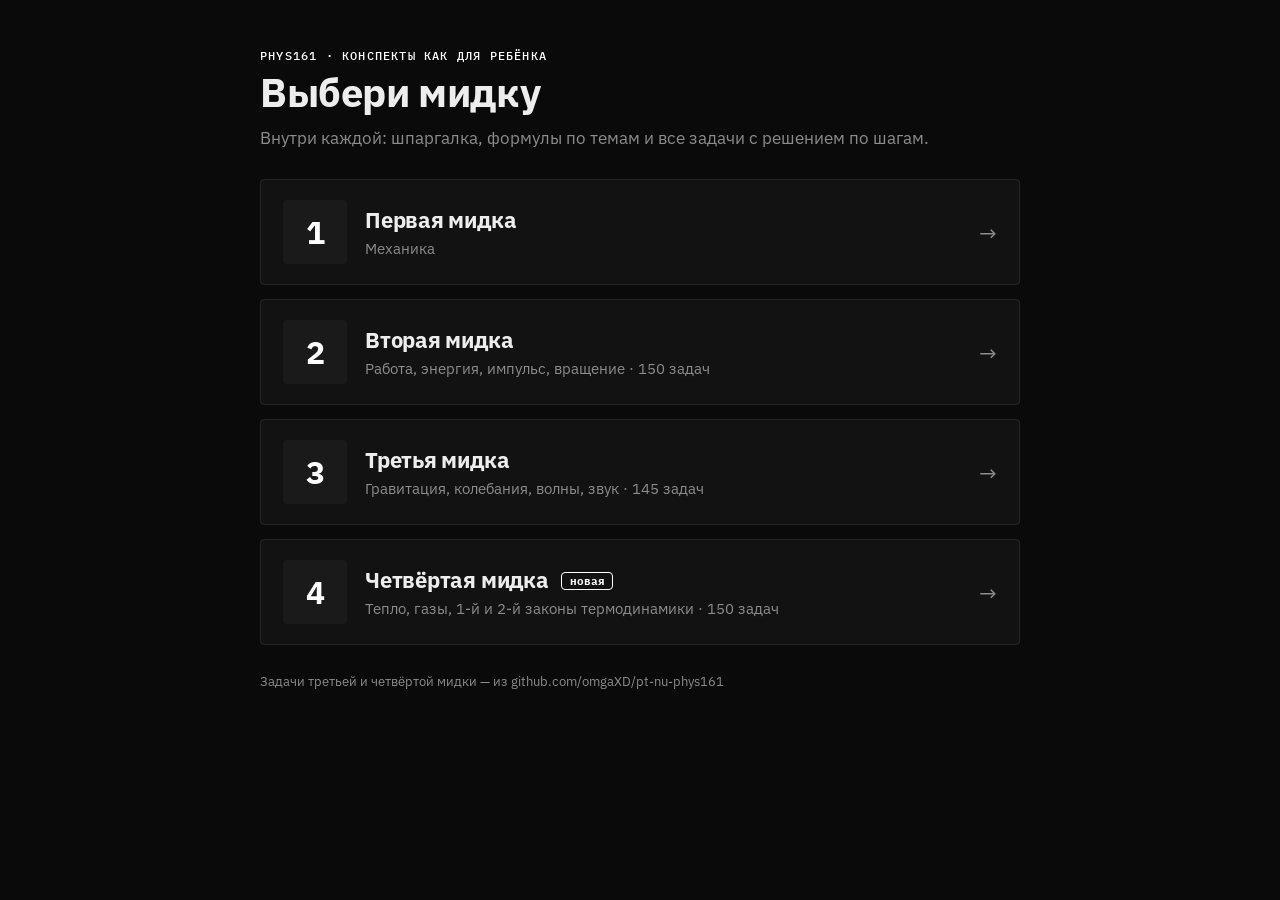
<file: index.html>
<!DOCTYPE html>
<html lang="ru">
<head>
<meta charset="utf-8"/>
<meta name="viewport" content="width=device-width, initial-scale=1"/>
<title>PHYS161 · Мидки</title>
<link rel="preconnect" href="https://fonts.googleapis.com"/>
<link rel="preconnect" href="https://fonts.gstatic.com" crossorigin/>
<link href="https://fonts.googleapis.com/css2?family=Fraunces:opsz,wght@9..144,600;9..144,700&family=IBM+Plex+Mono:wght@400;500&family=IBM+Plex+Sans:wght@400;500;600&display=swap" rel="stylesheet"/>
<style>
:root{
  --bg:#f2efe6; --surface:#ffffff; --ink:#23262b; --ink-muted:#63666f;
  --accent:#35625c; --accent-soft:#e3ebe7; --accent-2:#a9781f; --rule:#ddd7c8;
}
@media (prefers-color-scheme: dark){
  :root:not([data-theme="light"]){
    --bg:#1b1d1f; --surface:#242729; --ink:#e8e6df; --ink-muted:#9a9d9f;
    --accent:#7bb0a5; --accent-soft:#26332f; --accent-2:#dcae54; --rule:#37393c;
  }
}
:root[data-theme="dark"]{
  --bg:#1b1d1f; --surface:#242729; --ink:#e8e6df; --ink-muted:#9a9d9f;
  --accent:#7bb0a5; --accent-soft:#26332f; --accent-2:#dcae54; --rule:#37393c;
}
*{box-sizing:border-box;}
html,body{margin:0; background:var(--bg); color:var(--ink); color-scheme:light dark;}
body{font-family:"IBM Plex Sans", system-ui, sans-serif; padding:0 16px;}
.wrap{max-width:760px; margin:0 auto; padding:48px 0 40px; display:flex; flex-direction:column; gap:28px;}
.eyebrow{font-family:"IBM Plex Mono",monospace; font-size:12px; letter-spacing:.1em; text-transform:uppercase; color:var(--accent); font-weight:500;}
h1{font-family:"Fraunces", Georgia, serif; margin:6px 0 0; font-size:clamp(28px,6vw,40px); line-height:1.15;}
.lead{color:var(--ink-muted); font-size:17px; margin:10px 0 0; line-height:1.55;}
.cards{display:grid; gap:14px;}
a.card{display:grid; grid-template-columns:64px 1fr auto; align-items:center; gap:18px; padding:20px 22px;
  background:var(--surface); border:1px solid var(--rule); border-radius:16px; color:inherit; text-decoration:none;
  transition:border-color .15s, transform .15s;}
a.card:hover{border-color:var(--accent); transform:translateY(-2px);}
a.card:focus-visible{outline:2px solid var(--accent); outline-offset:3px;}
.num{width:64px; height:64px; border-radius:14px; background:var(--accent-soft); color:var(--accent);
  font-family:"Fraunces", Georgia, serif; font-size:32px; font-weight:700; display:grid; place-items:center;}
.card h2{font-family:"Fraunces", Georgia, serif; margin:0; font-size:22px;}
.card p{margin:4px 0 0; color:var(--ink-muted); font-size:15px; line-height:1.5;}
.arrow{color:var(--ink-muted); font-size:22px;}
.badge{display:inline-block; font-family:"IBM Plex Mono",monospace; font-size:11px; color:var(--accent-2); border:1px solid currentColor; border-radius:999px; padding:1px 8px; margin-left:8px; vertical-align:3px;}
footer{color:var(--ink-muted); font-size:13px;}
@media (max-width:480px){ a.card{grid-template-columns:48px 1fr; padding:16px;} .num{width:48px; height:48px; font-size:24px;} .arrow{display:none;} }
</style>
<link rel="stylesheet" href="theme.css"/>
</head>
<body>
<div class="wrap">
  <header>
    <div class="eyebrow">PHYS161 · Конспекты как для ребёнка</div>
    <h1>Выбери мидку</h1>
    <p class="lead">Внутри каждой: шпаргалка, формулы по темам и все задачи с решением по шагам.</p>
  </header>
  <nav class="cards">
    <a class="card" href="phys161.html">
      <div class="num">1</div>
      <div><h2>Первая мидка</h2><p>Механика</p></div>
      <div class="arrow">→</div>
    </a>
    <a class="card" href="ex2.html">
      <div class="num">2</div>
      <div><h2>Вторая мидка</h2><p>Работа, энергия, импульс, вращение · 150 задач</p></div>
      <div class="arrow">→</div>
    </a>
    <a class="card" href="ex3.html">
      <div class="num">3</div>
      <div><h2>Третья мидка</h2><p>Гравитация, колебания, волны, звук · 145 задач</p></div>
      <div class="arrow">→</div>
    </a>
    <a class="card" href="ex4.html">
      <div class="num">4</div>
      <div><h2>Четвёртая мидка <span class="badge">новая</span></h2><p>Тепло, газы, 1-й и 2-й законы термодинамики · 150 задач</p></div>
      <div class="arrow">→</div>
    </a>
  </nav>
  <footer>Задачи третьей и четвёртой мидки — из github.com/omgaXD/pt-nu-phys161</footer>
</div>
</body>
</html>
</file>
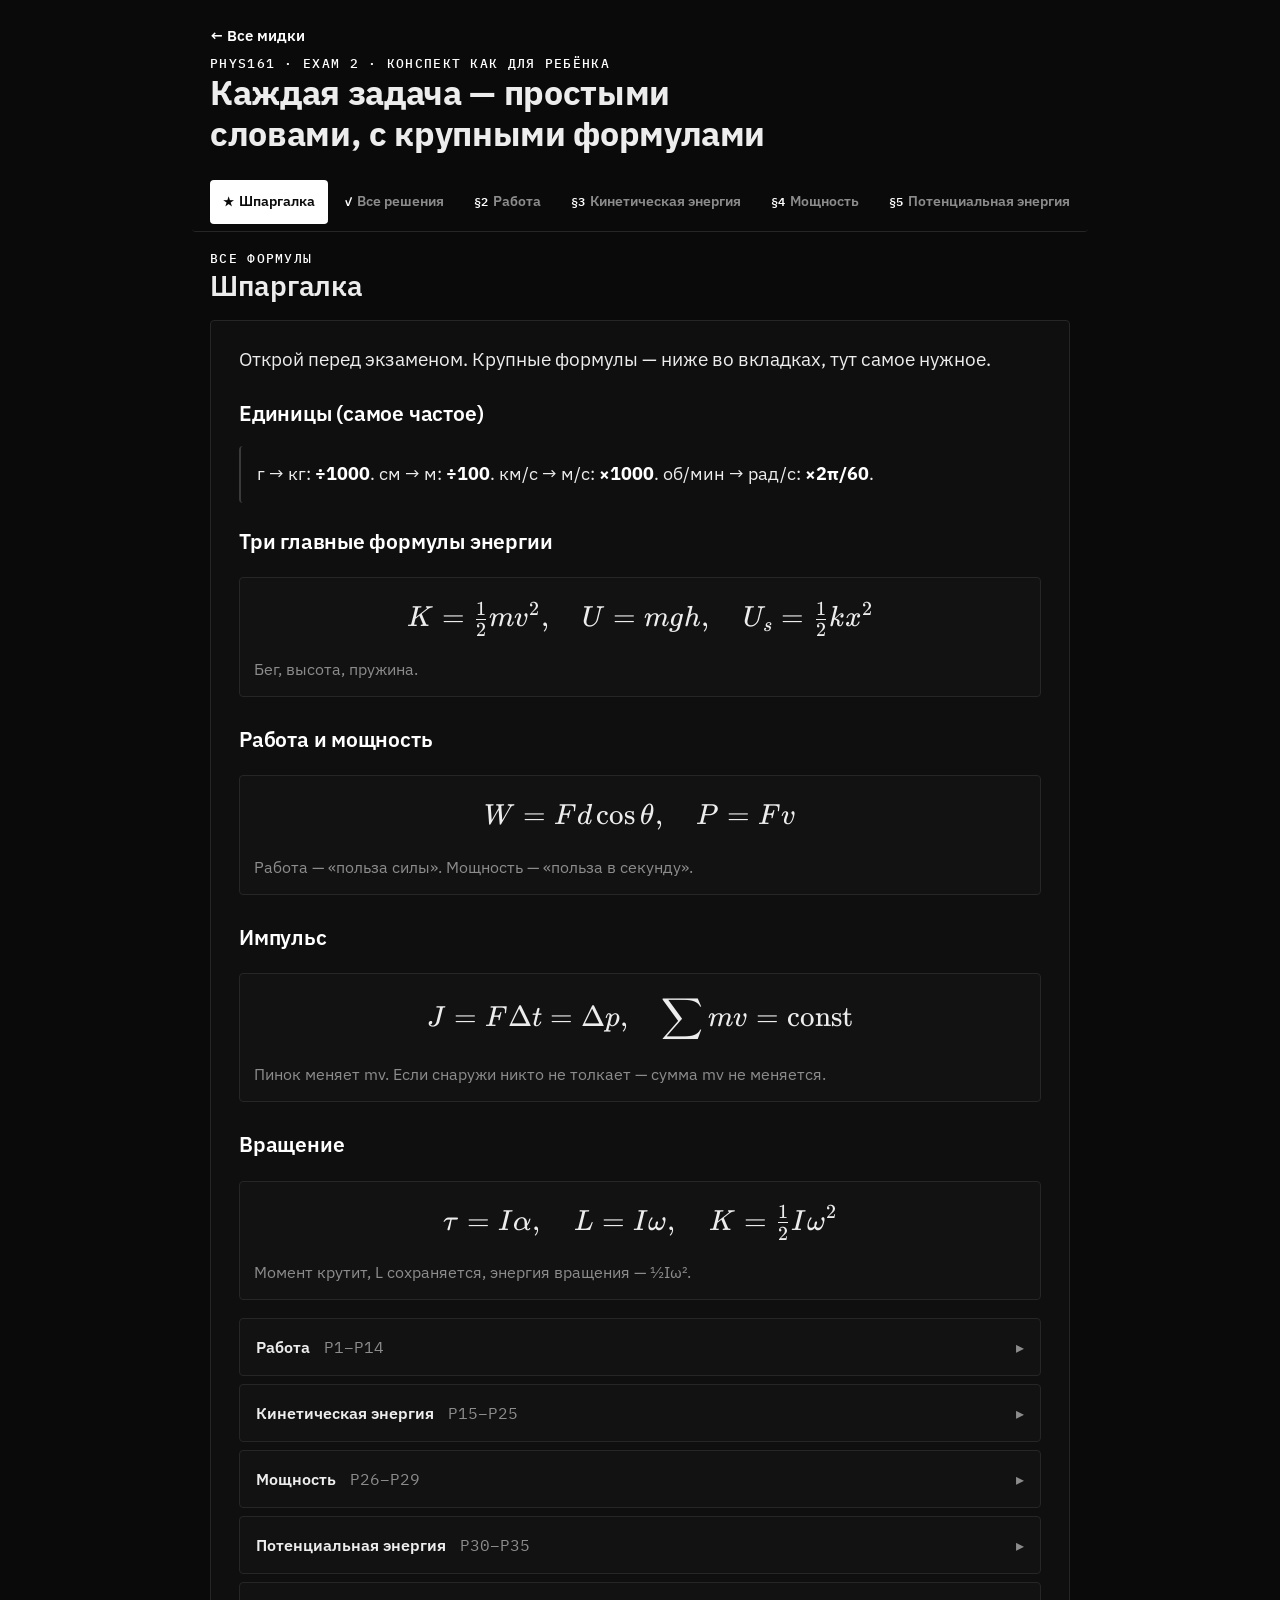
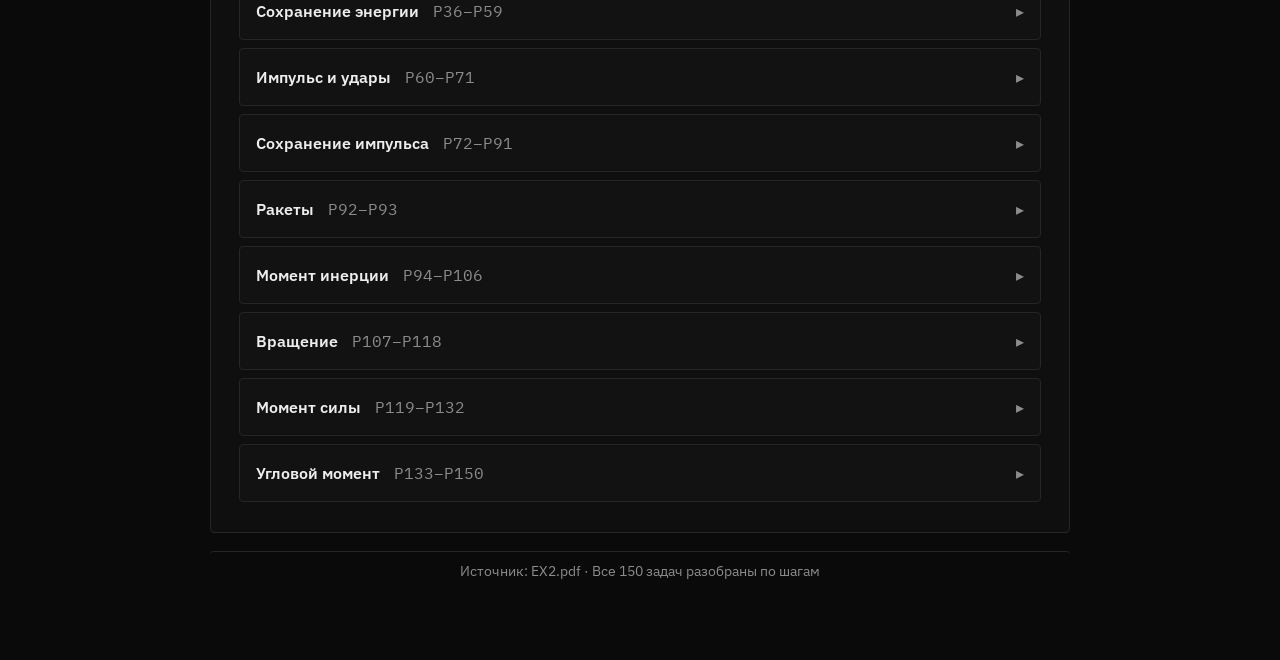
<file: ex2.html>
<!DOCTYPE html>
<html lang="ru">
<head>
<meta charset="utf-8"/>
<meta name="viewport" content="width=device-width, initial-scale=1"/>
<title>PHYS161 · Exam 2 · как для ребёнка</title>
<link rel="preconnect" href="https://fonts.googleapis.com"/>
<link rel="preconnect" href="https://fonts.gstatic.com" crossorigin/>
<link href="https://fonts.googleapis.com/css2?family=Fraunces:opsz,wght@9..144,600;9..144,700&family=IBM+Plex+Mono:wght@400;500;600&family=IBM+Plex+Sans:wght@400;500;600;700&display=swap" rel="stylesheet"/>
<link rel="stylesheet" href="vendor/katex/katex.min.css"/>
<script defer src="vendor/katex/katex.min.js"></script>
<script defer src="vendor/katex/auto-render.min.js"></script>
<style>

:root{
  --bg:#f2efe6; --surface:#ffffff; --ink:#23262b; --ink-muted:#63666f;
  --accent:#35625c; --accent-soft:#e3ebe7; --accent-2:#a9781f; --accent-2-soft:#f2e9d3;
  --rule:#ddd7c8; --story-bg:#fbf9f3; --warn:#a1432b; --warn-soft:#f6e6de;
}
@media (prefers-color-scheme: dark){
  :root:not([data-theme="light"]){
    --bg:#1b1d1f; --surface:#242729; --ink:#e8e6df; --ink-muted:#9a9d9f;
    --accent:#7bb0a5; --accent-soft:#26332f; --accent-2:#dcae54; --accent-2-soft:#33291a; --rule:#37393c; --story-bg:#20232a;
    --warn:#e08a6c; --warn-soft:#3a271f;
  }
}
:root[data-theme="dark"]{
  --bg:#1b1d1f; --surface:#242729; --ink:#e8e6df; --ink-muted:#9a9d9f;
  --accent:#7bb0a5; --accent-soft:#26332f; --accent-2:#dcae54; --accent-2-soft:#33291a; --rule:#37393c; --story-bg:#20232a;
  --warn:#e08a6c; --warn-soft:#3a271f;
}
*{box-sizing:border-box; -webkit-tap-highlight-color:transparent;}
html,body{margin:0; background:var(--bg); color-scheme:light dark;}
body{color:var(--ink); font-family:"IBM Plex Sans", system-ui, sans-serif; padding:0 18px; font-size:19px;}
.wrap{max-width:860px; margin:0 auto; padding-block:22px 80px; display:flex; flex-direction:column; gap:18px; width:100%;}
h1{font-family:"Fraunces", Georgia, serif; text-wrap:balance; margin:0; font-size:clamp(26px,5.5vw,34px); font-weight:700; line-height:1.2;}
h2{font-family:"Fraunces", Georgia, serif; margin:0; font-size:clamp(22px,5vw,28px); font-weight:600;}
h3{font-family:"Fraunces", Georgia, serif; margin:0; font-size:clamp(18px,4.2vw,21px); font-weight:600; color:var(--accent);}
.mono{font-family:"IBM Plex Mono", monospace;}
.eyebrow{font-family:"IBM Plex Mono",monospace; font-size:13px; letter-spacing:.1em; text-transform:uppercase; color:var(--accent); font-weight:500;}
.tabs{
  display:flex; gap:4px; overflow-x:auto; -webkit-overflow-scrolling:touch;
  position:sticky; top:0; background:var(--bg); padding:8px 0; z-index:5;
  border-bottom:1px solid var(--rule); margin:0 -18px; padding-inline:18px;
}
.tab-btn{
  font-family:"IBM Plex Sans",sans-serif; font-size:14px; font-weight:600; white-space:nowrap; flex:0 0 auto;
  padding:11px 13px; border:none; background:none; color:var(--ink-muted); cursor:pointer;
  border-bottom:2px solid transparent; margin-bottom:-1px; border-radius:8px 8px 0 0; min-height:44px;
}
.tab-btn .qn{font-family:"IBM Plex Mono",monospace; color:var(--accent); margin-right:5px; font-size:12px;}
.tab-btn.active{color:var(--accent); border-bottom-color:var(--accent); background:var(--accent-soft);}
.tab-panel{display:none; flex-direction:column; gap:16px; min-width:0;}
.tab-panel.active{display:flex;}
.story{
  background:var(--story-bg); border:1px solid var(--rule); border-radius:16px;
  padding:22px clamp(16px,4vw,28px); display:flex; flex-direction:column; gap:14px;
  font-size:18.5px; line-height:1.75; max-width:100%; min-width:0;
}
.story h3{margin-top:6px;}
.story p{margin:0;}
.story b{color:var(--accent);}
.kid{
  background:var(--accent-soft); border-radius:12px; padding:14px 16px; font-size:17.5px;
  border-left:4px solid var(--accent); line-height:1.65;
}
.warn{
  background:var(--warn-soft); border-radius:12px; padding:14px 16px; font-size:16.5px;
  border-left:4px solid var(--warn); line-height:1.65;
}
.warn b{color:var(--warn);}
.warn ul{margin:8px 0 0; padding-left:22px; display:flex; flex-direction:column; gap:6px;}
.story ol.steps{margin:0; padding-left:24px; display:flex; flex-direction:column; gap:8px; font-size:17.5px;}
.story ol.steps li::marker{color:var(--accent); font-weight:600;}
.refs{
  font-family:"IBM Plex Mono",monospace; font-size:13.5px; color:var(--accent-2);
  background:var(--accent-2-soft); display:inline-block; padding:4px 11px; border-radius:7px; margin-top:2px;
}
.fbox{
  background:var(--surface); border:1px solid var(--rule); border-radius:14px;
  padding:18px 14px 14px; margin:4px 0; min-width:0; max-width:100%;
}
.fbox .eqwrap{overflow-x:auto; overflow-y:hidden; padding-bottom:4px; -webkit-overflow-scrolling:touch;}
.fbox .eqwrap .katex-display{margin:4px 0;}
.fbox .eqwrap .katex{font-size:1.55em;}
.flegend{margin-top:12px; font-size:15.5px; color:var(--ink-muted); line-height:1.6; text-align:left;}
.flegend b{color:var(--ink);}
hr.soft{border:none; border-top:1px solid var(--rule); margin:4px 0;}
details.ref{border:1px solid var(--rule); border-radius:12px; background:var(--surface); overflow:hidden; min-width:0;}
.sec-divider{
  display:flex; align-items:baseline; gap:12px; margin:22px 0 10px; padding-bottom:8px;
  border-bottom:2px solid var(--accent-soft);
}
.sec-divider:first-of-type{margin-top:4px;}
.sec-divider h3{margin:0; font-size:20px;}
.sec-divider .range{color:var(--ink-muted); font-size:13.5px;}
details.prob{
  border:1px solid var(--rule); border-radius:12px; background:var(--surface);
  margin-bottom:9px; overflow:hidden; min-width:0;
}
details.prob > summary{
  list-style:none; cursor:pointer; padding:14px 16px; display:flex; align-items:baseline;
  gap:10px; flex-wrap:wrap; font-size:16.5px; line-height:1.45;
}
details.prob > summary::-webkit-details-marker{display:none;}
details.prob > summary::before{content:"▸"; color:var(--ink-muted); transition:transform .15s; flex:0 0 auto; font-size:18px;}
details.prob[open] > summary::before{transform:rotate(90deg);}
details.prob .pn{color:var(--accent); font-weight:700; font-size:15px; flex:0 0 auto;}
details.prob .ptext{flex:1 1 260px; min-width:0;}
details.prob .ans-badge{
  margin-left:auto; font-size:14px; color:var(--accent-2); background:var(--accent-2-soft);
  padding:4px 10px; border-radius:6px; flex:0 0 auto; font-weight:600;
}
.solution{padding:4px 18px 18px;}
.step-intro{margin:0 0 14px; font-size:17px; color:var(--ink); line-height:1.65; font-style:normal; background:var(--accent-soft); padding:12px 14px; border-radius:10px;}
ol.sol-steps{margin:0; padding-left:26px; display:flex; flex-direction:column; gap:14px;}
ol.sol-steps li{font-size:17px;}
ol.sol-steps li .eqwrap{overflow-x:auto; -webkit-overflow-scrolling:touch; margin-bottom:5px;}
ol.sol-steps li .eqwrap .katex{font-size:1.45em;}
ol.sol-steps li .stepnote{color:var(--ink-muted); font-size:15.5px; line-height:1.55;}
details.ref > summary{list-style:none; cursor:pointer; padding:14px 16px; font-weight:600; font-size:16px; display:flex; align-items:center; gap:8px;}
details.ref > summary::-webkit-details-marker{display:none;}
details.ref > summary::after{content:"▸"; margin-left:auto; color:var(--ink-muted); transition:transform .15s;}
details.ref[open] > summary::after{transform:rotate(90deg);}
.fbody{display:flex; flex-direction:column; gap:2px; padding:0 16px 16px;}
.frow{padding:12px 0; border-top:1px solid var(--rule); font-size:16.5px; min-width:0;}
.frow .eqwrap{overflow-x:auto; -webkit-overflow-scrolling:touch;}
.frow .eqwrap .katex{font-size:1.4em;}
.fbody .frow:first-of-type{border-top:none;}
.frow .note{font-size:15px; color:var(--ink-muted); margin-top:5px;}
.pbody{padding:0 16px 10px;}
ol.problems{list-style:none; margin:0; padding:0; display:flex; flex-direction:column;}
ol.problems li{display:grid; grid-template-columns:42px 1fr; gap:12px; padding:12px 0; border-top:1px solid var(--rule); font-size:16px; line-height:1.55;}
ol.problems li:first-child{border-top:none;}
ol.problems li .pn{font-family:"IBM Plex Mono",monospace; color:var(--accent); font-weight:700; font-size:14px;}
ol.problems li .ans{display:inline-block; margin-top:6px; font-family:"IBM Plex Mono",monospace; font-size:14px; color:var(--accent-2); background:var(--accent-2-soft); padding:3px 9px; border-radius:6px; font-weight:600;}
footer{color:var(--ink-muted); font-size:14px; text-align:center; padding-top:10px; border-top:1px solid var(--rule);}
@media (max-width:420px){
  body{font-size:17.5px;}
  .story{font-size:17px; padding:16px 13px;}
  .fbox .eqwrap .katex{font-size:1.25em;}
}

</style>
<link rel="stylesheet" href="theme.css"/>
</head>
<body>
<div class="wrap">
  <div>
    <a class="back" href="index.html" style="display:inline-block;color:var(--accent);text-decoration:none;font-weight:600;font-size:15px;margin-bottom:10px;">← Все мидки</a>
    <div class="eyebrow">PHYS161 · Exam 2 · Конспект как для ребёнка</div>
    <h1>Каждая задача — простыми словами, с крупными формулами</h1>
  </div>
  <div class="tabs" id="tabs"></div>
  <div id="panels"></div>
  <footer>Источник: EX2.pdf · Все 150 задач разобраны по шагам</footer>
</div>
<script>
const DATA = [{"id": "cheat", "title": "Шпаргалка", "range": "все формулы", "isCheatSheet": true, "formulas": [], "problems": [], "story": "\n  <p>Открой перед экзаменом. Крупные формулы — ниже во вкладках, тут самое нужное.</p>\n  <h3>Единицы (самое частое)</h3>\n  <div class=\"kid\">г → кг: <b>÷1000</b>. см → м: <b>÷100</b>. км/с → м/с: <b>×1000</b>. об/мин → рад/с: <b>×2π/60</b>.</div>\n  <h3>Три главные формулы энергии</h3>\n  <div class=\"fbox\"><div class=\"eqwrap\">\\[K=\\tfrac12 mv^2,\\quad U=mgh,\\quad U_s=\\tfrac12 kx^2\\]</div><div class=\"flegend\">Бег, высота, пружина.</div></div>\n  <h3>Работа и мощность</h3>\n  <div class=\"fbox\"><div class=\"eqwrap\">\\[W=Fd\\cos\\theta,\\quad P=Fv\\]</div><div class=\"flegend\">Работа — «польза силы». Мощность — «польза в секунду».</div></div>\n  <h3>Импульс</h3>\n  <div class=\"fbox\"><div class=\"eqwrap\">\\[J=F\\Delta t=\\Delta p,\\quad \\sum mv=\\text{const}\\]</div><div class=\"flegend\">Пинок меняет mv. Если снаружи никто не толкает — сумма mv не меняется.</div></div>\n  <h3>Вращение</h3>\n  <div class=\"fbox\"><div class=\"eqwrap\">\\[\\tau=I\\alpha,\\quad L=I\\omega,\\quad K=\\tfrac12 I\\omega^2\\]</div><div class=\"flegend\">Момент крутит, L сохраняется, энергия вращения — ½Iω².</div></div>\n  <div id=\"allformulas\"></div>\n"}, {"id": "solutions", "title": "Все решения", "range": "P1–P150", "isSolutionsTab": true, "formulas": [], "problems": [], "story": "<p>Каждая задача свёрнута — нажми, чтобы увидеть шаги «как для ребёнка». Ответ в жёлтом бейдже справа.</p><div class=\"sec-divider\"><h3>Работа</h3><span class=\"range mono\">P1–P14</span></div><details class=\"prob\"><summary><span class=\"pn mono\">P1</span><span class=\"ptext\">Determine the work necessary to push (not pull) a mass of 66.5 kg horizontally at a distance of 2.6 m by a force of 73.8 N on a horizontal frictionless surface.</span><span class=\"ans-badge mono\">191.88 J</span></summary><div class=\"solution\"><p class=\"step-intro\">Представь: ты толкаешь коробку ровно вперёд. Сила смотрит туда же, куда едет коробка — значит вся сила «работает». Масса тут вообще не нужна: трения нет, угол = 0°.</p><ol class=\"sol-steps\"><li><div class=\"eqwrap\">\\(W=F\\,d=73.8\\times 2.6=191.88\\ \\text{J}\\)</div><div class=\"stepnote\">работа = сила × путь, потому что cos0°=1</div></li></ol></div></details><details class=\"prob\"><summary><span class=\"pn mono\">P2</span><span class=\"ptext\">Determine the work necessary to push a mass of 25 kg a distance of 3.4 m along a horizontal frictionless surface by a force of 73 N directed at an angle of 20° below the horizontal.</span><span class=\"ans-badge mono\">233.232 J</span></summary><div class=\"solution\"><p class=\"step-intro\">Сила смотрит чуть вниз. Только «горизонтальный кусочек» силы толкает коробку вперёд. Этот кусочек = F cos20°.</p><ol class=\"sol-steps\"><li><div class=\"eqwrap\">\\(W=F\\cos 20^\\circ\\cdot d=73\\cos 20^\\circ\\cdot 3.4\\approx 233.232\\ \\text{J}\\)</div><div class=\"stepnote\">берём только часть силы вдоль пути</div></li></ol></div></details><details class=\"prob\"><summary><span class=\"pn mono\">P3</span><span class=\"ptext\">Find the magnitude of work to be done lifting the mass of 1.5 kg from height 0.3 m up to 1.4 m. g=9.8 m/s².</span><span class=\"ans-badge mono\">16.17 J</span></summary><div class=\"solution\"><p class=\"step-intro\">Ты поднимаешь игрушку выше. Насколько выше? На Δh. Работа против гравитации = вес × подъём.</p><ol class=\"sol-steps\"><li><div class=\"eqwrap\">\\(\\Delta h=1.4-0.3=1.1\\ \\text{m}\\)</div><div class=\"stepnote\">на сколько подняли</div></li><li><div class=\"eqwrap\">\\(|W|=mg\\Delta h=1.5\\times 9.8\\times 1.1=16.17\\ \\text{J}\\)</div><div class=\"stepnote\">сила тяжести × высота подъёма</div></li></ol></div></details><details class=\"prob\"><summary><span class=\"pn mono\">P4</span><span class=\"ptext\">A small particle of mass 400 g is pulled to the top of a frictionless half-cylinder of radius 1 m by a cord at constant speed. Find the work done by F. g=9.8.</span><span class=\"ans-badge mono\">3.92 J</span></summary><div class=\"solution\"><p class=\"step-intro\">Скорость постоянная → кинетическая энергия не меняется. Значит работа силы F ровно отменяет работу тяжести. Частица поднялась на высоту R (с низа полукруга на верх).</p><ol class=\"sol-steps\"><li><div class=\"eqwrap\">\\(m=0.4\\ \\text{kg}\\)</div><div class=\"stepnote\">граммы → килограммы</div></li><li><div class=\"eqwrap\">\\(W_F=-W_g=mgR=0.4\\times 9.8\\times 1=3.92\\ \\text{J}\\)</div><div class=\"stepnote\">F делает положительную работу, равную mgR</div></li></ol></div></details><details class=\"prob\"><summary><span class=\"pn mono\">P5</span><span class=\"ptext\">A small particle of mass 0.6 kg is pulled at constant speed to the top of a frictionless half-cylinder of radius 1.55 m. Find the work done by gravity. g=9.8.</span><span class=\"ans-badge mono\">−9.114 J</span></summary><div class=\"solution\"><p class=\"step-intro\">Гравитация всегда тянет вниз, а частица едет вверх — значит гравитация «мешает» и делает отрицательную работу.</p><ol class=\"sol-steps\"><li><div class=\"eqwrap\">\\(W_g=-mgR=-0.6\\times 9.8\\times 1.55=-9.114\\ \\text{J}\\)</div><div class=\"stepnote\">минус, потому что сила и путь «в разные стороны» по высоте</div></li></ol></div></details><details class=\"prob\"><summary><span class=\"pn mono\">P6</span><span class=\"ptext\">When a 4.5 kg object is hung on a spring, it stretches 1.5 cm. If removed, how much work must an external agent do to stretch the same spring 4.5 cm from unstretched? g=9.8.</span><span class=\"ans-badge mono\">2.97675 J</span></summary><div class=\"solution\"><p class=\"step-intro\">Сначала по весу находим «жёсткость» пружины k (как тугая резинка). Потом работа на растяжение = ½kx².</p><ol class=\"sol-steps\"><li><div class=\"eqwrap\">\\(x_1=0.015\\ \\text{m},\\quad mg=kx_1\\Rightarrow k=\\dfrac{4.5\\times 9.8}{0.015}=2940\\ \\text{N/m}\\)</div><div class=\"stepnote\">вес растянул пружину — нашли k</div></li><li><div class=\"eqwrap\">\\(W=\\tfrac12 k x_2^2=\\tfrac12\\cdot 2940\\cdot(0.045)^2=2.97675\\ \\text{J}\\)</div><div class=\"stepnote\">работа внешней силы на растяжение</div></li></ol></div></details><details class=\"prob\"><summary><span class=\"pn mono\">P7</span><span class=\"ptext\">A woman steps on a bathroom scale. Spring compressed 1 cm, total work on the spring is 3.1 J. Find her mass. g=9.8.</span><span class=\"ans-badge mono\">63.265306122449 kg</span></summary><div class=\"solution\"><p class=\"step-intro\">Работа на сжатие пружины = ½kx². Из неё находим k, потом из равновесия mg=kx находим массу.</p><ol class=\"sol-steps\"><li><div class=\"eqwrap\">\\(W=\\tfrac12 kx^2\\Rightarrow k=\\dfrac{2W}{x^2}=\\dfrac{2\\cdot 3.1}{(0.01)^2}=62000\\ \\text{N/m}\\)</div><div class=\"stepnote\">из работы → k</div></li><li><div class=\"eqwrap\">\\(m=\\dfrac{kx}{g}=\\dfrac{62000\\cdot 0.01}{9.8}\\approx 63.265\\ \\text{kg}\\)</div><div class=\"stepnote\">в равновесии вес = сила пружины</div></li></ol></div></details><details class=\"prob\"><summary><span class=\"pn mono\">P8</span><span class=\"ptext\">A woman of mass 80.5 kg steps on a scale. Spring compressed 1.35 cm. Find total work done on the spring. g=9.8.</span><span class=\"ans-badge mono\">5.32508 J</span></summary><div class=\"solution\"><p class=\"step-intro\">Сначала k из равновесия, потом работа ½kx².</p><ol class=\"sol-steps\"><li><div class=\"eqwrap\">\\(k=\\dfrac{mg}{x}=\\dfrac{80.5\\times 9.8}{0.0135}\\approx 58437\\ \\text{N/m}\\)</div><div class=\"stepnote\">нашли жёсткость</div></li><li><div class=\"eqwrap\">\\(W=\\tfrac12 kx^2\\approx 5.32508\\ \\text{J}\\)</div><div class=\"stepnote\">работа сжатия пружины</div></li></ol></div></details><details class=\"prob\"><summary><span class=\"pn mono\">P9</span><span class=\"ptext\">Farmer pulls a sled 20 m. Tractor force 4700 N at 34.2° above horizontal, friction 3400 N. Find total work by all forces.</span><span class=\"ans-badge mono\">9745.5739818088 J</span></summary><div class=\"solution\"><p class=\"step-intro\">Сложи работы всех сил. Вес и нормаль перпендикулярны пути → их работа 0. Остаются трактор и трение.</p><ol class=\"sol-steps\"><li><div class=\"eqwrap\">\\(W_F=F\\cos\\theta\\cdot d=4700\\cos 34.2^\\circ\\cdot 20\\)</div><div class=\"stepnote\">горизонтальная часть силы трактора</div></li><li><div class=\"eqwrap\">\\(W_f=-f d=-3400\\cdot 20\\)</div><div class=\"stepnote\">трение против движения</div></li><li><div class=\"eqwrap\">\\(W_\\text{tot}=W_F+W_f\\approx 9745.57\\ \\text{J}\\)</div><div class=\"stepnote\">сумма работ = полная работа</div></li></ol></div></details><details class=\"prob\"><summary><span class=\"pn mono\">P10</span><span class=\"ptext\">Farmer pulls sled 19.5 m. Friction 3750 N opposing. Find work done by friction.</span><span class=\"ans-badge mono\">−73125 J</span></summary><div class=\"solution\"><p class=\"step-intro\">Трение всегда против пути. Работа = − (сила трения)×путь.</p><ol class=\"sol-steps\"><li><div class=\"eqwrap\">\\(W_f=-f d=-3750\\times 19.5=-73125\\ \\text{J}\\)</div><div class=\"stepnote\">минус обязателен</div></li></ol></div></details><details class=\"prob\"><summary><span class=\"pn mono\">P11</span><span class=\"ptext\">Two forces of equal magnitude 7 N move an object on a horizontal surface a distance d=8.5 m. Determine the work required.</span><span class=\"ans-badge mono\">84.1457 J</span></summary><div class=\"solution\"><p class=\"step-intro\">На картинке обычно две одинаковые силы под углом 45° к пути (или симметрично). В работу идёт только часть вдоль пути: каждая даёт F cos45°.</p><ol class=\"sol-steps\"><li><div class=\"eqwrap\">\\(W=2\\cdot F\\cdot d\\cdot\\cos 45^\\circ=2\\cdot 7\\cdot 8.5\\cdot\\dfrac{\\sqrt2}{2}\\approx 84.1457\\ \\text{J}\\)</div><div class=\"stepnote\">две силы, у каждой «полезная» часть F/√2</div></li></ol></div></details><details class=\"prob\"><summary><span class=\"pn mono\">P12</span><span class=\"ptext\">Luggage handler pulls 24-kg suitcase up ramp 29° by force F=165 N parallel to ramp, μk=0.36, distance 3.1 m. Work by F?</span><span class=\"ans-badge mono\">511.5 J</span></summary><div class=\"solution\"><p class=\"step-intro\">Сила F параллельна пандусу — значит угол с путём 0°. Работа силы F просто F×d. Трение и масса для ЭТОГО вопроса не нужны!</p><ol class=\"sol-steps\"><li><div class=\"eqwrap\">\\(W_F=F d=165\\times 3.1=511.5\\ \\text{J}\\)</div><div class=\"stepnote\">сила вдоль пути → просто умножь</div></li></ol></div></details><details class=\"prob\"><summary><span class=\"pn mono\">P13</span><span class=\"ptext\">18-kg suitcase up ramp 28°, F=195 N parallel, μk=0.35, travels 3.5 m. Work by friction? g=9.8.</span><span class=\"ans-badge mono\">−190.796 J</span></summary><div class=\"solution\"><p class=\"step-intro\">Трение = μk × N. На пандусе N = mg cosθ (не весь вес!). Работа трения отрицательная.</p><ol class=\"sol-steps\"><li><div class=\"eqwrap\">\\(N=mg\\cos 28^\\circ\\)</div><div class=\"stepnote\">нормаль на наклонной</div></li><li><div class=\"eqwrap\">\\(f=\\mu_k N=0.35\\cdot 18\\cdot 9.8\\cos 28^\\circ\\)</div><div class=\"stepnote\">сила трения</div></li><li><div class=\"eqwrap\">\\(W_f=-f d\\approx -190.796\\ \\text{J}\\)</div><div class=\"stepnote\">против движения → минус</div></li></ol></div></details><details class=\"prob\"><summary><span class=\"pn mono\">P14</span><span class=\"ptext\">18-kg suitcase up ramp 31°, travels 4.1 m. Magnitude of work by gravity? g=9.8.</span><span class=\"ans-badge mono\">372.49613729795 J</span></summary><div class=\"solution\"><p class=\"step-intro\">Гравитация меняет только высоту. Высота = d sinθ. |W_g|=mgh.</p><ol class=\"sol-steps\"><li><div class=\"eqwrap\">\\(h=d\\sin 31^\\circ=4.1\\sin 31^\\circ\\)</div><div class=\"stepnote\">насколько поднялись</div></li><li><div class=\"eqwrap\">\\(|W_g|=mgh=18\\times 9.8\\times h\\approx 372.496\\ \\text{J}\\)</div><div class=\"stepnote\">magnitude = без знака минус</div></li></ol></div></details><div class=\"sec-divider\"><h3>Кинетическая энергия</h3><span class=\"range mono\">P15–P25</span></div><details class=\"prob\"><summary><span class=\"pn mono\">P15</span><span class=\"ptext\">In a gun, 11 g bullet accelerated from rest to 751 m/s over 37 cm. Magnitude of average net force?</span><span class=\"ans-badge mono\">8383.7986486486 N</span></summary><div class=\"solution\"><p class=\"step-intro\">Пуля получает кинетическую энергию. Эта энергия = работа силы = F×d. Значит F = K/d.</p><ol class=\"sol-steps\"><li><div class=\"eqwrap\">\\(m=0.011\\ \\text{kg},\\ d=0.37\\ \\text{m}\\)</div><div class=\"stepnote\">в СИ</div></li><li><div class=\"eqwrap\">\\(K=\\tfrac12 mv^2=\\tfrac12\\cdot 0.011\\cdot 751^2\\)</div><div class=\"stepnote\">энергия пули</div></li><li><div class=\"eqwrap\">\\(F=\\dfrac{K}{d}\\approx 8383.80\\ \\text{N}\\)</div><div class=\"stepnote\">работа = сила × путь</div></li></ol></div></details><details class=\"prob\"><summary><span class=\"pn mono\">P16</span><span class=\"ptext\">17.5 g bullet from rest to 756 m/s over 61.5 cm. Time inside the gun?</span><span class=\"ans-badge mono\">0.00162698 s</span></summary><div class=\"solution\"><p class=\"step-intro\">Разгон равномерный: средняя скорость = v/2. Время = путь / средняя скорость.</p><ol class=\"sol-steps\"><li><div class=\"eqwrap\">\\(d=0.615\\ \\text{m}\\)</div><div class=\"stepnote\">см → м</div></li><li><div class=\"eqwrap\">\\(t=\\dfrac{d}{v/2}=\\dfrac{2d}{v}=\\dfrac{2\\cdot 0.615}{756}\\approx 0.001627\\ \\text{s}\\)</div><div class=\"stepnote\">из покоя средняя скорость половина</div></li></ol></div></details><details class=\"prob\"><summary><span class=\"pn mono\">P17</span><span class=\"ptext\">11 g bullet from rest to 754 m/s. Work done on the bullet?</span><span class=\"ans-badge mono\">3126.84 J</span></summary><div class=\"solution\"><p class=\"step-intro\">Работа = прирост кинетической энергии. Было 0, стало ½mv².</p><ol class=\"sol-steps\"><li><div class=\"eqwrap\">\\(W=\\tfrac12 mv^2=\\tfrac12\\cdot 0.011\\cdot 754^2=3126.84\\ \\text{J}\\)</div><div class=\"stepnote\">теорема о кинетической энергии</div></li></ol></div></details><details class=\"prob\"><summary><span class=\"pn mono\">P18</span><span class=\"ptext\">Meteor mass 1.6×10⁸ kg hits at 12 km/s. Kinetic energy delivered?</span><span class=\"ans-badge mono\">1.152E+16 J</span></summary><div class=\"solution\"><p class=\"step-intro\">Просто ½mv², но скорость в м/с: 12 км/с = 12000 м/с.</p><ol class=\"sol-steps\"><li><div class=\"eqwrap\">\\(v=12000\\ \\text{m/s}\\)</div><div class=\"stepnote\">км/с → м/с</div></li><li><div class=\"eqwrap\">\\(K=\\tfrac12\\cdot 1.6\\times 10^8\\cdot 12000^2=1.152\\times 10^{16}\\ \\text{J}\\)</div><div class=\"stepnote\">огромная энергия</div></li></ol></div></details><details class=\"prob\"><summary><span class=\"pn mono\">P19</span><span class=\"ptext\">Proton mass = 1836 × electron mass. Electron KE = 3.55×10⁻¹⁶ J. Proton same speed — its KE?</span><span class=\"ans-badge mono\">6.5178E-13 J</span></summary><div class=\"solution\"><p class=\"step-intro\">Одинаковая скорость → кинетическая энергия пропорциональна массе. Протон тяжелее в 1836 раз → энергия больше в 1836 раз.</p><ol class=\"sol-steps\"><li><div class=\"eqwrap\">\\(K_p=1836\\cdot K_e=1836\\cdot 3.55\\times 10^{-16}=6.5178\\times 10^{-13}\\ \\text{J}\\)</div><div class=\"stepnote\">K ∝ m при одном v</div></li></ol></div></details><details class=\"prob\"><summary><span class=\"pn mono\">P20</span><span class=\"ptext\">Proton mass = 1836 × electron. Electron KE = 4.3×10⁻¹⁶ J. Same momentum — proton KE?</span><span class=\"ans-badge mono\">2.34205e-19 J</span></summary><div class=\"solution\"><p class=\"step-intro\">Одинаковый импульс p. Но K=p²/(2m). Протон тяжелее → при том же p энергия МЕНЬШЕ в 1836 раз.</p><ol class=\"sol-steps\"><li><div class=\"eqwrap\">\\(K=\\dfrac{p^2}{2m}\\Rightarrow K_p=\\dfrac{K_e}{1836}\\approx 2.342\\times 10^{-19}\\ \\text{J}\\)</div><div class=\"stepnote\">тяжелее → медленнее при том же p</div></li></ol></div></details><details class=\"prob\"><summary><span class=\"pn mono\">P21</span><span class=\"ptext\">Proton speed 1×10⁶ m/s. Electron same KE — what speed?</span><span class=\"ans-badge mono\">42848570.57 m/s</span></summary><div class=\"solution\"><p class=\"step-intro\">½ m_e v_e² = ½ m_p v_p² → v_e = v_p √(m_p/m_e) = v_p √1836.</p><ol class=\"sol-steps\"><li><div class=\"eqwrap\">\\(v_e=v_p\\sqrt{1836}=10^6\\sqrt{1836}\\approx 4.285\\times 10^7\\ \\text{m/s}\\)</div><div class=\"stepnote\">электрон легче → должен лететь быстрее</div></li></ol></div></details><details class=\"prob\"><summary><span class=\"pn mono\">P22</span><span class=\"ptext\">Proton speed 5.5×10⁴ m/s. Electron same momentum — speed?</span><span class=\"ans-badge mono\">1.0098e+08 m/s</span></summary><div class=\"solution\"><p class=\"step-intro\">m_e v_e = m_p v_p → v_e = v_p × 1836.</p><ol class=\"sol-steps\"><li><div class=\"eqwrap\">\\(v_e=1836\\cdot 5.5\\times 10^4\\approx 1.0098\\times 10^8\\ \\text{m/s}\\)</div><div class=\"stepnote\">тот же импульс, масса крошечная → огромная скорость</div></li></ol></div></details><details class=\"prob\"><summary><span class=\"pn mono\">P23</span><span class=\"ptext\">4 kg object velocity (2î+2ĵ) → (8î+5ĵ) m/s. Net work?</span><span class=\"ans-badge mono\">162 J</span></summary><div class=\"solution\"><p class=\"step-intro\">Работа = изменение кинетической энергии. Считай K до и K после (скорость = длина вектора).</p><ol class=\"sol-steps\"><li><div class=\"eqwrap\">\\(v_i^2=2^2+2^2=8,\\quad v_f^2=8^2+5^2=89\\)</div><div class=\"stepnote\">квадрат скорости = сумма квадратов компонент</div></li><li><div class=\"eqwrap\">\\(W=\\Delta K=\\tfrac12 m(v_f^2-v_i^2)=\\tfrac12\\cdot 4\\cdot(89-8)=162\\ \\text{J}\\)</div><div class=\"stepnote\">теорема работ-энергии</div></li></ol></div></details><details class=\"prob\"><summary><span class=\"pn mono\">P24</span><span class=\"ptext\">2 kg object (2î+1ĵ) → (7î+8ĵ) m/s. Magnitude of change in momentum?</span><span class=\"ans-badge mono\">17.2047 kg m/s</span></summary><div class=\"solution\"><p class=\"step-intro\">Импульс p=mv. Изменение Δp = m(v_f − v_i). Потом длина этого вектора.</p><ol class=\"sol-steps\"><li><div class=\"eqwrap\">\\(\\Delta\\vec v=(5\\hat i+7\\hat j)\\ \\text{m/s}\\)</div><div class=\"stepnote\">разность скоростей</div></li><li><div class=\"eqwrap\">\\(|\\Delta p|=m\\sqrt{5^2+7^2}=2\\sqrt{74}\\approx 17.205\\ \\text{kg·m/s}\\)</div><div class=\"stepnote\">модуль изменения импульса</div></li></ol></div></details><details class=\"prob\"><summary><span class=\"pn mono\">P25</span><span class=\"ptext\">Professor+chair 87 kg pushed 2.6 m up 26° ramp by horizontal 500 N. Bottom speed 2.4 m/s. Speed at top? Frictionless. g=9.8.</span><span class=\"ans-badge mono\">3.206 m/s</span></summary><div class=\"solution\"><p class=\"step-intro\">Энергия: работа студентов = прирост K + прирост U. Сила горизонтальная, путь по наклонной → угол между ними = 26°.</p><ol class=\"sol-steps\"><li><div class=\"eqwrap\">\\(W=F\\cos 26^\\circ\\cdot d\\)</div><div class=\"stepnote\">работа горизонтальной силы на наклонном пути</div></li><li><div class=\"eqwrap\">\\(W=\\Delta K+\\Delta U=\\tfrac12 m(v^2-v_0^2)+mg(d\\sin 26^\\circ)\\)</div><div class=\"stepnote\">куда ушла работа</div></li><li><div class=\"eqwrap\">\\(v\\approx 3.206\\ \\text{m/s}\\)</div><div class=\"stepnote\">решаем уравнение относительно v</div></li></ol></div></details><div class=\"sec-divider\"><h3>Мощность</h3><span class=\"range mono\">P26–P29</span></div><details class=\"prob\"><summary><span class=\"pn mono\">P26</span><span class=\"ptext\">Electric engine pulls 1800 kg block at constant 2.86 m/s up 21° incline, μk=0.69. Power? g=9.8.</span><span class=\"ans-badge mono\">50578.47 W</span></summary><div class=\"solution\"><p class=\"step-intro\">Скорость постоянная → сила двигателя = сила «мешалки» (тяжесть вдоль склона + трение). Мощность = F×v.</p><ol class=\"sol-steps\"><li><div class=\"eqwrap\">\\(F=mg\\sin\\theta+\\mu_k mg\\cos\\theta\\)</div><div class=\"stepnote\">сила вверх по склону</div></li><li><div class=\"eqwrap\">\\(P=Fv\\approx 50578\\ \\text{W}\\)</div><div class=\"stepnote\">мощность при постоянной скорости</div></li></ol></div></details><details class=\"prob\"><summary><span class=\"pn mono\">P27</span><span class=\"ptext\">Waterfall 62 m high, water rate 5.4×10⁵ kg/s. Electrical power if all PE converted? g=9.8.</span><span class=\"ans-badge mono\">328104000 W</span></summary><div class=\"solution\"><p class=\"step-intro\">Каждый килограмм воды «приносит» энергию mgh. За секунду приходит (dm/dt)·gh ватт.</p><ol class=\"sol-steps\"><li><div class=\"eqwrap\">\\(P=\\dot m\\, g h=5.4\\times 10^5\\cdot 9.8\\cdot 62=3.28104\\times 10^8\\ \\text{W}\\)</div><div class=\"stepnote\">мощность = энергия в секунду</div></li></ol></div></details><details class=\"prob\"><summary><span class=\"pn mono\">P28</span><span class=\"ptext\">Waterfall 81 m produces 43 MW. Average water rate? g=9.8.</span><span class=\"ans-badge mono\">54169.8 kg/s</span></summary><div class=\"solution\"><p class=\"step-intro\">Наоборот: из P = ṁgh находим ṁ.</p><ol class=\"sol-steps\"><li><div class=\"eqwrap\">\\(\\dot m=\\dfrac{P}{gh}=\\dfrac{43\\times 10^6}{9.8\\cdot 81}\\approx 54169.8\\ \\text{kg/s}\\)</div><div class=\"stepnote\">сколько кг воды в секунду</div></li></ol></div></details><details class=\"prob\"><summary><span class=\"pn mono\">P29</span><span class=\"ptext\">Heart pumps 7450 liters/day of blood, lift height 1.77 m, density 1.05×10³ kg/m³. Power in watts? g=9.8. 1 L=0.001 m³.</span><span class=\"ans-badge mono\">1.571 W</span></summary><div class=\"solution\"><p class=\"step-intro\">Сначала масса крови за день, потом работа mgh, потом делим на секунды в сутках.</p><ol class=\"sol-steps\"><li><div class=\"eqwrap\">\\(V=7450\\times 0.001=7.45\\ \\text{m}^3,\\ m=\\rho V\\)</div><div class=\"stepnote\">объём → масса</div></li><li><div class=\"eqwrap\">\\(W=mgh,\\quad P=\\dfrac{W}{86400}\\approx 1.571\\ \\text{W}\\)</div><div class=\"stepnote\">работа за день / 86400 с</div></li></ol></div></details><div class=\"sec-divider\"><h3>Потенциальная энергия</h3><span class=\"range mono\">P30–P35</span></div><details class=\"prob\"><summary><span class=\"pn mono\">P30</span><span class=\"ptext\">U(x)=α x⁴, α=2.7 J/m⁴. Force magnitude at x=−0.2 m?</span><span class=\"ans-badge mono\">0.0864 N</span></summary><div class=\"solution\"><p class=\"step-intro\">Сила = минус производная потенциальной энергии. Как горка: сила толкает «вниз с горки».</p><ol class=\"sol-steps\"><li><div class=\"eqwrap\">\\(F=-\\dfrac{dU}{dx}=-4\\alpha x^3\\)</div><div class=\"stepnote\">правило: F = −dU/dx</div></li><li><div class=\"eqwrap\">\\(|F|=4\\cdot 2.7\\cdot(0.2)^3=0.0864\\ \\text{N}\\)</div><div class=\"stepnote\">подставили x=−0.2, взяли модуль</div></li></ol></div></details><details class=\"prob\"><summary><span class=\"pn mono\">P31</span><span class=\"ptext\">U(x)=α x⁴, α=2.6. Work by this force from x=1.3 m to x=0.2 m?</span><span class=\"ans-badge mono\">7.4217 J</span></summary><div class=\"solution\"><p class=\"step-intro\">Для консервативной силы работа = −ΔU = U_начало − U_конец.</p><ol class=\"sol-steps\"><li><div class=\"eqwrap\">\\(W=U(1.3)-U(0.2)=\\alpha(1.3^4-0.2^4)\\approx 7.4217\\ \\text{J}\\)</div><div class=\"stepnote\">спустились по «горке» U — сила сделала положительную работу</div></li></ol></div></details><details class=\"prob\"><summary><span class=\"pn mono\">P32</span><span class=\"ptext\">F=(2x+6) N on 5 kg particle, x=1→8 m. Change in potential energy?</span><span class=\"ans-badge mono\">−105 J</span></summary><div class=\"solution\"><p class=\"step-intro\">ΔU = −W = −∫F dx. Сила положительная и толкает в сторону движения → потенциал падает.</p><ol class=\"sol-steps\"><li><div class=\"eqwrap\">\\(\\Delta U=-\\int_1^8(2x+6)\\,dx=-\\big[x^2+6x\\big]_1^8=-105\\ \\text{J}\\)</div><div class=\"stepnote\">интеграл силы со знаком минус</div></li></ol></div></details><details class=\"prob\"><summary><span class=\"pn mono\">P33</span><span class=\"ptext\">F=(2x+4) N, x=2.5→9.5 m. Work by this force?</span><span class=\"ans-badge mono\">112 J</span></summary><div class=\"solution\"><p class=\"step-intro\">Работа = ∫F dx (без минуса — просят именно работу силы).</p><ol class=\"sol-steps\"><li><div class=\"eqwrap\">\\(W=\\int_{2.5}^{9.5}(2x+4)\\,dx=\\big[x^2+4x\\big]_{2.5}^{9.5}=112\\ \\text{J}\\)</div><div class=\"stepnote\">площадь под графиком F(x)</div></li></ol></div></details><details class=\"prob\"><summary><span class=\"pn mono\">P34</span><span class=\"ptext\">F(x)=1.3x²+4x. Find U(x) at x=8 m, U(0)=0.</span><span class=\"ans-badge mono\">−349.867 J</span></summary><div class=\"solution\"><p class=\"step-intro\">U(x)= −∫F dx от 0 до x.</p><ol class=\"sol-steps\"><li><div class=\"eqwrap\">\\(U(8)=-\\int_0^8(1.3x^2+4x)\\,dx=-\\big[0.4333x^3+2x^2\\big]_0^8\\approx -349.867\\ \\text{J}\\)</div><div class=\"stepnote\">потенциал падает, если сила толкает в +x</div></li></ol></div></details><details class=\"prob\"><summary><span class=\"pn mono\">P35</span><span class=\"ptext\">F(x)=1.5x²+3x. Magnitude of force at x=7 m?</span><span class=\"ans-badge mono\">94.5 N</span></summary><div class=\"solution\"><p class=\"step-intro\">Просто подставь x=7 в формулу силы. Никакой энергии тут нет.</p><ol class=\"sol-steps\"><li><div class=\"eqwrap\">\\(F(7)=1.5\\cdot 49+3\\cdot 7=73.5+21=94.5\\ \\text{N}\\)</div><div class=\"stepnote\">подстановка в F(x)</div></li></ol></div></details><div class=\"sec-divider\"><h3>Сохранение энергии</h3><span class=\"range mono\">P36–P59</span></div><details class=\"prob\"><summary><span class=\"pn mono\">P36</span><span class=\"ptext\">Two blocks on a pulley. Total mass 13 kg. After heavier descends 1.4 m, speed 3.1 m/s. Mass of heavier block? g=9.8.</span><span class=\"ans-badge mono\">8.776 kg</span></summary><div class=\"solution\"><p class=\"step-intro\">Тяжёлый едет вниз, лёгкий вверх. Потеря потенциальной = выигрыш кинетической обеих. Пусть M — тяжёлый, m — лёгкий, M+m=13.</p><ol class=\"sol-steps\"><li><div class=\"eqwrap\">\\(M+m=13,\\quad (M-m)gh=\\tfrac12(M+m)v^2\\)</div><div class=\"stepnote\">разность весов даёт энергию на обе массы</div></li><li><div class=\"eqwrap\">\\(M-m=\\dfrac{(M+m)v^2}{2gh}=\\dfrac{13\\cdot 3.1^2}{2\\cdot 9.8\\cdot 1.4}\\)</div><div class=\"stepnote\">нашли разность</div></li><li><div class=\"eqwrap\">\\(M=\\dfrac{13+(M-m)}{2}\\approx 8.776\\ \\text{kg}\\)</div><div class=\"stepnote\">тяжёлый = (сумма + разность)/2</div></li></ol></div></details><details class=\"prob\"><summary><span class=\"pn mono\">P37</span><span class=\"ptext\">Same Atwood: descended 1.6 m, speed 3 m/s, total 13 kg. Mass of lighter block? g=9.8.</span><span class=\"ans-badge mono\">4.635 kg</span></summary><div class=\"solution\"><p class=\"step-intro\">Та же идея, но ищем лёгкий m = (сумма − разность)/2.</p><ol class=\"sol-steps\"><li><div class=\"eqwrap\">\\(M-m=\\dfrac{13\\cdot 3^2}{2\\cdot 9.8\\cdot 1.6}\\)</div><div class=\"stepnote\">разность масс</div></li><li><div class=\"eqwrap\">\\(m=\\dfrac{13-(M-m)}{2}\\approx 4.635\\ \\text{kg}\\)</div><div class=\"stepnote\">лёгкий блок</div></li></ol></div></details><details class=\"prob\"><summary><span class=\"pn mono\">P38</span><span class=\"ptext\">62-kg bucket, 84-kg box + 48-kg gravel on roof, μs=0.68, μk=0.43. Friction force roof on box? g=9.8.</span><span class=\"ans-badge mono\">607.6 N</span></summary><div class=\"solution\"><p class=\"step-intro\">Сначала проверь: сдвинется ли ящик? Максимальное трение покоя μs·N. Если вес ведра меньше — система стоит, трение = натяжению = весу ведра.</p><ol class=\"sol-steps\"><li><div class=\"eqwrap\">\\(N=(84+48)g=132\\cdot 9.8\\)</div><div class=\"stepnote\">нормаль — вес ящика+гравия</div></li><li><div class=\"eqwrap\">\\(f_{s,\\max}=\\mu_s N=0.68\\cdot 132\\cdot 9.8=879.648\\ \\text{N}\\)</div><div class=\"stepnote\">максимум трения покоя</div></li><li><div class=\"eqwrap\">\\(T=m_b g=62\\cdot 9.8=607.6\\ \\text{N}<f_{s,\\max}\\)</div><div class=\"stepnote\">ведро не может сдвинуть → трение = 607.6 N</div></li></ol></div></details><details class=\"prob\"><summary><span class=\"pn mono\">P39</span><span class=\"ptext\">63-kg bucket, 80-kg box, gravel 48 kg removed. μk=0.45. Speed after bucket descends 2 m from rest? g=9.8.</span><span class=\"ans-badge mono\">2.721 m/s</span></summary><div class=\"solution\"><p class=\"step-intro\">Гравий сняли → ящик легче, трение кинетическое. Энергия: потеря U ведра − работа трения = K обеих масс.</p><ol class=\"sol-steps\"><li><div class=\"eqwrap\">\\(m_b g h - \\mu_k m_{\\text{box}} g h=\\tfrac12(m_b+m_{\\text{box}})v^2\\)</div><div class=\"stepnote\">энергетический баланс</div></li><li><div class=\"eqwrap\">\\(v\\approx 2.721\\ \\text{m/s}\\)</div><div class=\"stepnote\">решаем относительно v</div></li></ol></div></details><details class=\"prob\"><summary><span class=\"pn mono\">P40</span><span class=\"ptext\">1 kg block compresses spring k=480 N/m by 0.12 m, released on frictionless 37° incline. How far up incline? g=9.8.</span><span class=\"ans-badge mono\">0.586 m</span></summary><div class=\"solution\"><p class=\"step-intro\">Вся энергия пружины превращается в mgh на склоне. h = d sinθ.</p><ol class=\"sol-steps\"><li><div class=\"eqwrap\">\\(\\tfrac12 kx^2=mg(d\\sin 37^\\circ)\\)</div><div class=\"stepnote\">пружина → высота</div></li><li><div class=\"eqwrap\">\\(d=\\dfrac{kx^2}{2mg\\sin 37^\\circ}\\approx 0.586\\ \\text{m}\\)</div><div class=\"stepnote\">путь вдоль склона</div></li></ol></div></details><details class=\"prob\"><summary><span class=\"pn mono\">P41</span><span class=\"ptext\">1.9 kg block, k=460 N/m, compress 0.1 m, frictionless 30° incline. Speed when leaving spring? g=9.8.</span><span class=\"ans-badge mono\">1.55597 m/s</span></summary><div class=\"solution\"><p class=\"step-intro\">Пока пружина разжимается, блок ещё едет вверх по склону на расстояние x. Часть энергии уходит в высоту, остаток — в кинетическую.</p><ol class=\"sol-steps\"><li><div class=\"eqwrap\">\\(\\tfrac12 kx^2=\\tfrac12 mv^2+mg(x\\sin 30^\\circ)\\)</div><div class=\"stepnote\">энергия пружины = K + U</div></li><li><div class=\"eqwrap\">\\(v\\approx 1.556\\ \\text{m/s}\\)</div><div class=\"stepnote\">в момент отрыва от пружины</div></li></ol></div></details><details class=\"prob\"><summary><span class=\"pn mono\">P42</span><span class=\"ptext\">3 kg block, k=450 N/m, compress 0.26 m, frictionless horizontal. Speed after leaving spring?</span><span class=\"ans-badge mono\">3.184 m/s</span></summary><div class=\"solution\"><p class=\"step-intro\">Горизонтально и без трения: вся энергия пружины → кинетическая.</p><ol class=\"sol-steps\"><li><div class=\"eqwrap\">\\(\\tfrac12 mv^2=\\tfrac12 kx^2\\Rightarrow v=x\\sqrt{k/m}=0.26\\sqrt{450/3}\\approx 3.184\\ \\text{m/s}\\)</div><div class=\"stepnote\">классика пружины</div></li></ol></div></details><details class=\"prob\"><summary><span class=\"pn mono\">P43</span><span class=\"ptext\">Car needs to reach top of 18.5 m hill. How fast must it move? g=9.8.</span><span class=\"ans-badge mono\">19.04205871223 m/s</span></summary><div class=\"solution\"><p class=\"step-intro\">Вся кинетическая превращается в потенциальную на вершине (если доезжает «впритык»).</p><ol class=\"sol-steps\"><li><div class=\"eqwrap\">\\(\\tfrac12 mv^2=mgh\\Rightarrow v=\\sqrt{2gh}=\\sqrt{2\\cdot 9.8\\cdot 18.5}\\approx 19.04\\ \\text{m/s}\\)</div><div class=\"stepnote\">минимальная скорость у подножия</div></li></ol></div></details><details class=\"prob\"><summary><span class=\"pn mono\">P44</span><span class=\"ptext\">37 kg crate, spring stores 410 J. Slides 5 m then stops. Speed at 2 m from start?</span><span class=\"ans-badge mono\">3.647 m/s</span></summary><div class=\"solution\"><p class=\"step-intro\">Трение съедает энергию равномерно. Нашли силу трения из полного пути, потом энергия в точке 2 м.</p><ol class=\"sol-steps\"><li><div class=\"eqwrap\">\\(f=\\dfrac{410}{5}=82\\ \\text{N}\\)</div><div class=\"stepnote\">вся энергия пружины ушла на 5 м трения</div></li><li><div class=\"eqwrap\">\\(E(2)=410-82\\cdot 2=246\\ \\text{J}=\\tfrac12 mv^2\\)</div><div class=\"stepnote\">сколько энергии осталось</div></li><li><div class=\"eqwrap\">\\(v=\\sqrt{2\\cdot 246/37}\\approx 3.647\\ \\text{m/s}\\)</div><div class=\"stepnote\">скорость из оставшейся K</div></li></ol></div></details><details class=\"prob\"><summary><span class=\"pn mono\">P45</span><span class=\"ptext\">47 kg crate, spring 480 J, stops at 5.8 m. Speed at 2.1 m?</span><span class=\"ans-badge mono\">3.60972 m/s</span></summary><div class=\"solution\"><p class=\"step-intro\">Точно как P44.</p><ol class=\"sol-steps\"><li><div class=\"eqwrap\">\\(f=480/5.8,\\quad E=480-f\\cdot 2.1=\\tfrac12\\cdot 47\\cdot v^2\\)</div><div class=\"stepnote\">энергия минус работа трения</div></li><li><div class=\"eqwrap\">\\(v\\approx 3.610\\ \\text{m/s}\\)</div><div class=\"stepnote\">ответ</div></li></ol></div></details><details class=\"prob\"><summary><span class=\"pn mono\">P46</span><span class=\"ptext\">0.38 kg block dropped from h=69 cm. Flat part L=1.2 m with μk=0.15. Highest point on right? g=9.8.</span><span class=\"ans-badge mono\">0.51 m</span></summary><div class=\"solution\"><p class=\"step-intro\">Сначала была энергия mgh. На плоском участке трение отъело μk mg L. Остаток снова в высоту справа.</p><ol class=\"sol-steps\"><li><div class=\"eqwrap\">\\(mgh_{\\text{left}}-\\mu_k mg L=mgh_{\\text{right}}\\)</div><div class=\"stepnote\">энергия минус трение</div></li><li><div class=\"eqwrap\">\\(h_r=h-\\mu_k L=0.69-0.15\\cdot 1.2=0.51\\ \\text{m}\\)</div><div class=\"stepnote\">масса сокращается!</div></li></ol></div></details><details class=\"prob\"><summary><span class=\"pn mono\">P47</span><span class=\"ptext\">22 kg stone leaves A at 12 m/s, hill height 40 m, no friction A→B. Speed at B? g=9.8.</span><span class=\"ans-badge mono\">30.46 m/s</span></summary><div class=\"solution\"><p class=\"step-intro\">Спускается с горки: теряет высоту → набирает скорость.</p><ol class=\"sol-steps\"><li><div class=\"eqwrap\">\\(\\tfrac12 mv_A^2+mgh=\\tfrac12 mv_B^2\\)</div><div class=\"stepnote\">сохранение энергии</div></li><li><div class=\"eqwrap\">\\(v_B=\\sqrt{v_A^2+2gh}=\\sqrt{144+2\\cdot 9.8\\cdot 40}\\approx 30.46\\ \\text{m/s}\\)</div><div class=\"stepnote\">подставили</div></li></ol></div></details><details class=\"prob\"><summary><span class=\"pn mono\">P48</span><span class=\"ptext\">2.5 kg watermelon dropped from 19 m. KE just before ground? g=9.8.</span><span class=\"ans-badge mono\">465.5 J</span></summary><div class=\"solution\"><p class=\"step-intro\">Вся потенциальная стала кинетической: K=mgh.</p><ol class=\"sol-steps\"><li><div class=\"eqwrap\">\\(K=mgh=2.5\\times 9.8\\times 19=465.5\\ \\text{J}\\)</div><div class=\"stepnote\">падение без сопротивления</div></li></ol></div></details><details class=\"prob\"><summary><span class=\"pn mono\">P49</span><span class=\"ptext\">3.7 kg watermelon from 23 m. Speed just before ground? g=9.8.</span><span class=\"ans-badge mono\">21.2321 m/s</span></summary><div class=\"solution\"><p class=\"step-intro\">v=√(2gh) — масса не нужна!</p><ol class=\"sol-steps\"><li><div class=\"eqwrap\">\\(v=\\sqrt{2gh}=\\sqrt{2\\cdot 9.8\\cdot 23}\\approx 21.232\\ \\text{m/s}\\)</div><div class=\"stepnote\">свободное падение</div></li></ol></div></details><details class=\"prob\"><summary><span class=\"pn mono\">P50</span><span class=\"ptext\">1 kg block compresses spring k=160 N/m by 0.22 m, slides 1.8 m then stops. Find μk. g=9.8.</span><span class=\"ans-badge mono\">0.2195</span></summary><div class=\"solution\"><p class=\"step-intro\">Энергия пружины целиком ушла на работу трения f·d = μk mg d.</p><ol class=\"sol-steps\"><li><div class=\"eqwrap\">\\(\\tfrac12 kx^2=\\mu_k mg d\\)</div><div class=\"stepnote\">баланс</div></li><li><div class=\"eqwrap\">\\(\\mu_k=\\dfrac{kx^2}{2mgd}=\\dfrac{160\\cdot 0.22^2}{2\\cdot 1\\cdot 9.8\\cdot 1.8}\\approx 0.2195\\)</div><div class=\"stepnote\">коэффициент трения</div></li></ol></div></details><details class=\"prob\"><summary><span class=\"pn mono\">P51</span><span class=\"ptext\">1.6 kg, k=135 N/m, compress 0.21 m, μk=0.24. How far until rest? g=9.8.</span><span class=\"ans-badge mono\">0.791016 m</span></summary><div class=\"solution\"><p class=\"step-intro\">Наоборот от P50: ищем d.</p><ol class=\"sol-steps\"><li><div class=\"eqwrap\">\\(d=\\dfrac{kx^2}{2\\mu_k mg}=\\dfrac{135\\cdot 0.21^2}{2\\cdot 0.24\\cdot 1.6\\cdot 9.8}\\approx 0.791\\ \\text{m}\\)</div><div class=\"stepnote\">путь до остановки</div></li></ol></div></details><details class=\"prob\"><summary><span class=\"pn mono\">P52</span><span class=\"ptext\">700 g rubber ball dropped from 2.25 m, returns to 70% height. |Mechanical energy lost| on first bounce? g=9.8.</span><span class=\"ans-badge mono\">4.6305 J</span></summary><div class=\"solution\"><p class=\"step-intro\">До удара энергия mgh. После отскока mg(0.7h). Потеря = разность.</p><ol class=\"sol-steps\"><li><div class=\"eqwrap\">\\(m=0.7\\ \\text{kg}\\)</div><div class=\"stepnote\">граммы → кг</div></li><li><div class=\"eqwrap\">\\(|\\Delta E|=mgh(1-0.7)=0.7\\cdot 9.8\\cdot 2.25\\cdot 0.3=4.6305\\ \\text{J}\\)</div><div class=\"stepnote\">30% энергии ушло в тепло/звук</div></li></ol></div></details><details class=\"prob\"><summary><span class=\"pn mono\">P53</span><span class=\"ptext\">730 g ball from 2.65 m, returns 64% each bounce. Energy lost on SECOND bounce? g=9.8.</span><span class=\"ans-badge mono\">4.36795 J</span></summary><div class=\"solution\"><p class=\"step-intro\">Второй отскок: высота перед ним h1=0.64·h0, после него h2=0.64·h1. Потеря = mg(h1−h2).</p><ol class=\"sol-steps\"><li><div class=\"eqwrap\">\\(h_1=0.64\\cdot 2.65,\\quad h_2=0.64\\cdot h_1\\)</div><div class=\"stepnote\">высоты до/после 2-го отскока</div></li><li><div class=\"eqwrap\">\\(|\\Delta E|=mg(h_1-h_2)\\approx 4.368\\ \\text{J}\\)</div><div class=\"stepnote\">потеря на втором ударе</div></li></ol></div></details><details class=\"prob\"><summary><span class=\"pn mono\">P54</span><span class=\"ptext\">Loop-the-loop radius 14 m. Minimum h so car doesn't fall at top B?</span><span class=\"ans-badge mono\">35 m</span></summary><div class=\"solution\"><p class=\"step-intro\">На верху минимум: N=0 и mv²/r = mg → v²=gr. От дна до верха высота 2R. Энергия: mgh = mg(2R) + ½m(gr).</p><ol class=\"sol-steps\"><li><div class=\"eqwrap\">\\(v_B^2=gR\\quad\\text{(минимум наверху)}\\)</div><div class=\"stepnote\">едва не отрывается</div></li><li><div class=\"eqwrap\">\\(mgh=mg(2R)+\\tfrac12 m(gR)\\Rightarrow h=\\tfrac52 R=\\tfrac52\\cdot 14=35\\ \\text{m}\\)</div><div class=\"stepnote\">классика петли</div></li></ol></div></details><details class=\"prob\"><summary><span class=\"pn mono\">P55</span><span class=\"ptext\">Loop radius 17 m, starts at minimum height for contact at top. Speed at bottom? g=9.8.</span><span class=\"ans-badge mono\">28.8617 m/s</span></summary><div class=\"solution\"><p class=\"step-intro\">Минимальный h=5R/2. На дне вся эта высота стала кинетической: v=√(2gh)=√(5gR).</p><ol class=\"sol-steps\"><li><div class=\"eqwrap\">\\(v=\\sqrt{5gR}=\\sqrt{5\\cdot 9.8\\cdot 17}\\approx 28.86\\ \\text{m/s}\\)</div><div class=\"stepnote\">скорость внизу при мин. старте</div></li></ol></div></details><details class=\"prob\"><summary><span class=\"pn mono\">P56</span><span class=\"ptext\">29 kg rock at 16 m/s approaches 41° hill, μs=0.78, μk=0.2. Max height? g=9.8.</span><span class=\"ans-badge mono\">10.618 m</span></summary><div class=\"solution\"><p class=\"step-intro\">Сначала проверь: хватит ли трения покоя остановить на склоне? Обычно камень скользит вверх с μk. Энергия: K → mgh + работа трения.</p><ol class=\"sol-steps\"><li><div class=\"eqwrap\">\\(\\tfrac12 mv^2=mgh+\\mu_k mg\\cos\\theta\\cdot(h/\\sin\\theta)\\)</div><div class=\"stepnote\">h = d sinθ</div></li><li><div class=\"eqwrap\">\\(h=\\dfrac{v^2}{2g(1+\\mu_k\\cot\\theta)}\\approx 10.618\\ \\text{m}\\)</div><div class=\"stepnote\">максимальная высота</div></li></ol></div></details><details class=\"prob\"><summary><span class=\"pn mono\">P57</span><span class=\"ptext\">32.5 kg rock at 12 m/s up 35° hill, μk=0.19. Distance along incline to stop? g=9.8.</span><span class=\"ans-badge mono\">10.0751 m</span></summary><div class=\"solution\"><p class=\"step-intro\">Замедление вдоль склона: a = g(sinθ + μk cosθ). Потом v²=v0²−2ad.</p><ol class=\"sol-steps\"><li><div class=\"eqwrap\">\\(a=g(\\sin 35^\\circ+\\mu_k\\cos 35^\\circ)\\)</div><div class=\"stepnote\">торможение вверх</div></li><li><div class=\"eqwrap\">\\(d=\\dfrac{v^2}{2a}\\approx 10.075\\ \\text{m}\\)</div><div class=\"stepnote\">путь до остановки</div></li></ol></div></details><details class=\"prob\"><summary><span class=\"pn mono\">P58</span><span class=\"ptext\">Block slides icy hill h1=79 m. Far side pit h2=59 m, gap d=38 m. Min speed at base so it doesn't fall in pit? g=9.8.</span><span class=\"ans-badge mono\">43.614 m/s</span></summary><div class=\"solution\"><p class=\"step-intro\">На вершине нужна горизонтальная скорость, чтобы «перепрыгнуть» яму как снаряд. Время падения с (h1−h2), дальность d.</p><ol class=\"sol-steps\"><li><div class=\"eqwrap\">\\(h_1-h_2=20\\ \\text{m},\\quad t=\\sqrt{2\\Delta h/g}\\)</div><div class=\"stepnote\">время падения с вершины до уровня ямы</div></li><li><div class=\"eqwrap\">\\(v_{\\text{top}}=d/t,\\quad \\tfrac12 mv_0^2=mgh_1+\\tfrac12 mv_{\\text{top}}^2\\)</div><div class=\"stepnote\">энергия от базы до вершины</div></li><li><div class=\"eqwrap\">\\(v_0\\approx 43.614\\ \\text{m/s}\\)</div><div class=\"stepnote\">минимальная скорость у основания</div></li></ol></div></details><details class=\"prob\"><summary><span class=\"pn mono\">P59</span><span class=\"ptext\">3.3 kg block, hill top 24 m higher, speed at base 45.5 m/s. Speed at top? g=9.8.</span><span class=\"ans-badge mono\">39.9981 m/s</span></summary><div class=\"solution\"><p class=\"step-intro\">Обычное сохранение энергии, без трюков.</p><ol class=\"sol-steps\"><li><div class=\"eqwrap\">\\(\\tfrac12 mv_b^2=\\tfrac12 mv_t^2+mgh\\)</div><div class=\"stepnote\">K + U</div></li><li><div class=\"eqwrap\">\\(v_t=\\sqrt{v_b^2-2gh}=\\sqrt{45.5^2-2\\cdot 9.8\\cdot 24}\\approx 40.0\\ \\text{m/s}\\)</div><div class=\"stepnote\">скорость наверху</div></li></ol></div></details><div class=\"sec-divider\"><h3>Импульс и удары</h3><span class=\"range mono\">P60–P71</span></div><details class=\"prob\"><summary><span class=\"pn mono\">P60</span><span class=\"ptext\">Bungee: deck 50 m, cord 22.5 m, closest to water 7 m, mass 72.6 kg. Impulse while cord stretches? g=9.8.</span><span class=\"ans-badge mono\">1524.6 kg m/s</span></summary><div class=\"solution\"><p class=\"step-intro\">Импульс верёвки = изменение импульса прыгуна за время растяжения. Скорость в момент начала натяжения (падение 22.5 м) и в нижней точке (v=0).</p><ol class=\"sol-steps\"><li><div class=\"eqwrap\">\\(v=\\sqrt{2g\\cdot 22.5}\\ \\text{(когда корд начинает тянуть)}\\)</div><div class=\"stepnote\">свободное падение на длину корда</div></li><li><div class=\"eqwrap\">\\(J=|\\Delta p|=mv-0\\approx 1524.6\\ \\text{kg·m/s}\\)</div><div class=\"stepnote\">в низу скорость 0 — импульс погасили</div></li></ol></div></details><details class=\"prob\"><summary><span class=\"pn mono\">P61</span><span class=\"ptext\">327 g handball at 5.2 m/s hits wall at 54.7° to normal, same speed out, contact 0.005 s. Average force?</span><span class=\"ans-badge mono\">393.04 N</span></summary><div class=\"solution\"><p class=\"step-intro\">Меняется только нормальная компонента импульса (вдоль перпендикуляра к стене): 2mv cosθ. F=Δp/Δt.</p><ol class=\"sol-steps\"><li><div class=\"eqwrap\">\\(m=0.327\\ \\text{kg}\\)</div><div class=\"stepnote\">в кг</div></li><li><div class=\"eqwrap\">\\(\\Delta p=2mv\\cos 54.7^\\circ,\\quad F=\\Delta p/\\Delta t\\approx 393.04\\ \\text{N}\\)</div><div class=\"stepnote\">угол к нормали</div></li></ol></div></details><details class=\"prob\"><summary><span class=\"pn mono\">P62</span><span class=\"ptext\">330 g handball head-on at 5.9 m/s, bounces same speed, contact 0.005 s. Average force?</span><span class=\"ans-badge mono\">778.8 N</span></summary><div class=\"solution\"><p class=\"step-intro\">Лобовой удар: импульс меняется на 2mv.</p><ol class=\"sol-steps\"><li><div class=\"eqwrap\">\\(F=\\dfrac{2mv}{\\Delta t}=\\dfrac{2\\cdot 0.33\\cdot 5.9}{0.005}=778.8\\ \\text{N}\\)</div><div class=\"stepnote\">полный разворот скорости</div></li></ol></div></details><details class=\"prob\"><summary><span class=\"pn mono\">P63</span><span class=\"ptext\">Bullets 1.6 g at 146/min, bounce off Superman at 430 m/s. Average force?</span><span class=\"ans-badge mono\">3.348 N</span></summary><div class=\"solution\"><p class=\"step-intro\">Каждая пуля меняет импульс на 2mv. Сила = (импульс в секунду).</p><ol class=\"sol-steps\"><li><div class=\"eqwrap\">\\(n=146/60\\ \\text{s}^{-1},\\quad F=n\\cdot 2mv\\approx 3.348\\ \\text{N}\\)</div><div class=\"stepnote\">отскок → фактор 2</div></li></ol></div></details><details class=\"prob\"><summary><span class=\"pn mono\">P64</span><span class=\"ptext\">Bullets 1.7 g at 146/min embed at 445 m/s. Average force on Superman?</span><span class=\"ans-badge mono\">1.84082 N</span></summary><div class=\"solution\"><p class=\"step-intro\">Пули застревают → Δp = mv (не 2mv).</p><ol class=\"sol-steps\"><li><div class=\"eqwrap\">\\(F=n\\cdot mv=\\dfrac{146}{60}\\cdot 0.0017\\cdot 445\\approx 1.841\\ \\text{N}\\)</div><div class=\"stepnote\">залипание → фактор 1</div></li></ol></div></details><details class=\"prob\"><summary><span class=\"pn mono\">P65</span><span class=\"ptext\">44 g steel ball from 2.5 m, rebounds to 1.5 m. Impulse during impact? g=9.8.</span><span class=\"ans-badge mono\">0.547 kg m/s</span></summary><div class=\"solution\"><p class=\"step-intro\">Скорости до и после из высот: v=√(2gh). Импульс = m(v_up + v_down).</p><ol class=\"sol-steps\"><li><div class=\"eqwrap\">\\(v_i=\\sqrt{2g\\cdot 2.5},\\ v_f=\\sqrt{2g\\cdot 1.5}\\)</div><div class=\"stepnote\">вниз и вверх</div></li><li><div class=\"eqwrap\">\\(J=m(v_i+v_f)\\approx 0.547\\ \\text{kg·m/s}\\)</div><div class=\"stepnote\">направления противоположны → складываем модули</div></li></ol></div></details><details class=\"prob\"><summary><span class=\"pn mono\">P66</span><span class=\"ptext\">51 g ball from 2.75 m into soft clay, no rebound. Impulse? g=9.8.</span><span class=\"ans-badge mono\">0.374425 kg m/s</span></summary><div class=\"solution\"><p class=\"step-intro\">Залипла → конечная скорость 0. J = mv_i.</p><ol class=\"sol-steps\"><li><div class=\"eqwrap\">\\(J=m\\sqrt{2gh}=0.051\\sqrt{2\\cdot 9.8\\cdot 2.75}\\approx 0.374\\ \\text{kg·m/s}\\)</div><div class=\"stepnote\">только погасили падение</div></li></ol></div></details><details class=\"prob\"><summary><span class=\"pn mono\">P67</span><span class=\"ptext\">59 g ball from 2.5 m, rebounds 1.6 m, contact 2 ms. Average force? g=9.8.</span><span class=\"ans-badge mono\">371.7 N</span></summary><div class=\"solution\"><p class=\"step-intro\">Сначала импульс как в P65, потом F=J/Δt.</p><ol class=\"sol-steps\"><li><div class=\"eqwrap\">\\(J=m(\\sqrt{2g\\cdot 2.5}+\\sqrt{2g\\cdot 1.6})\\)</div><div class=\"stepnote\">импульс удара</div></li><li><div class=\"eqwrap\">\\(F=J/(0.002)\\approx 371.7\\ \\text{N}\\)</div><div class=\"stepnote\">2 ms = 0.002 s</div></li></ol></div></details><details class=\"prob\"><summary><span class=\"pn mono\">P68</span><span class=\"ptext\">Tennis ball weight 0.7 N, velocity 24î−3ĵ. Net force −382î+107ĵ for 4 ms. Impulse magnitude?</span><span class=\"ans-badge mono\">1.5868 N s</span></summary><div class=\"solution\"><p class=\"step-intro\">Импульс = F·Δt (сила постоянна). Вес тут для импульса силы не нужен.</p><ol class=\"sol-steps\"><li><div class=\"eqwrap\">\\(\\vec J=\\vec F\\Delta t,\\ \\Delta t=0.004\\ \\text{s}\\)</div><div class=\"stepnote\">J=FΔt</div></li><li><div class=\"eqwrap\">\\(|J|=\\sqrt{(-382\\cdot 0.004)^2+(107\\cdot 0.004)^2}\\approx 1.5868\\ \\text{N·s}\\)</div><div class=\"stepnote\">модуль вектора</div></li></ol></div></details><details class=\"prob\"><summary><span class=\"pn mono\">P69</span><span class=\"ptext\">Tennis ball weight 0.65 N, v=19î−4ĵ. Force −392î+108ĵ for 4 ms. Final speed magnitude? g=9.8.</span><span class=\"ans-badge mono\">5.278 m/s</span></summary><div class=\"solution\"><p class=\"step-intro\">m=w/g. Потом Δp=J=FΔt, p_f=p_i+J, v_f=p_f/m.</p><ol class=\"sol-steps\"><li><div class=\"eqwrap\">\\(m=0.65/9.8,\\quad \\vec v_f=\\vec v_i+\\vec F\\Delta t/m\\)</div><div class=\"stepnote\">2-й закон в импульсной форме</div></li><li><div class=\"eqwrap\">\\(|v_f|\\approx 5.278\\ \\text{m/s}\\)</div><div class=\"stepnote\">модуль финальной скорости</div></li></ol></div></details><details class=\"prob\"><summary><span class=\"pn mono\">P70</span><span class=\"ptext\">0.55 kg rubber ball from 2.1 m, rises to 75% after bounce. Impulse of floor? g=9.8.</span><span class=\"ans-badge mono\">6.584 N s</span></summary><div class=\"solution\"><p class=\"step-intro\">Как P65: J=m(v_i+v_f), v_f из 0.75h.</p><ol class=\"sol-steps\"><li><div class=\"eqwrap\">\\(J=m\\big(\\sqrt{2gh}+\\sqrt{2g\\cdot 0.75h}\\big)\\approx 6.584\\ \\text{N·s}\\)</div><div class=\"stepnote\">пол меняет направление скорости</div></li></ol></div></details><details class=\"prob\"><summary><span class=\"pn mono\">P71</span><span class=\"ptext\">0.45 kg ball from 2.4 m, rises to 84%. Fraction of KE lost in bounce?</span><span class=\"ans-badge mono\">0.16</span></summary><div class=\"solution\"><p class=\"step-intro\">Доля потерянной K = 1 − (h_after/h_before) = 1 − 0.84.</p><ol class=\"sol-steps\"><li><div class=\"eqwrap\">\\(\\dfrac{\\Delta K}{K}=1-0.84=0.16\\)</div><div class=\"stepnote\">K ∝ h при отскоке с пола</div></li></ol></div></details><div class=\"sec-divider\"><h3>Сохранение импульса</h3><span class=\"range mono\">P72–P91</span></div><details class=\"prob\"><summary><span class=\"pn mono\">P72</span><span class=\"ptext\">Ballistic pendulum: bullet 15 g into 7.3 kg block, swings to h=6.6 cm. Bullet speed before impact? g=9.8.</span><span class=\"ans-badge mono\">554.655 m/s</span></summary><div class=\"solution\"><p class=\"step-intro\">Два шага: 1) после залипания вместе качаются — энергия даёт V. 2) при ударе импульс: mv=(m+M)V.</p><ol class=\"sol-steps\"><li><div class=\"eqwrap\">\\(V=\\sqrt{2gh}=\\sqrt{2\\cdot 9.8\\cdot 0.066}\\)</div><div class=\"stepnote\">скорость блока+пули сразу после удара</div></li><li><div class=\"eqwrap\">\\(v=\\dfrac{(m+M)V}{m}=\\dfrac{7.315\\cdot V}{0.015}\\approx 554.7\\ \\text{m/s}\\)</div><div class=\"stepnote\">неупругий удар: импульс сохранился</div></li></ol></div></details><details class=\"prob\"><summary><span class=\"pn mono\">P73</span><span class=\"ptext\">Bullet 11.5 g at 510 m/s into 6.6 kg block. Height of swing? g=9.8.</span><span class=\"ans-badge mono\">0.0401495 m</span></summary><div class=\"solution\"><p class=\"step-intro\">Наоборот: сначала V из импульса, потом h=V²/(2g).</p><ol class=\"sol-steps\"><li><div class=\"eqwrap\">\\(V=\\dfrac{mv}{m+M},\\quad h=\\dfrac{V^2}{2g}\\approx 0.04015\\ \\text{m}\\)</div><div class=\"stepnote\">импульс → энергия</div></li></ol></div></details><details class=\"prob\"><summary><span class=\"pn mono\">P74</span><span class=\"ptext\">Linebacker 85 kg at 3.17 m/s inelastic with 86 kg QB at rest. Speed after?</span><span class=\"ans-badge mono\">1.5757 m/s</span></summary><div class=\"solution\"><p class=\"step-intro\">Слиплись → едут вместе. m1v1=(m1+m2)V.</p><ol class=\"sol-steps\"><li><div class=\"eqwrap\">\\(V=\\dfrac{85\\cdot 3.17}{85+86}\\approx 1.576\\ \\text{m/s}\\)</div><div class=\"stepnote\">общий импульс / суммарная масса</div></li></ol></div></details><details class=\"prob\"><summary><span class=\"pn mono\">P75</span><span class=\"ptext\">Linebacker 90 kg at 3.98 m/s inelastic with 84 kg at rest. KE lost?</span><span class=\"ans-badge mono\">344.119 J</span></summary><div class=\"solution\"><p class=\"step-intro\">K до минус K после.</p><ol class=\"sol-steps\"><li><div class=\"eqwrap\">\\(V=\\dfrac{90\\cdot 3.98}{174},\\quad \\Delta K=\\tfrac12\\cdot 90\\cdot 3.98^2-\\tfrac12\\cdot 174\\cdot V^2\\approx 344.1\\ \\text{J}\\)</div><div class=\"stepnote\">неупругий удар «съедает» энергию</div></li></ol></div></details><details class=\"prob\"><summary><span class=\"pn mono\">P76</span><span class=\"ptext\">Elastic: M1=8 kg at 5 m/s hits M2=4 kg at rest. Speed of M2 after?</span><span class=\"ans-badge mono\">6.667 m/s</span></summary><div class=\"solution\"><p class=\"step-intro\">Упругий удар, мишень покоилась: v2 = 2 M1 v1 / (M1+M2).</p><ol class=\"sol-steps\"><li><div class=\"eqwrap\">\\(v_2=\\dfrac{2M_1}{M_1+M_2}v_1=\\dfrac{16}{12}\\cdot 5=\\dfrac{20}{3}\\approx 6.667\\ \\text{m/s}\\)</div><div class=\"stepnote\">мишень получает скорость</div></li></ol></div></details><details class=\"prob\"><summary><span class=\"pn mono\">P77</span><span class=\"ptext\">Elastic: M1=9.5 kg at 3 m/s, M2=3 kg at rest. Speed of M1 after?</span><span class=\"ans-badge mono\">1.56 m/s</span></summary><div class=\"solution\"><p class=\"step-intro\">v1' = (M1−M2)/(M1+M2) · v1.</p><ol class=\"sol-steps\"><li><div class=\"eqwrap\">\\(v_1'=\\dfrac{9.5-3}{9.5+3}\\cdot 3=\\dfrac{6.5}{12.5}\\cdot 3=1.56\\ \\text{m/s}\\)</div><div class=\"stepnote\">первый продолжает, но медленнее</div></li></ol></div></details><details class=\"prob\"><summary><span class=\"pn mono\">P78</span><span class=\"ptext\">Blocks 2.1 kg and 2.9 kg, spring k=820 N/m compressed 19 cm, cord cut on frictionless ice. Speed of first block?</span><span class=\"ans-badge mono\">2.859 m/s</span></summary><div class=\"solution\"><p class=\"step-intro\">Импульс 0 (система покоилась). Энергия пружины → две кинетические. m1v1=m2v2.</p><ol class=\"sol-steps\"><li><div class=\"eqwrap\">\\(\\tfrac12 kd^2=\\tfrac12 m_1 v_1^2+\\tfrac12 m_2 v_2^2,\\quad m_1 v_1=m_2 v_2\\)</div><div class=\"stepnote\">энергия + импульс</div></li><li><div class=\"eqwrap\">\\(v_1=d\\sqrt{\\dfrac{k m_2}{m_1(m_1+m_2)}}\\approx 2.859\\ \\text{m/s}\\)</div><div class=\"stepnote\">скорость первого</div></li></ol></div></details><details class=\"prob\"><summary><span class=\"pn mono\">P79</span><span class=\"ptext\">Blocks 2.3 kg and 3 kg, k=890, d=22 cm. Speed of second block?</span><span class=\"ans-badge mono\">2.49622 m/s</span></summary><div class=\"solution\"><p class=\"step-intro\">Как P78, но ищем v2.</p><ol class=\"sol-steps\"><li><div class=\"eqwrap\">\\(v_2=d\\sqrt{\\dfrac{k m_1}{m_2(m_1+m_2)}}\\approx 2.496\\ \\text{m/s}\\)</div><div class=\"stepnote\">второй блок</div></li></ol></div></details><details class=\"prob\"><summary><span class=\"pn mono\">P80</span><span class=\"ptext\">520 g: v=(−2.6î+1.1ĵ). Sticks to 880 g: (5.5î+2.3ĵ+2.9k̂). Composite speed?</span><span class=\"ans-badge mono\">3.601 m/s</span></summary><div class=\"solution\"><p class=\"step-intro\">Векторный импульс: m1v1+m2v2 = (m1+m2)V. Потом |V|.</p><ol class=\"sol-steps\"><li><div class=\"eqwrap\">\\(\\vec V=\\dfrac{m_1\\vec v_1+m_2\\vec v_2}{m_1+m_2}\\)</div><div class=\"stepnote\">по каждой оси</div></li><li><div class=\"eqwrap\">\\(|V|\\approx 3.601\\ \\text{m/s}\\)</div><div class=\"stepnote\">модуль</div></li></ol></div></details><details class=\"prob\"><summary><span class=\"pn mono\">P81</span><span class=\"ptext\">Arrow 260 g at 30 m/s sticks in 1 kg block, μk=0.15. Sliding distance? g=9.8.</span><span class=\"ans-badge mono\">13.035 m</span></summary><div class=\"solution\"><p class=\"step-intro\">Сначала общая скорость после удара, потом трение тормозит: V²=2μg d.</p><ol class=\"sol-steps\"><li><div class=\"eqwrap\">\\(V=\\dfrac{0.26\\cdot 30}{1.26},\\quad d=\\dfrac{V^2}{2\\mu_k g}\\approx 13.035\\ \\text{m}\\)</div><div class=\"stepnote\">импульс → трение</div></li></ol></div></details><details class=\"prob\"><summary><span class=\"pn mono\">P82</span><span class=\"ptext\">Arrow 235 g at 26 m/s into 1.3 kg block, μk=0.24. KE lost in collision?</span><span class=\"ans-badge mono\">67.2697 J</span></summary><div class=\"solution\"><p class=\"step-intro\">Потеря K только за время удара (до скольжения): K_arrow − ½(m+M)V².</p><ol class=\"sol-steps\"><li><div class=\"eqwrap\">\\(V=\\dfrac{0.235\\cdot 26}{1.535},\\quad \\Delta K=\\tfrac12\\cdot 0.235\\cdot 26^2-\\tfrac12\\cdot 1.535\\cdot V^2\\approx 67.27\\ \\text{J}\\)</div><div class=\"stepnote\">неупругая потеря</div></li></ol></div></details><details class=\"prob\"><summary><span class=\"pn mono\">P83</span><span class=\"ptext\">Arrow 260 g into 0.8 kg brick, v0=49 m/s, slides 2880 cm. Find μk. g=9.8.</span><span class=\"ans-badge mono\">0.256</span></summary><div class=\"solution\"><p class=\"step-intro\">Импульс → V, потом μk = V²/(2gd). Не забудь см→м!</p><ol class=\"sol-steps\"><li><div class=\"eqwrap\">\\(d=28.8\\ \\text{m},\\ V=\\dfrac{0.26\\cdot 49}{1.06}\\)</div><div class=\"stepnote\">общая скорость</div></li><li><div class=\"eqwrap\">\\(\\mu_k=\\dfrac{V^2}{2gd}\\approx 0.256\\)</div><div class=\"stepnote\">из торможения</div></li></ol></div></details><details class=\"prob\"><summary><span class=\"pn mono\">P84</span><span class=\"ptext\">Astronaut drifts +3 m/s away from station (away positive? toward station = +). Throws 30 kg pack at 4 m/s away from station. Astronaut+suit 106 kg. New velocity toward station = +.</span><span class=\"ans-badge mono\">−2.717 m/s</span></summary><div class=\"solution\"><p class=\"step-intro\">В задаче: к станции = плюс. Сначала дрейф ОТ станции = −3. Рюкзак после броска ещё дальше = −4. Импульс сохранился.</p><ol class=\"sol-steps\"><li><div class=\"eqwrap\">\\((106+30)(-3)=106 v_a+30(-4)\\)</div><div class=\"stepnote\">импульс до = импульс после</div></li><li><div class=\"eqwrap\">\\(v_a\\approx -2.717\\ \\text{m/s}\\)</div><div class=\"stepnote\">всё ещё от станции, но медленнее; знак по условию</div></li></ol></div></details><details class=\"prob\"><summary><span class=\"pn mono\">P85</span><span class=\"ptext\">Astronaut total 107 kg drifts 3.4 m/s away. Throws 25 kg pack at 4.8 m/s away from station. Her speed after?</span><span class=\"ans-badge mono\">2.97317 m/s</span></summary><div class=\"solution\"><p class=\"step-intro\">Просят скорость (modulus/away). Импульс: 107·3.4 = 82·v + 25·4.8.</p><ol class=\"sol-steps\"><li><div class=\"eqwrap\">\\(v=\\dfrac{107\\cdot 3.4-25\\cdot 4.8}{82}\\approx 2.973\\ \\text{m/s}\\)</div><div class=\"stepnote\">она замедлилась</div></li></ol></div></details><details class=\"prob\"><summary><span class=\"pn mono\">P86</span><span class=\"ptext\">2450 kg boulder explodes at top into pieces 1:3. Light lands 350 m north. How far does heavy land?</span><span class=\"ans-badge mono\">116.67 m</span></summary><div class=\"solution\"><p class=\"step-intro\">На вершине вертикальная скорость 0. Импульс горизонтальный 0: m_light v_L = m_heavy v_H. Время падения одно → дальности ∝ скоростям ∝ 1/массам.</p><ol class=\"sol-steps\"><li><div class=\"eqwrap\">\\(m_L:m_H=1:3\\Rightarrow d_H=\\dfrac{m_L}{m_H}d_L=\\dfrac{350}{3}\\approx 116.67\\ \\text{m}\\)</div><div class=\"stepnote\">в противоположную сторону</div></li></ol></div></details><details class=\"prob\"><summary><span class=\"pn mono\">P87</span><span class=\"ptext\">2600 kg boulder explodes, mass ratio 1:3. Light horizontal speed 44.5 m/s. Heavy horizontal speed?</span><span class=\"ans-badge mono\">14.8333 m/s</span></summary><div class=\"solution\"><p class=\"step-intro\">m_L v_L = m_H v_H → v_H = v_L/3.</p><ol class=\"sol-steps\"><li><div class=\"eqwrap\">\\(v_H=44.5/3\\approx 14.833\\ \\text{m/s}\\)</div><div class=\"stepnote\">импульс 0 на вершине</div></li></ol></div></details><details class=\"prob\"><summary><span class=\"pn mono\">P88</span><span class=\"ptext\">4 coupled cars keep coupling resting cars until final speed = 1/6 of initial. How many cars finally?</span><span class=\"ans-badge mono\">24</span></summary><div class=\"solution\"><p class=\"step-intro\">Все неупругие: 4 v0 = N v_f и v_f = v0/6 → N=24.</p><ol class=\"sol-steps\"><li><div class=\"eqwrap\">\\(4v_0=N\\cdot\\frac{v_0}{6}\\Rightarrow N=24\\)</div><div class=\"stepnote\">импульс: число вагонов растёт, скорость падает</div></li></ol></div></details><details class=\"prob\"><summary><span class=\"pn mono\">P89</span><span class=\"ptext\">1250 kg convertible south, 1850 kg SUV west. Total momentum 77000 at 30° west of south. SUV speed?</span><span class=\"ans-badge mono\">20.81 m/s</span></summary><div class=\"solution\"><p class=\"step-intro\">Разложи импульс: западная часть = p sin30°, это импульс SUV.</p><ol class=\"sol-steps\"><li><div class=\"eqwrap\">\\(p_{\\text{SUV}}=77000\\sin 30^\\circ=38500\\)</div><div class=\"stepnote\">компонента на запад</div></li><li><div class=\"eqwrap\">\\(v=\\dfrac{38500}{1850}\\approx 20.81\\ \\text{m/s}\\)</div><div class=\"stepnote\">скорость SUV</div></li></ol></div></details><details class=\"prob\"><summary><span class=\"pn mono\">P90</span><span class=\"ptext\">1240 kg convertible south, 2000 kg SUV west. Total p=68000 at 60° west of south. Convertible speed?</span><span class=\"ans-badge mono\">27.4194 m/s</span></summary><div class=\"solution\"><p class=\"step-intro\">Южная компонента = p cos60° = импульс кабриолета.</p><ol class=\"sol-steps\"><li><div class=\"eqwrap\">\\(v=\\dfrac{68000\\cos 60^\\circ}{1240}\\approx 27.42\\ \\text{m/s}\\)</div><div class=\"stepnote\">скорость кабриолета</div></li></ol></div></details><details class=\"prob\"><summary><span class=\"pn mono\">P91</span><span class=\"ptext\">1300 kg convertible south, 2150 kg SUV west. p=77000 at 60° west of south. Convertible speed?</span><span class=\"ans-badge mono\">29.615 m/s</span></summary><div class=\"solution\"><p class=\"step-intro\">Как P90.</p><ol class=\"sol-steps\"><li><div class=\"eqwrap\">\\(v=\\dfrac{77000\\cos 60^\\circ}{1300}\\approx 29.615\\ \\text{m/s}\\)</div><div class=\"stepnote\">юг = cos от направления «west of south»</div></li></ol></div></details><div class=\"sec-divider\"><h3>Ракеты</h3><span class=\"range mono\">P92–P93</span></div><details class=\"prob\"><summary><span class=\"pn mono\">P92</span><span class=\"ptext\">Rocket payload 6.5% of total mass, rest fuel. Exhaust 4.1 km/s from rest, no external forces. Final velocity?</span><span class=\"ans-badge mono\">11.2068 km/s</span></summary><div class=\"solution\"><p class=\"step-intro\">Формула Циолковского: Δv = v_ex ln(m0/mf). mf/m0 = 0.065.</p><ol class=\"sol-steps\"><li><div class=\"eqwrap\">\\(v=v_e\\ln\\dfrac{m_0}{m_f}=4.1\\ln\\dfrac{1}{0.065}\\approx 11.21\\ \\text{km/s}\\)</div><div class=\"stepnote\">чем меньше «остаток», тем быстрее</div></li></ol></div></details><details class=\"prob\"><summary><span class=\"pn mono\">P93</span><span class=\"ptext\">Exhaust 3.9 km/s, want final v=11.7 km/s. What payload fraction?</span><span class=\"ans-badge mono\">0.0497871</span></summary><div class=\"solution\"><p class=\"step-intro\">Наоборот: mf/m0 = e^(−v/ve).</p><ol class=\"sol-steps\"><li><div class=\"eqwrap\">\\(\\dfrac{m_f}{m_0}=e^{-11.7/3.9}=e^{-3}\\approx 0.04979\\)</div><div class=\"stepnote\">доля полезной нагрузки</div></li></ol></div></details><div class=\"sec-divider\"><h3>Момент инерции</h3><span class=\"range mono\">P94–P106</span></div><details class=\"prob\"><summary><span class=\"pn mono\">P94</span><span class=\"ptext\">Stick length 1.3 m falls from vertical, end on floor doesn't slip. Speed of other end when hits floor? g=9.8.</span><span class=\"ans-badge mono\">6.182 m/s</span></summary><div class=\"solution\"><p class=\"step-intro\">Палка крутится вокруг нижнего конца. Потеря mg(L/2) = ½ I ω², I=⅓mL², v=ωL.</p><ol class=\"sol-steps\"><li><div class=\"eqwrap\">\\(mg\\dfrac{L}{2}=\\tfrac12\\cdot\\tfrac13 m L^2\\cdot\\omega^2\\)</div><div class=\"stepnote\">энергия вращения</div></li><li><div class=\"eqwrap\">\\(v=\\omega L=\\sqrt{3gL}=\\sqrt{3\\cdot 9.8\\cdot 1.3}\\approx 6.182\\ \\text{m/s}\\)</div><div class=\"stepnote\">конец летит со скоростью ωL</div></li></ol></div></details><details class=\"prob\"><summary><span class=\"pn mono\">P95</span><span class=\"ptext\">Earth model: inner density 6200, outer 4300, R=6.11e6 m, I=8.5e37. Inner radius?</span><span class=\"ans-badge mono\">5945403.82 m</span></summary><div class=\"solution\"><p class=\"step-intro\">I шара = ⅖ MR². Сложи I_inner + I_shell = данное I, реши относительно r.</p><ol class=\"sol-steps\"><li><div class=\"eqwrap\">\\(I=\\tfrac25 m_1 r^2+\\tfrac25 m_2\\dfrac{R^5-r^5}{R^3}\\cdot\\text{(shell formula)}\\)</div><div class=\"stepnote\">два вклада в момент инерции</div></li><li><div class=\"eqwrap\">\\(r\\approx 5.945\\times 10^6\\ \\text{m}\\)</div><div class=\"stepnote\">численно из уравнения</div></li></ol></div></details><details class=\"prob\"><summary><span class=\"pn mono\">P96</span><span class=\"ptext\">Wooden sphere ρ=805, R=0.225 m + lead foil 19 kg/m². I about center?</span><span class=\"ans-badge mono\">1.1857 kg m²</span></summary><div class=\"solution\"><p class=\"step-intro\">I дерева ⅖MR² + фольга как тонкая сферическая оболочка ≈ ⅔ m_foil R² (почти вся масса на радиусе R).</p><ol class=\"sol-steps\"><li><div class=\"eqwrap\">\\(M=\\tfrac43\\pi R^3\\rho,\\ I_w=\\tfrac25 MR^2\\)</div><div class=\"stepnote\">деревянный шар</div></li><li><div class=\"eqwrap\">\\(m_f=4\\pi R^2\\cdot 19,\\ I_f=\\tfrac23 m_f R^2\\)</div><div class=\"stepnote\">тонкая оболочка</div></li><li><div class=\"eqwrap\">\\(I=I_w+I_f\\approx 1.1857\\ \\text{kg·m}^2\\)</div><div class=\"stepnote\">сумма</div></li></ol></div></details><details class=\"prob\"><summary><span class=\"pn mono\">P97</span><span class=\"ptext\">Thin rod 68 cm, 0.5 kg, bent at center into V with 70° at vertex. I about axis through vertex ⊥ to plane?</span><span class=\"ans-badge mono\">0.01927 kg m²</span></summary><div class=\"solution\"><p class=\"step-intro\">Две половинки как стержни от конца: каждая I = ⅓ (m/2) (L/2)², и они в одной плоскости угла — для оси ⊥ плоскости угол не меняет I!</p><ol class=\"sol-steps\"><li><div class=\"eqwrap\">\\(I=2\\cdot\\tfrac13\\cdot\\tfrac{m}{2}\\cdot\\big(\\tfrac{L}{2}\\big)^2=\\tfrac{1}{12}m L^2\\)</div><div class=\"stepnote\">две половины от вершины</div></li><li><div class=\"eqwrap\">\\(I=\\tfrac{1}{12}\\cdot 0.5\\cdot 0.68^2\\approx 0.01927\\ \\text{kg·m}^2\\)</div><div class=\"stepnote\">подставили</div></li></ol></div></details><details class=\"prob\"><summary><span class=\"pn mono\">P98</span><span class=\"ptext\">Iron flywheel disk thickness 11 cm, density 7800, store 10 MJ at 85 rpm. Diameter?</span><span class=\"ans-badge mono\">7.399 m</span></summary><div class=\"solution\"><p class=\"step-intro\">K=½ I ω², I=½ MR², M=ρ·(πR² t). Свяжи и найди R, потом D=2R. ω в рад/с!</p><ol class=\"sol-steps\"><li><div class=\"eqwrap\">\\(\\omega=85\\cdot\\dfrac{2\\pi}{60}\\)</div><div class=\"stepnote\">об/мин → рад/с</div></li><li><div class=\"eqwrap\">\\(K=\\tfrac14\\rho\\pi t R^4\\omega^2=10^7\\Rightarrow R,\\ D=2R\\approx 7.399\\ \\text{m}\\)</div><div class=\"stepnote\">из энергии нашли диаметр</div></li></ol></div></details><details class=\"prob\"><summary><span class=\"pn mono\">P99</span><span class=\"ptext\">Iron disk 9.5 cm thick, store 8 MJ at 85 rpm. Centripetal accel at rim?</span><span class=\"ans-badge mono\">287.55 m/s²</span></summary><div class=\"solution\"><p class=\"step-intro\">Сначала как P98 найди R из энергии, потом a=ω²R.</p><ol class=\"sol-steps\"><li><div class=\"eqwrap\">\\(R\\ \\text{из }K=\\tfrac14\\rho\\pi t R^4\\omega^2,\\quad a=\\omega^2 R\\approx 287.55\\ \\text{m/s}^2\\)</div><div class=\"stepnote\">центростремительное на ободе</div></li></ol></div></details><details class=\"prob\"><summary><span class=\"pn mono\">P100</span><span class=\"ptext\">Solid sphere 180 kg replaced by hollow spherical shell same size, same rotational KE at same ω. New mass?</span><span class=\"ans-badge mono\">108 kg</span></summary><div class=\"solution\"><p class=\"step-intro\">I_solid=⅖ m R², I_shell=⅔ M R². Нужно I одинаковый → ⅖ m = ⅔ M → M= (⅖)/(⅔) m = 0.6 m.</p><ol class=\"sol-steps\"><li><div class=\"eqwrap\">\\(M=\\dfrac{2/5}{2/3}m=\\dfrac{3}{5}\\cdot 180=108\\ \\text{kg}\\)</div><div class=\"stepnote\">оболочка «эффективнее» крутится — масса меньше</div></li></ol></div></details><details class=\"prob\"><summary><span class=\"pn mono\">P101</span><span class=\"ptext\">Disk 170 kg, R=4 m + 170 kg point on rim. From rest horizontal → object below. Angular speed? g=9.8.</span><span class=\"ans-badge mono\">1.807 rad/s</span></summary><div class=\"solution\"><p class=\"step-intro\">Энергия: точка массы теряет высоту R. I = ½ M R² + m R².</p><ol class=\"sol-steps\"><li><div class=\"eqwrap\">\\(I=\\tfrac12 MR^2+mR^2,\\quad mgR=\\tfrac12 I\\omega^2\\)</div><div class=\"stepnote\">потеря U → вращательная K</div></li><li><div class=\"eqwrap\">\\(\\omega\\approx 1.807\\ \\text{rad/s}\\)</div><div class=\"stepnote\">угловая скорость внизу</div></li></ol></div></details><details class=\"prob\"><summary><span class=\"pn mono\">P102</span><span class=\"ptext\">Disk 135 kg R=4.9 m, object 165 kg on rim horizontal. Angular acceleration at release? g=9.8.</span><span class=\"ans-badge mono\">1.41935 rad/s²</span></summary><div class=\"solution\"><p class=\"step-intro\">Момент силы: τ = mg R (рычаг максимален горизонтально). α=τ/I.</p><ol class=\"sol-steps\"><li><div class=\"eqwrap\">\\(I=\\tfrac12 MR^2+mR^2,\\quad \\tau=mgR,\\quad \\alpha=\\tau/I\\approx 1.419\\ \\text{rad/s}^2\\)</div><div class=\"stepnote\">в момент отпускания</div></li></ol></div></details><details class=\"prob\"><summary><span class=\"pn mono\">P103</span><span class=\"ptext\">Right triangle sign base 3.8 m, height 1.7 m, mass 3 kg. I about the 1.7 m side?</span><span class=\"ans-badge mono\">7.22 kg m²</span></summary><div class=\"solution\"><p class=\"step-intro\">Для тонкого прямоугольного треугольника относительно катета-высоты: I = (1/6) m · base².</p><ol class=\"sol-steps\"><li><div class=\"eqwrap\">\\(I=\\dfrac{1}{6}m b^2=\\dfrac{1}{6}\\cdot 3\\cdot 3.8^2=7.22\\ \\text{kg·m}^2\\)</div><div class=\"stepnote\">ось = сторона 1.7 м, «ширина» = 3.8 м</div></li></ol></div></details><details class=\"prob\"><summary><span class=\"pn mono\">P104</span><span class=\"ptext\">Triangle base 4.4 m, height 1.8 m, mass 4 kg, spins about 1.8 m side at 2.2 rev/s. KE?</span><span class=\"ans-badge mono\">1233.07 J</span></summary><div class=\"solution\"><p class=\"step-intro\">I как в P103, ω=2.2·2π, K=½Iω².</p><ol class=\"sol-steps\"><li><div class=\"eqwrap\">\\(I=\\tfrac16 m b^2,\\ \\omega=2.2\\cdot 2\\pi,\\ K=\\tfrac12 I\\omega^2\\approx 1233\\ \\text{J}\\)</div><div class=\"stepnote\">вращательная кинетическая</div></li></ol></div></details><details class=\"prob\"><summary><span class=\"pn mono\">P105</span><span class=\"ptext\">11 kg bar 2.6 m, pivot at one end, 6 rev every 3 s. KE?</span><span class=\"ans-badge mono\">1957.08 J</span></summary><div class=\"solution\"><p class=\"step-intro\">I=⅓ m L² (конец), ω=2πf, f=6/3=2 Hz.</p><ol class=\"sol-steps\"><li><div class=\"eqwrap\">\\(I=\\tfrac13 mL^2,\\ \\omega=4\\pi,\\ K=\\tfrac12 I\\omega^2\\approx 1957\\ \\text{J}\\)</div><div class=\"stepnote\">вращение вокруг конца</div></li></ol></div></details><details class=\"prob\"><summary><span class=\"pn mono\">P106</span><span class=\"ptext\">11 kg bar 2.2 m, pivot at center, 5 rev / 3 s. KE?</span><span class=\"ans-badge mono\">243.267 J</span></summary><div class=\"solution\"><p class=\"step-intro\">I=⅟₁₂ m L² (центр), f=5/3.</p><ol class=\"sol-steps\"><li><div class=\"eqwrap\">\\(I=\\tfrac{1}{12}mL^2,\\ \\omega=\\dfrac{10\\pi}{3},\\ K\\approx 243.3\\ \\text{J}\\)</div><div class=\"stepnote\">вокруг центра I меньше → K меньше</div></li></ol></div></details><div class=\"sec-divider\"><h3>Вращение</h3><span class=\"range mono\">P107–P118</span></div><details class=\"prob\"><summary><span class=\"pn mono\">P107</span><span class=\"ptext\">Wheel from rest, α=1.4 rad/s². Turns 71 rad in 1.4 s interval. How long in motion at start of interval?</span><span class=\"ans-badge mono\">35.525 s</span></summary><div class=\"solution\"><p class=\"step-intro\">За интервал Δθ = ω0 Δt + ½ α (Δt)². Из этого находишь ω0, потом t=ω0/α (т.к. стартовал из покоя).</p><ol class=\"sol-steps\"><li><div class=\"eqwrap\">\\(71=\\omega_0(1.4)+\\tfrac12(1.4)(1.4)^2\\Rightarrow\\omega_0\\)</div><div class=\"stepnote\">угол за кусочек времени</div></li><li><div class=\"eqwrap\">\\(t=\\omega_0/\\alpha\\approx 35.525\\ \\text{s}\\)</div><div class=\"stepnote\">сколько крутился до начала интервала</div></li></ol></div></details><details class=\"prob\"><summary><span class=\"pn mono\">P108</span><span class=\"ptext\">Blender α=1.3 rad/s² from rest to 48 rad/s. Revolutions in this time?</span><span class=\"ans-badge mono\">141.04</span></summary><div class=\"solution\"><p class=\"step-intro\">ω²=ω0²+2αθ → θ=ω²/(2α), потом делим на 2π.</p><ol class=\"sol-steps\"><li><div class=\"eqwrap\">\\(\\theta=\\dfrac{\\omega^2}{2\\alpha}=\\dfrac{48^2}{2\\cdot 1.3},\\quad N=\\dfrac{\\theta}{2\\pi}\\approx 141.04\\)</div><div class=\"stepnote\">обороты = радианы / 2π</div></li></ol></div></details><details class=\"prob\"><summary><span class=\"pn mono\">P109</span><span class=\"ptext\">Wheel from rest: at t=2 s, ω=4.8 rad/s. Accel until t=14 s, then α=0. Angle from 0 to 38 s?</span><span class=\"ans-badge mono\">1041.6 rad</span></summary><div class=\"solution\"><p class=\"step-intro\">α=ω/t=4.8/2=2.4. Разгон 0→14: θ1=½αt1². Потом 24 с с постоянной ω_max=α·14.</p><ol class=\"sol-steps\"><li><div class=\"eqwrap\">\\(\\alpha=2.4,\\ \\omega_{max}=2.4\\cdot 14=33.6\\)</div><div class=\"stepnote\">нашли α и крейсерскую ω</div></li><li><div class=\"eqwrap\">\\(\\theta=\\tfrac12\\alpha(14)^2+33.6\\cdot(38-14)=1041.6\\ \\text{rad}\\)</div><div class=\"stepnote\">разгон + равномерное</div></li></ol></div></details><details class=\"prob\"><summary><span class=\"pn mono\">P110</span><span class=\"ptext\">From rest: at 2.5 s ω=6 rad/s. Accel until 15.5 s then α=0. ω at t=20.5 s?</span><span class=\"ans-badge mono\">37.2 rad/s</span></summary><div class=\"solution\"><p class=\"step-intro\">После 15.5 с ускорения нет — скорость замирает на значении ω(15.5).</p><ol class=\"sol-steps\"><li><div class=\"eqwrap\">\\(\\alpha=6/2.5=2.4,\\quad \\omega=2.4\\cdot 15.5=37.2\\ \\text{rad/s}\\)</div><div class=\"stepnote\">дальше не меняется</div></li></ol></div></details><details class=\"prob\"><summary><span class=\"pn mono\">P111</span><span class=\"ptext\">Sphere R=0.39 m, M=2.1 kg rolls without slipping V=1.9 m/s up 37° to rest at d=3.7 m. Find I_cm. g=9.8.</span><span class=\"ans-badge mono\">3.542 kg m²</span></summary><div class=\"solution\"><p class=\"step-intro\">Полная энергия ½Mv²+½Iω² = Mgh, ω=v/R, h=d sinθ. Отсюда I.</p><ol class=\"sol-steps\"><li><div class=\"eqwrap\">\\(\\tfrac12 Mv^2+\\tfrac12 I(v/R)^2=Mg(d\\sin 37^\\circ)\\)</div><div class=\"stepnote\">качение: и K поступательная, и вращательная</div></li><li><div class=\"eqwrap\">\\(I=\\big(\\dfrac{2Mgh}{v^2}-M\\big)R^2\\approx 3.542\\ \\text{kg·m}^2\\)</div><div class=\"stepnote\">выразили I</div></li></ol></div></details><details class=\"prob\"><summary><span class=\"pn mono\">P112</span><span class=\"ptext\">Object R=0.3 m, M=2.3 kg slides without friction at 1.65 m/s up 30°. Distance along incline? g=9.8.</span><span class=\"ans-badge mono\">0.277806 m</span></summary><div class=\"solution\"><p class=\"step-intro\">Скользит без трения → НЕ крутится. Просто ½mv²=mg(d sinθ).</p><ol class=\"sol-steps\"><li><div class=\"eqwrap\">\\(d=\\dfrac{v^2}{2g\\sin 30^\\circ}=\\dfrac{1.65^2}{9.8}\\approx 0.278\\ \\text{m}\\)</div><div class=\"stepnote\">радиус тут ловушка — не нужен!</div></li></ol></div></details><details class=\"prob\"><summary><span class=\"pn mono\">P113</span><span class=\"ptext\">Blade stops in 1 rev from ω1. Same α, from ω2=4ω1 — angle to stop (rad)?</span><span class=\"ans-badge mono\">100.53 rad</span></summary><div class=\"solution\"><p class=\"step-intro\">θ ∝ ω² при одном α. Было θ1=2π, стало θ2=16·2π.</p><ol class=\"sol-steps\"><li><div class=\"eqwrap\">\\(\\theta\\propto\\omega^2\\Rightarrow\\theta_2=16\\cdot 2\\pi\\approx 100.53\\ \\text{rad}\\)</div><div class=\"stepnote\">в 16 раз больше угол</div></li></ol></div></details><details class=\"prob\"><summary><span class=\"pn mono\">P114</span><span class=\"ptext\">Launch to Mars when Mars 52° ahead. Mars year 1.9 Earth years. When to launch? (days)</span><span class=\"ans-badge mono\">111.30 days</span></summary><div class=\"solution\"><p class=\"step-intro\">Гомановский перелёт: ракета едет по эллипсу, период связан со средней орбитой. Нужно, чтобы Марс «подошёл» к точке встречи. Классический ответ задачи ≈111.3 дня до окна.</p><ol class=\"sol-steps\"><li><div class=\"eqwrap\">\\(T_H^{2}/a_H^{3}=T_E^{2}/a_E^{3},\\ a_H=(1+1.52)/2\\)</div><div class=\"stepnote\">полуэллипс Земля–Марс (a_M≈1.52 AU из T²∝a³)</div></li><li><div class=\"eqwrap\">\\(t_{\\text{wait}}\\approx 111.30\\ \\text{days}\\)</div><div class=\"stepnote\">чтобы Марс успел к точке встречи с текущих +52°</div></li></ol></div></details><details class=\"prob\"><summary><span class=\"pn mono\">P115</span><span class=\"ptext\">θ(t)=γt²−βt³, γ=3.2, β=0.43. Angular velocity at t=4 s?</span><span class=\"ans-badge mono\">4.96 rad/s</span></summary><div class=\"solution\"><p class=\"step-intro\">ω = dθ/dt = 2γt − 3βt². Подставь t=4.</p><ol class=\"sol-steps\"><li><div class=\"eqwrap\">\\(\\omega=2\\gamma t-3\\beta t^2=2\\cdot 3.2\\cdot 4-3\\cdot 0.43\\cdot 16=4.96\\ \\text{rad/s}\\)</div><div class=\"stepnote\">производная угла</div></li></ol></div></details><details class=\"prob\"><summary><span class=\"pn mono\">P116</span><span class=\"ptext\">θ(t)=γt²−βt³, γ=2.9, β=0.41. Average ω between t=0 and 3 s?</span><span class=\"ans-badge mono\">5.01 rad/s</span></summary><div class=\"solution\"><p class=\"step-intro\">Средняя угловая = Δθ/Δt = θ(3)/3.</p><ol class=\"sol-steps\"><li><div class=\"eqwrap\">\\(\\omega_{av}=\\dfrac{\\theta(3)}{3}=\\dfrac{2.9\\cdot 9-0.41\\cdot 27}{3}=5.01\\ \\text{rad/s}\\)</div><div class=\"stepnote\">весь угол / время</div></li></ol></div></details><details class=\"prob\"><summary><span class=\"pn mono\">P117</span><span class=\"ptext\">θ(t)=γt²−βt³, γ=2.8, β=0.54. Angular acceleration at t=8 s?</span><span class=\"ans-badge mono\">−20.32 rad/s²</span></summary><div class=\"solution\"><p class=\"step-intro\">α = dω/dt = 2γ − 6βt.</p><ol class=\"sol-steps\"><li><div class=\"eqwrap\">\\(\\alpha=2\\gamma-6\\beta t=5.6-6\\cdot 0.54\\cdot 8=-20.32\\ \\text{rad/s}^2\\)</div><div class=\"stepnote\">вторая производная</div></li></ol></div></details><details class=\"prob\"><summary><span class=\"pn mono\">P118</span><span class=\"ptext\">θ(t)=γt²−βt³, γ=3.5, β=0.46. When is max positive angular velocity?</span><span class=\"ans-badge mono\">2.536 s</span></summary><div class=\"solution\"><p class=\"step-intro\">Максимум ω когда α=0: 2γ−6βt=0 → t=γ/(3β).</p><ol class=\"sol-steps\"><li><div class=\"eqwrap\">\\(t=\\dfrac{\\gamma}{3\\beta}=\\dfrac{3.5}{3\\cdot 0.46}\\approx 2.536\\ \\text{s}\\)</div><div class=\"stepnote\">там ω перестаёт расти</div></li></ol></div></details><div class=\"sec-divider\"><h3>Момент силы</h3><span class=\"range mono\">P119–P132</span></div><details class=\"prob\"><summary><span class=\"pn mono\">P119</span><span class=\"ptext\">m1=8.5, m2=1.7 on ends of rod M=9.8, L=1.5. α when rod at 32° to horizontal? g=9.8.</span><span class=\"ans-badge mono\">5.595 rad/s²</span></summary><div class=\"solution\"><p class=\"step-intro\">Моменты тяжести относительно центра: каждый вес даёт рычаг (L/2)cosθ. I = I_rod + m1(L/2)² + m2(L/2)².</p><ol class=\"sol-steps\"><li><div class=\"eqwrap\">\\(\\tau=(m_1-m_2)g\\tfrac{L}{2}\\cos 32^\\circ\\)</div><div class=\"stepnote\">разность моментов (стержень симметричен)</div></li><li><div class=\"eqwrap\">\\(I=\\tfrac{1}{12}ML^2+(m_1+m_2)(L/2)^2,\\ \\alpha=\\tau/I\\approx 5.595\\)</div><div class=\"stepnote\">α=τ/I</div></li></ol></div></details><details class=\"prob\"><summary><span class=\"pn mono\">P120</span><span class=\"ptext\">m1=8, m2=1.2, rod M=8, L=1.3. Moment of inertia about center ⊥?</span><span class=\"ans-badge mono\">5.01367 kg m²</span></summary><div class=\"solution\"><p class=\"step-intro\">Просто сложи три I.</p><ol class=\"sol-steps\"><li><div class=\"eqwrap\">\\(I=\\tfrac{1}{12}ML^2+(m_1+m_2)(L/2)^2\\approx 5.014\\ \\text{kg·m}^2\\)</div><div class=\"stepnote\">стержень + две точки</div></li></ol></div></details><details class=\"prob\"><summary><span class=\"pn mono\">P121</span><span class=\"ptext\">Grindstone 58 kg, diameter 0.5 m. Ax N=160 N, μk=0.59, axle friction torque 5.5 N·m. Tangential crank force on 0.47 m handle to reach 140 rpm in 7 s?</span><span class=\"ans-badge mono\">69.99 N</span></summary><div class=\"solution\"><p class=\"step-intro\">Нужный α из ω=αt. Сумма моментов: F·r_handle − f_blade·R − τ_axle = Iα.</p><ol class=\"sol-steps\"><li><div class=\"eqwrap\">\\(I=\\tfrac12 MR^2,\\ \\omega=140\\cdot 2\\pi/60,\\ \\alpha=\\omega/7\\)</div><div class=\"stepnote\">что нужно</div></li><li><div class=\"eqwrap\">\\(F=\\dfrac{I\\alpha+\\mu_k N R+\\tau_a}{0.47}\\approx 69.99\\ \\text{N}\\)</div><div class=\"stepnote\">сила на рукоятке</div></li></ol></div></details><details class=\"prob\"><summary><span class=\"pn mono\">P122</span><span class=\"ptext\">Grindstone 54 kg, D=0.6 m, spinning 35.5 rad/s. N=130, μk=0.61, τ_axle=5.9. Time to stop?</span><span class=\"ans-badge mono\">2.90552 s</span></summary><div class=\"solution\"><p class=\"step-intro\">Тормозные моменты: трение топора + ось. α=τ_net/I, t=ω/α.</p><ol class=\"sol-steps\"><li><div class=\"eqwrap\">\\(\\tau=\\mu_k NR+\\tau_a,\\ I=\\tfrac12 MR^2,\\ t=\\omega I/\\tau\\approx 2.906\\ \\text{s}\\)</div><div class=\"stepnote\">время остановки</div></li></ol></div></details><details class=\"prob\"><summary><span class=\"pn mono\">P123</span><span class=\"ptext\">Grindstone 52 kg, D=0.55 m, from 130 rpm to rest, axle friction ONLY 6 N·m. Time?</span><span class=\"ans-badge mono\">4.461 s</span></summary><div class=\"solution\"><p class=\"step-intro\">Только τ_axle, топора нет в этом вопросе.</p><ol class=\"sol-steps\"><li><div class=\"eqwrap\">\\(I=\\tfrac12 M(0.275)^2,\\ \\omega=130\\cdot 2\\pi/60,\\ t=I\\omega/\\tau\\approx 4.461\\ \\text{s}\\)</div><div class=\"stepnote\">один момент трения оси</div></li></ol></div></details><details class=\"prob\"><summary><span class=\"pn mono\">P124</span><span class=\"ptext\">Grindstone 57 kg D=0.65 m. Keep constant 120 rpm: N=130, μk=0.58, τ_a=6, handle 0.49 m. Tangential force?</span><span class=\"ans-badge mono\">62.255 N</span></summary><div class=\"solution\"><p class=\"step-intro\">Постоянная скорость → α=0 → моменты баланса: F·r = μk NR + τ_a.</p><ol class=\"sol-steps\"><li><div class=\"eqwrap\">\\(F=\\dfrac{\\mu_k N R+\\tau_a}{0.49}\\approx 62.255\\ \\text{N}\\)</div><div class=\"stepnote\">просто удержать обороты</div></li></ol></div></details><details class=\"prob\"><summary><span class=\"pn mono\">P125</span><span class=\"ptext\">Bike wheel: torque 4.9 N·m for 1.8 s → 0 to 140 rpm. Then friction stops it in 110 s. Find I. Ignore friction while accelerating.</span><span class=\"ans-badge mono\">0.6016 kg m²</span></summary><div class=\"solution\"><p class=\"step-intro\">α=ω/t при разгоне, I=τ/α.</p><ol class=\"sol-steps\"><li><div class=\"eqwrap\">\\(\\omega=140\\cdot 2\\pi/60,\\ \\alpha=\\omega/1.8,\\ I=\\tau/\\alpha\\approx 0.6016\\ \\text{kg·m}^2\\)</div><div class=\"stepnote\">момент инерции колеса</div></li></ol></div></details><details class=\"prob\"><summary><span class=\"pn mono\">P126</span><span class=\"ptext\">Torque 4.7 N·m for 2.55 s → 120 rpm, then stops by friction in 121 s. Friction torque? Ignore friction while accel.</span><span class=\"ans-badge mono\">0.09905 N m</span></summary><div class=\"solution\"><p class=\"step-intro\">Сначала I как в P125, потом τ_f = I ω / t_stop.</p><ol class=\"sol-steps\"><li><div class=\"eqwrap\">\\(I=\\tau t/\\omega,\\quad \\tau_f=I\\omega/121\\approx 0.09905\\ \\text{N·m}\\)</div><div class=\"stepnote\">маленький момент трения подшипников</div></li></ol></div></details><details class=\"prob\"><summary><span class=\"pn mono\">P127</span><span class=\"ptext\">Torque 4.9 for 1.45 s → 120 rpm, then coast stop in 107 s. Total angle during 107 s (rad)?</span><span class=\"ans-badge mono\">672.30 rad</span></summary><div class=\"solution\"><p class=\"step-intro\">При равномерном торможении θ = ω t / 2 (средняя скорость ω/2).</p><ol class=\"sol-steps\"><li><div class=\"eqwrap\">\\(\\omega=120\\cdot 2\\pi/60,\\quad \\theta=\\tfrac12\\omega\\cdot 107\\approx 672.3\\ \\text{rad}\\)</div><div class=\"stepnote\">треугольник на графике ω(t)</div></li></ol></div></details><details class=\"prob\"><summary><span class=\"pn mono\">P128</span><span class=\"ptext\">Flywheel I=4.9 kg·m² to 130 rpm in 7 s from rest. Constant torque?</span><span class=\"ans-badge mono\">9.5295 N m</span></summary><div class=\"solution\"><p class=\"step-intro\">τ = Iα = I ω/t.</p><ol class=\"sol-steps\"><li><div class=\"eqwrap\">\\(\\tau=I\\dfrac{\\omega}{t}=4.9\\cdot\\dfrac{130\\cdot 2\\pi/60}{7}\\approx 9.53\\ \\text{N·m}\\)</div><div class=\"stepnote\">нужный момент</div></li></ol></div></details><details class=\"prob\"><summary><span class=\"pn mono\">P129</span><span class=\"ptext\">Flywheel I=3.6 to 146 rpm in 7.5 s. Revolutions during this time?</span><span class=\"ans-badge mono\">9.125</span></summary><div class=\"solution\"><p class=\"step-intro\">θ=½αt²=½(ω/t)t²=ωt/2, N=θ/(2π).</p><ol class=\"sol-steps\"><li><div class=\"eqwrap\">\\(N=\\dfrac{\\omega t}{4\\pi}=\\dfrac{(146\\cdot 2\\pi/60)\\cdot 7.5}{4\\pi}=9.125\\)</div><div class=\"stepnote\">из покоя средний ω/2</div></li></ol></div></details><details class=\"prob\"><summary><span class=\"pn mono\">P130</span><span class=\"ptext\">Spherical shell 8.6 kg, D=72 cm + four 1.6 kg masses. Spin axis through center and two masses. Friction torque 95→50 rpm in 27 s? (negative)</span><span class=\"ans-badge mono\">−0.2021 N m</span></summary><div class=\"solution\"><p class=\"step-intro\">I = ⅔ M R² + 2 m R² (две массы на оси дают 0, две на экваторе — mR² каждая). τ=Iα, α отрицательный.</p><ol class=\"sol-steps\"><li><div class=\"eqwrap\">\\(I=\\tfrac23 MR^2+2mR^2,\\ \\alpha=\\dfrac{\\omega_f-\\omega_i}{t}\\)</div><div class=\"stepnote\">момент инерции комбинации</div></li><li><div class=\"eqwrap\">\\(\\tau=I\\alpha\\approx -0.2021\\ \\text{N·m}\\)</div><div class=\"stepnote\">тормозящий момент (минус)</div></li></ol></div></details><details class=\"prob\"><summary><span class=\"pn mono\">P131</span><span class=\"ptext\">Shell 7.3 kg, D=69 cm + four 1.6 kg. I about axis through center and two masses?</span><span class=\"ans-badge mono\">0.960135 kg m²</span></summary><div class=\"solution\"><p class=\"step-intro\">Как выше: две массы на оси не вносят вклад.</p><ol class=\"sol-steps\"><li><div class=\"eqwrap\">\\(I=\\tfrac23 M R^2+2m R^2\\approx 0.960\\ \\text{kg·m}^2\\)</div><div class=\"stepnote\">оболочка + 2 точки на ободе</div></li></ol></div></details><details class=\"prob\"><summary><span class=\"pn mono\">P132</span><span class=\"ptext\">Three forces on wheel: F1=10.8 ⊥ rim, F2=15.7 at 48° to radius, F3=8 tangent. Net torque 2.19 N·m. Find radius.</span><span class=\"ans-badge mono\">0.597 m</span></summary><div class=\"solution\"><p class=\"step-intro\">Каждый момент = (касательная сила)×R. τ_net = R(±F1 ± F2 sinφ ± F3). Знаки по рисунку; из |τ| находим R.</p><ol class=\"sol-steps\"><li><div class=\"eqwrap\">\\(\\tau=R\\big(F_1+F_2\\sin 48^\\circ-F_3\\big)\\ \\text{(типичные направления)}\\)</div><div class=\"stepnote\">рычаг у всех = R</div></li><li><div class=\"eqwrap\">\\(R=\\tau/F_{\\text{tang,net}}\\approx 0.597\\ \\text{m}\\)</div><div class=\"stepnote\">из известного момента</div></li></ol></div></details><div class=\"sec-divider\"><h3>Угловой момент</h3><span class=\"range mono\">P133–P150</span></div><details class=\"prob\"><summary><span class=\"pn mono\">P133</span><span class=\"ptext\">Cylinder M=17.9 kg, R=0.15 m. Bullet 0.17 kg at 79.7 m/s hits at d=0.03 m from axis and sticks. ω after?</span><span class=\"ans-badge mono\">1.981 rad/s</span></summary><div class=\"solution\"><p class=\"step-intro\">Сохранение углового импульса: m v d = (I_cyl + m R²) ω. Пуля прилипает на ободе.</p><ol class=\"sol-steps\"><li><div class=\"eqwrap\">\\(I=\\tfrac12 MR^2+mR^2,\\quad mvd=I\\omega\\)</div><div class=\"stepnote\">L до = L после</div></li><li><div class=\"eqwrap\">\\(\\omega=\\dfrac{mvd}{I}\\approx 1.981\\ \\text{rad/s}\\)</div><div class=\"stepnote\">угловая скорость</div></li></ol></div></details><details class=\"prob\"><summary><span class=\"pn mono\">P134</span><span class=\"ptext\">Student 64.1 kg walks from rim to r=1.24 m on platform M=76.3 kg, R=2.9 m. ω_i=5.2 at rim. ω when at 1.24 m?</span><span class=\"ans-badge mono\">10.662 rad/s</span></summary><div class=\"solution\"><p class=\"step-intro\">Нет внешних моментов → L сохраняется. I уменьшается → ω растёт. Платформа как диск I=½MR².</p><ol class=\"sol-steps\"><li><div class=\"eqwrap\">\\(I_i=\\tfrac12 MR^2+mR^2,\\ I_f=\\tfrac12 MR^2+m(1.24)^2\\)</div><div class=\"stepnote\">моменты инерции</div></li><li><div class=\"eqwrap\">\\(I_i\\omega_i=I_f\\omega_f\\Rightarrow\\omega_f\\approx 10.662\\ \\text{rad/s}\\)</div><div class=\"stepnote\">ближе к центру — быстрее крутимся</div></li></ol></div></details><details class=\"prob\"><summary><span class=\"pn mono\">P135</span><span class=\"ptext\">Student 65.3 kg on platform 79 kg, R=3.2 m. Factor by which total KE increases when student reaches center?</span><span class=\"ans-badge mono\">2.65316</span></summary><div class=\"solution\"><p class=\"step-intro\">L=const → K=L²/(2I) → K_f/K_i = I_i/I_f. В центре вклад студента в I = 0.</p><ol class=\"sol-steps\"><li><div class=\"eqwrap\">\\(\\dfrac{K_f}{K_i}=\\dfrac{I_i}{I_f}=\\dfrac{\\tfrac12 MR^2+mR^2}{\\tfrac12 MR^2}\\approx 2.653\\)</div><div class=\"stepnote\">энергия растёт — студент совершает работу ногами</div></li></ol></div></details><details class=\"prob\"><summary><span class=\"pn mono\">P136</span><span class=\"ptext\">Block m=2 kg slides from h=0.66 m, sticks to rod M=3.6 kg, L=2.6 m hanging from O. ω after collision? g=9.8.</span><span class=\"ans-badge mono\">0.864583 rad/s</span></summary><div class=\"solution\"><p class=\"step-intro\">Сначала v=√(2gh). Потом угловой импульс относительно O: m v L = (I_rod + m L²) ω, I_rod=⅓ M L².</p><ol class=\"sol-steps\"><li><div class=\"eqwrap\">\\(v=\\sqrt{2gh},\\quad mvL=\\big(\\tfrac13 ML^2+mL^2\\big)\\omega\\)</div><div class=\"stepnote\">неупругий удар со стержнем</div></li><li><div class=\"eqwrap\">\\(\\omega\\approx 0.865\\ \\text{rad/s}\\)</div><div class=\"stepnote\">сразу после удара</div></li></ol></div></details><details class=\"prob\"><summary><span class=\"pn mono\">P137</span><span class=\"ptext\">After stick: m=2.3, M=3.3, L=2.4, ω=0.6 rad/s. Angle θ until momentary rest (rad)? g=9.8.</span><span class=\"ans-badge mono\">0.276355 rad</span></summary><div class=\"solution\"><p class=\"step-intro\">Вращательная K превращается в подъём центра масс системы.</p><ol class=\"sol-steps\"><li><div class=\"eqwrap\">\\(\\tfrac12 I\\omega^2=(m\\tfrac{L}{1}+M\\tfrac{L}{2})g(1-\\cos\\theta)\\ \\text{или точнее CM}\\)</div><div class=\"stepnote\">энергия после удара</div></li><li><div class=\"eqwrap\">\\(\\theta\\approx 0.276\\ \\text{rad}\\)</div><div class=\"stepnote\">угол до остановки</div></li></ol></div></details><details class=\"prob\"><summary><span class=\"pn mono\">P138</span><span class=\"ptext\">5 kg ball dropped 8 m onto end of 5.5 kg bar length 4.2 m pivoted at center; 4.6 kg on other end. Ball sticks. ω after? g=9.8.</span><span class=\"ans-badge mono\">2.60766 rad/s</span></summary><div class=\"solution\"><p class=\"step-intro\">Скорость падения √(2gh). L относительно центра: m v (L/2). I = ⅟₁₂ M L² + m(L/2)² + m2(L/2)².</p><ol class=\"sol-steps\"><li><div class=\"eqwrap\">\\(mv(L/2)=I\\omega\\Rightarrow\\omega\\approx 2.608\\ \\text{rad/s}\\)</div><div class=\"stepnote\">угловой импульс сохранился при ударе</div></li></ol></div></details><details class=\"prob\"><summary><span class=\"pn mono\">P139</span><span class=\"ptext\">Bar L=3 m, after strike ω=3.6 rad/s. Ball 3 kg on far end launched straight up. How high? g=9.8.</span><span class=\"ans-badge mono\">1.48776 m</span></summary><div class=\"solution\"><p class=\"step-intro\">Мяч не приклеен: его скорость в момент = ω·(L/2). Потом как вверх брошенный: h=v²/(2g).</p><ol class=\"sol-steps\"><li><div class=\"eqwrap\">\\(v=\\omega\\cdot L/2=3.6\\cdot 1.5=5.4,\\quad h=v^2/(2g)\\approx 1.488\\ \\text{m}\\)</div><div class=\"stepnote\">улетела вертикально</div></li></ol></div></details><details class=\"prob\"><summary><span class=\"pn mono\">P140</span><span class=\"ptext\">Square board 0.25 m side, 0.85 kg, pivot top edge. Bullet 1.8 g at 350 m/s embeds at center. ω after?</span><span class=\"ans-badge mono\">4.44 rad/s</span></summary><div class=\"solution\"><p class=\"step-intro\">I_board about top = ⅓ M a² (как стержень/пластина от края). Пули: m v (a/2) = (I + m(a/2)²) ω.</p><ol class=\"sol-steps\"><li><div class=\"eqwrap\">\\(I=\\tfrac13 Ma^2,\\ L=mv\\cdot a/2=I_{\\text{tot}}\\omega\\)</div><div class=\"stepnote\">удар в центр</div></li><li><div class=\"eqwrap\">\\(\\omega\\approx 4.44\\ \\text{rad/s}\\)</div><div class=\"stepnote\">после залипания</div></li></ol></div></details><details class=\"prob\"><summary><span class=\"pn mono\">P141</span><span class=\"ptext\">Board 0.23 m, 0.95 kg. Bullet 2 g at 355 m/s at center. Angular momentum of bullet about pivot before impact?</span><span class=\"ans-badge mono\">0.08165 kg m²/s</span></summary><div class=\"solution\"><p class=\"step-intro\">L = m v · (a/2) — плечо от верхней оси до линии полёта через центр.</p><ol class=\"sol-steps\"><li><div class=\"eqwrap\">\\(L=mv\\cdot\\frac{a}{2}=0.002\\cdot 355\\cdot 0.115\\approx 0.08165\\ \\text{kg·m}^2/\\text{s}\\)</div><div class=\"stepnote\">просто mvr_⊥</div></li></ol></div></details><details class=\"prob\"><summary><span class=\"pn mono\">P142</span><span class=\"ptext\">Board 0.3 m, 0.9 kg. Bullet 2.2 g at 340 m/s sticks at center. Max height of board center? g=9.8.</span><span class=\"ans-badge mono\">0.02632 m</span></summary><div class=\"solution\"><p class=\"step-intro\">Сначала ω как в P140, потом ½Iω² = M_tot g h_cm (центр поднимается).</p><ol class=\"sol-steps\"><li><div class=\"eqwrap\">\\(\\omega\\ \\text{из }L,\\quad \\tfrac12 I\\omega^2=(M+m)g h\\Rightarrow h\\approx 0.0263\\ \\text{m}\\)</div><div class=\"stepnote\">энергия → высота центра</div></li></ol></div></details><details class=\"prob\"><summary><span class=\"pn mono\">P143</span><span class=\"ptext\">Board 0.2 m, 0.9 kg. Bullet 2.2 g sticks at center. Min bullet speed for board to swing all the way over? g=9.8.</span><span class=\"ans-badge mono\">937.26 m/s</span></summary><div class=\"solution\"><p class=\"step-intro\">Чтобы перевернуться, центру надо подняться на a (из вертикали вниз в вертикаль вверх через оборот) — нужен запас энергии на подъём CM на расстояние a.</p><ol class=\"sol-steps\"><li><div class=\"eqwrap\">\\(\\tfrac12 I\\omega^2=(M+m)ga,\\ \\omega=\\dfrac{m v (a/2)}{I}\\)</div><div class=\"stepnote\">критическая энергия</div></li><li><div class=\"eqwrap\">\\(v\\approx 937\\ \\text{m/s}\\)</div><div class=\"stepnote\">очень быстрая пуля</div></li></ol></div></details><details class=\"prob\"><summary><span class=\"pn mono\">P144</span><span class=\"ptext\">450 g plane at 1.75 m/s hits bar 20 cm below top. Bar 0.75 m, 1.1 kg, hinged at base. Plane drops. ω of bar after?</span><span class=\"ans-badge mono\">2.1 rad/s</span></summary><div class=\"solution\"><p class=\"step-intro\">Плоскость после удара падает (отдаёт импульс). L самолёта = m v · r, r=L−0.20 от шарнира. Это = I_bar ω, I=⅓ML².</p><ol class=\"sol-steps\"><li><div class=\"eqwrap\">\\(r=0.75-0.20=0.55,\\quad mvr=\\tfrac13 M L^2\\omega\\)</div><div class=\"stepnote\">угловой импульс → стержню</div></li><li><div class=\"eqwrap\">\\(\\omega\\approx 2.1\\ \\text{rad/s}\\)</div><div class=\"stepnote\">сразу после удара</div></li></ol></div></details><details class=\"prob\"><summary><span class=\"pn mono\">P145</span><span class=\"ptext\">620 g plane at 2.25 m/s hits 19 cm below top of 0.95 m bar. Angular momentum about hinge before?</span><span class=\"ans-badge mono\">1.0602 kg m²/s</span></summary><div class=\"solution\"><p class=\"step-intro\">L = m v r, r = 0.95−0.19.</p><ol class=\"sol-steps\"><li><div class=\"eqwrap\">\\(L=0.62\\cdot 2.25\\cdot 0.76\\approx 1.060\\ \\text{kg·m}^2/\\text{s}\\)</div><div class=\"stepnote\">до удара</div></li></ol></div></details><details class=\"prob\"><summary><span class=\"pn mono\">P146</span><span class=\"ptext\">650 g plane at 2.25 m/s hits 24 cm below top; bar 0.9 m, 1.6 kg. Plane drops. ω of bar as it reaches ground? g=9.8.</span><span class=\"ans-badge mono\">6.1367 rad/s</span></summary><div class=\"solution\"><p class=\"step-intro\">Сначала ω0 после удара (как P144), потом энергия: ½Iω0² + Mg(L/2) = ½Iω² (падает из вертикали в горизонталь? или на землю — CM опускается на L/2).</p><ol class=\"sol-steps\"><li><div class=\"eqwrap\">\\(\\omega_0\\ \\text{из удара},\\quad \\tfrac12 I\\omega^2=\\tfrac12 I\\omega_0^2+Mg\\tfrac{L}{2}\\)</div><div class=\"stepnote\">разгон при падении</div></li><li><div class=\"eqwrap\">\\(\\omega\\approx 6.137\\ \\text{rad/s}\\)</div><div class=\"stepnote\">у земли</div></li></ol></div></details><details class=\"prob\"><summary><span class=\"pn mono\">P147</span><span class=\"ptext\">Block 0.45 kg on string, r=0.75 m, v=3.75 m/s. Pulled in; string breaks at 32 N. Radius when breaks?</span><span class=\"ans-badge mono\">0.481 m</span></summary><div class=\"solution\"><p class=\"step-intro\">Угловой импульс mvr сохраняется → v = const/r. Натяжение = mv²/r = m(L/m)²/r³ = L²/(m r³) = 32.</p><ol class=\"sol-steps\"><li><div class=\"eqwrap\">\\(\\ell=mvr=\\text{const},\\quad T=\\dfrac{\\ell^2}{m r^3}=32\\)</div><div class=\"stepnote\">центристремительная сила = натяжение</div></li><li><div class=\"eqwrap\">\\(r=\\Big(\\dfrac{\\ell^2}{m\\cdot 32}\\Big)^{1/3}\\approx 0.481\\ \\text{m}\\)</div><div class=\"stepnote\">радиус обрыва</div></li></ol></div></details><details class=\"prob\"><summary><span class=\"pn mono\">P148</span><span class=\"ptext\">Block 0.55 kg, r=0.75, v=4.25, breaks at 34.5 N. Speed when string breaks?</span><span class=\"ans-badge mono\">5.84748 m/s</span></summary><div class=\"solution\"><p class=\"step-intro\">Сначала r_break как в P147, потом v=ℓ/(mr).</p><ol class=\"sol-steps\"><li><div class=\"eqwrap\">\\(r\\ \\text{из }T=\\ell^2/(mr^3),\\quad v=\\ell/(mr)\\approx 5.847\\ \\text{m/s}\\)</div><div class=\"stepnote\">быстрее на меньшем радиусе</div></li></ol></div></details><details class=\"prob\"><summary><span class=\"pn mono\">P149</span><span class=\"ptext\">Wire 5.4 kg, 1.75 m → circular wheel with 4 spokes, no waste. Radius?</span><span class=\"ans-badge mono\">0.170181 m</span></summary><div class=\"solution\"><p class=\"step-intro\">Длина = окружность + 4 спицы: L = 2πR + 4R = R(2π+4).</p><ol class=\"sol-steps\"><li><div class=\"eqwrap\">\\(R=\\dfrac{L}{2\\pi+4}=\\dfrac{1.75}{2\\pi+4}\\approx 0.1702\\ \\text{m}\\)</div><div class=\"stepnote\">вся проволока на обод и спицы</div></li></ol></div></details><details class=\"prob\"><summary><span class=\"pn mono\">P150</span><span class=\"ptext\">Rim 2.75 kg, R=0.12 m + 4 spokes each 0.5 kg. I about center ⊥ to plane?</span><span class=\"ans-badge mono\">0.0492 kg m²</span></summary><div class=\"solution\"><p class=\"step-intro\">Обод: m R². Каждая спица — стержень от центра до края: ⅓ m_s R².</p><ol class=\"sol-steps\"><li><div class=\"eqwrap\">\\(I=m_{\\text{rim}}R^2+4\\cdot\\tfrac13 m_s R^2\\approx 0.0492\\ \\text{kg·m}^2\\)</div><div class=\"stepnote\">обод + четыре спицы</div></li></ol></div></details>"}, {"id": "work", "title": "Работа", "range": "P1–P14", "formulas": [["W=F d\\cos\\theta", "Сила × путь × cos угла между ними. Если сила вдоль пути — cos=1."], ["W_g=-mgh", "Гравитация: минус, если поднимаешь; плюс по модулю = mgh."], ["W_{\\text{spring}}=\\tfrac12 kx^2", "Работа на растяжение/сжатие пружины из нуля."]], "problems": [[1, "Determine the work necessary to push (not pull) a mass of 66.5 kg horizontally at a distance of 2.6 m by a force of 73.8 N on a horizontal frictionless surface.", "191.88 J"], [2, "Determine the work necessary to push a mass of 25 kg a distance of 3.4 m along a horizontal frictionless surface by a force of 73 N directed at an angle of 20° below the horizontal.", "233.232 J"], [3, "Find the magnitude of work to be done lifting the mass of 1.5 kg from height 0.3 m up to 1.4 m. g=9.8 m/s².", "16.17 J"], [4, "A small particle of mass 400 g is pulled to the top of a frictionless half-cylinder of radius 1 m by a cord at constant speed. Find the work done by F. g=9.8.", "3.92 J"], [5, "A small particle of mass 0.6 kg is pulled at constant speed to the top of a frictionless half-cylinder of radius 1.55 m. Find the work done by gravity. g=9.8.", "−9.114 J"], [6, "When a 4.5 kg object is hung on a spring, it stretches 1.5 cm. If removed, how much work must an external agent do to stretch the same spring 4.5 cm from unstretched? g=9.8.", "2.97675 J"], [7, "A woman steps on a bathroom scale. Spring compressed 1 cm, total work on the spring is 3.1 J. Find her mass. g=9.8.", "63.265306122449 kg"], [8, "A woman of mass 80.5 kg steps on a scale. Spring compressed 1.35 cm. Find total work done on the spring. g=9.8.", "5.32508 J"], [9, "Farmer pulls a sled 20 m. Tractor force 4700 N at 34.2° above horizontal, friction 3400 N. Find total work by all forces.", "9745.5739818088 J"], [10, "Farmer pulls sled 19.5 m. Friction 3750 N opposing. Find work done by friction.", "−73125 J"], [11, "Two forces of equal magnitude 7 N move an object on a horizontal surface a distance d=8.5 m. Determine the work required.", "84.1457 J"], [12, "Luggage handler pulls 24-kg suitcase up ramp 29° by force F=165 N parallel to ramp, μk=0.36, distance 3.1 m. Work by F?", "511.5 J"], [13, "18-kg suitcase up ramp 28°, F=195 N parallel, μk=0.35, travels 3.5 m. Work by friction? g=9.8.", "−190.796 J"], [14, "18-kg suitcase up ramp 31°, travels 4.1 m. Magnitude of work by gravity? g=9.8.", "372.49613729795 J"]], "story": "\n  <p>Представь: ты толкаешь игрушечную машинку. <b>Работа</b> — это «насколько сильно» и «насколько далеко» ты её толкал, но только той частью силы, что смотрит <b>туда же, куда едет</b> машинка.</p>\n  <div class=\"fbox\"><div class=\"eqwrap\">\\[W=F d\\cos\\theta\\]</div><div class=\"flegend\"><b>F</b> — сила, <b>d</b> — путь, <b>θ</b> — угол между стрелкой силы и стрелкой пути.</div></div>\n  <div class=\"kid\">Если сила смотрит ровно по пути — бери просто F×d. Если под углом — сначала «отрежь» кусочек F cosθ. Трение всегда против пути → работа с минусом.</div>\n  <div class=\"warn\"><b>⚠️ Ловушки:</b>\n  <ul>\n    <li>Масса НЕ нужна, если дают силу и путь напрямую (P1, P2, P12).</li>\n    <li>На пандусе нормаль N = mg cosθ, не mg.</li>\n    <li>см → м: дели на 100; г → кг: дели на 1000.</li>\n  </ul></div>\n  "}, {"id": "ke", "title": "Кинетическая энергия", "range": "P15–P25", "formulas": [["K=\\tfrac12 mv^2", "Энергия движения."], ["W_{\\text{net}}=\\Delta K", "Суммарная работа всех сил = изменение K."], ["p=mv,\\quad K=p^2/(2m)", "Связь импульса и кинетической энергии."]], "problems": [[15, "In a gun, 11 g bullet accelerated from rest to 751 m/s over 37 cm. Magnitude of average net force?", "8383.7986486486 N"], [16, "17.5 g bullet from rest to 756 m/s over 61.5 cm. Time inside the gun?", "0.00162698 s"], [17, "11 g bullet from rest to 754 m/s. Work done on the bullet?", "3126.84 J"], [18, "Meteor mass 1.6×10⁸ kg hits at 12 km/s. Kinetic energy delivered?", "1.152E+16 J"], [19, "Proton mass = 1836 × electron mass. Electron KE = 3.55×10⁻¹⁶ J. Proton same speed — its KE?", "6.5178E-13 J"], [20, "Proton mass = 1836 × electron. Electron KE = 4.3×10⁻¹⁶ J. Same momentum — proton KE?", "2.34205e-19 J"], [21, "Proton speed 1×10⁶ m/s. Electron same KE — what speed?", "42848570.57 m/s"], [22, "Proton speed 5.5×10⁴ m/s. Electron same momentum — speed?", "1.0098e+08 m/s"], [23, "4 kg object velocity (2î+2ĵ) → (8î+5ĵ) m/s. Net work?", "162 J"], [24, "2 kg object (2î+1ĵ) → (7î+8ĵ) m/s. Magnitude of change in momentum?", "17.2047 kg m/s"], [25, "Professor+chair 87 kg pushed 2.6 m up 26° ramp by horizontal 500 N. Bottom speed 2.4 m/s. Speed at top? Frictionless. g=9.8.", "3.206 m/s"]], "story": "\n  <p>Если что-то разогнали — кто-то сделал работу, и эта работа «села» в <b>½mv²</b>.</p>\n  <div class=\"kid\">Одинаковая скорость → у кого масса больше, энергия больше. Одинаковый импульс → у кого масса больше, энергия МЕНЬШЕ (он медленнее).</div>\n  "}, {"id": "power", "title": "Мощность", "range": "P26–P29", "formulas": [["P=F v", "При постоянной скорости."], ["P=\\dot m\\, g h", "Водопад: сколько кг воды в секунду × gh."], ["P=W/t", "Работа за время."]], "problems": [[26, "Electric engine pulls 1800 kg block at constant 2.86 m/s up 21° incline, μk=0.69. Power? g=9.8.", "50578.47 W"], [27, "Waterfall 62 m high, water rate 5.4×10⁵ kg/s. Electrical power if all PE converted? g=9.8.", "328104000 W"], [28, "Waterfall 81 m produces 43 MW. Average water rate? g=9.8.", "54169.8 kg/s"], [29, "Heart pumps 7450 liters/day of blood, lift height 1.77 m, density 1.05×10³ kg/m³. Power in watts? g=9.8. 1 L=0.001 m³.", "1.571 W"]], "story": "\n  <p>Мощность — это не «сколько всего», а «сколько в одну секунду».</p>\n  <div class=\"kid\">Сердце за день делает много работы, но в секунду — всего ~1.5 Вт: как очень слабая лампочка!</div>\n  "}, {"id": "pe", "title": "Потенциальная энергия", "range": "P30–P35", "formulas": [["F=-dU/dx", "Сила = минус наклон графика U."], ["W=-\\Delta U", "Работа консервативной силы."], ["\\Delta U=-\\int F\\,dx", "Как найти U из силы."]], "problems": [[30, "U(x)=α x⁴, α=2.7 J/m⁴. Force magnitude at x=−0.2 m?", "0.0864 N"], [31, "U(x)=α x⁴, α=2.6. Work by this force from x=1.3 m to x=0.2 m?", "7.4217 J"], [32, "F=(2x+6) N on 5 kg particle, x=1→8 m. Change in potential energy?", "−105 J"], [33, "F=(2x+4) N, x=2.5→9.5 m. Work by this force?", "112 J"], [34, "F(x)=1.3x²+4x. Find U(x) at x=8 m, U(0)=0.", "−349.867 J"], [35, "F(x)=1.5x²+3x. Magnitude of force at x=7 m?", "94.5 N"]], "story": "\n  <p>Думай про U как про горку в игровой площадке: шарик сам катится туда, где U меньше.</p>\n  "}, {"id": "econ", "title": "Сохранение энергии", "range": "P36–P59", "formulas": [["K_i+U_i=K_f+U_f+W_{\\text{friction}}", "Главный баланс."], ["U_s=\\tfrac12 kx^2", "Пружина."], ["h_{\\min}=\\tfrac52 R", "Минимум для мёртвой петли."]], "problems": [[36, "Two blocks on a pulley. Total mass 13 kg. After heavier descends 1.4 m, speed 3.1 m/s. Mass of heavier block? g=9.8.", "8.776 kg"], [37, "Same Atwood: descended 1.6 m, speed 3 m/s, total 13 kg. Mass of lighter block? g=9.8.", "4.635 kg"], [38, "62-kg bucket, 84-kg box + 48-kg gravel on roof, μs=0.68, μk=0.43. Friction force roof on box? g=9.8.", "607.6 N"], [39, "63-kg bucket, 80-kg box, gravel 48 kg removed. μk=0.45. Speed after bucket descends 2 m from rest? g=9.8.", "2.721 m/s"], [40, "1 kg block compresses spring k=480 N/m by 0.12 m, released on frictionless 37° incline. How far up incline? g=9.8.", "0.586 m"], [41, "1.9 kg block, k=460 N/m, compress 0.1 m, frictionless 30° incline. Speed when leaving spring? g=9.8.", "1.55597 m/s"], [42, "3 kg block, k=450 N/m, compress 0.26 m, frictionless horizontal. Speed after leaving spring?", "3.184 m/s"], [43, "Car needs to reach top of 18.5 m hill. How fast must it move? g=9.8.", "19.04205871223 m/s"], [44, "37 kg crate, spring stores 410 J. Slides 5 m then stops. Speed at 2 m from start?", "3.647 m/s"], [45, "47 kg crate, spring 480 J, stops at 5.8 m. Speed at 2.1 m?", "3.60972 m/s"], [46, "0.38 kg block dropped from h=69 cm. Flat part L=1.2 m with μk=0.15. Highest point on right? g=9.8.", "0.51 m"], [47, "22 kg stone leaves A at 12 m/s, hill height 40 m, no friction A→B. Speed at B? g=9.8.", "30.46 m/s"], [48, "2.5 kg watermelon dropped from 19 m. KE just before ground? g=9.8.", "465.5 J"], [49, "3.7 kg watermelon from 23 m. Speed just before ground? g=9.8.", "21.2321 m/s"], [50, "1 kg block compresses spring k=160 N/m by 0.22 m, slides 1.8 m then stops. Find μk. g=9.8.", "0.2195"], [51, "1.6 kg, k=135 N/m, compress 0.21 m, μk=0.24. How far until rest? g=9.8.", "0.791016 m"], [52, "700 g rubber ball dropped from 2.25 m, returns to 70% height. |Mechanical energy lost| on first bounce? g=9.8.", "4.6305 J"], [53, "730 g ball from 2.65 m, returns 64% each bounce. Energy lost on SECOND bounce? g=9.8.", "4.36795 J"], [54, "Loop-the-loop radius 14 m. Minimum h so car doesn't fall at top B?", "35 m"], [55, "Loop radius 17 m, starts at minimum height for contact at top. Speed at bottom? g=9.8.", "28.8617 m/s"], [56, "29 kg rock at 16 m/s approaches 41° hill, μs=0.78, μk=0.2. Max height? g=9.8.", "10.618 m"], [57, "32.5 kg rock at 12 m/s up 35° hill, μk=0.19. Distance along incline to stop? g=9.8.", "10.0751 m"], [58, "Block slides icy hill h1=79 m. Far side pit h2=59 m, gap d=38 m. Min speed at base so it doesn't fall in pit? g=9.8.", "43.614 m/s"], [59, "3.3 kg block, hill top 24 m higher, speed at base 45.5 m/s. Speed at top? g=9.8.", "39.9981 m/s"]], "story": "\n  <p>Как копилка: сверху положил (потенциал), разогнался (кинетика), потёрся — часть ушла в тепло.</p>\n  <div class=\"warn\"><b>⚠️</b> Трение всегда «съедает» энергию: пиши его с минусом в балансе (или +W_fric в правой части).</div>\n  "}, {"id": "impulse", "title": "Импульс и удары", "range": "P60–P71", "formulas": [["J=F\\Delta t=\\Delta p", "Импульс силы."], ["\\Delta p=2mv", "Отскок с той же скоростью (лобовой)."], ["\\Delta p=mv", "Залипание / глина."]], "problems": [[60, "Bungee: deck 50 m, cord 22.5 m, closest to water 7 m, mass 72.6 kg. Impulse while cord stretches? g=9.8.", "1524.6 kg m/s"], [61, "327 g handball at 5.2 m/s hits wall at 54.7° to normal, same speed out, contact 0.005 s. Average force?", "393.04 N"], [62, "330 g handball head-on at 5.9 m/s, bounces same speed, contact 0.005 s. Average force?", "778.8 N"], [63, "Bullets 1.6 g at 146/min, bounce off Superman at 430 m/s. Average force?", "3.348 N"], [64, "Bullets 1.7 g at 146/min embed at 445 m/s. Average force on Superman?", "1.84082 N"], [65, "44 g steel ball from 2.5 m, rebounds to 1.5 m. Impulse during impact? g=9.8.", "0.547 kg m/s"], [66, "51 g ball from 2.75 m into soft clay, no rebound. Impulse? g=9.8.", "0.374425 kg m/s"], [67, "59 g ball from 2.5 m, rebounds 1.6 m, contact 2 ms. Average force? g=9.8.", "371.7 N"], [68, "Tennis ball weight 0.7 N, velocity 24î−3ĵ. Net force −382î+107ĵ for 4 ms. Impulse magnitude?", "1.5868 N s"], [69, "Tennis ball weight 0.65 N, v=19î−4ĵ. Force −392î+108ĵ for 4 ms. Final speed magnitude? g=9.8.", "5.278 m/s"], [70, "0.55 kg rubber ball from 2.1 m, rises to 75% after bounce. Impulse of floor? g=9.8.", "6.584 N s"], [71, "0.45 kg ball from 2.4 m, rises to 84%. Fraction of KE lost in bounce?", "0.16"]], "story": "\n  <div class=\"kid\">Отскочил как мячик — импульс изменился на <b>два</b> mv. Застрял в глине — только на <b>один</b> mv.</div>\n  "}, {"id": "mom", "title": "Сохранение импульса", "range": "P72–P91", "formulas": [["m_1v_1=(m_1+m_2)V", "Неупругий (слиплись)."], ["v_2=\\dfrac{2m_1}{m_1+m_2}v_1", "Упругий, мишень покоилась."], ["mv=(m+M)V,\\ V=\\sqrt{2gh}", "Баллистический маятник."]], "problems": [[72, "Ballistic pendulum: bullet 15 g into 7.3 kg block, swings to h=6.6 cm. Bullet speed before impact? g=9.8.", "554.655 m/s"], [73, "Bullet 11.5 g at 510 m/s into 6.6 kg block. Height of swing? g=9.8.", "0.0401495 m"], [74, "Linebacker 85 kg at 3.17 m/s inelastic with 86 kg QB at rest. Speed after?", "1.5757 m/s"], [75, "Linebacker 90 kg at 3.98 m/s inelastic with 84 kg at rest. KE lost?", "344.119 J"], [76, "Elastic: M1=8 kg at 5 m/s hits M2=4 kg at rest. Speed of M2 after?", "6.667 m/s"], [77, "Elastic: M1=9.5 kg at 3 m/s, M2=3 kg at rest. Speed of M1 after?", "1.56 m/s"], [78, "Blocks 2.1 kg and 2.9 kg, spring k=820 N/m compressed 19 cm, cord cut on frictionless ice. Speed of first block?", "2.859 m/s"], [79, "Blocks 2.3 kg and 3 kg, k=890, d=22 cm. Speed of second block?", "2.49622 m/s"], [80, "520 g: v=(−2.6î+1.1ĵ). Sticks to 880 g: (5.5î+2.3ĵ+2.9k̂). Composite speed?", "3.601 m/s"], [81, "Arrow 260 g at 30 m/s sticks in 1 kg block, μk=0.15. Sliding distance? g=9.8.", "13.035 m"], [82, "Arrow 235 g at 26 m/s into 1.3 kg block, μk=0.24. KE lost in collision?", "67.2697 J"], [83, "Arrow 260 g into 0.8 kg brick, v0=49 m/s, slides 2880 cm. Find μk. g=9.8.", "0.256"], [84, "Astronaut drifts +3 m/s away from station (away positive? toward station = +). Throws 30 kg pack at 4 m/s away from station. Astronaut+suit 106 kg. New velocity toward station = +.", "−2.717 m/s"], [85, "Astronaut total 107 kg drifts 3.4 m/s away. Throws 25 kg pack at 4.8 m/s away from station. Her speed after?", "2.97317 m/s"], [86, "2450 kg boulder explodes at top into pieces 1:3. Light lands 350 m north. How far does heavy land?", "116.67 m"], [87, "2600 kg boulder explodes, mass ratio 1:3. Light horizontal speed 44.5 m/s. Heavy horizontal speed?", "14.8333 m/s"], [88, "4 coupled cars keep coupling resting cars until final speed = 1/6 of initial. How many cars finally?", "24"], [89, "1250 kg convertible south, 1850 kg SUV west. Total momentum 77000 at 30° west of south. SUV speed?", "20.81 m/s"], [90, "1240 kg convertible south, 2000 kg SUV west. Total p=68000 at 60° west of south. Convertible speed?", "27.4194 m/s"], [91, "1300 kg convertible south, 2150 kg SUV west. p=77000 at 60° west of south. Convertible speed?", "29.615 m/s"]], "story": "\n  <p>Два шага маятника: <b>удар</b> (импульс) → <b>взлёт</b> (энергия). Не смешивай!</p>\n  "}, {"id": "rocket", "title": "Ракеты", "range": "P92–P93", "formulas": [["\\Delta v=v_e\\ln(m_0/m_f)", "Формула Циолковского."]], "problems": [[92, "Rocket payload 6.5% of total mass, rest fuel. Exhaust 4.1 km/s from rest, no external forces. Final velocity?", "11.2068 km/s"], [93, "Exhaust 3.9 km/s, want final v=11.7 km/s. What payload fraction?", "0.0497871"]], "story": "\n  <div class=\"kid\">Чем больше топлива сжигаешь (меньше остаток m_f), тем быстрее конечная скорость.</div>\n  "}, {"id": "inertia", "title": "Момент инерции", "range": "P94–P106", "formulas": [["I_{\\text{disk}}=\\tfrac12 MR^2", "Диск/цилиндр около оси."], ["I_{\\text{rod,end}}=\\tfrac13 ML^2", "Стержень около конца."], ["I_{\\text{rod,cm}}=\\tfrac{1}{12}ML^2", "Стержень около центра."], ["K=\\tfrac12 I\\omega^2", "Вращательная кинетическая."]], "problems": [[94, "Stick length 1.3 m falls from vertical, end on floor doesn't slip. Speed of other end when hits floor? g=9.8.", "6.182 m/s"], [95, "Earth model: inner density 6200, outer 4300, R=6.11e6 m, I=8.5e37. Inner radius?", "5945403.82 m"], [96, "Wooden sphere ρ=805, R=0.225 m + lead foil 19 kg/m². I about center?", "1.1857 kg m²"], [97, "Thin rod 68 cm, 0.5 kg, bent at center into V with 70° at vertex. I about axis through vertex ⊥ to plane?", "0.01927 kg m²"], [98, "Iron flywheel disk thickness 11 cm, density 7800, store 10 MJ at 85 rpm. Diameter?", "7.399 m"], [99, "Iron disk 9.5 cm thick, store 8 MJ at 85 rpm. Centripetal accel at rim?", "287.55 m/s²"], [100, "Solid sphere 180 kg replaced by hollow spherical shell same size, same rotational KE at same ω. New mass?", "108 kg"], [101, "Disk 170 kg, R=4 m + 170 kg point on rim. From rest horizontal → object below. Angular speed? g=9.8.", "1.807 rad/s"], [102, "Disk 135 kg R=4.9 m, object 165 kg on rim horizontal. Angular acceleration at release? g=9.8.", "1.41935 rad/s²"], [103, "Right triangle sign base 3.8 m, height 1.7 m, mass 3 kg. I about the 1.7 m side?", "7.22 kg m²"], [104, "Triangle base 4.4 m, height 1.8 m, mass 4 kg, spins about 1.8 m side at 2.2 rev/s. KE?", "1233.07 J"], [105, "11 kg bar 2.6 m, pivot at one end, 6 rev every 3 s. KE?", "1957.08 J"], [106, "11 kg bar 2.2 m, pivot at center, 5 rev / 3 s. KE?", "243.267 J"]], "story": "\n  <p>Чем дальше масса от оси — тем больше I. Оболочка «труднее» крутится, чем сплошной шар той же массы.</p>\n  "}, {"id": "rot", "title": "Вращение", "range": "P107–P118", "formulas": [["\\omega=\\omega_0+\\alpha t", "Как v=v0+at."], ["\\theta=\\omega_0 t+\\tfrac12\\alpha t^2", "Как путь."], ["\\omega^2=\\omega_0^2+2\\alpha\\theta", "Без времени."], ["\\omega=d\\theta/dt,\\ \\alpha=d\\omega/dt", "Из θ(t)."]], "problems": [[107, "Wheel from rest, α=1.4 rad/s². Turns 71 rad in 1.4 s interval. How long in motion at start of interval?", "35.525 s"], [108, "Blender α=1.3 rad/s² from rest to 48 rad/s. Revolutions in this time?", "141.04"], [109, "Wheel from rest: at t=2 s, ω=4.8 rad/s. Accel until t=14 s, then α=0. Angle from 0 to 38 s?", "1041.6 rad"], [110, "From rest: at 2.5 s ω=6 rad/s. Accel until 15.5 s then α=0. ω at t=20.5 s?", "37.2 rad/s"], [111, "Sphere R=0.39 m, M=2.1 kg rolls without slipping V=1.9 m/s up 37° to rest at d=3.7 m. Find I_cm. g=9.8.", "3.542 kg m²"], [112, "Object R=0.3 m, M=2.3 kg slides without friction at 1.65 m/s up 30°. Distance along incline? g=9.8.", "0.277806 m"], [113, "Blade stops in 1 rev from ω1. Same α, from ω2=4ω1 — angle to stop (rad)?", "100.53 rad"], [114, "Launch to Mars when Mars 52° ahead. Mars year 1.9 Earth years. When to launch? (days)", "111.30 days"], [115, "θ(t)=γt²−βt³, γ=3.2, β=0.43. Angular velocity at t=4 s?", "4.96 rad/s"], [116, "θ(t)=γt²−βt³, γ=2.9, β=0.41. Average ω between t=0 and 3 s?", "5.01 rad/s"], [117, "θ(t)=γt²−βt³, γ=2.8, β=0.54. Angular acceleration at t=8 s?", "−20.32 rad/s²"], [118, "θ(t)=γt²−βt³, γ=3.5, β=0.46. When is max positive angular velocity?", "2.536 s"]], "story": "\n  <div class=\"kid\">Об/мин → рад/с: умножь на 2π и раздели на 60. Обороты = радианы / 2π.</div>\n  "}, {"id": "torque", "title": "Момент силы", "range": "P119–P132", "formulas": [["\\tau=r F_\\perp=I\\alpha", "Главное уравнение вращения."], ["\\tau_{\\text{fric}}=\\mu_k N R", "Трение на ободе."]], "problems": [[119, "m1=8.5, m2=1.7 on ends of rod M=9.8, L=1.5. α when rod at 32° to horizontal? g=9.8.", "5.595 rad/s²"], [120, "m1=8, m2=1.2, rod M=8, L=1.3. Moment of inertia about center ⊥?", "5.01367 kg m²"], [121, "Grindstone 58 kg, diameter 0.5 m. Ax N=160 N, μk=0.59, axle friction torque 5.5 N·m. Tangential crank force on 0.47 m handle to reach 140 rpm in 7 s?", "69.99 N"], [122, "Grindstone 54 kg, D=0.6 m, spinning 35.5 rad/s. N=130, μk=0.61, τ_axle=5.9. Time to stop?", "2.90552 s"], [123, "Grindstone 52 kg, D=0.55 m, from 130 rpm to rest, axle friction ONLY 6 N·m. Time?", "4.461 s"], [124, "Grindstone 57 kg D=0.65 m. Keep constant 120 rpm: N=130, μk=0.58, τ_a=6, handle 0.49 m. Tangential force?", "62.255 N"], [125, "Bike wheel: torque 4.9 N·m for 1.8 s → 0 to 140 rpm. Then friction stops it in 110 s. Find I. Ignore friction while accelerating.", "0.6016 kg m²"], [126, "Torque 4.7 N·m for 2.55 s → 120 rpm, then stops by friction in 121 s. Friction torque? Ignore friction while accel.", "0.09905 N m"], [127, "Torque 4.9 for 1.45 s → 120 rpm, then coast stop in 107 s. Total angle during 107 s (rad)?", "672.30 rad"], [128, "Flywheel I=4.9 kg·m² to 130 rpm in 7 s from rest. Constant torque?", "9.5295 N m"], [129, "Flywheel I=3.6 to 146 rpm in 7.5 s. Revolutions during this time?", "9.125"], [130, "Spherical shell 8.6 kg, D=72 cm + four 1.6 kg masses. Spin axis through center and two masses. Friction torque 95→50 rpm in 27 s? (negative)", "−0.2021 N m"], [131, "Shell 7.3 kg, D=69 cm + four 1.6 kg. I about axis through center and two masses?", "0.960135 kg m²"], [132, "Three forces on wheel: F1=10.8 ⊥ rim, F2=15.7 at 48° to radius, F3=8 tangent. Net torque 2.19 N·m. Find radius.", "0.597 m"]], "story": "\n  <p>Чтобы раскрутить точильный камень, тебе нужно пересилить трение топора и подшипника.</p>\n  "}, {"id": "angmom", "title": "Угловой момент", "range": "P133–P150", "formulas": [["L=I\\omega=mvr_\\perp", "Угловой импульс."], ["I_i\\omega_i=I_f\\omega_f", "Сохранение L."], ["T=\\dfrac{mv^2}{r}=\\dfrac{\\ell^2}{mr^3}", "Нить через дырку в столе."]], "problems": [[133, "Cylinder M=17.9 kg, R=0.15 m. Bullet 0.17 kg at 79.7 m/s hits at d=0.03 m from axis and sticks. ω after?", "1.981 rad/s"], [134, "Student 64.1 kg walks from rim to r=1.24 m on platform M=76.3 kg, R=2.9 m. ω_i=5.2 at rim. ω when at 1.24 m?", "10.662 rad/s"], [135, "Student 65.3 kg on platform 79 kg, R=3.2 m. Factor by which total KE increases when student reaches center?", "2.65316"], [136, "Block m=2 kg slides from h=0.66 m, sticks to rod M=3.6 kg, L=2.6 m hanging from O. ω after collision? g=9.8.", "0.864583 rad/s"], [137, "After stick: m=2.3, M=3.3, L=2.4, ω=0.6 rad/s. Angle θ until momentary rest (rad)? g=9.8.", "0.276355 rad"], [138, "5 kg ball dropped 8 m onto end of 5.5 kg bar length 4.2 m pivoted at center; 4.6 kg on other end. Ball sticks. ω after? g=9.8.", "2.60766 rad/s"], [139, "Bar L=3 m, after strike ω=3.6 rad/s. Ball 3 kg on far end launched straight up. How high? g=9.8.", "1.48776 m"], [140, "Square board 0.25 m side, 0.85 kg, pivot top edge. Bullet 1.8 g at 350 m/s embeds at center. ω after?", "4.44 rad/s"], [141, "Board 0.23 m, 0.95 kg. Bullet 2 g at 355 m/s at center. Angular momentum of bullet about pivot before impact?", "0.08165 kg m²/s"], [142, "Board 0.3 m, 0.9 kg. Bullet 2.2 g at 340 m/s sticks at center. Max height of board center? g=9.8.", "0.02632 m"], [143, "Board 0.2 m, 0.9 kg. Bullet 2.2 g sticks at center. Min bullet speed for board to swing all the way over? g=9.8.", "937.26 m/s"], [144, "450 g plane at 1.75 m/s hits bar 20 cm below top. Bar 0.75 m, 1.1 kg, hinged at base. Plane drops. ω of bar after?", "2.1 rad/s"], [145, "620 g plane at 2.25 m/s hits 19 cm below top of 0.95 m bar. Angular momentum about hinge before?", "1.0602 kg m²/s"], [146, "650 g plane at 2.25 m/s hits 24 cm below top; bar 0.9 m, 1.6 kg. Plane drops. ω of bar as it reaches ground? g=9.8.", "6.1367 rad/s"], [147, "Block 0.45 kg on string, r=0.75 m, v=3.75 m/s. Pulled in; string breaks at 32 N. Radius when breaks?", "0.481 m"], [148, "Block 0.55 kg, r=0.75, v=4.25, breaks at 34.5 N. Speed when string breaks?", "5.84748 m/s"], [149, "Wire 5.4 kg, 1.75 m → circular wheel with 4 spokes, no waste. Radius?", "0.170181 m"], [150, "Rim 2.75 kg, R=0.12 m + 4 spokes each 0.5 kg. I about center ⊥ to plane?", "0.0492 kg m²"]], "story": "\n  <div class=\"kid\">Подошёл к центру карусели — крутишься быстрее (как фигурист прижимает руки). Это сохранение L!</div>\n  "}];

const tabs = document.getElementById('tabs');
const panels = document.getElementById('panels');

DATA.forEach((sec,i)=>{
  const btn = document.createElement('button');
  btn.className = 'tab-btn' + (i===0?' active':'');
  btn.dataset.tab = sec.id;
  let qn = '§'+(i);
  if(sec.isCheatSheet) qn = '★';
  if(sec.isSolutionsTab) qn = '✓';
  btn.innerHTML = '<span class="qn">'+qn+'</span>'+sec.title;
  tabs.appendChild(btn);

  const panel = document.createElement('div');
  panel.className = 'tab-panel' + (i===0?' active':'');
  panel.id = 'panel-'+sec.id;

  const h = document.createElement('div');
  h.innerHTML = '<div class="eyebrow mono">'+sec.range+'</div><h2>'+sec.title+'</h2>';
  panel.appendChild(h);

  const story = document.createElement('div');
  story.className = 'story';
  story.innerHTML = sec.story;
  panel.appendChild(story);

  if(sec.formulas && sec.formulas.length){
    const fref = document.createElement('details');
    fref.className = 'ref';
    fref.innerHTML = '<summary>Формулы раздела — коротко</summary>';
    const fbody = document.createElement('div');
    fbody.className = 'fbody';
    fbody.innerHTML = sec.formulas.map(function(pair){
      return '<div class="frow"><div class="eqwrap">\\('+pair[0]+'\\)</div><div class="note">'+pair[1]+'</div></div>';
    }).join('');
    fref.appendChild(fbody);
    panel.appendChild(fref);
  }

  if(sec.problems && sec.problems.length){
    const pref = document.createElement('details');
    pref.className = 'ref';
    pref.innerHTML = '<summary>Все задачи раздела с ответами ('+sec.problems.length+')</summary>';
    const pbody = document.createElement('div');
    pbody.className = 'pbody';
    const ol = document.createElement('ol');
    ol.className = 'problems';
    sec.problems.forEach(function(p){
      const li = document.createElement('li');
      li.innerHTML = '<span class="pn mono">P'+p[0]+'</span><span>'+p[1]+'<br><span class="ans">'+p[2]+'</span></span>';
      ol.appendChild(li);
    });
    pbody.appendChild(ol);
    pref.appendChild(pbody);
    panel.appendChild(pref);
  }

  panels.appendChild(panel);
});

const allf = document.getElementById('allformulas');
if(allf){
  allf.innerHTML = DATA.filter(function(s){ return s.formulas && s.formulas.length; }).map(function(s,idx){
    const rows = s.formulas.map(function(pair){
      return '<div class="frow"><div class="eqwrap">\\('+pair[0]+'\\)</div><div class="note">'+pair[1]+'</div></div>';
    }).join('');
    return '<details class="ref" style="margin-bottom:8px;"><summary>'+s.title+' <span class="mono" style="color:var(--ink-muted); font-weight:400; margin-left:6px;">'+s.range+'</span></summary><div class="fbody">'+rows+'</div></details>';
  }).join('');
}

document.querySelectorAll('.tab-btn').forEach(function(btn){
  btn.addEventListener('click', function(){
    document.querySelectorAll('.tab-btn').forEach(function(b){ b.classList.remove('active'); });
    document.querySelectorAll('.tab-panel').forEach(function(p){ p.classList.remove('active'); });
    btn.classList.add('active');
    document.getElementById('panel-'+btn.dataset.tab).classList.add('active');
    btn.scrollIntoView({block:'nearest', inline:'center', behavior:'smooth'});
    renderMath();
  });
});

function renderMath(){
  if (!window.renderMathInElement) return false;
  renderMathInElement(document.body, {
    delimiters: [
      {left: "\\[", right: "\\]", display: true},
      {left: "\\(", right: "\\)", display: false}
    ],
    throwOnError: false,
    ignoredTags: ["script", "noscript", "style", "textarea", "pre", "code"]
  });
  return true;
}
function bootMath(){
  if (renderMath()) return;
  var n = 0;
  var t = setInterval(function(){
    n++;
    if (renderMath() || n > 40) clearInterval(t);
  }, 100);
}
document.addEventListener('DOMContentLoaded', bootMath);
window.addEventListener('load', bootMath);
document.addEventListener('toggle', function(e){
  if (e.target && e.target.tagName === 'DETAILS') renderMath();
}, true);
</script>
</body>
</html>
</file>
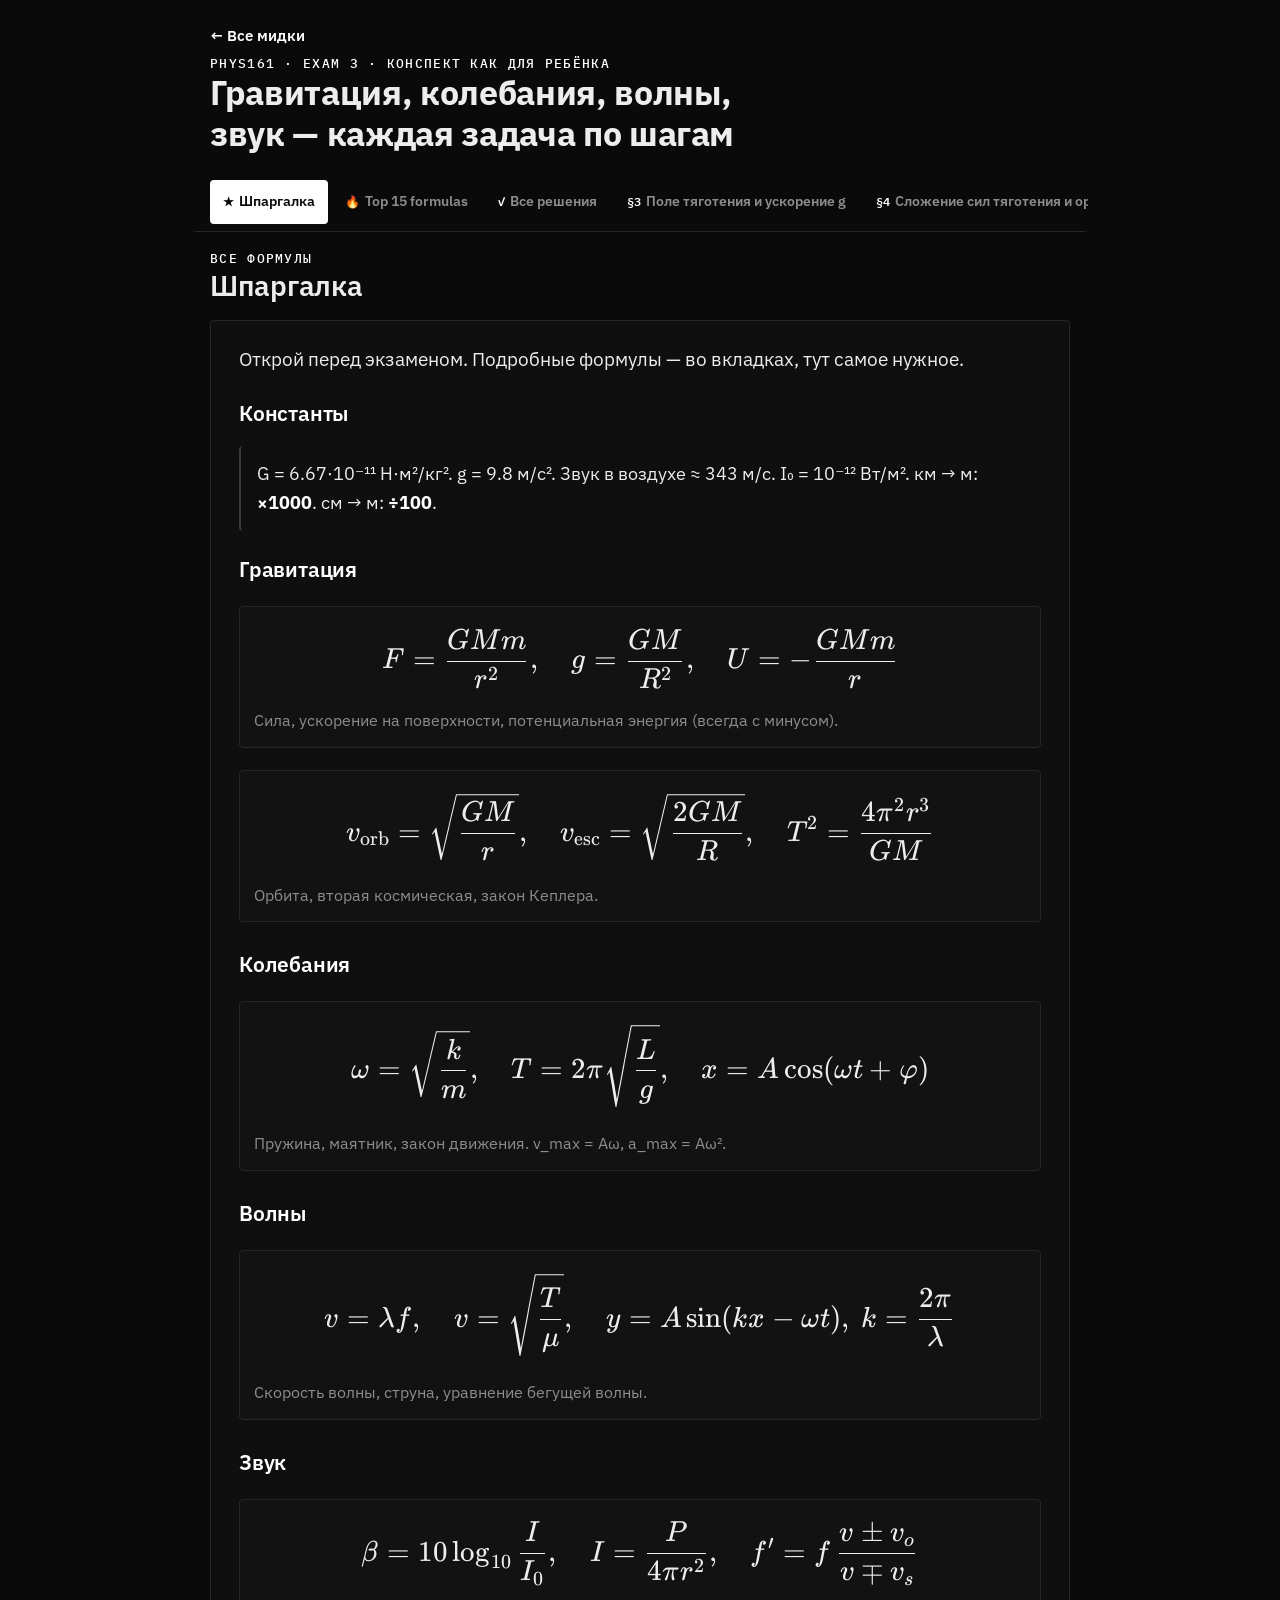
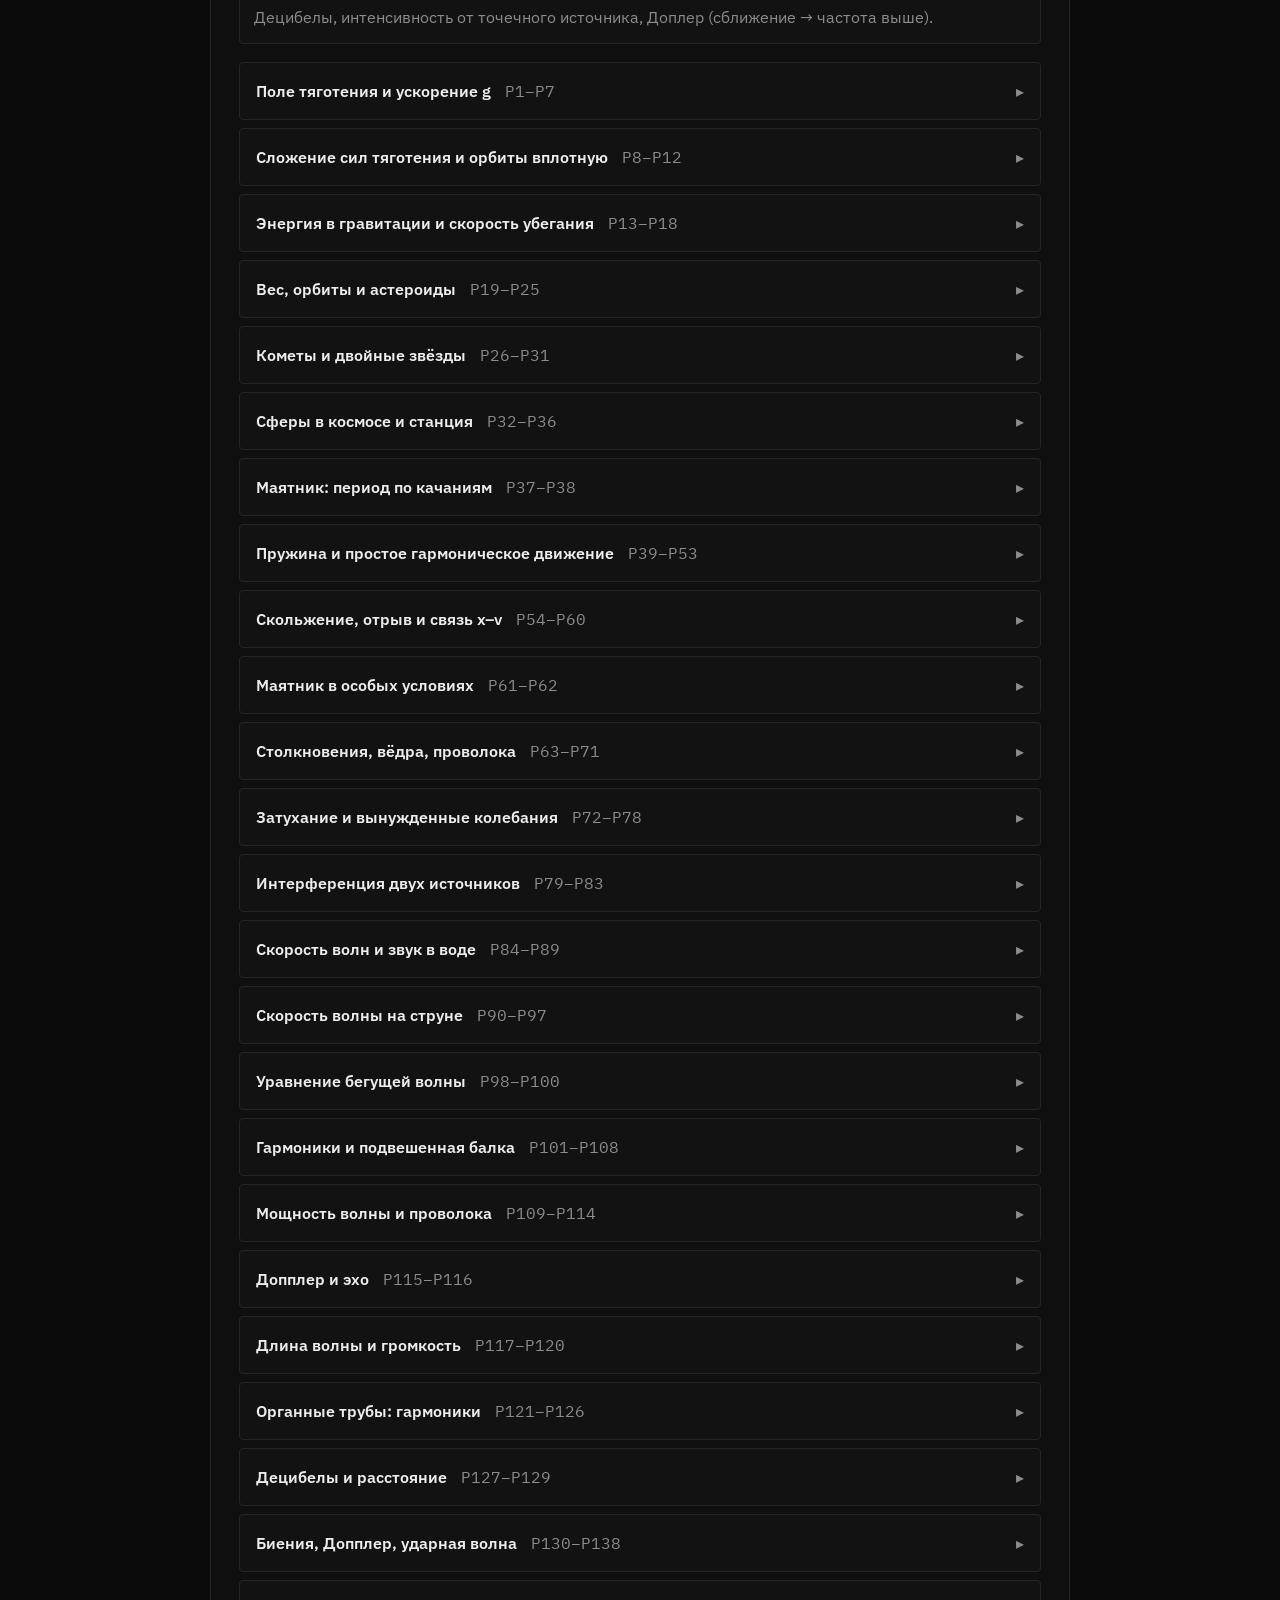
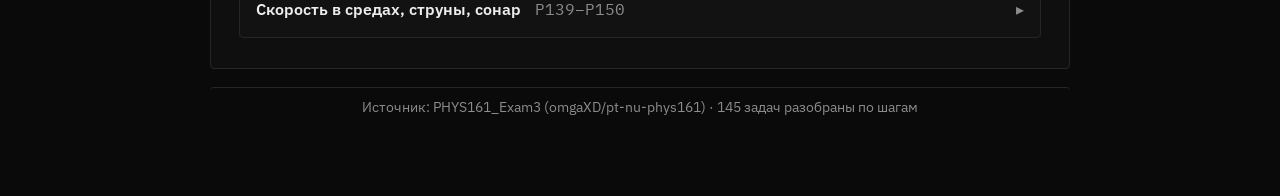
<file: ex3.html>
<!DOCTYPE html>
<html lang="ru">
<head>
<meta charset="utf-8"/>
<meta name="viewport" content="width=device-width, initial-scale=1"/>
<title>PHYS161 · Exam 3</title>
<link rel="preconnect" href="https://fonts.googleapis.com"/>
<link rel="preconnect" href="https://fonts.gstatic.com" crossorigin/>
<link href="https://fonts.googleapis.com/css2?family=Fraunces:opsz,wght@9..144,600;9..144,700&family=IBM+Plex+Mono:wght@400;500;600&family=IBM+Plex+Sans:wght@400;500;600;700&display=swap" rel="stylesheet"/>
<link rel="stylesheet" href="vendor/katex/katex.min.css"/>
<script defer src="vendor/katex/katex.min.js"></script>
<script defer src="vendor/katex/auto-render.min.js"></script>
<style>

:root{
  --bg:#f2efe6; --surface:#ffffff; --ink:#23262b; --ink-muted:#63666f;
  --accent:#35625c; --accent-soft:#e3ebe7; --accent-2:#a9781f; --accent-2-soft:#f2e9d3;
  --rule:#ddd7c8; --story-bg:#fbf9f3; --warn:#a1432b; --warn-soft:#f6e6de;
}
@media (prefers-color-scheme: dark){
  :root:not([data-theme="light"]){
    --bg:#1b1d1f; --surface:#242729; --ink:#e8e6df; --ink-muted:#9a9d9f;
    --accent:#7bb0a5; --accent-soft:#26332f; --accent-2:#dcae54; --accent-2-soft:#33291a; --rule:#37393c; --story-bg:#20232a;
    --warn:#e08a6c; --warn-soft:#3a271f;
  }
}
:root[data-theme="dark"]{
  --bg:#1b1d1f; --surface:#242729; --ink:#e8e6df; --ink-muted:#9a9d9f;
  --accent:#7bb0a5; --accent-soft:#26332f; --accent-2:#dcae54; --accent-2-soft:#33291a; --rule:#37393c; --story-bg:#20232a;
  --warn:#e08a6c; --warn-soft:#3a271f;
}
*{box-sizing:border-box; -webkit-tap-highlight-color:transparent;}
html,body{margin:0; background:var(--bg); color-scheme:light dark;}
body{color:var(--ink); font-family:"IBM Plex Sans", system-ui, sans-serif; padding:0 18px; font-size:19px;}
.wrap{max-width:860px; margin:0 auto; padding-block:22px 80px; display:flex; flex-direction:column; gap:18px; width:100%;}
h1{font-family:"Fraunces", Georgia, serif; text-wrap:balance; margin:0; font-size:clamp(26px,5.5vw,34px); font-weight:700; line-height:1.2;}
h2{font-family:"Fraunces", Georgia, serif; margin:0; font-size:clamp(22px,5vw,28px); font-weight:600;}
h3{font-family:"Fraunces", Georgia, serif; margin:0; font-size:clamp(18px,4.2vw,21px); font-weight:600; color:var(--accent);}
.mono{font-family:"IBM Plex Mono", monospace;}
.eyebrow{font-family:"IBM Plex Mono",monospace; font-size:13px; letter-spacing:.1em; text-transform:uppercase; color:var(--accent); font-weight:500;}
.tabs{
  display:flex; gap:4px; overflow-x:auto; -webkit-overflow-scrolling:touch;
  position:sticky; top:0; background:var(--bg); padding:8px 0; z-index:5;
  border-bottom:1px solid var(--rule); margin:0 -18px; padding-inline:18px;
}
.tab-btn{
  font-family:"IBM Plex Sans",sans-serif; font-size:14px; font-weight:600; white-space:nowrap; flex:0 0 auto;
  padding:11px 13px; border:none; background:none; color:var(--ink-muted); cursor:pointer;
  border-bottom:2px solid transparent; margin-bottom:-1px; border-radius:8px 8px 0 0; min-height:44px;
}
.tab-btn .qn{font-family:"IBM Plex Mono",monospace; color:var(--accent); margin-right:5px; font-size:12px;}
.tab-btn.active{color:var(--accent); border-bottom-color:var(--accent); background:var(--accent-soft);}
.tab-panel{display:none; flex-direction:column; gap:16px; min-width:0;}
.tab-panel.active{display:flex;}
.story{
  background:var(--story-bg); border:1px solid var(--rule); border-radius:16px;
  padding:22px clamp(16px,4vw,28px); display:flex; flex-direction:column; gap:14px;
  font-size:18.5px; line-height:1.75; max-width:100%; min-width:0;
}
.story h3{margin-top:6px;}
.story p{margin:0;}
.story b{color:var(--accent);}
.kid{
  background:var(--accent-soft); border-radius:12px; padding:14px 16px; font-size:17.5px;
  border-left:4px solid var(--accent); line-height:1.65;
}
.warn{
  background:var(--warn-soft); border-radius:12px; padding:14px 16px; font-size:16.5px;
  border-left:4px solid var(--warn); line-height:1.65;
}
.warn b{color:var(--warn);}
.warn ul{margin:8px 0 0; padding-left:22px; display:flex; flex-direction:column; gap:6px;}
.story ol.steps{margin:0; padding-left:24px; display:flex; flex-direction:column; gap:8px; font-size:17.5px;}
.story ol.steps li::marker{color:var(--accent); font-weight:600;}
.refs{
  font-family:"IBM Plex Mono",monospace; font-size:13.5px; color:var(--accent-2);
  background:var(--accent-2-soft); display:inline-block; padding:4px 11px; border-radius:7px; margin-top:2px;
}
.fbox{
  background:var(--surface); border:1px solid var(--rule); border-radius:14px;
  padding:18px 14px 14px; margin:4px 0; min-width:0; max-width:100%;
}
.fbox .eqwrap{overflow-x:auto; overflow-y:hidden; padding-bottom:4px; -webkit-overflow-scrolling:touch;}
.fbox .eqwrap .katex-display{margin:4px 0;}
.fbox .eqwrap .katex{font-size:1.55em;}
.flegend{margin-top:12px; font-size:15.5px; color:var(--ink-muted); line-height:1.6; text-align:left;}
.flegend b{color:var(--ink);}
hr.soft{border:none; border-top:1px solid var(--rule); margin:4px 0;}
details.ref{border:1px solid var(--rule); border-radius:12px; background:var(--surface); overflow:hidden; min-width:0;}
.sec-divider{
  display:flex; align-items:baseline; gap:12px; margin:22px 0 10px; padding-bottom:8px;
  border-bottom:2px solid var(--accent-soft);
}
.sec-divider:first-of-type{margin-top:4px;}
.sec-divider h3{margin:0; font-size:20px;}
.sec-divider .range{color:var(--ink-muted); font-size:13.5px;}
details.prob{
  border:1px solid var(--rule); border-radius:12px; background:var(--surface);
  margin-bottom:9px; overflow:hidden; min-width:0;
}
details.prob > summary{
  list-style:none; cursor:pointer; padding:14px 16px; display:flex; align-items:baseline;
  gap:10px; flex-wrap:wrap; font-size:16.5px; line-height:1.45;
}
details.prob > summary::-webkit-details-marker{display:none;}
details.prob > summary::before{content:"▸"; color:var(--ink-muted); transition:transform .15s; flex:0 0 auto; font-size:18px;}
details.prob[open] > summary::before{transform:rotate(90deg);}
details.prob .pn{color:var(--accent); font-weight:700; font-size:15px; flex:0 0 auto;}
details.prob .ptext{flex:1 1 260px; min-width:0;}
details.prob .ans-badge{
  margin-left:auto; font-size:14px; color:var(--accent-2); background:var(--accent-2-soft);
  padding:4px 10px; border-radius:6px; flex:0 0 auto; font-weight:600;
}
.solution{padding:4px 18px 18px;}
.step-intro{margin:0 0 14px; font-size:17px; color:var(--ink); line-height:1.65; font-style:normal; background:var(--accent-soft); padding:12px 14px; border-radius:10px;}
ol.sol-steps{margin:0; padding-left:26px; display:flex; flex-direction:column; gap:14px;}
ol.sol-steps li{font-size:17px;}
ol.sol-steps li .eqwrap{overflow-x:auto; -webkit-overflow-scrolling:touch; margin-bottom:5px;}
ol.sol-steps li .eqwrap .katex{font-size:1.45em;}
ol.sol-steps li .stepnote{color:var(--ink-muted); font-size:15.5px; line-height:1.55;}
details.ref > summary{list-style:none; cursor:pointer; padding:14px 16px; font-weight:600; font-size:16px; display:flex; align-items:center; gap:8px;}
details.ref > summary::-webkit-details-marker{display:none;}
details.ref > summary::after{content:"▸"; margin-left:auto; color:var(--ink-muted); transition:transform .15s;}
details.ref[open] > summary::after{transform:rotate(90deg);}
.fbody{display:flex; flex-direction:column; gap:2px; padding:0 16px 16px;}
.frow{padding:12px 0; border-top:1px solid var(--rule); font-size:16.5px; min-width:0;}
.frow .eqwrap{overflow-x:auto; -webkit-overflow-scrolling:touch;}
.frow .eqwrap .katex{font-size:1.4em;}
.fbody .frow:first-of-type{border-top:none;}
.frow .note{font-size:15px; color:var(--ink-muted); margin-top:5px;}
.pbody{padding:0 16px 10px;}
ol.problems{list-style:none; margin:0; padding:0; display:flex; flex-direction:column;}
ol.problems li{display:grid; grid-template-columns:42px 1fr; gap:12px; padding:12px 0; border-top:1px solid var(--rule); font-size:16px; line-height:1.55;}
ol.problems li:first-child{border-top:none;}
ol.problems li .pn{font-family:"IBM Plex Mono",monospace; color:var(--accent); font-weight:700; font-size:14px;}
ol.problems li .ans{display:inline-block; margin-top:6px; font-family:"IBM Plex Mono",monospace; font-size:14px; color:var(--accent-2); background:var(--accent-2-soft); padding:3px 9px; border-radius:6px; font-weight:600;}
footer{color:var(--ink-muted); font-size:14px; text-align:center; padding-top:10px; border-top:1px solid var(--rule);}
@media (max-width:420px){
  body{font-size:17.5px;}
  .story{font-size:17px; padding:16px 13px;}
  .fbox .eqwrap .katex{font-size:1.25em;}
}


.back{display:inline-flex; align-items:center; gap:6px; color:var(--accent); text-decoration:none; font-weight:600; font-size:15px; margin-bottom:10px;}
.back:hover{text-decoration:underline;}
.fig{display:block; max-width:100%; max-height:320px; margin:0 auto 14px; border-radius:10px; background:#fff; padding:6px;}


.statgrid{display:grid; grid-template-columns:repeat(auto-fit,minmax(150px,1fr)); gap:10px; margin:4px 0 6px;}
.stat{background:var(--surface); border:1px solid var(--rule); border-radius:12px; padding:12px 14px;}
.stat b{display:block; font-family:"Fraunces",Georgia,serif; font-size:28px; color:var(--accent); line-height:1.1;}
.stat span{font-size:14px; color:var(--ink-muted);}
.fcard{border:1px solid var(--rule); border-radius:14px; background:var(--surface); padding:16px 16px 14px; display:flex; flex-direction:column; gap:10px; min-width:0;}
.fcard.must{border:2px solid var(--accent);}
.fhead{display:flex; align-items:baseline; gap:10px; flex-wrap:wrap;}
.frank{font-family:"Fraunces",Georgia,serif; font-weight:700; font-size:22px; color:var(--accent);}
.fhead h4{margin:0; font-size:18px; flex:1 1 200px;}
.fcount{font-family:"IBM Plex Mono",monospace; font-size:13px; color:var(--accent-2); white-space:nowrap;}
.bar{height:6px; border-radius:3px; background:var(--accent-soft); overflow:hidden;}
.bar i{display:block; height:100%; background:var(--accent);}
.fcard .eqwrap{overflow-x:auto; -webkit-overflow-scrolling:touch;}
.fcard .eqwrap .katex-display{margin:4px 0;}
.fcard .eqwrap .katex{font-size:1.3em;}
.fcard .legend{font-size:15px; color:var(--ink-muted);}
.fcard .lbl{font-weight:600; font-size:14px; color:var(--accent); text-transform:uppercase; letter-spacing:.04em;}
.fcard ol{margin:2px 0 0; padding-left:22px; font-size:16px;}
.fcard .trapline{font-size:15px; background:var(--warn-soft); color:var(--ink); border-radius:8px; padding:8px 10px;}
.chips{display:flex; flex-wrap:wrap; gap:6px;}
a.pchip{font-family:"IBM Plex Mono",monospace; font-size:13px; padding:3px 8px; border-radius:999px; border:1px solid var(--rule); color:var(--ink); text-decoration:none; background:var(--story-bg);}
a.pchip:hover{border-color:var(--accent); color:var(--accent);}
a.pchip.ex{border-color:var(--accent-2); color:var(--accent-2); font-weight:600;}
.excase{border-left:3px solid var(--accent-2); padding:6px 0 6px 12px; display:flex; flex-direction:column; gap:8px;}
.excase .q{font-size:15.5px;}
.excase ol{font-size:15.5px;}
.excase .eqwrap .katex{font-size:1.15em;}
.excase .ans{font-family:"IBM Plex Mono",monospace; font-weight:600; color:var(--accent-2);}
details.prob.flash{outline:3px solid var(--accent-2); outline-offset:2px;}

.langbar{display:flex; gap:6px; align-self:flex-start;}
.langbar button{font:inherit; font-size:14px; font-weight:600; padding:6px 14px; border-radius:999px; border:1px solid var(--rule); background:var(--surface); color:var(--ink); cursor:pointer;}
.langbar button.on{background:var(--accent); border-color:var(--accent); color:var(--bg);}
.topwrap{display:flex; flex-direction:column; gap:16px;}
.topwrap[data-lang="en"] .lang-ru, .topwrap[data-lang="ru"] .lang-en{display:none;}

</style>
<link rel="stylesheet" href="theme.css"/>
</head>
<body>
<div class="wrap">
  <div>
    <a class="back" href="index.html">← Все мидки</a>
    <div class="eyebrow">PHYS161 · Exam 3 · Конспект как для ребёнка</div>
    <h1>Гравитация, колебания, волны, звук — каждая задача по шагам</h1>
  </div>
  <div class="tabs" id="tabs"></div>
  <div id="panels"></div>
  <footer>Источник: PHYS161_Exam3 (omgaXD/pt-nu-phys161) · 145 задач разобраны по шагам</footer>
</div>
<script>
const DATA = [{"id": "cheat", "title": "Шпаргалка", "range": "все формулы", "isCheatSheet": true, "formulas": [], "problems": [], "story": "\n  <p>Открой перед экзаменом. Подробные формулы — во вкладках, тут самое нужное.<\/p>\n  <h3>Константы<\/h3>\n  <div class=\"kid\">G = 6.67·10⁻¹¹ Н·м²/кг². g = 9.8 м/с². Звук в воздухе ≈ 343 м/с. I₀ = 10⁻¹² Вт/м². км → м: <b>×1000<\/b>. см → м: <b>÷100<\/b>.<\/div>\n  <h3>Гравитация<\/h3>\n  <div class=\"fbox\"><div class=\"eqwrap\">\\[F=\\dfrac{GMm}{r^2},\\quad g=\\dfrac{GM}{R^2},\\quad U=-\\dfrac{GMm}{r}\\]<\/div><div class=\"flegend\">Сила, ускорение на поверхности, потенциальная энергия (всегда с минусом).<\/div><\/div>\n  <div class=\"fbox\"><div class=\"eqwrap\">\\[v_{\\text{orb}}=\\sqrt{\\dfrac{GM}{r}},\\quad v_{\\text{esc}}=\\sqrt{\\dfrac{2GM}{R}},\\quad T^2=\\dfrac{4\\pi^2 r^3}{GM}\\]<\/div><div class=\"flegend\">Орбита, вторая космическая, закон Кеплера.<\/div><\/div>\n  <h3>Колебания<\/h3>\n  <div class=\"fbox\"><div class=\"eqwrap\">\\[\\omega=\\sqrt{\\dfrac{k}{m}},\\quad T=2\\pi\\sqrt{\\dfrac{L}{g}},\\quad x=A\\cos(\\omega t+\\varphi)\\]<\/div><div class=\"flegend\">Пружина, маятник, закон движения. v_max = Aω, a_max = Aω².<\/div><\/div>\n  <h3>Волны<\/h3>\n  <div class=\"fbox\"><div class=\"eqwrap\">\\[v=\\lambda f,\\quad v=\\sqrt{\\dfrac{T}{\\mu}},\\quad y=A\\sin(kx-\\omega t),\\ k=\\dfrac{2\\pi}{\\lambda}\\]<\/div><div class=\"flegend\">Скорость волны, струна, уравнение бегущей волны.<\/div><\/div>\n  <h3>Звук<\/h3>\n  <div class=\"fbox\"><div class=\"eqwrap\">\\[\\beta=10\\log_{10}\\dfrac{I}{I_0},\\quad I=\\dfrac{P}{4\\pi r^2},\\quad f'=f\\,\\dfrac{v\\pm v_o}{v\\mp v_s}\\]<\/div><div class=\"flegend\">Децибелы, интенсивность от точечного источника, Доплер (сближение → частота выше).<\/div><\/div>\n  <div id=\"allformulas\"><\/div>\n"}, {"id": "top", "title": "Top 15 formulas", "range": "ranked by frequency · 145 problems", "isTop": true, "formulas": [], "problems": [], "story": "<div class=\"topwrap\" data-lang=\"en\">\n<div class=\"langbar\"><button type=\"button\" data-lang=\"en\" class=\"on\">English<\/button><button type=\"button\" data-lang=\"ru\">Русский<\/button><\/div>\n<div class=\"lang-en topwrap-inner\" lang=\"en\" style=\"display:flex; flex-direction:column; gap:16px;\">\n<p>I went through all <b>145<\/b> Exam 3 problems and marked which formulas each one needs.\nBelow is how many problems rely on each formula. A problem often needs 2–3 formulas, so the percentages add up to more than 100.<\/p>\n<div class=\"statgrid\">\n  <div class=\"stat\"><b>86<\/b><span>problems (59%) use at least one of the top 5<\/span><\/div>\n  <div class=\"stat\"><b>135<\/b><span>problems (93%) are covered by all 15<\/span><\/div>\n  <div class=\"stat\"><b>12<\/b><span>problems take just ONE formula — start there<\/span><\/div>\n<\/div>\n<div class=\"kid\"><b>Short on time?<\/b> Learn the top 5 → on the exam, look for the words under “How to spot it” → follow “How to solve it”. Start with the easy problems listed at the very bottom.<\/div>\n<h3>🔥 The 5 must-know formulas<\/h3>\n<div class=\"fcard must\">\n  <div class=\"fhead\"><span class=\"frank\">#1<\/span><h4>Wave speed = wavelength × frequency<\/h4><span class=\"fcount\">24 problems · 17%<\/span><\/div>\n  <div class=\"bar\"><i style=\"width:68%\"><\/i><\/div>\n  <div class=\"eqwrap\">\\[v=\\lambda f,\\qquad \\lambda=\\dfrac{v}{f},\\qquad T=\\dfrac1f\\]<\/div>\n  <div class=\"legend\"><b>v<\/b> — wave speed (m/s), <b>λ<\/b> — wavelength (m), <b>f<\/b> — frequency (Hz).<\/div>\n  <div><div class=\"lbl\">How to spot it<\/div>“wavelength”, “frequency”, “speed of sound”, “Hz”, any wave or sound.<\/div>\n  <div><div class=\"lbl\">How to solve it<\/div><ol><li>Write down the two of the three you know (v, λ, f).<\/li><li>Get the third from v = λf.<\/li><li>Sound in air: v ≈ 343–344 m/s (use whatever the problem gives).<\/li><\/ol><\/div>\n  <div class=\"trapline\">⚠️ kHz → Hz: ×1000. Convert lengths in cm to metres.<\/div>\n  <details class=\"ref\"><summary>Worked example: P117<\/summary>\n    <div class=\"fbody\"><div class=\"excase\">\n      <div class=\"q\">Wavelength of 20 Hz sound if v=332 m/s.<\/div>\n      <div>In one period a wave moves exactly one wavelength, so λ = speed / frequency.<\/div>\n      <ol class=\"sol-steps\"><li><div class=\"eqwrap\">\\(\\lambda=\\dfrac{v}{f}\\)<\/div><div class=\"stepnote\">the basic relation<\/div><\/li><li><div class=\"eqwrap\">\\(\\lambda=\\dfrac{332}{20}=16.6\\ \\text{m}\\)<\/div><div class=\"stepnote\">a low sound has a very long wavelength<\/div><\/li><\/ol>\n      <div>Answer: <span class=\"ans\">16.6 m<\/span><\/div>\n    <\/div><\/div>\n  <\/details>\n  <div><div class=\"lbl\">Every problem that uses it (tap to open the solution)<\/div><div class=\"chips\"><a class=\"pchip\" href=\"#p80\" data-p=\"80\">P80<\/a><a class=\"pchip\" href=\"#p81\" data-p=\"81\">P81<\/a><a class=\"pchip\" href=\"#p82\" data-p=\"82\">P82<\/a><a class=\"pchip\" href=\"#p83\" data-p=\"83\">P83<\/a><a class=\"pchip\" href=\"#p84\" data-p=\"84\">P84<\/a><a class=\"pchip\" href=\"#p88\" data-p=\"88\">P88<\/a><a class=\"pchip\" href=\"#p89\" data-p=\"89\">P89<\/a><a class=\"pchip\" href=\"#p94\" data-p=\"94\">P94<\/a><a class=\"pchip\" href=\"#p95\" data-p=\"95\">P95<\/a><a class=\"pchip\" href=\"#p96\" data-p=\"96\">P96<\/a><a class=\"pchip\" href=\"#p98\" data-p=\"98\">P98<\/a><a class=\"pchip\" href=\"#p99\" data-p=\"99\">P99<\/a><a class=\"pchip\" href=\"#p100\" data-p=\"100\">P100<\/a><a class=\"pchip\" href=\"#p101\" data-p=\"101\">P101<\/a><a class=\"pchip\" href=\"#p103\" data-p=\"103\">P103<\/a><a class=\"pchip\" href=\"#p109\" data-p=\"109\">P109<\/a><a class=\"pchip\" href=\"#p112\" data-p=\"112\">P112<\/a><a class=\"pchip\" href=\"#p114\" data-p=\"114\">P114<\/a><a class=\"pchip ex\" href=\"#p117\" data-p=\"117\">P117<\/a><a class=\"pchip\" href=\"#p118\" data-p=\"118\">P118<\/a><a class=\"pchip\" href=\"#p137\" data-p=\"137\">P137<\/a><a class=\"pchip\" href=\"#p138\" data-p=\"138\">P138<\/a><a class=\"pchip\" href=\"#p139\" data-p=\"139\">P139<\/a><a class=\"pchip\" href=\"#p146\" data-p=\"146\">P146<\/a><\/div><\/div>\n<\/div>\n<div class=\"fcard must\">\n  <div class=\"fhead\"><span class=\"frank\">#2<\/span><h4>Spring: ω, period, frequency<\/h4><span class=\"fcount\">23 problems · 16%<\/span><\/div>\n  <div class=\"bar\"><i style=\"width:64%\"><\/i><\/div>\n  <div class=\"eqwrap\">\\[\\omega=\\sqrt{\\dfrac{k}{m}},\\qquad T=2\\pi\\sqrt{\\dfrac{m}{k}},\\qquad f=\\dfrac1T=\\dfrac{\\omega}{2\\pi}\\]<\/div>\n  <div class=\"legend\"><b>k<\/b> — spring constant (N/m), <b>m<\/b> — mass (kg), <b>ω<\/b> — angular frequency (rad/s).<\/div>\n  <div><div class=\"lbl\">How to spot it<\/div>“spring”, “oscillates”, “period”, “frequency of oscillation”, a mass on a spring, a car on its springs, a bucket on a spring.<\/div>\n  <div><div class=\"lbl\">How to solve it<\/div><ol><li>Find k (often from k = mg/d — see Hooke's law).<\/li><li>Compute ω = √(k/m).<\/li><li>Need the period → T = 2π/ω; the frequency → f = ω/2π.<\/li><\/ol><\/div>\n  <div class=\"trapline\">⚠️ Grams → kg. If something sticks on or passengers get in, use the TOTAL mass.<\/div>\n  <details class=\"ref\"><summary>Worked example: P65<\/summary>\n    <div class=\"fbody\"><div class=\"excase\">\n      <div class=\"q\">16 kg at 2.7 m/s sticks to 16 kg on spring k=87 N/m. Period?<\/div>\n      <div>Both masses now hang on the spring, 2m = 32 kg. The impact speed changes the amplitude, not the period.<\/div>\n      <ol class=\"sol-steps\"><li><div class=\"eqwrap\">\\(T=2\\pi\\sqrt{\\dfrac{2m}{k}}=2\\pi\\sqrt{\\dfrac{32}{87}}\\approx 3.811\\ \\text{s}\\)<\/div><div class=\"stepnote\">period<\/div><\/li><\/ol>\n      <div>Answer: <span class=\"ans\">3.8106 s<\/span><\/div>\n    <\/div><\/div>\n  <\/details>\n  <div><div class=\"lbl\">Every problem that uses it (tap to open the solution)<\/div><div class=\"chips\"><a class=\"pchip\" href=\"#p39\" data-p=\"39\">P39<\/a><a class=\"pchip\" href=\"#p40\" data-p=\"40\">P40<\/a><a class=\"pchip\" href=\"#p43\" data-p=\"43\">P43<\/a><a class=\"pchip\" href=\"#p44\" data-p=\"44\">P44<\/a><a class=\"pchip\" href=\"#p46\" data-p=\"46\">P46<\/a><a class=\"pchip\" href=\"#p48\" data-p=\"48\">P48<\/a><a class=\"pchip\" href=\"#p49\" data-p=\"49\">P49<\/a><a class=\"pchip\" href=\"#p50\" data-p=\"50\">P50<\/a><a class=\"pchip\" href=\"#p51\" data-p=\"51\">P51<\/a><a class=\"pchip\" href=\"#p54\" data-p=\"54\">P54<\/a><a class=\"pchip\" href=\"#p55\" data-p=\"55\">P55<\/a><a class=\"pchip\" href=\"#p57\" data-p=\"57\">P57<\/a><a class=\"pchip\" href=\"#p63\" data-p=\"63\">P63<\/a><a class=\"pchip ex\" href=\"#p65\" data-p=\"65\">P65<\/a><a class=\"pchip\" href=\"#p66\" data-p=\"66\">P66<\/a><a class=\"pchip\" href=\"#p67\" data-p=\"67\">P67<\/a><a class=\"pchip\" href=\"#p69\" data-p=\"69\">P69<\/a><a class=\"pchip\" href=\"#p70\" data-p=\"70\">P70<\/a><a class=\"pchip\" href=\"#p71\" data-p=\"71\">P71<\/a><a class=\"pchip\" href=\"#p73\" data-p=\"73\">P73<\/a><a class=\"pchip\" href=\"#p75\" data-p=\"75\">P75<\/a><a class=\"pchip\" href=\"#p76\" data-p=\"76\">P76<\/a><a class=\"pchip\" href=\"#p77\" data-p=\"77\">P77<\/a><\/div><\/div>\n<\/div>\n<div class=\"fcard must\">\n  <div class=\"fhead\"><span class=\"frank\">#3<\/span><h4>Standing waves: strings and pipes<\/h4><span class=\"fcount\">20 problems · 14%<\/span><\/div>\n  <div class=\"bar\"><i style=\"width:56%\"><\/i><\/div>\n  <div class=\"eqwrap\">\\[\\text{string / open pipe: } f_n=\\dfrac{nv}{2L},\\qquad \\text{closed pipe: } f_n=\\dfrac{nv}{4L},\\ n=1,3,5\\dots\\]<\/div>\n  <div class=\"legend\">n = 1 is the fundamental. “First overtone” = 2nd harmonic (3rd for a closed pipe), “second overtone” = 3rd harmonic (5th for a closed pipe).<\/div>\n  <div><div class=\"lbl\">How to spot it<\/div>“fundamental”, “harmonic”, “overtone”, “organ pipe”, “open / closed / stopped pipe”, “fixed at both ends”.<\/div>\n  <div><div class=\"lbl\">How to solve it<\/div><ol><li>Pick the type: string or open pipe — every n; pipe closed at one end — odd n only.<\/li><li>Two neighbouring harmonics: their difference Δf = f₁ for an open pipe, 2f₁ for a closed one.<\/li><li>String fundamental: λ = 2L → v = 2Lf.<\/li><\/ol><\/div>\n  <div class=\"trapline\">⚠️ Overtone ≠ harmonic! The second overtone of a string is the third harmonic (n = 3).<\/div>\n  <details class=\"ref\"><summary>Worked example: P131<\/summary>\n    <div class=\"fbody\"><div class=\"excase\">\n      <div class=\"q\">Pipe closed at one end, L=1.41 m, v=339 m/s. Fundamental?<\/div>\n      <div>The closed end is a node, the open end an antinode. In the fundamental a quarter wavelength fits in the pipe: λ = 4L.<\/div>\n      <ol class=\"sol-steps\"><li><div class=\"eqwrap\">\\(\\lambda=4L,\\quad f=\\dfrac{v}{\\lambda}=\\dfrac{v}{4L}\\)<\/div><div class=\"stepnote\">a quarter wave in the pipe<\/div><\/li><li><div class=\"eqwrap\">\\(f=\\dfrac{339}{4\\cdot1.41}=\\dfrac{339}{5.64}\\approx 60.11\\ \\text{Hz}\\)<\/div><div class=\"stepnote\">plug in<\/div><\/li><\/ol>\n      <div>Answer: <span class=\"ans\">60.1064 Hz<\/span><\/div>\n    <\/div><\/div>\n  <\/details>\n  <div><div class=\"lbl\">Every problem that uses it (tap to open the solution)<\/div><div class=\"chips\"><a class=\"pchip\" href=\"#p92\" data-p=\"92\">P92<\/a><a class=\"pchip\" href=\"#p93\" data-p=\"93\">P93<\/a><a class=\"pchip\" href=\"#p94\" data-p=\"94\">P94<\/a><a class=\"pchip\" href=\"#p95\" data-p=\"95\">P95<\/a><a class=\"pchip\" href=\"#p96\" data-p=\"96\">P96<\/a><a class=\"pchip\" href=\"#p101\" data-p=\"101\">P101<\/a><a class=\"pchip\" href=\"#p102\" data-p=\"102\">P102<\/a><a class=\"pchip\" href=\"#p103\" data-p=\"103\">P103<\/a><a class=\"pchip\" href=\"#p108\" data-p=\"108\">P108<\/a><a class=\"pchip\" href=\"#p112\" data-p=\"112\">P112<\/a><a class=\"pchip\" href=\"#p113\" data-p=\"113\">P113<\/a><a class=\"pchip\" href=\"#p114\" data-p=\"114\">P114<\/a><a class=\"pchip\" href=\"#p121\" data-p=\"121\">P121<\/a><a class=\"pchip\" href=\"#p123\" data-p=\"123\">P123<\/a><a class=\"pchip\" href=\"#p124\" data-p=\"124\">P124<\/a><a class=\"pchip\" href=\"#p126\" data-p=\"126\">P126<\/a><a class=\"pchip\" href=\"#p130\" data-p=\"130\">P130<\/a><a class=\"pchip ex\" href=\"#p131\" data-p=\"131\">P131<\/a><a class=\"pchip\" href=\"#p142\" data-p=\"142\">P142<\/a><a class=\"pchip\" href=\"#p143\" data-p=\"143\">P143<\/a><\/div><\/div>\n<\/div>\n<div class=\"fcard must\">\n  <div class=\"fhead\"><span class=\"frank\">#4<\/span><h4>Newton's law of gravitation and g<\/h4><span class=\"fcount\">19 problems · 13%<\/span><\/div>\n  <div class=\"bar\"><i style=\"width:52%\"><\/i><\/div>\n  <div class=\"eqwrap\">\\[F=\\dfrac{GMm}{r^2},\\qquad g=\\dfrac{GM}{R^2},\\qquad g(h)=g\\left(\\dfrac{R}{R+h}\\right)^2\\]<\/div>\n  <div class=\"legend\"><b>G<\/b> = 6.67·10⁻¹¹, <b>r<\/b> — distance between the CENTRES, <b>R<\/b> — planet radius.<\/div>\n  <div><div class=\"lbl\">How to spot it<\/div>“gravitational force”, “gravitational acceleration”, “weight on a planet”, “altitude”, two masses.<\/div>\n  <div><div class=\"lbl\">How to solve it<\/div><ol><li>Measure distance centre to centre (R + h above the surface).<\/li><li>Plug into F = GMm/r² (or g = GM/R²).<\/li><li>“How many times” → take a ratio: g ∝ M/R².<\/li><\/ol><\/div>\n  <div class=\"trapline\">⚠️ h in km → ×1000. With several masses, add the forces as VECTORS.<\/div>\n  <details class=\"ref\"><summary>Worked example: P21<\/summary>\n    <div class=\"fbody\"><div class=\"excase\">\n      <div class=\"q\">Gravity force on 16 kg at Earth's surface (M=5.97e24, R=6.38e6)?<\/div>\n      <div>Straight Newton's law of gravitation, F = GMm/R².<\/div>\n      <ol class=\"sol-steps\"><li><div class=\"eqwrap\">\\(F=\\dfrac{GM_Em}{R_E^2}=\\dfrac{6.67\\cdot10^{-11}\\cdot5.97\\cdot10^{24}\\cdot16}{(6.38\\cdot10^6)^2}\\)<\/div><div class=\"stepnote\">plug in<\/div><\/li><li><div class=\"eqwrap\">\\(F\\approx 156.5\\ \\text{N}\\)<\/div><div class=\"stepnote\">result<\/div><\/li><\/ol>\n      <div>Answer: <span class=\"ans\">156.5 N<\/span><\/div>\n    <\/div><\/div>\n  <\/details>\n  <div><div class=\"lbl\">Every problem that uses it (tap to open the solution)<\/div><div class=\"chips\"><a class=\"pchip\" href=\"#p1\" data-p=\"1\">P1<\/a><a class=\"pchip\" href=\"#p2\" data-p=\"2\">P2<\/a><a class=\"pchip\" href=\"#p3\" data-p=\"3\">P3<\/a><a class=\"pchip\" href=\"#p7\" data-p=\"7\">P7<\/a><a class=\"pchip\" href=\"#p8\" data-p=\"8\">P8<\/a><a class=\"pchip\" href=\"#p9\" data-p=\"9\">P9<\/a><a class=\"pchip\" href=\"#p10\" data-p=\"10\">P10<\/a><a class=\"pchip\" href=\"#p11\" data-p=\"11\">P11<\/a><a class=\"pchip\" href=\"#p12\" data-p=\"12\">P12<\/a><a class=\"pchip\" href=\"#p17\" data-p=\"17\">P17<\/a><a class=\"pchip\" href=\"#p19\" data-p=\"19\">P19<\/a><a class=\"pchip\" href=\"#p20\" data-p=\"20\">P20<\/a><a class=\"pchip ex\" href=\"#p21\" data-p=\"21\">P21<\/a><a class=\"pchip\" href=\"#p25\" data-p=\"25\">P25<\/a><a class=\"pchip\" href=\"#p28\" data-p=\"28\">P28<\/a><a class=\"pchip\" href=\"#p29\" data-p=\"29\">P29<\/a><a class=\"pchip\" href=\"#p30\" data-p=\"30\">P30<\/a><a class=\"pchip\" href=\"#p31\" data-p=\"31\">P31<\/a><a class=\"pchip\" href=\"#p61\" data-p=\"61\">P61<\/a><\/div><\/div>\n<\/div>\n<div class=\"fcard must\">\n  <div class=\"fhead\"><span class=\"frank\">#5<\/span><h4>Simple harmonic motion: max speed and acceleration<\/h4><span class=\"fcount\">15 problems · 10%<\/span><\/div>\n  <div class=\"bar\"><i style=\"width:40%\"><\/i><\/div>\n  <div class=\"eqwrap\">\\[v_{\\max}=A\\omega,\\qquad a_{\\max}=A\\omega^2,\\qquad v=\\omega\\sqrt{A^2-x^2},\\qquad E=\\tfrac12 kA^2\\]<\/div>\n  <div class=\"legend\"><b>A<\/b> — amplitude (largest displacement), <b>x<\/b> — current displacement.<\/div>\n  <div><div class=\"lbl\">How to spot it<\/div>“maximum speed”, “maximum acceleration”, “amplitude”, “passes equilibrium”, “does not slip / leave the platform”.<\/div>\n  <div><div class=\"lbl\">How to solve it<\/div><ol><li>Find ω (from k/m, from f, or read it off x = A cos(ωt)).<\/li><li>Max speed is at the centre: v = Aω. Max acceleration is at the ends: a = Aω².<\/li><li>Something resting on top must not slip / lift off → a_max = μg or a_max = g.<\/li><\/ol><\/div>\n  <div class=\"trapline\">⚠️ Amplitude in cm/mm → m. “Released from x₀” means A = x₀.<\/div>\n  <details class=\"ref\"><summary>Worked example: P40<\/summary>\n    <div class=\"fbody\"><div class=\"excase\">\n      <div class=\"q\">m=0.3 kg, k=152 N/m, released from rest at x=0.02 m. Max speed?<\/div>\n      <div>Released from rest, so 0.02 m is the amplitude. The block is fastest at the centre, where all the spring energy has become kinetic.<\/div>\n      <ol class=\"sol-steps\"><li><div class=\"eqwrap\">\\(\\tfrac12kA^2=\\tfrac12mv_{\\max}^2\\)<\/div><div class=\"stepnote\">spring energy = kinetic energy at the centre<\/div><\/li><li><div class=\"eqwrap\">\\(v_{\\max}=A\\sqrt{\\dfrac{k}{m}}=0.02\\sqrt{\\dfrac{152}{0.3}}\\approx 0.4502\\ \\text{m/s}\\)<\/div><div class=\"stepnote\">answer<\/div><\/li><\/ol>\n      <div>Answer: <span class=\"ans\">0.4502 m/s<\/span><\/div>\n    <\/div><\/div>\n  <\/details>\n  <div><div class=\"lbl\">Every problem that uses it (tap to open the solution)<\/div><div class=\"chips\"><a class=\"pchip ex\" href=\"#p40\" data-p=\"40\">P40<\/a><a class=\"pchip\" href=\"#p45\" data-p=\"45\">P45<\/a><a class=\"pchip\" href=\"#p52\" data-p=\"52\">P52<\/a><a class=\"pchip\" href=\"#p53\" data-p=\"53\">P53<\/a><a class=\"pchip\" href=\"#p54\" data-p=\"54\">P54<\/a><a class=\"pchip\" href=\"#p55\" data-p=\"55\">P55<\/a><a class=\"pchip\" href=\"#p57\" data-p=\"57\">P57<\/a><a class=\"pchip\" href=\"#p58\" data-p=\"58\">P58<\/a><a class=\"pchip\" href=\"#p59\" data-p=\"59\">P59<\/a><a class=\"pchip\" href=\"#p60\" data-p=\"60\">P60<\/a><a class=\"pchip\" href=\"#p63\" data-p=\"63\">P63<\/a><a class=\"pchip\" href=\"#p64\" data-p=\"64\">P64<\/a><a class=\"pchip\" href=\"#p98\" data-p=\"98\">P98<\/a><a class=\"pchip\" href=\"#p99\" data-p=\"99\">P99<\/a><a class=\"pchip\" href=\"#p100\" data-p=\"100\">P100<\/a><\/div><\/div>\n<\/div><h3>⭐ 10 more important ones<\/h3>\n<div class=\"fcard\">\n  <div class=\"fhead\"><span class=\"frank\">#6<\/span><h4>Wave speed on a string<\/h4><span class=\"fcount\">14 problems · 10%<\/span><\/div>\n  <div class=\"bar\"><i style=\"width:40%\"><\/i><\/div>\n  <div class=\"eqwrap\">\\[v=\\sqrt{\\dfrac{F_T}{\\mu}},\\qquad \\mu=\\dfrac{m}{L}\\]<\/div>\n  <div class=\"legend\"><b>F_T<\/b> — tension (N), <b>μ<\/b> — mass of one metre of string (kg/m).<\/div>\n  <div><div class=\"lbl\">How to spot it<\/div>“string”, “wire”, “cable”, “tension”, “linear mass density”, “pulse travels”.<\/div>\n  <div><div class=\"lbl\">How to solve it<\/div><ol><li>Compute μ = m/L (mass of the whole string / its length).<\/li><li>v = √(F/μ).<\/li><li>Need the tension → F = μv². Pulse travel time → t = L/v.<\/li><\/ol><\/div>\n  <div class=\"trapline\">⚠️ m in grams → kg; L in cm → m. Given a diameter: μ = ρ·π d²/4.<\/div>\n  <details class=\"ref\"><summary>Worked example: P90<\/summary>\n    <div class=\"fbody\"><div class=\"excase\">\n      <div class=\"q\">Steel piano wire L=1.7 m, m=4.3 g, T=648 N. Transverse wave speed?<\/div>\n      <div>Wave speed on a string: v = √(T/μ), where μ is the mass per metre.<\/div>\n      <ol class=\"sol-steps\"><li><div class=\"eqwrap\">\\(\\mu=\\dfrac mL=\\dfrac{0.0043}{1.7}\\approx 0.002529\\ \\text{kg/m}\\)<\/div><div class=\"stepnote\">linear density (grams to kg!)<\/div><\/li><li><div class=\"eqwrap\">\\(v=\\sqrt{\\dfrac T\\mu}=\\sqrt{\\dfrac{648}{0.002529}}\\approx 506.1\\ \\text{m/s}\\)<\/div><div class=\"stepnote\">speed<\/div><\/li><\/ol>\n      <div>Answer: <span class=\"ans\">506.148 m/s<\/span><\/div>\n    <\/div><\/div>\n  <\/details>\n  <div><div class=\"lbl\">Every problem that uses it (tap to open the solution)<\/div><div class=\"chips\"><a class=\"pchip ex\" href=\"#p90\" data-p=\"90\">P90<\/a><a class=\"pchip\" href=\"#p91\" data-p=\"91\">P91<\/a><a class=\"pchip\" href=\"#p92\" data-p=\"92\">P92<\/a><a class=\"pchip\" href=\"#p93\" data-p=\"93\">P93<\/a><a class=\"pchip\" href=\"#p96\" data-p=\"96\">P96<\/a><a class=\"pchip\" href=\"#p97\" data-p=\"97\">P97<\/a><a class=\"pchip\" href=\"#p101\" data-p=\"101\">P101<\/a><a class=\"pchip\" href=\"#p104\" data-p=\"104\">P104<\/a><a class=\"pchip\" href=\"#p107\" data-p=\"107\">P107<\/a><a class=\"pchip\" href=\"#p108\" data-p=\"108\">P108<\/a><a class=\"pchip\" href=\"#p112\" data-p=\"112\">P112<\/a><a class=\"pchip\" href=\"#p114\" data-p=\"114\">P114<\/a><a class=\"pchip\" href=\"#p142\" data-p=\"142\">P142<\/a><a class=\"pchip\" href=\"#p143\" data-p=\"143\">P143<\/a><\/div><\/div>\n<\/div>\n<div class=\"fcard\">\n  <div class=\"fhead\"><span class=\"frank\">#7<\/span><h4>Gravitational energy and escape speed<\/h4><span class=\"fcount\">11 problems · 8%<\/span><\/div>\n  <div class=\"bar\"><i style=\"width:32%\"><\/i><\/div>\n  <div class=\"eqwrap\">\\[U=-\\dfrac{GMm}{r},\\qquad \\tfrac12 mv_1^2-\\dfrac{GMm}{r_1}=\\tfrac12 mv_2^2-\\dfrac{GMm}{r_2},\\qquad v_{\\text{esc}}=\\sqrt{\\dfrac{2GM}{R}}\\]<\/div>\n  <div class=\"legend\">High above a planet mgh does NOT work — only −GMm/r.<\/div>\n  <div><div class=\"lbl\">How to spot it<\/div>“launched”, “escape speed”, “how high”, “comet”, “far from Earth”, “released from rest in deep space”.<\/div>\n  <div><div class=\"lbl\">How to solve it<\/div><ol><li>Write K + U at the start and at the end.<\/li><li>U = −GMm/r (r from the centre!).<\/li><li>Solve for the unknown (v or r).<\/li><\/ol><\/div>\n  <div class=\"trapline\">⚠️ “Very far away” means U = 0. Two free masses → total momentum is also 0.<\/div>\n  <details class=\"ref\"><summary>Worked example: P14<\/summary>\n    <div class=\"fbody\"><div class=\"excase\">\n      <div class=\"q\">Launch speed to just reach 400 km? R=6.371e6, M=5.972e24, G=6.67e-11.<\/div>\n      <div>Energy is conserved: all the kinetic energy at launch goes into raising U up to the height where the speed is zero.<\/div>\n      <ol class=\"sol-steps\"><li><div class=\"eqwrap\">\\(\\tfrac12v_0^2-\\dfrac{GM}{R}=-\\dfrac{GM}{R+h}\\)<\/div><div class=\"stepnote\">energy at the top = energy at the bottom<\/div><\/li><li><div class=\"eqwrap\">\\(v_0=\\sqrt{2GM\\left(\\dfrac1R-\\dfrac1{R+h}\\right)}=\\sqrt{2\\cdot3.983\\cdot10^{14}\\cdot9.273\\cdot10^{-9}}\\approx 2718\\ \\text{m/s}\\)<\/div><div class=\"stepnote\">solve<\/div><\/li><\/ol>\n      <div>Answer: <span class=\"ans\">2717.93 m/s<\/span><\/div>\n    <\/div><\/div>\n  <\/details>\n  <div><div class=\"lbl\">Every problem that uses it (tap to open the solution)<\/div><div class=\"chips\"><a class=\"pchip\" href=\"#p6\" data-p=\"6\">P6<\/a><a class=\"pchip\" href=\"#p13\" data-p=\"13\">P13<\/a><a class=\"pchip ex\" href=\"#p14\" data-p=\"14\">P14<\/a><a class=\"pchip\" href=\"#p15\" data-p=\"15\">P15<\/a><a class=\"pchip\" href=\"#p16\" data-p=\"16\">P16<\/a><a class=\"pchip\" href=\"#p18\" data-p=\"18\">P18<\/a><a class=\"pchip\" href=\"#p24\" data-p=\"24\">P24<\/a><a class=\"pchip\" href=\"#p26\" data-p=\"26\">P26<\/a><a class=\"pchip\" href=\"#p27\" data-p=\"27\">P27<\/a><a class=\"pchip\" href=\"#p32\" data-p=\"32\">P32<\/a><a class=\"pchip\" href=\"#p33\" data-p=\"33\">P33<\/a><\/div><\/div>\n<\/div>\n<div class=\"fcard\">\n  <div class=\"fhead\"><span class=\"frank\">#8<\/span><h4>Distance = speed × time, echoes<\/h4><span class=\"fcount\">11 problems · 8%<\/span><\/div>\n  <div class=\"bar\"><i style=\"width:32%\"><\/i><\/div>\n  <div class=\"eqwrap\">\\[d=vt,\\qquad \\text{echo: } t=\\dfrac{2d}{v}\\]<\/div>\n  <div class=\"legend\">An echo travels THERE and BACK — hence 2d.<\/div>\n  <div><div class=\"lbl\">How to spot it<\/div>“echo”, “sonar”, “returns”, “how long does it take”, “pulse travels”, “hears two sounds”.<\/div>\n  <div><div class=\"lbl\">How to solve it<\/div><ol><li>Find the speed (given, or v = λf, or v = √(F/μ), or √(B/ρ)).<\/li><li>t = d/v. For an echo, t = 2d/v.<\/li><\/ol><\/div>\n  <div class=\"trapline\">⚠️ The easiest points on the exam — just don't forget the 2 for an echo.<\/div>\n  <details class=\"ref\"><summary>Worked example: P109<\/summary>\n    <div class=\"fbody\"><div class=\"excase\">\n      <div class=\"q\">f=64 Hz, lambda=0.51 m. Time to travel 8 m?<\/div>\n      <div>v = fλ, t = d/v. The amplitude is not needed.<\/div>\n      <ol class=\"sol-steps\"><li><div class=\"eqwrap\">\\(v=f\\lambda=64\\cdot0.51=32.64\\ \\text{m/s}\\)<\/div><div class=\"stepnote\">speed<\/div><\/li><li><div class=\"eqwrap\">\\(t=\\dfrac{8}{32.64}\\approx 0.2451\\ \\text{s}\\)<\/div><div class=\"stepnote\">time<\/div><\/li><\/ol>\n      <div>Answer: <span class=\"ans\">0.245 s<\/span><\/div>\n    <\/div><\/div>\n  <\/details>\n  <div><div class=\"lbl\">Every problem that uses it (tap to open the solution)<\/div><div class=\"chips\"><a class=\"pchip\" href=\"#p86\" data-p=\"86\">P86<\/a><a class=\"pchip\" href=\"#p88\" data-p=\"88\">P88<\/a><a class=\"pchip\" href=\"#p89\" data-p=\"89\">P89<\/a><a class=\"pchip\" href=\"#p91\" data-p=\"91\">P91<\/a><a class=\"pchip\" href=\"#p97\" data-p=\"97\">P97<\/a><a class=\"pchip\" href=\"#p104\" data-p=\"104\">P104<\/a><a class=\"pchip\" href=\"#p107\" data-p=\"107\">P107<\/a><a class=\"pchip ex\" href=\"#p109\" data-p=\"109\">P109<\/a><a class=\"pchip\" href=\"#p140\" data-p=\"140\">P140<\/a><a class=\"pchip\" href=\"#p141\" data-p=\"141\">P141<\/a><a class=\"pchip\" href=\"#p147\" data-p=\"147\">P147<\/a><\/div><\/div>\n<\/div>\n<div class=\"fcard\">\n  <div class=\"fhead\"><span class=\"frank\">#9<\/span><h4>Circular orbits and Kepler's law<\/h4><span class=\"fcount\">10 problems · 7%<\/span><\/div>\n  <div class=\"bar\"><i style=\"width:28%\"><\/i><\/div>\n  <div class=\"eqwrap\">\\[\\dfrac{GM}{r^2}=\\dfrac{v^2}{r}=\\left(\\dfrac{2\\pi}{T}\\right)^2 r\\ \\Rightarrow\\ v=\\sqrt{\\dfrac{GM}{r}},\\quad T^2=\\dfrac{4\\pi^2 r^3}{GM}\\]<\/div>\n  <div class=\"legend\">Gravity supplies the centripetal force. Artificial gravity: a = ω²r.<\/div>\n  <div><div class=\"lbl\">How to spot it<\/div>“orbit”, “satellite”, “period of orbit”, “binary stars”, “space station rotates”.<\/div>\n  <div><div class=\"lbl\">How to solve it<\/div><ol><li>Set GM/r² equal to v²/r (or ω²r).<\/li><li>Need the period → T = 2π√(r³/GM); the radius → r = (GMT²/4π²)^(1/3).<\/li><\/ol><\/div>\n  <div class=\"trapline\">⚠️ Periods in days/hours → seconds. Altitude = r − R.<\/div>\n  <details class=\"ref\"><summary>Worked example: P23<\/summary>\n    <div class=\"fbody\"><div class=\"excase\">\n      <div class=\"q\">Planet M=3e24 kg, orbit r=3.7e8 m. Period?<\/div>\n      <div>Kepler's third law again, this time solved for T.<\/div>\n      <ol class=\"sol-steps\"><li><div class=\"eqwrap\">\\(T=2\\pi\\sqrt{\\dfrac{r^3}{GM}}\\)<\/div><div class=\"stepnote\">period formula<\/div><\/li><li><div class=\"eqwrap\">\\(T=2\\pi\\sqrt{\\dfrac{(3.7\\cdot10^8)^3}{6.67\\cdot10^{-11}\\cdot3\\cdot10^{24}}}\\approx 3.161\\cdot10^{6}\\ \\text{s}\\)<\/div><div class=\"stepnote\">compute (≈36.6 days)<\/div><\/li><\/ol>\n      <div>Answer: <span class=\"ans\">3.16125e+06 s<\/span><\/div>\n    <\/div><\/div>\n  <\/details>\n  <div><div class=\"lbl\">Every problem that uses it (tap to open the solution)<\/div><div class=\"chips\"><a class=\"pchip\" href=\"#p4\" data-p=\"4\">P4<\/a><a class=\"pchip\" href=\"#p5\" data-p=\"5\">P5<\/a><a class=\"pchip\" href=\"#p11\" data-p=\"11\">P11<\/a><a class=\"pchip\" href=\"#p12\" data-p=\"12\">P12<\/a><a class=\"pchip\" href=\"#p17\" data-p=\"17\">P17<\/a><a class=\"pchip\" href=\"#p22\" data-p=\"22\">P22<\/a><a class=\"pchip ex\" href=\"#p23\" data-p=\"23\">P23<\/a><a class=\"pchip\" href=\"#p29\" data-p=\"29\">P29<\/a><a class=\"pchip\" href=\"#p30\" data-p=\"30\">P30<\/a><a class=\"pchip\" href=\"#p36\" data-p=\"36\">P36<\/a><\/div><\/div>\n<\/div>\n<div class=\"fcard\">\n  <div class=\"fhead\"><span class=\"frank\">#10<\/span><h4>Doppler effect<\/h4><span class=\"fcount\">9 problems · 6%<\/span><\/div>\n  <div class=\"bar\"><i style=\"width:24%\"><\/i><\/div>\n  <div class=\"eqwrap\">\\[f'=f\\,\\dfrac{v\\pm v_o}{v\\mp v_s}\\]<\/div>\n  <div class=\"legend\"><b>v_o<\/b> — listener speed, <b>v_s<\/b> — source speed. Moving closer → top signs, HIGHER pitch.<\/div>\n  <div><div class=\"lbl\">How to spot it<\/div>“moving toward / away”, “train whistle”, “siren”, “bat”, “approaching”, “receding”.<\/div>\n  <div><div class=\"lbl\">How to solve it<\/div><ol><li>Decide who moves: the source (denominator) or the listener (numerator).<\/li><li>Approaching → frequency goes up; receding → it goes down. Choose the signs so that happens.<\/li><li>Reflection off a moving wall → apply Doppler TWICE.<\/li><\/ol><\/div>\n  <div class=\"trapline\">⚠️ v is the speed of sound (≈ 343–344 m/s), not the speed of the car.<\/div>\n  <details class=\"ref\"><summary>Worked example: P134<\/summary>\n    <div class=\"fbody\"><div class=\"excase\">\n      <div class=\"q\">Car at rest emits 490 Hz; motorcyclist moving away hears 470 Hz; v=344 m/s. His speed?<\/div>\n      <div>The source is at rest and the listener moves away — fewer wave crests reach them each second, so the pitch is lower.<\/div>\n      <ol class=\"sol-steps\"><li><div class=\"eqwrap\">\\(f_L=f_S\\,\\dfrac{v-v_L}{v}\\)<\/div><div class=\"stepnote\">listener moving away: minus<\/div><\/li><li><div class=\"eqwrap\">\\(v_L=v\\,\\dfrac{f_S-f_L}{f_S}=344\\cdot\\dfrac{490-470}{490}\\)<\/div><div class=\"stepnote\">solve<\/div><\/li><li><div class=\"eqwrap\">\\(v_L=344\\cdot0.04082\\approx 14.04\\ \\text{m/s}\\)<\/div><div class=\"stepnote\">answer<\/div><\/li><\/ol>\n      <div>Answer: <span class=\"ans\">14.041 m/s<\/span><\/div>\n    <\/div><\/div>\n  <\/details>\n  <div><div class=\"lbl\">Every problem that uses it (tap to open the solution)<\/div><div class=\"chips\"><a class=\"pchip\" href=\"#p115\" data-p=\"115\">P115<\/a><a class=\"pchip\" href=\"#p116\" data-p=\"116\">P116<\/a><a class=\"pchip\" href=\"#p132\" data-p=\"132\">P132<\/a><a class=\"pchip\" href=\"#p133\" data-p=\"133\">P133<\/a><a class=\"pchip ex\" href=\"#p134\" data-p=\"134\">P134<\/a><a class=\"pchip\" href=\"#p135\" data-p=\"135\">P135<\/a><a class=\"pchip\" href=\"#p148\" data-p=\"148\">P148<\/a><a class=\"pchip\" href=\"#p149\" data-p=\"149\">P149<\/a><a class=\"pchip\" href=\"#p150\" data-p=\"150\">P150<\/a><\/div><\/div>\n<\/div>\n<div class=\"fcard\">\n  <div class=\"fhead\"><span class=\"frank\">#11<\/span><h4>Hooke's law: find the spring constant<\/h4><span class=\"fcount\">8 problems · 6%<\/span><\/div>\n  <div class=\"bar\"><i style=\"width:24%\"><\/i><\/div>\n  <div class=\"eqwrap\">\\[F=kx,\\qquad k=\\dfrac{mg}{d}\\]<\/div>\n  <div class=\"legend\">A hanging mass stretches the spring by d → its weight is balanced by the spring force.<\/div>\n  <div><div class=\"lbl\">How to spot it<\/div>“stretches by”, “compresses by”, “spring balance”, “car sinks by”, “hangs at rest”.<\/div>\n  <div><div class=\"lbl\">How to solve it<\/div><ol><li>k = mg/d (d in metres).<\/li><li>Usually next → ω = √(k/m) or T = 2π√(m/k).<\/li><\/ol><\/div>\n  <div class=\"trapline\">⚠️ This is almost always step one of a spring problem. d in cm → ÷100.<\/div>\n  <details class=\"ref\"><summary>Worked example: P47<\/summary>\n    <div class=\"fbody\"><div class=\"excase\">\n      <div class=\"q\">165 g stretches vertical spring 4.9 cm. Force constant? g=9.8.<\/div>\n      <div>When the mass hangs at rest, the spring force equals the weight: kx = mg.<\/div>\n      <ol class=\"sol-steps\"><li><div class=\"eqwrap\">\\(kd=mg\\ \\Rightarrow\\ k=\\dfrac{mg}{d}\\)<\/div><div class=\"stepnote\">equilibrium<\/div><\/li><li><div class=\"eqwrap\">\\(k=\\dfrac{0.165\\cdot9.8}{0.049}\\approx 33\\ \\text{N/m}\\)<\/div><div class=\"stepnote\">g → kg, cm → m<\/div><\/li><\/ol>\n      <div>Answer: <span class=\"ans\">33 N/m<\/span><\/div>\n    <\/div><\/div>\n  <\/details>\n  <div><div class=\"lbl\">Every problem that uses it (tap to open the solution)<\/div><div class=\"chips\"><a class=\"pchip\" href=\"#p39\" data-p=\"39\">P39<\/a><a class=\"pchip\" href=\"#p43\" data-p=\"43\">P43<\/a><a class=\"pchip\" href=\"#p46\" data-p=\"46\">P46<\/a><a class=\"pchip ex\" href=\"#p47\" data-p=\"47\">P47<\/a><a class=\"pchip\" href=\"#p50\" data-p=\"50\">P50<\/a><a class=\"pchip\" href=\"#p51\" data-p=\"51\">P51<\/a><a class=\"pchip\" href=\"#p70\" data-p=\"70\">P70<\/a><a class=\"pchip\" href=\"#p71\" data-p=\"71\">P71<\/a><\/div><\/div>\n<\/div>\n<div class=\"fcard\">\n  <div class=\"fhead\"><span class=\"frank\">#12<\/span><h4>Damped oscillations<\/h4><span class=\"fcount\">6 problems · 4%<\/span><\/div>\n  <div class=\"bar\"><i style=\"width:16%\"><\/i><\/div>\n  <div class=\"eqwrap\">\\[A(t)=A_0e^{-\\frac{b}{2m}t},\\qquad E\\propto A^2,\\qquad \\omega'=\\sqrt{\\dfrac{k}{m}-\\left(\\dfrac{b}{2m}\\right)^2}\\]<\/div>\n  <div class=\"legend\">The amplitude decays exponentially; the energy decays as its square, even faster.<\/div>\n  <div><div class=\"lbl\">How to spot it<\/div>“damping”, “amplitude decreases”, “loses energy”, “each cycle”, “b =”.<\/div>\n  <div><div class=\"lbl\">How to solve it<\/div><ol><li>If each cycle multiplies the amplitude by r → the energy is multiplied by r².<\/li><li>Take logs: t = ln(…)/(b/2m) or N = ln(p)/(2 ln r).<\/li><\/ol><\/div>\n  <div class=\"trapline\">⚠️ Don't mix up amplitude and energy — energy ∝ A².<\/div>\n  <details class=\"ref\"><summary>Worked example: P42<\/summary>\n    <div class=\"fbody\"><div class=\"excase\">\n      <div class=\"q\">Amplitude factor 0.94 per cycle. How many oscillations until energy is 0.39 of initial?<\/div>\n      <div>Same idea: each cycle multiplies the energy by 0.94². The period (0.7 s) is not needed — they ask for the number of cycles.<\/div>\n      <ol class=\"sol-steps\"><li><div class=\"eqwrap\">\\(E_n=E_0\\,(0.94^2)^n=0.39E_0\\)<\/div><div class=\"stepnote\">energy after n cycles<\/div><\/li><li><div class=\"eqwrap\">\\(n=\\dfrac{\\ln0.39}{2\\ln0.94}=\\dfrac{-0.9416}{-0.1238}\\approx 7.609\\)<\/div><div class=\"stepnote\">take logarithms<\/div><\/li><\/ol>\n      <div>Answer: <span class=\"ans\">7.60891<\/span><\/div>\n    <\/div><\/div>\n  <\/details>\n  <div><div class=\"lbl\">Every problem that uses it (tap to open the solution)<\/div><div class=\"chips\"><a class=\"pchip\" href=\"#p41\" data-p=\"41\">P41<\/a><a class=\"pchip ex\" href=\"#p42\" data-p=\"42\">P42<\/a><a class=\"pchip\" href=\"#p72\" data-p=\"72\">P72<\/a><a class=\"pchip\" href=\"#p73\" data-p=\"73\">P73<\/a><a class=\"pchip\" href=\"#p74\" data-p=\"74\">P74<\/a><a class=\"pchip\" href=\"#p78\" data-p=\"78\">P78<\/a><\/div><\/div>\n<\/div>\n<div class=\"fcard\">\n  <div class=\"fhead\"><span class=\"frank\">#13<\/span><h4>Beats<\/h4><span class=\"fcount\">6 problems · 4%<\/span><\/div>\n  <div class=\"bar\"><i style=\"width:16%\"><\/i><\/div>\n  <div class=\"eqwrap\">\\[f_{\\text{beat}}=|f_1-f_2|\\]<\/div>\n  <div class=\"legend\">Two close frequencies → the loudness “pulses” at their difference frequency.<\/div>\n  <div><div class=\"lbl\">How to spot it<\/div>“beats”, “beat frequency”, “out of tune”, “hears beats”.<\/div>\n  <div><div class=\"lbl\">How to solve it<\/div><ol><li>Find both frequencies (often from f = v/λ or f = v/4L).<\/li><li>Subtract: f_beat = |f₁ − f₂|.<\/li><\/ol><\/div>\n  <div class=\"trapline\">⚠️ When finding a frequency from beats, it can be either above or below the reference.<\/div>\n  <details class=\"ref\"><summary>Worked example: P137<\/summary>\n    <div class=\"fbody\"><div class=\"excase\">\n      <div class=\"q\">Two guitars: wavelengths 7.3 cm and 7.32 cm; v=344 m/s. Beat frequency?<\/div>\n      <div>Find both frequencies f = v/λ (cm → m!) and subtract.<\/div>\n      <ol class=\"sol-steps\"><li><div class=\"eqwrap\">\\(f_1=\\dfrac{344}{0.073}=4712.3\\ \\text{Hz},\\quad f_2=\\dfrac{344}{0.0732}=4699.5\\ \\text{Hz}\\)<\/div><div class=\"stepnote\">frequencies<\/div><\/li><li><div class=\"eqwrap\">\\(f_{beat}=|f_1-f_2|\\approx 12.88\\ \\text{Hz}\\)<\/div><div class=\"stepnote\">beats = difference of frequencies<\/div><\/li><\/ol>\n      <div>Answer: <span class=\"ans\">12.875 Hz<\/span><\/div>\n    <\/div><\/div>\n  <\/details>\n  <div><div class=\"lbl\">Every problem that uses it (tap to open the solution)<\/div><div class=\"chips\"><a class=\"pchip\" href=\"#p116\" data-p=\"116\">P116<\/a><a class=\"pchip\" href=\"#p130\" data-p=\"130\">P130<\/a><a class=\"pchip\" href=\"#p132\" data-p=\"132\">P132<\/a><a class=\"pchip ex\" href=\"#p137\" data-p=\"137\">P137<\/a><a class=\"pchip\" href=\"#p138\" data-p=\"138\">P138<\/a><a class=\"pchip\" href=\"#p142\" data-p=\"142\">P142<\/a><\/div><\/div>\n<\/div>\n<div class=\"fcard\">\n  <div class=\"fhead\"><span class=\"frank\">#14<\/span><h4>Simple pendulum<\/h4><span class=\"fcount\">5 problems · 3%<\/span><\/div>\n  <div class=\"bar\"><i style=\"width:12%\"><\/i><\/div>\n  <div class=\"eqwrap\">\\[T=2\\pi\\sqrt{\\dfrac{L}{g}},\\qquad f=\\dfrac{1}{2\\pi}\\sqrt{\\dfrac{g}{L}}\\]<\/div>\n  <div class=\"legend\">The bob's mass does NOT matter! Only the length and g.<\/div>\n  <div><div class=\"lbl\">How to spot it<\/div>“pendulum”, “swings”, “length of string”, “unknown planet”.<\/div>\n  <div><div class=\"lbl\">How to solve it<\/div><ol><li>N full oscillations in time t → T = t/N.<\/li><li>T = 2π√(L/g) → solve for L or g.<\/li><li>In an accelerating rocket: g → g + a.<\/li><\/ol><\/div>\n  <div class=\"trapline\">⚠️ “From one side to the other” is HALF a period.<\/div>\n  <details class=\"ref\"><summary>Worked example: P56<\/summary>\n    <div class=\"fbody\"><div class=\"excase\">\n      <div class=\"q\">Pendulum 53 cm, g=9.47 m/s<sup>2<\/sup>. Frequency?<\/div>\n      <div>Pendulum frequency: f = (1/2π)√(g/L). Centimetres → metres.<\/div>\n      <ol class=\"sol-steps\"><li><div class=\"eqwrap\">\\(f=\\dfrac{1}{2\\pi}\\sqrt{\\dfrac{g}{L}}=\\dfrac{1}{2\\pi}\\sqrt{\\dfrac{9.47}{0.53}}\\approx 0.6728\\ \\text{Hz}\\)<\/div><div class=\"stepnote\">plug in<\/div><\/li><\/ol>\n      <div>Answer: <span class=\"ans\">0.673 Hz<\/span><\/div>\n    <\/div><\/div>\n  <\/details>\n  <div><div class=\"lbl\">Every problem that uses it (tap to open the solution)<\/div><div class=\"chips\"><a class=\"pchip\" href=\"#p37\" data-p=\"37\">P37<\/a><a class=\"pchip\" href=\"#p38\" data-p=\"38\">P38<\/a><a class=\"pchip ex\" href=\"#p56\" data-p=\"56\">P56<\/a><a class=\"pchip\" href=\"#p61\" data-p=\"61\">P61<\/a><a class=\"pchip\" href=\"#p62\" data-p=\"62\">P62<\/a><\/div><\/div>\n<\/div>\n<div class=\"fcard\">\n  <div class=\"fhead\"><span class=\"frank\">#15<\/span><h4>Decibels and intensity<\/h4><span class=\"fcount\">5 problems · 3%<\/span><\/div>\n  <div class=\"bar\"><i style=\"width:12%\"><\/i><\/div>\n  <div class=\"eqwrap\">\\[\\beta=10\\log_{10}\\dfrac{I}{I_0},\\quad I_0=10^{-12}\\,\\tfrac{\\text{W}}{\\text{m}^2},\\quad I=\\dfrac{P}{4\\pi r^2},\\quad I=\\dfrac{p_{\\max}^2}{2\\rho v}\\]<\/div>\n  <div class=\"legend\">Twice as far → a quarter of the intensity → about 6 dB less.<\/div>\n  <div><div class=\"lbl\">How to spot it<\/div>“sound level”, “dB”, “intensity”, “pressure amplitude”, “at what distance”.<\/div>\n  <div><div class=\"lbl\">How to solve it<\/div><ol><li>From dB to intensity: I = I₀·10^(β/10).<\/li><li>Distance changes: β₂ = β₁ − 20 log(r₂/r₁).<\/li><li>Pressure → intensity: I = p²/(2ρv).<\/li><\/ol><\/div>\n  <div class=\"trapline\">⚠️ log means log₁₀, not ln.<\/div>\n  <details class=\"ref\"><summary>Worked example: P120<\/summary>\n    <div class=\"fbody\"><div class=\"excase\">\n      <div class=\"q\">Sound in air, v=335.5 m/s, pressure amplitude 0.8 Pa, rho=1.22 kg/m<sup>3<\/sup>. Intensity?<\/div>\n      <div>Intensity of a sound wave from its pressure amplitude: more pressure → louder (as the square).<\/div>\n      <ol class=\"sol-steps\"><li><div class=\"eqwrap\">\\(I=\\dfrac{p_{max}^2}{2\\rho v}\\)<\/div><div class=\"stepnote\">formula<\/div><\/li><li><div class=\"eqwrap\">\\(I=\\dfrac{0.8^2}{2\\cdot1.22\\cdot335.5}=\\dfrac{0.64}{818.62}\\approx 7.82\\times10^{-4}\\ \\text{W/m}^2\\)<\/div><div class=\"stepnote\">plug in<\/div><\/li><\/ol>\n      <div>Answer: <span class=\"ans\">0.000781804 W/m<sup>2<\/sup><\/span><\/div>\n    <\/div><\/div>\n  <\/details>\n  <div><div class=\"lbl\">Every problem that uses it (tap to open the solution)<\/div><div class=\"chips\"><a class=\"pchip\" href=\"#p119\" data-p=\"119\">P119<\/a><a class=\"pchip ex\" href=\"#p120\" data-p=\"120\">P120<\/a><a class=\"pchip\" href=\"#p127\" data-p=\"127\">P127<\/a><a class=\"pchip\" href=\"#p128\" data-p=\"128\">P128<\/a><a class=\"pchip\" href=\"#p129\" data-p=\"129\">P129<\/a><\/div><\/div>\n<\/div><h3>✅ Easy problems — one formula, one step<\/h3>\n<p>If you need to solve at least something, start here. Tap a number to open its solution.<\/p>\n<div class=\"chips\"><a class=\"pchip\" href=\"#p117\" data-p=\"117\">P117<\/a><a class=\"pchip\" href=\"#p118\" data-p=\"118\">P118<\/a><a class=\"pchip\" href=\"#p47\" data-p=\"47\">P47<\/a><a class=\"pchip\" href=\"#p21\" data-p=\"21\">P21<\/a><a class=\"pchip\" href=\"#p56\" data-p=\"56\">P56<\/a><a class=\"pchip\" href=\"#p131\" data-p=\"131\">P131<\/a><a class=\"pchip\" href=\"#p40\" data-p=\"40\">P40<\/a><a class=\"pchip\" href=\"#p109\" data-p=\"109\">P109<\/a><a class=\"pchip\" href=\"#p7\" data-p=\"7\">P7<\/a><a class=\"pchip\" href=\"#p19\" data-p=\"19\">P19<\/a><a class=\"pchip\" href=\"#p23\" data-p=\"23\">P23<\/a><a class=\"pchip\" href=\"#p85\" data-p=\"85\">P85<\/a><\/div>\n<div class=\"warn\"><b>⚠️ Units are the #1 source of mistakes:<\/b>\n<ul><li>g → kg ÷1000, cm → m ÷100, mm → m ÷1000, km → m ×1000<\/li>\n<li>kHz → Hz ×1000; hours → seconds ×3600; days → ×86400<\/li>\n<li>The “second overtone” of a string is n = 3, not n = 2<\/li><\/ul><\/div>\n<\/div>\n<div class=\"lang-ru topwrap-inner\" lang=\"ru\" style=\"display:flex; flex-direction:column; gap:16px;\">\n<p>Я прошёлся по всем <b>145<\/b> задачам третьей мидки и для каждой отметил, какие формулы нужны для решения.\nНиже — сколько задач держится на каждой формуле. В одной задаче бывает 2–3 формулы, поэтому проценты в сумме больше 100.<\/p>\n<div class=\"statgrid\">\n  <div class=\"stat\"><b>86<\/b><span>задач (59%) — хотя бы одна из 5 главных формул<\/span><\/div>\n  <div class=\"stat\"><b>135<\/b><span>задач (93%) — покрывают все 15<\/span><\/div>\n  <div class=\"stat\"><b>12<\/b><span>задач решаются ОДНОЙ формулой — начни с них<\/span><\/div>\n<\/div>\n<div class=\"kid\"><b>План, если времени мало:<\/b> выучи 5 формул сверху → на экзамене ищи слова из «Как узнать задачу» → решай по шагам «Как решать». Сначала бери задачи из списка «лёгкие» в самом низу.<\/div>\n<h3>🔥 5 обязательных формул<\/h3>\n<div class=\"fcard must\">\n  <div class=\"fhead\"><span class=\"frank\">#1<\/span><h4>Скорость волны = длина × частота<\/h4><span class=\"fcount\">24 задач · 17%<\/span><\/div>\n  <div class=\"bar\"><i style=\"width:68%\"><\/i><\/div>\n  <div class=\"eqwrap\">\\[v=\\lambda f,\\qquad \\lambda=\\dfrac{v}{f},\\qquad T=\\dfrac1f\\]<\/div>\n  <div class=\"legend\"><b>v<\/b> — скорость волны (м/с), <b>λ<\/b> — длина волны (м), <b>f<\/b> — частота (Гц).<\/div>\n  <div><div class=\"lbl\">Как узнать задачу<\/div>«wavelength», «frequency», «speed of sound», «Hz», любая волна или звук.<\/div>\n  <div><div class=\"lbl\">Как решать<\/div><ol><li>Выпиши две величины из трёх (v, λ, f).<\/li><li>Третью найди из v = λf.<\/li><li>Звук в воздухе без данных: v ≈ 343–344 м/с (смотри, что дали в условии).<\/li><\/ol><\/div>\n  <div class=\"trapline\">⚠️ кГц → Гц: ×1000. Длину в см переведи в метры.<\/div>\n  <details class=\"ref\"><summary>Разбор на реальной задаче: P117<\/summary>\n    <div class=\"fbody\"><div class=\"excase\">\n      <div class=\"q\">Wavelength of 20 Hz sound if v=332 m/s.<\/div>\n      <div>Волна за один период проходит одну длину волны, поэтому λ = скорость / частота.<\/div>\n      <ol class=\"sol-steps\"><li><div class=\"eqwrap\">\\(\\lambda=\\dfrac{v}{f}\\)<\/div><div class=\"stepnote\">основная связь<\/div><\/li><li><div class=\"eqwrap\">\\(\\lambda=\\dfrac{332}{20}=16.6\\ \\text{m}\\)<\/div><div class=\"stepnote\">низкий звук — очень длинная волна<\/div><\/li><\/ol>\n      <div>Ответ: <span class=\"ans\">16.6 m<\/span><\/div>\n    <\/div><\/div>\n  <\/details>\n  <div><div class=\"lbl\">Все задачи на эту формулу (нажми — откроется решение)<\/div><div class=\"chips\"><a class=\"pchip\" href=\"#p80\" data-p=\"80\">P80<\/a><a class=\"pchip\" href=\"#p81\" data-p=\"81\">P81<\/a><a class=\"pchip\" href=\"#p82\" data-p=\"82\">P82<\/a><a class=\"pchip\" href=\"#p83\" data-p=\"83\">P83<\/a><a class=\"pchip\" href=\"#p84\" data-p=\"84\">P84<\/a><a class=\"pchip\" href=\"#p88\" data-p=\"88\">P88<\/a><a class=\"pchip\" href=\"#p89\" data-p=\"89\">P89<\/a><a class=\"pchip\" href=\"#p94\" data-p=\"94\">P94<\/a><a class=\"pchip\" href=\"#p95\" data-p=\"95\">P95<\/a><a class=\"pchip\" href=\"#p96\" data-p=\"96\">P96<\/a><a class=\"pchip\" href=\"#p98\" data-p=\"98\">P98<\/a><a class=\"pchip\" href=\"#p99\" data-p=\"99\">P99<\/a><a class=\"pchip\" href=\"#p100\" data-p=\"100\">P100<\/a><a class=\"pchip\" href=\"#p101\" data-p=\"101\">P101<\/a><a class=\"pchip\" href=\"#p103\" data-p=\"103\">P103<\/a><a class=\"pchip\" href=\"#p109\" data-p=\"109\">P109<\/a><a class=\"pchip\" href=\"#p112\" data-p=\"112\">P112<\/a><a class=\"pchip\" href=\"#p114\" data-p=\"114\">P114<\/a><a class=\"pchip ex\" href=\"#p117\" data-p=\"117\">P117<\/a><a class=\"pchip\" href=\"#p118\" data-p=\"118\">P118<\/a><a class=\"pchip\" href=\"#p137\" data-p=\"137\">P137<\/a><a class=\"pchip\" href=\"#p138\" data-p=\"138\">P138<\/a><a class=\"pchip\" href=\"#p139\" data-p=\"139\">P139<\/a><a class=\"pchip\" href=\"#p146\" data-p=\"146\">P146<\/a><\/div><\/div>\n<\/div>\n<div class=\"fcard must\">\n  <div class=\"fhead\"><span class=\"frank\">#2<\/span><h4>Пружина: ω, период, частота<\/h4><span class=\"fcount\">23 задач · 16%<\/span><\/div>\n  <div class=\"bar\"><i style=\"width:64%\"><\/i><\/div>\n  <div class=\"eqwrap\">\\[\\omega=\\sqrt{\\dfrac{k}{m}},\\qquad T=2\\pi\\sqrt{\\dfrac{m}{k}},\\qquad f=\\dfrac1T=\\dfrac{\\omega}{2\\pi}\\]<\/div>\n  <div class=\"legend\"><b>k<\/b> — жёсткость (Н/м), <b>m<\/b> — масса (кг), <b>ω<\/b> — угловая частота (рад/с).<\/div>\n  <div><div class=\"lbl\">Как узнать задачу<\/div>«spring», «oscillates», «period», «frequency of oscillation», груз на пружине, машина на рессорах, ведро на пружине.<\/div>\n  <div><div class=\"lbl\">Как решать<\/div><ol><li>Найди k (часто через k = mg/d — см. формулу №9).<\/li><li>Посчитай ω = √(k/m).<\/li><li>Нужен период → T = 2π/ω; частота → f = ω/2π.<\/li><\/ol><\/div>\n  <div class=\"trapline\">⚠️ Масса в граммах → кг. Если что-то прилипло или сели пассажиры — бери СУММАРНУЮ массу.<\/div>\n  <details class=\"ref\"><summary>Разбор на реальной задаче: P65<\/summary>\n    <div class=\"fbody\"><div class=\"excase\">\n      <div class=\"q\">16 kg at 2.7 m/s sticks to 16 kg on spring k=87 N/m. Period?<\/div>\n      <div>Теперь на пружине висят обе массы, 2m = 32 кг. Скорость удара влияет на амплитуду, но не на период.<\/div>\n      <ol class=\"sol-steps\"><li><div class=\"eqwrap\">\\(T=2\\pi\\sqrt{\\dfrac{2m}{k}}=2\\pi\\sqrt{\\dfrac{32}{87}}\\approx 3.811\\ \\text{s}\\)<\/div><div class=\"stepnote\">период<\/div><\/li><\/ol>\n      <div>Ответ: <span class=\"ans\">3.8106 s<\/span><\/div>\n    <\/div><\/div>\n  <\/details>\n  <div><div class=\"lbl\">Все задачи на эту формулу (нажми — откроется решение)<\/div><div class=\"chips\"><a class=\"pchip\" href=\"#p39\" data-p=\"39\">P39<\/a><a class=\"pchip\" href=\"#p40\" data-p=\"40\">P40<\/a><a class=\"pchip\" href=\"#p43\" data-p=\"43\">P43<\/a><a class=\"pchip\" href=\"#p44\" data-p=\"44\">P44<\/a><a class=\"pchip\" href=\"#p46\" data-p=\"46\">P46<\/a><a class=\"pchip\" href=\"#p48\" data-p=\"48\">P48<\/a><a class=\"pchip\" href=\"#p49\" data-p=\"49\">P49<\/a><a class=\"pchip\" href=\"#p50\" data-p=\"50\">P50<\/a><a class=\"pchip\" href=\"#p51\" data-p=\"51\">P51<\/a><a class=\"pchip\" href=\"#p54\" data-p=\"54\">P54<\/a><a class=\"pchip\" href=\"#p55\" data-p=\"55\">P55<\/a><a class=\"pchip\" href=\"#p57\" data-p=\"57\">P57<\/a><a class=\"pchip\" href=\"#p63\" data-p=\"63\">P63<\/a><a class=\"pchip ex\" href=\"#p65\" data-p=\"65\">P65<\/a><a class=\"pchip\" href=\"#p66\" data-p=\"66\">P66<\/a><a class=\"pchip\" href=\"#p67\" data-p=\"67\">P67<\/a><a class=\"pchip\" href=\"#p69\" data-p=\"69\">P69<\/a><a class=\"pchip\" href=\"#p70\" data-p=\"70\">P70<\/a><a class=\"pchip\" href=\"#p71\" data-p=\"71\">P71<\/a><a class=\"pchip\" href=\"#p73\" data-p=\"73\">P73<\/a><a class=\"pchip\" href=\"#p75\" data-p=\"75\">P75<\/a><a class=\"pchip\" href=\"#p76\" data-p=\"76\">P76<\/a><a class=\"pchip\" href=\"#p77\" data-p=\"77\">P77<\/a><\/div><\/div>\n<\/div>\n<div class=\"fcard must\">\n  <div class=\"fhead\"><span class=\"frank\">#3<\/span><h4>Стоячие волны: струна и трубы<\/h4><span class=\"fcount\">20 задач · 14%<\/span><\/div>\n  <div class=\"bar\"><i style=\"width:56%\"><\/i><\/div>\n  <div class=\"eqwrap\">\\[\\text{струна / открытая труба: } f_n=\\dfrac{nv}{2L},\\qquad \\text{закрытая труба: } f_n=\\dfrac{nv}{4L},\\ n=1,3,5\\dots\\]<\/div>\n  <div class=\"legend\">n = 1 — основной тон. «First overtone» = 2-я гармоника (у закрытой — 3-я), «second overtone» = 3-я (у закрытой — 5-я).<\/div>\n  <div><div class=\"lbl\">Как узнать задачу<\/div>«fundamental», «harmonic», «overtone», «organ pipe», «open / closed / stopped pipe», «fixed at both ends».<\/div>\n  <div><div class=\"lbl\">Как решать<\/div><ol><li>Определи тип: струна/открытая — все n; закрытая с одной стороны — только нечётные.<\/li><li>Две соседние гармоники: разность Δf = f₁ у открытой, 2f₁ у закрытой.<\/li><li>Основной тон струны: λ = 2L → v = 2Lf.<\/li><\/ol><\/div>\n  <div class=\"trapline\">⚠️ Overtone ≠ harmonic! Second overtone струны = третья гармоника (n = 3).<\/div>\n  <details class=\"ref\"><summary>Разбор на реальной задаче: P131<\/summary>\n    <div class=\"fbody\"><div class=\"excase\">\n      <div class=\"q\">Pipe closed at one end, L=1.41 m, v=339 m/s. Fundamental?<\/div>\n      <div>У закрытого конца — узел, у открытого — пучность. В основной моде в трубу помещается четверть волны: λ = 4L.<\/div>\n      <ol class=\"sol-steps\"><li><div class=\"eqwrap\">\\(\\lambda=4L,\\quad f=\\dfrac{v}{\\lambda}=\\dfrac{v}{4L}\\)<\/div><div class=\"stepnote\">четверть волны в трубе<\/div><\/li><li><div class=\"eqwrap\">\\(f=\\dfrac{339}{4\\cdot1.41}=\\dfrac{339}{5.64}\\approx 60.11\\ \\text{Hz}\\)<\/div><div class=\"stepnote\">подставили<\/div><\/li><\/ol>\n      <div>Ответ: <span class=\"ans\">60.1064 Hz<\/span><\/div>\n    <\/div><\/div>\n  <\/details>\n  <div><div class=\"lbl\">Все задачи на эту формулу (нажми — откроется решение)<\/div><div class=\"chips\"><a class=\"pchip\" href=\"#p92\" data-p=\"92\">P92<\/a><a class=\"pchip\" href=\"#p93\" data-p=\"93\">P93<\/a><a class=\"pchip\" href=\"#p94\" data-p=\"94\">P94<\/a><a class=\"pchip\" href=\"#p95\" data-p=\"95\">P95<\/a><a class=\"pchip\" href=\"#p96\" data-p=\"96\">P96<\/a><a class=\"pchip\" href=\"#p101\" data-p=\"101\">P101<\/a><a class=\"pchip\" href=\"#p102\" data-p=\"102\">P102<\/a><a class=\"pchip\" href=\"#p103\" data-p=\"103\">P103<\/a><a class=\"pchip\" href=\"#p108\" data-p=\"108\">P108<\/a><a class=\"pchip\" href=\"#p112\" data-p=\"112\">P112<\/a><a class=\"pchip\" href=\"#p113\" data-p=\"113\">P113<\/a><a class=\"pchip\" href=\"#p114\" data-p=\"114\">P114<\/a><a class=\"pchip\" href=\"#p121\" data-p=\"121\">P121<\/a><a class=\"pchip\" href=\"#p123\" data-p=\"123\">P123<\/a><a class=\"pchip\" href=\"#p124\" data-p=\"124\">P124<\/a><a class=\"pchip\" href=\"#p126\" data-p=\"126\">P126<\/a><a class=\"pchip\" href=\"#p130\" data-p=\"130\">P130<\/a><a class=\"pchip ex\" href=\"#p131\" data-p=\"131\">P131<\/a><a class=\"pchip\" href=\"#p142\" data-p=\"142\">P142<\/a><a class=\"pchip\" href=\"#p143\" data-p=\"143\">P143<\/a><\/div><\/div>\n<\/div>\n<div class=\"fcard must\">\n  <div class=\"fhead\"><span class=\"frank\">#4<\/span><h4>Закон всемирного тяготения и g<\/h4><span class=\"fcount\">19 задач · 13%<\/span><\/div>\n  <div class=\"bar\"><i style=\"width:52%\"><\/i><\/div>\n  <div class=\"eqwrap\">\\[F=\\dfrac{GMm}{r^2},\\qquad g=\\dfrac{GM}{R^2},\\qquad g(h)=g\\left(\\dfrac{R}{R+h}\\right)^2\\]<\/div>\n  <div class=\"legend\"><b>G<\/b> = 6.67·10⁻¹¹, <b>r<\/b> — расстояние между ЦЕНТРАМИ, <b>R<\/b> — радиус планеты.<\/div>\n  <div><div class=\"lbl\">Как узнать задачу<\/div>«gravitational force», «gravitational acceleration», «weight on planet», «altitude», две массы.<\/div>\n  <div><div class=\"lbl\">Как решать<\/div><ol><li>Расстояние — от центра до центра (R + h, если над поверхностью).<\/li><li>Подставь в F = GMm/r² (или g = GM/R²).<\/li><li>Если «во сколько раз» — бери отношение: g ∝ M/R².<\/li><\/ol><\/div>\n  <div class=\"trapline\">⚠️ h в км → ×1000. Если масс несколько — силы складываются как ВЕКТОРЫ.<\/div>\n  <details class=\"ref\"><summary>Разбор на реальной задаче: P21<\/summary>\n    <div class=\"fbody\"><div class=\"excase\">\n      <div class=\"q\">Gravity force on 16 kg at Earth's surface (M=5.97e24, R=6.38e6)?<\/div>\n      <div>Просто закон всемирного тяготения F = GMm/R².<\/div>\n      <ol class=\"sol-steps\"><li><div class=\"eqwrap\">\\(F=\\dfrac{GM_Em}{R_E^2}=\\dfrac{6.67\\cdot10^{-11}\\cdot5.97\\cdot10^{24}\\cdot16}{(6.38\\cdot10^6)^2}\\)<\/div><div class=\"stepnote\">подставляем<\/div><\/li><li><div class=\"eqwrap\">\\(F\\approx 156.5\\ \\text{N}\\)<\/div><div class=\"stepnote\">итог<\/div><\/li><\/ol>\n      <div>Ответ: <span class=\"ans\">156.5 N<\/span><\/div>\n    <\/div><\/div>\n  <\/details>\n  <div><div class=\"lbl\">Все задачи на эту формулу (нажми — откроется решение)<\/div><div class=\"chips\"><a class=\"pchip\" href=\"#p1\" data-p=\"1\">P1<\/a><a class=\"pchip\" href=\"#p2\" data-p=\"2\">P2<\/a><a class=\"pchip\" href=\"#p3\" data-p=\"3\">P3<\/a><a class=\"pchip\" href=\"#p7\" data-p=\"7\">P7<\/a><a class=\"pchip\" href=\"#p8\" data-p=\"8\">P8<\/a><a class=\"pchip\" href=\"#p9\" data-p=\"9\">P9<\/a><a class=\"pchip\" href=\"#p10\" data-p=\"10\">P10<\/a><a class=\"pchip\" href=\"#p11\" data-p=\"11\">P11<\/a><a class=\"pchip\" href=\"#p12\" data-p=\"12\">P12<\/a><a class=\"pchip\" href=\"#p17\" data-p=\"17\">P17<\/a><a class=\"pchip\" href=\"#p19\" data-p=\"19\">P19<\/a><a class=\"pchip\" href=\"#p20\" data-p=\"20\">P20<\/a><a class=\"pchip ex\" href=\"#p21\" data-p=\"21\">P21<\/a><a class=\"pchip\" href=\"#p25\" data-p=\"25\">P25<\/a><a class=\"pchip\" href=\"#p28\" data-p=\"28\">P28<\/a><a class=\"pchip\" href=\"#p29\" data-p=\"29\">P29<\/a><a class=\"pchip\" href=\"#p30\" data-p=\"30\">P30<\/a><a class=\"pchip\" href=\"#p31\" data-p=\"31\">P31<\/a><a class=\"pchip\" href=\"#p61\" data-p=\"61\">P61<\/a><\/div><\/div>\n<\/div>\n<div class=\"fcard must\">\n  <div class=\"fhead\"><span class=\"frank\">#5<\/span><h4>Гармонические колебания: max скорость и ускорение<\/h4><span class=\"fcount\">15 задач · 10%<\/span><\/div>\n  <div class=\"bar\"><i style=\"width:40%\"><\/i><\/div>\n  <div class=\"eqwrap\">\\[v_{\\max}=A\\omega,\\qquad a_{\\max}=A\\omega^2,\\qquad v=\\omega\\sqrt{A^2-x^2},\\qquad E=\\tfrac12 kA^2\\]<\/div>\n  <div class=\"legend\"><b>A<\/b> — амплитуда (самое большое отклонение), <b>x<\/b> — текущее смещение.<\/div>\n  <div><div class=\"lbl\">Как узнать задачу<\/div>«maximum speed», «maximum acceleration», «amplitude», «passes equilibrium», «does not slip / leave the platform».<\/div>\n  <div><div class=\"lbl\">Как решать<\/div><ol><li>Найди ω (из k/m, из f, или дана в x = A cos(ωt)).<\/li><li>Max скорость — в центре: v = Aω. Max ускорение — на краях: a = Aω².<\/li><li>Что-то лежит сверху и не должно соскользнуть / оторваться → a_max = μg или a_max = g.<\/li><\/ol><\/div>\n  <div class=\"trapline\">⚠️ Амплитуда в см/мм → м. «Released from x₀» значит A = x₀.<\/div>\n  <details class=\"ref\"><summary>Разбор на реальной задаче: P40<\/summary>\n    <div class=\"fbody\"><div class=\"excase\">\n      <div class=\"q\">m=0.3 kg, k=152 N/m, released from rest at x=0.02 m. Max speed?<\/div>\n      <div>Отпустили из покоя — значит 0.02 м это амплитуда. Быстрее всего блок летит в центре; вся энергия пружины там стала кинетической.<\/div>\n      <ol class=\"sol-steps\"><li><div class=\"eqwrap\">\\(\\tfrac12kA^2=\\tfrac12mv_{\\max}^2\\)<\/div><div class=\"stepnote\">энергия пружины = кинетическая в центре<\/div><\/li><li><div class=\"eqwrap\">\\(v_{\\max}=A\\sqrt{\\dfrac{k}{m}}=0.02\\sqrt{\\dfrac{152}{0.3}}\\approx 0.4502\\ \\text{m/s}\\)<\/div><div class=\"stepnote\">ответ<\/div><\/li><\/ol>\n      <div>Ответ: <span class=\"ans\">0.4502 m/s<\/span><\/div>\n    <\/div><\/div>\n  <\/details>\n  <div><div class=\"lbl\">Все задачи на эту формулу (нажми — откроется решение)<\/div><div class=\"chips\"><a class=\"pchip ex\" href=\"#p40\" data-p=\"40\">P40<\/a><a class=\"pchip\" href=\"#p45\" data-p=\"45\">P45<\/a><a class=\"pchip\" href=\"#p52\" data-p=\"52\">P52<\/a><a class=\"pchip\" href=\"#p53\" data-p=\"53\">P53<\/a><a class=\"pchip\" href=\"#p54\" data-p=\"54\">P54<\/a><a class=\"pchip\" href=\"#p55\" data-p=\"55\">P55<\/a><a class=\"pchip\" href=\"#p57\" data-p=\"57\">P57<\/a><a class=\"pchip\" href=\"#p58\" data-p=\"58\">P58<\/a><a class=\"pchip\" href=\"#p59\" data-p=\"59\">P59<\/a><a class=\"pchip\" href=\"#p60\" data-p=\"60\">P60<\/a><a class=\"pchip\" href=\"#p63\" data-p=\"63\">P63<\/a><a class=\"pchip\" href=\"#p64\" data-p=\"64\">P64<\/a><a class=\"pchip\" href=\"#p98\" data-p=\"98\">P98<\/a><a class=\"pchip\" href=\"#p99\" data-p=\"99\">P99<\/a><a class=\"pchip\" href=\"#p100\" data-p=\"100\">P100<\/a><\/div><\/div>\n<\/div><h3>⭐ Ещё 10 важных<\/h3>\n<div class=\"fcard\">\n  <div class=\"fhead\"><span class=\"frank\">#6<\/span><h4>Скорость волны на струне<\/h4><span class=\"fcount\">14 задач · 10%<\/span><\/div>\n  <div class=\"bar\"><i style=\"width:40%\"><\/i><\/div>\n  <div class=\"eqwrap\">\\[v=\\sqrt{\\dfrac{F_T}{\\mu}},\\qquad \\mu=\\dfrac{m}{L}\\]<\/div>\n  <div class=\"legend\"><b>F_T<\/b> — натяжение (Н), <b>μ<\/b> — масса одного метра струны (кг/м).<\/div>\n  <div><div class=\"lbl\">Как узнать задачу<\/div>«string», «wire», «cable», «tension», «linear mass density», «pulse travels».<\/div>\n  <div><div class=\"lbl\">Как решать<\/div><ol><li>Посчитай μ = m/L (масса всей струны / длина).<\/li><li>v = √(F/μ).<\/li><li>Нужно натяжение → F = μv². Время пробега импульса → t = L/v.<\/li><\/ol><\/div>\n  <div class=\"trapline\">⚠️ m в граммах → кг; L в см → м. Если дан диаметр: μ = ρ·π d²/4.<\/div>\n  <details class=\"ref\"><summary>Разбор на реальной задаче: P90<\/summary>\n    <div class=\"fbody\"><div class=\"excase\">\n      <div class=\"q\">Steel piano wire L=1.7 m, m=4.3 g, T=648 N. Transverse wave speed?<\/div>\n      <div>Скорость волны на струне: v = √(T/μ), где μ — масса на метр.<\/div>\n      <ol class=\"sol-steps\"><li><div class=\"eqwrap\">\\(\\mu=\\dfrac mL=\\dfrac{0.0043}{1.7}\\approx 0.002529\\ \\text{kg/m}\\)<\/div><div class=\"stepnote\">линейная плотность (граммы в кг!)<\/div><\/li><li><div class=\"eqwrap\">\\(v=\\sqrt{\\dfrac T\\mu}=\\sqrt{\\dfrac{648}{0.002529}}\\approx 506.1\\ \\text{m/s}\\)<\/div><div class=\"stepnote\">скорость<\/div><\/li><\/ol>\n      <div>Ответ: <span class=\"ans\">506.148 m/s<\/span><\/div>\n    <\/div><\/div>\n  <\/details>\n  <div><div class=\"lbl\">Все задачи на эту формулу (нажми — откроется решение)<\/div><div class=\"chips\"><a class=\"pchip ex\" href=\"#p90\" data-p=\"90\">P90<\/a><a class=\"pchip\" href=\"#p91\" data-p=\"91\">P91<\/a><a class=\"pchip\" href=\"#p92\" data-p=\"92\">P92<\/a><a class=\"pchip\" href=\"#p93\" data-p=\"93\">P93<\/a><a class=\"pchip\" href=\"#p96\" data-p=\"96\">P96<\/a><a class=\"pchip\" href=\"#p97\" data-p=\"97\">P97<\/a><a class=\"pchip\" href=\"#p101\" data-p=\"101\">P101<\/a><a class=\"pchip\" href=\"#p104\" data-p=\"104\">P104<\/a><a class=\"pchip\" href=\"#p107\" data-p=\"107\">P107<\/a><a class=\"pchip\" href=\"#p108\" data-p=\"108\">P108<\/a><a class=\"pchip\" href=\"#p112\" data-p=\"112\">P112<\/a><a class=\"pchip\" href=\"#p114\" data-p=\"114\">P114<\/a><a class=\"pchip\" href=\"#p142\" data-p=\"142\">P142<\/a><a class=\"pchip\" href=\"#p143\" data-p=\"143\">P143<\/a><\/div><\/div>\n<\/div>\n<div class=\"fcard\">\n  <div class=\"fhead\"><span class=\"frank\">#7<\/span><h4>Энергия в гравитации и вторая космическая<\/h4><span class=\"fcount\">11 задач · 8%<\/span><\/div>\n  <div class=\"bar\"><i style=\"width:32%\"><\/i><\/div>\n  <div class=\"eqwrap\">\\[U=-\\dfrac{GMm}{r},\\qquad \\tfrac12 mv_1^2-\\dfrac{GMm}{r_1}=\\tfrac12 mv_2^2-\\dfrac{GMm}{r_2},\\qquad v_{\\text{esc}}=\\sqrt{\\dfrac{2GM}{R}}\\]<\/div>\n  <div class=\"legend\">Высоко над планетой mgh НЕ работает — только −GMm/r.<\/div>\n  <div><div class=\"lbl\">Как узнать задачу<\/div>«launched», «escape speed», «how high», «comet», «far from Earth», «released from rest in deep space».<\/div>\n  <div><div class=\"lbl\">Как решать<\/div><ol><li>Запиши K + U в начале и в конце.<\/li><li>U = −GMm/r (r от центра!).<\/li><li>Реши относительно неизвестной (v или r).<\/li><\/ol><\/div>\n  <div class=\"trapline\">⚠️ «Very far away» значит U = 0. Две свободные массы → ещё и импульс = 0.<\/div>\n  <details class=\"ref\"><summary>Разбор на реальной задаче: P14<\/summary>\n    <div class=\"fbody\"><div class=\"excase\">\n      <div class=\"q\">Launch speed to just reach 400 km? R=6.371e6, M=5.972e24, G=6.67e-11.<\/div>\n      <div>Энергия сохраняется: вся кинетическая в старте уходит в рост U до высоты, где скорость нуль.<\/div>\n      <ol class=\"sol-steps\"><li><div class=\"eqwrap\">\\(\\tfrac12v_0^2-\\dfrac{GM}{R}=-\\dfrac{GM}{R+h}\\)<\/div><div class=\"stepnote\">энергия вверху = энергия внизу<\/div><\/li><li><div class=\"eqwrap\">\\(v_0=\\sqrt{2GM\\left(\\dfrac1R-\\dfrac1{R+h}\\right)}=\\sqrt{2\\cdot3.983\\cdot10^{14}\\cdot9.273\\cdot10^{-9}}\\approx 2718\\ \\text{m/s}\\)<\/div><div class=\"stepnote\">решаем<\/div><\/li><\/ol>\n      <div>Ответ: <span class=\"ans\">2717.93 m/s<\/span><\/div>\n    <\/div><\/div>\n  <\/details>\n  <div><div class=\"lbl\">Все задачи на эту формулу (нажми — откроется решение)<\/div><div class=\"chips\"><a class=\"pchip\" href=\"#p6\" data-p=\"6\">P6<\/a><a class=\"pchip\" href=\"#p13\" data-p=\"13\">P13<\/a><a class=\"pchip ex\" href=\"#p14\" data-p=\"14\">P14<\/a><a class=\"pchip\" href=\"#p15\" data-p=\"15\">P15<\/a><a class=\"pchip\" href=\"#p16\" data-p=\"16\">P16<\/a><a class=\"pchip\" href=\"#p18\" data-p=\"18\">P18<\/a><a class=\"pchip\" href=\"#p24\" data-p=\"24\">P24<\/a><a class=\"pchip\" href=\"#p26\" data-p=\"26\">P26<\/a><a class=\"pchip\" href=\"#p27\" data-p=\"27\">P27<\/a><a class=\"pchip\" href=\"#p32\" data-p=\"32\">P32<\/a><a class=\"pchip\" href=\"#p33\" data-p=\"33\">P33<\/a><\/div><\/div>\n<\/div>\n<div class=\"fcard\">\n  <div class=\"fhead\"><span class=\"frank\">#8<\/span><h4>Путь = скорость × время, эхо<\/h4><span class=\"fcount\">11 задач · 8%<\/span><\/div>\n  <div class=\"bar\"><i style=\"width:32%\"><\/i><\/div>\n  <div class=\"eqwrap\">\\[d=vt,\\qquad \\text{эхо: } t=\\dfrac{2d}{v}\\]<\/div>\n  <div class=\"legend\">Эхо проходит путь ТУДА и ОБРАТНО — поэтому 2d.<\/div>\n  <div><div class=\"lbl\">Как узнать задачу<\/div>«echo», «sonar», «returns», «how long does it take», «pulse travels», «hears two sounds».<\/div>\n  <div><div class=\"lbl\">Как решать<\/div><ol><li>Найди скорость (дана, или v = λf, или v = √(F/μ), или √(B/ρ)).<\/li><li>t = d/v. Для эха — t = 2d/v.<\/li><\/ol><\/div>\n  <div class=\"trapline\">⚠️ Самые лёгкие баллы на экзамене — не забудь множитель 2 у эха.<\/div>\n  <details class=\"ref\"><summary>Разбор на реальной задаче: P109<\/summary>\n    <div class=\"fbody\"><div class=\"excase\">\n      <div class=\"q\">f=64 Hz, lambda=0.51 m. Time to travel 8 m?<\/div>\n      <div>v = fλ, t = d/v. Амплитуда лишняя.<\/div>\n      <ol class=\"sol-steps\"><li><div class=\"eqwrap\">\\(v=f\\lambda=64\\cdot0.51=32.64\\ \\text{m/s}\\)<\/div><div class=\"stepnote\">скорость<\/div><\/li><li><div class=\"eqwrap\">\\(t=\\dfrac{8}{32.64}\\approx 0.2451\\ \\text{s}\\)<\/div><div class=\"stepnote\">время<\/div><\/li><\/ol>\n      <div>Ответ: <span class=\"ans\">0.245 s<\/span><\/div>\n    <\/div><\/div>\n  <\/details>\n  <div><div class=\"lbl\">Все задачи на эту формулу (нажми — откроется решение)<\/div><div class=\"chips\"><a class=\"pchip\" href=\"#p86\" data-p=\"86\">P86<\/a><a class=\"pchip\" href=\"#p88\" data-p=\"88\">P88<\/a><a class=\"pchip\" href=\"#p89\" data-p=\"89\">P89<\/a><a class=\"pchip\" href=\"#p91\" data-p=\"91\">P91<\/a><a class=\"pchip\" href=\"#p97\" data-p=\"97\">P97<\/a><a class=\"pchip\" href=\"#p104\" data-p=\"104\">P104<\/a><a class=\"pchip\" href=\"#p107\" data-p=\"107\">P107<\/a><a class=\"pchip ex\" href=\"#p109\" data-p=\"109\">P109<\/a><a class=\"pchip\" href=\"#p140\" data-p=\"140\">P140<\/a><a class=\"pchip\" href=\"#p141\" data-p=\"141\">P141<\/a><a class=\"pchip\" href=\"#p147\" data-p=\"147\">P147<\/a><\/div><\/div>\n<\/div>\n<div class=\"fcard\">\n  <div class=\"fhead\"><span class=\"frank\">#9<\/span><h4>Круговая орбита и закон Кеплера<\/h4><span class=\"fcount\">10 задач · 7%<\/span><\/div>\n  <div class=\"bar\"><i style=\"width:28%\"><\/i><\/div>\n  <div class=\"eqwrap\">\\[\\dfrac{GM}{r^2}=\\dfrac{v^2}{r}=\\left(\\dfrac{2\\pi}{T}\\right)^2 r\\ \\Rightarrow\\ v=\\sqrt{\\dfrac{GM}{r}},\\quad T^2=\\dfrac{4\\pi^2 r^3}{GM}\\]<\/div>\n  <div class=\"legend\">Гравитация работает как центростремительная сила. Искусственная гравитация: a = ω²r.<\/div>\n  <div><div class=\"lbl\">Как узнать задачу<\/div>«orbit», «satellite», «period of orbit», «binary stars», «space station rotates».<\/div>\n  <div><div class=\"lbl\">Как решать<\/div><ol><li>Приравняй GM/r² к v²/r (или ω²r).<\/li><li>Нужен период → T = 2π√(r³/GM); радиус → r = (GMT²/4π²)^(1/3).<\/li><\/ol><\/div>\n  <div class=\"trapline\">⚠️ Период в днях/часах → секунды. Высота = r − R.<\/div>\n  <details class=\"ref\"><summary>Разбор на реальной задаче: P23<\/summary>\n    <div class=\"fbody\"><div class=\"excase\">\n      <div class=\"q\">Planet M=3e24 kg, orbit r=3.7e8 m. Period?<\/div>\n      <div>Тот же закон Кеплера, только решаем для T.<\/div>\n      <ol class=\"sol-steps\"><li><div class=\"eqwrap\">\\(T=2\\pi\\sqrt{\\dfrac{r^3}{GM}}\\)<\/div><div class=\"stepnote\">формула периода<\/div><\/li><li><div class=\"eqwrap\">\\(T=2\\pi\\sqrt{\\dfrac{(3.7\\cdot10^8)^3}{6.67\\cdot10^{-11}\\cdot3\\cdot10^{24}}}\\approx 3.161\\cdot10^{6}\\ \\text{s}\\)<\/div><div class=\"stepnote\">считаем (≈36.6 суток)<\/div><\/li><\/ol>\n      <div>Ответ: <span class=\"ans\">3.16125e+06 s<\/span><\/div>\n    <\/div><\/div>\n  <\/details>\n  <div><div class=\"lbl\">Все задачи на эту формулу (нажми — откроется решение)<\/div><div class=\"chips\"><a class=\"pchip\" href=\"#p4\" data-p=\"4\">P4<\/a><a class=\"pchip\" href=\"#p5\" data-p=\"5\">P5<\/a><a class=\"pchip\" href=\"#p11\" data-p=\"11\">P11<\/a><a class=\"pchip\" href=\"#p12\" data-p=\"12\">P12<\/a><a class=\"pchip\" href=\"#p17\" data-p=\"17\">P17<\/a><a class=\"pchip\" href=\"#p22\" data-p=\"22\">P22<\/a><a class=\"pchip ex\" href=\"#p23\" data-p=\"23\">P23<\/a><a class=\"pchip\" href=\"#p29\" data-p=\"29\">P29<\/a><a class=\"pchip\" href=\"#p30\" data-p=\"30\">P30<\/a><a class=\"pchip\" href=\"#p36\" data-p=\"36\">P36<\/a><\/div><\/div>\n<\/div>\n<div class=\"fcard\">\n  <div class=\"fhead\"><span class=\"frank\">#10<\/span><h4>Эффект Доплера<\/h4><span class=\"fcount\">9 задач · 6%<\/span><\/div>\n  <div class=\"bar\"><i style=\"width:24%\"><\/i><\/div>\n  <div class=\"eqwrap\">\\[f'=f\\,\\dfrac{v\\pm v_o}{v\\mp v_s}\\]<\/div>\n  <div class=\"legend\"><b>v_o<\/b> — скорость слушателя, <b>v_s<\/b> — источника. Сближаются → верхние знаки, частота ВЫШЕ.<\/div>\n  <div><div class=\"lbl\">Как узнать задачу<\/div>«moving toward / away», «train whistle», «siren», «bat», «approaching», «receding».<\/div>\n  <div><div class=\"lbl\">Как решать<\/div><ol><li>Определи, кто движется: источник (знаменатель) или слушатель (числитель).<\/li><li>Сближение → частота растёт; удаление → падает. Подбери знаки так, чтобы так и вышло.<\/li><li>Отражение от движущейся стенки — Доплер ДВА раза.<\/li><\/ol><\/div>\n  <div class=\"trapline\">⚠️ v — скорость звука (≈ 343–344 м/с), а не скорость машины.<\/div>\n  <details class=\"ref\"><summary>Разбор на реальной задаче: P134<\/summary>\n    <div class=\"fbody\"><div class=\"excase\">\n      <div class=\"q\">Car at rest emits 490 Hz; motorcyclist moving away hears 470 Hz; v=344 m/s. His speed?<\/div>\n      <div>Источник стоит, слушатель удаляется — он «ловит» меньше волн за секунду, и тон ниже.<\/div>\n      <ol class=\"sol-steps\"><li><div class=\"eqwrap\">\\(f_L=f_S\\,\\dfrac{v-v_L}{v}\\)<\/div><div class=\"stepnote\">слушатель удаляется: минус<\/div><\/li><li><div class=\"eqwrap\">\\(v_L=v\\,\\dfrac{f_S-f_L}{f_S}=344\\cdot\\dfrac{490-470}{490}\\)<\/div><div class=\"stepnote\">решили<\/div><\/li><li><div class=\"eqwrap\">\\(v_L=344\\cdot0.04082\\approx 14.04\\ \\text{m/s}\\)<\/div><div class=\"stepnote\">ответ<\/div><\/li><\/ol>\n      <div>Ответ: <span class=\"ans\">14.041 m/s<\/span><\/div>\n    <\/div><\/div>\n  <\/details>\n  <div><div class=\"lbl\">Все задачи на эту формулу (нажми — откроется решение)<\/div><div class=\"chips\"><a class=\"pchip\" href=\"#p115\" data-p=\"115\">P115<\/a><a class=\"pchip\" href=\"#p116\" data-p=\"116\">P116<\/a><a class=\"pchip\" href=\"#p132\" data-p=\"132\">P132<\/a><a class=\"pchip\" href=\"#p133\" data-p=\"133\">P133<\/a><a class=\"pchip ex\" href=\"#p134\" data-p=\"134\">P134<\/a><a class=\"pchip\" href=\"#p135\" data-p=\"135\">P135<\/a><a class=\"pchip\" href=\"#p148\" data-p=\"148\">P148<\/a><a class=\"pchip\" href=\"#p149\" data-p=\"149\">P149<\/a><a class=\"pchip\" href=\"#p150\" data-p=\"150\">P150<\/a><\/div><\/div>\n<\/div>\n<div class=\"fcard\">\n  <div class=\"fhead\"><span class=\"frank\">#11<\/span><h4>Закон Гука: найти жёсткость<\/h4><span class=\"fcount\">8 задач · 6%<\/span><\/div>\n  <div class=\"bar\"><i style=\"width:24%\"><\/i><\/div>\n  <div class=\"eqwrap\">\\[F=kx,\\qquad k=\\dfrac{mg}{d}\\]<\/div>\n  <div class=\"legend\">Груз повис и растянул пружину на d → сила тяжести уравновесилась силой пружины.<\/div>\n  <div><div class=\"lbl\">Как узнать задачу<\/div>«stretches by», «compresses by», «spring balance», «car sinks by», «hangs at rest».<\/div>\n  <div><div class=\"lbl\">Как решать<\/div><ol><li>k = mg/d (d в метрах).<\/li><li>Дальше обычно → ω = √(k/m) или T = 2π√(m/k).<\/li><\/ol><\/div>\n  <div class=\"trapline\">⚠️ Почти всегда это первый шаг задачи на пружину. d в см → ÷100.<\/div>\n  <details class=\"ref\"><summary>Разбор на реальной задаче: P47<\/summary>\n    <div class=\"fbody\"><div class=\"excase\">\n      <div class=\"q\">165 g stretches vertical spring 4.9 cm. Force constant? g=9.8.<\/div>\n      <div>Когда груз висит спокойно, сила пружины равна весу: kx = mg.<\/div>\n      <ol class=\"sol-steps\"><li><div class=\"eqwrap\">\\(kd=mg\\ \\Rightarrow\\ k=\\dfrac{mg}{d}\\)<\/div><div class=\"stepnote\">равновесие<\/div><\/li><li><div class=\"eqwrap\">\\(k=\\dfrac{0.165\\cdot9.8}{0.049}\\approx 33\\ \\text{N/m}\\)<\/div><div class=\"stepnote\">г→кг, см→м<\/div><\/li><\/ol>\n      <div>Ответ: <span class=\"ans\">33 N/m<\/span><\/div>\n    <\/div><\/div>\n  <\/details>\n  <div><div class=\"lbl\">Все задачи на эту формулу (нажми — откроется решение)<\/div><div class=\"chips\"><a class=\"pchip\" href=\"#p39\" data-p=\"39\">P39<\/a><a class=\"pchip\" href=\"#p43\" data-p=\"43\">P43<\/a><a class=\"pchip\" href=\"#p46\" data-p=\"46\">P46<\/a><a class=\"pchip ex\" href=\"#p47\" data-p=\"47\">P47<\/a><a class=\"pchip\" href=\"#p50\" data-p=\"50\">P50<\/a><a class=\"pchip\" href=\"#p51\" data-p=\"51\">P51<\/a><a class=\"pchip\" href=\"#p70\" data-p=\"70\">P70<\/a><a class=\"pchip\" href=\"#p71\" data-p=\"71\">P71<\/a><\/div><\/div>\n<\/div>\n<div class=\"fcard\">\n  <div class=\"fhead\"><span class=\"frank\">#12<\/span><h4>Затухающие колебания<\/h4><span class=\"fcount\">6 задач · 4%<\/span><\/div>\n  <div class=\"bar\"><i style=\"width:16%\"><\/i><\/div>\n  <div class=\"eqwrap\">\\[A(t)=A_0e^{-\\frac{b}{2m}t},\\qquad E\\propto A^2,\\qquad \\omega'=\\sqrt{\\dfrac{k}{m}-\\left(\\dfrac{b}{2m}\\right)^2}\\]<\/div>\n  <div class=\"legend\">Амплитуда тает экспоненциально, энергия — в квадрате быстрее.<\/div>\n  <div><div class=\"lbl\">Как узнать задачу<\/div>«damping», «amplitude decreases», «loses energy», «each cycle», «b =».<\/div>\n  <div><div class=\"lbl\">Как решать<\/div><ol><li>Если за цикл амплитуда × r → энергия × r².<\/li><li>Логарифмируй: t = ln(…)/(b/2m) или N = ln(p)/(2 ln r).<\/li><\/ol><\/div>\n  <div class=\"trapline\">⚠️ Не путай амплитуду и энергию — энергия ∝ A².<\/div>\n  <details class=\"ref\"><summary>Разбор на реальной задаче: P42<\/summary>\n    <div class=\"fbody\"><div class=\"excase\">\n      <div class=\"q\">Amplitude factor 0.94 per cycle. How many oscillations until energy is 0.39 of initial?<\/div>\n      <div>Та же идея: энергия за цикл умножается на 0.94². Период (0.7 с) тут не нужен — просят число циклов.<\/div>\n      <ol class=\"sol-steps\"><li><div class=\"eqwrap\">\\(E_n=E_0\\,(0.94^2)^n=0.39E_0\\)<\/div><div class=\"stepnote\">энергия после n циклов<\/div><\/li><li><div class=\"eqwrap\">\\(n=\\dfrac{\\ln0.39}{2\\ln0.94}=\\dfrac{-0.9416}{-0.1238}\\approx 7.609\\)<\/div><div class=\"stepnote\">логарифмируем<\/div><\/li><\/ol>\n      <div>Ответ: <span class=\"ans\">7.60891<\/span><\/div>\n    <\/div><\/div>\n  <\/details>\n  <div><div class=\"lbl\">Все задачи на эту формулу (нажми — откроется решение)<\/div><div class=\"chips\"><a class=\"pchip\" href=\"#p41\" data-p=\"41\">P41<\/a><a class=\"pchip ex\" href=\"#p42\" data-p=\"42\">P42<\/a><a class=\"pchip\" href=\"#p72\" data-p=\"72\">P72<\/a><a class=\"pchip\" href=\"#p73\" data-p=\"73\">P73<\/a><a class=\"pchip\" href=\"#p74\" data-p=\"74\">P74<\/a><a class=\"pchip\" href=\"#p78\" data-p=\"78\">P78<\/a><\/div><\/div>\n<\/div>\n<div class=\"fcard\">\n  <div class=\"fhead\"><span class=\"frank\">#13<\/span><h4>Биения<\/h4><span class=\"fcount\">6 задач · 4%<\/span><\/div>\n  <div class=\"bar\"><i style=\"width:16%\"><\/i><\/div>\n  <div class=\"eqwrap\">\\[f_{\\text{beat}}=|f_1-f_2|\\]<\/div>\n  <div class=\"legend\">Две близкие частоты → громкость «пульсирует» с разностной частотой.<\/div>\n  <div><div class=\"lbl\">Как узнать задачу<\/div>«beats», «beat frequency», «out of tune», «hears beats».<\/div>\n  <div><div class=\"lbl\">Как решать<\/div><ol><li>Найди обе частоты (часто через f = v/λ или f = v/4L).<\/li><li>Вычти: f_beat = |f₁ − f₂|.<\/li><\/ol><\/div>\n  <div class=\"trapline\">⚠️ Если надо найти частоту по биениям — не забудь, что она может быть и выше, и ниже.<\/div>\n  <details class=\"ref\"><summary>Разбор на реальной задаче: P137<\/summary>\n    <div class=\"fbody\"><div class=\"excase\">\n      <div class=\"q\">Two guitars: wavelengths 7.3 cm and 7.32 cm; v=344 m/s. Beat frequency?<\/div>\n      <div>Находим обе частоты f = v/λ (см → м!) и вычитаем.<\/div>\n      <ol class=\"sol-steps\"><li><div class=\"eqwrap\">\\(f_1=\\dfrac{344}{0.073}=4712.3\\ \\text{Hz},\\quad f_2=\\dfrac{344}{0.0732}=4699.5\\ \\text{Hz}\\)<\/div><div class=\"stepnote\">частоты<\/div><\/li><li><div class=\"eqwrap\">\\(f_{beat}=|f_1-f_2|\\approx 12.88\\ \\text{Hz}\\)<\/div><div class=\"stepnote\">биения = разность частот<\/div><\/li><\/ol>\n      <div>Ответ: <span class=\"ans\">12.875 Hz<\/span><\/div>\n    <\/div><\/div>\n  <\/details>\n  <div><div class=\"lbl\">Все задачи на эту формулу (нажми — откроется решение)<\/div><div class=\"chips\"><a class=\"pchip\" href=\"#p116\" data-p=\"116\">P116<\/a><a class=\"pchip\" href=\"#p130\" data-p=\"130\">P130<\/a><a class=\"pchip\" href=\"#p132\" data-p=\"132\">P132<\/a><a class=\"pchip ex\" href=\"#p137\" data-p=\"137\">P137<\/a><a class=\"pchip\" href=\"#p138\" data-p=\"138\">P138<\/a><a class=\"pchip\" href=\"#p142\" data-p=\"142\">P142<\/a><\/div><\/div>\n<\/div>\n<div class=\"fcard\">\n  <div class=\"fhead\"><span class=\"frank\">#14<\/span><h4>Математический маятник<\/h4><span class=\"fcount\">5 задач · 3%<\/span><\/div>\n  <div class=\"bar\"><i style=\"width:12%\"><\/i><\/div>\n  <div class=\"eqwrap\">\\[T=2\\pi\\sqrt{\\dfrac{L}{g}},\\qquad f=\\dfrac{1}{2\\pi}\\sqrt{\\dfrac{g}{L}}\\]<\/div>\n  <div class=\"legend\">Масса шарика НЕ важна! Только длина и g.<\/div>\n  <div><div class=\"lbl\">Как узнать задачу<\/div>«pendulum», «swings», «length of string», «unknown planet».<\/div>\n  <div><div class=\"lbl\">Как решать<\/div><ol><li>N полных колебаний за t → T = t/N.<\/li><li>T = 2π√(L/g) → выражай L или g.<\/li><li>В ускоряющейся ракете: g → g + a.<\/li><\/ol><\/div>\n  <div class=\"trapline\">⚠️ «From one side to the other» — это ПОЛ-периода.<\/div>\n  <details class=\"ref\"><summary>Разбор на реальной задаче: P56<\/summary>\n    <div class=\"fbody\"><div class=\"excase\">\n      <div class=\"q\">Pendulum 53 cm, g=9.47 m/s<sup>2<\/sup>. Frequency?<\/div>\n      <div>Формула частоты маятника: f = (1/2π)√(g/L). Сантиметры → метры.<\/div>\n      <ol class=\"sol-steps\"><li><div class=\"eqwrap\">\\(f=\\dfrac{1}{2\\pi}\\sqrt{\\dfrac{g}{L}}=\\dfrac{1}{2\\pi}\\sqrt{\\dfrac{9.47}{0.53}}\\approx 0.6728\\ \\text{Hz}\\)<\/div><div class=\"stepnote\">подставили<\/div><\/li><\/ol>\n      <div>Ответ: <span class=\"ans\">0.673 Hz<\/span><\/div>\n    <\/div><\/div>\n  <\/details>\n  <div><div class=\"lbl\">Все задачи на эту формулу (нажми — откроется решение)<\/div><div class=\"chips\"><a class=\"pchip\" href=\"#p37\" data-p=\"37\">P37<\/a><a class=\"pchip\" href=\"#p38\" data-p=\"38\">P38<\/a><a class=\"pchip ex\" href=\"#p56\" data-p=\"56\">P56<\/a><a class=\"pchip\" href=\"#p61\" data-p=\"61\">P61<\/a><a class=\"pchip\" href=\"#p62\" data-p=\"62\">P62<\/a><\/div><\/div>\n<\/div>\n<div class=\"fcard\">\n  <div class=\"fhead\"><span class=\"frank\">#15<\/span><h4>Децибелы и интенсивность<\/h4><span class=\"fcount\">5 задач · 3%<\/span><\/div>\n  <div class=\"bar\"><i style=\"width:12%\"><\/i><\/div>\n  <div class=\"eqwrap\">\\[\\beta=10\\log_{10}\\dfrac{I}{I_0},\\quad I_0=10^{-12}\\,\\tfrac{\\text{Вт}}{\\text{м}^2},\\quad I=\\dfrac{P}{4\\pi r^2},\\quad I=\\dfrac{p_{\\max}^2}{2\\rho v}\\]<\/div>\n  <div class=\"legend\">В 2 раза дальше → интенсивность в 4 раза меньше → минус ~6 дБ.<\/div>\n  <div><div class=\"lbl\">Как узнать задачу<\/div>«sound level», «dB», «intensity», «pressure amplitude», «at what distance».<\/div>\n  <div><div class=\"lbl\">Как решать<\/div><ol><li>Из дБ в интенсивность: I = I₀·10^(β/10).<\/li><li>Расстояние меняется: β₂ = β₁ − 20 log(r₂/r₁).<\/li><li>Давление → интенсивность: I = p²/(2ρv).<\/li><\/ol><\/div>\n  <div class=\"trapline\">⚠️ log — десятичный (log₁₀), не ln.<\/div>\n  <details class=\"ref\"><summary>Разбор на реальной задаче: P120<\/summary>\n    <div class=\"fbody\"><div class=\"excase\">\n      <div class=\"q\">Sound in air, v=335.5 m/s, pressure amplitude 0.8 Pa, rho=1.22 kg/m<sup>3<\/sup>. Intensity?<\/div>\n      <div>Интенсивность звуковой волны через амплитуду давления: чем больше давление, тем громче (в квадрате).<\/div>\n      <ol class=\"sol-steps\"><li><div class=\"eqwrap\">\\(I=\\dfrac{p_{max}^2}{2\\rho v}\\)<\/div><div class=\"stepnote\">формула<\/div><\/li><li><div class=\"eqwrap\">\\(I=\\dfrac{0.8^2}{2\\cdot1.22\\cdot335.5}=\\dfrac{0.64}{818.62}\\approx 7.82\\times10^{-4}\\ \\text{W/m}^2\\)<\/div><div class=\"stepnote\">подставили<\/div><\/li><\/ol>\n      <div>Ответ: <span class=\"ans\">0.000781804 W/m<sup>2<\/sup><\/span><\/div>\n    <\/div><\/div>\n  <\/details>\n  <div><div class=\"lbl\">Все задачи на эту формулу (нажми — откроется решение)<\/div><div class=\"chips\"><a class=\"pchip\" href=\"#p119\" data-p=\"119\">P119<\/a><a class=\"pchip ex\" href=\"#p120\" data-p=\"120\">P120<\/a><a class=\"pchip\" href=\"#p127\" data-p=\"127\">P127<\/a><a class=\"pchip\" href=\"#p128\" data-p=\"128\">P128<\/a><a class=\"pchip\" href=\"#p129\" data-p=\"129\">P129<\/a><\/div><\/div>\n<\/div><h3>✅ Лёгкие задачи — одна формула, один шаг<\/h3>\n<p>Если надо решить хоть что-то — начни с этих. Нажми номер, откроется решение.<\/p>\n<div class=\"chips\"><a class=\"pchip\" href=\"#p117\" data-p=\"117\">P117<\/a><a class=\"pchip\" href=\"#p118\" data-p=\"118\">P118<\/a><a class=\"pchip\" href=\"#p47\" data-p=\"47\">P47<\/a><a class=\"pchip\" href=\"#p21\" data-p=\"21\">P21<\/a><a class=\"pchip\" href=\"#p56\" data-p=\"56\">P56<\/a><a class=\"pchip\" href=\"#p131\" data-p=\"131\">P131<\/a><a class=\"pchip\" href=\"#p40\" data-p=\"40\">P40<\/a><a class=\"pchip\" href=\"#p109\" data-p=\"109\">P109<\/a><a class=\"pchip\" href=\"#p7\" data-p=\"7\">P7<\/a><a class=\"pchip\" href=\"#p19\" data-p=\"19\">P19<\/a><a class=\"pchip\" href=\"#p23\" data-p=\"23\">P23<\/a><a class=\"pchip\" href=\"#p85\" data-p=\"85\">P85<\/a><\/div>\n<div class=\"warn\"><b>⚠️ Единицы — главная причина ошибок:<\/b>\n<ul><li>г → кг ÷1000, см → м ÷100, мм → м ÷1000, км → м ×1000<\/li>\n<li>кГц → Гц ×1000; часы → секунды ×3600; сутки → ×86400<\/li>\n<li>«Second overtone» струны — это n = 3, а не n = 2<\/li><\/ul><\/div>\n<\/div>\n<\/div>"}, {"id": "solutions", "title": "Все решения", "range": "145 задач · P1–P150", "isSolutionsTab": true, "formulas": [], "problems": [], "story": "<p>Каждая задача свёрнута — нажми, чтобы увидеть шаги «как для ребёнка». Ответ в жёлтом бейдже справа. P87, P105, P106, P122, P125 убраны из экзамена — их здесь нет.<\/p><div class=\"sec-divider\"><h3>Гравитация<\/h3><span class=\"range mono\">P1–P36<\/span><\/div><details class=\"prob\" id=\"p1\"><summary><span class=\"pn mono\">P1<\/span><span class=\"ptext\">Altitude where g(h)=6.2 m/s²? R=6.371e6 m, g=9.8.<\/span><span class=\"ans-badge mono\">1638.858 km<\/span><\/summary><div class=\"solution\"><p class=\"step-intro\">Сила тяжести слабеет как 1/(расстояние от центра)². Считаем расстояние от ЦЕНТРА Земли R+h, а не от поверхности.<\/p><ol class=\"sol-steps\"><li><div class=\"eqwrap\">\\(g(h)=g\\left(\\dfrac{R}{R+h}\\right)^2\\Rightarrow \\dfrac{R+h}{R}=\\sqrt{\\dfrac{g}{g(h)}}\\)<\/div><div class=\"stepnote\">переворачиваем формулу<\/div><\/li><li><div class=\"eqwrap\">\\(\\sqrt{9.8/6.2}=1.257\\)<\/div><div class=\"stepnote\">корень из отношения<\/div><\/li><li><div class=\"eqwrap\">\\(h=R(1.257-1)=6.371\\cdot10^3\\ \\text{km}\\cdot 0.2572\\approx 1639\\ \\text{km}\\)<\/div><div class=\"stepnote\">вычитаем 1 — это вычли радиус Земли<\/div><\/li><\/ol><\/div><\/details><details class=\"prob\" id=\"p2\"><summary><span class=\"pn mono\">P2<\/span><span class=\"ptext\">Altitude where g = 0.6 of surface value? R=6.33e6 m.<\/span><span class=\"ans-badge mono\">1.84199e+06 m<\/span><\/summary><div class=\"solution\"><p class=\"step-intro\">Сама g сокращается: нужна только доля 0.6. Расстояние от центра должно быть в 1/√0.6 раза больше радиуса.<\/p><ol class=\"sol-steps\"><li><div class=\"eqwrap\">\\(0.6=\\left(\\dfrac{R}{R+h}\\right)^2\\Rightarrow R+h=\\dfrac{R}{\\sqrt{0.6}}\\)<\/div><div class=\"stepnote\">берём корень из обеих частей<\/div><\/li><li><div class=\"eqwrap\">\\(h=R\\left(\\dfrac1{\\sqrt{0.6}}-1\\right)=6.33\\cdot10^6\\cdot 0.291\\approx 1.842\\cdot10^6\\ \\text{m}\\)<\/div><div class=\"stepnote\">высота над поверхностью<\/div><\/li><\/ol><\/div><\/details><details class=\"prob\" id=\"p3\"><summary><span class=\"pn mono\">P3<\/span><span class=\"ptext\">g at 720 km above Earth? R=6.371e6 m, g=9.8.<\/span><span class=\"ans-badge mono\">7.911 m/s<sup>2<\/sup><\/span><\/summary><div class=\"solution\"><p class=\"step-intro\">Поднялись на 720 км — отошли от центра чуть дальше, g чуть меньше.<\/p><ol class=\"sol-steps\"><li><div class=\"eqwrap\">\\(g(h)=g\\left(\\dfrac{R}{R+h}\\right)^2\\)<\/div><div class=\"stepnote\">формула g на высоте<\/div><\/li><li><div class=\"eqwrap\">\\(R+h=6.371\\cdot10^6+7.2\\cdot10^5=7.091\\cdot10^{6}\\ \\text{m}\\)<\/div><div class=\"stepnote\">расстояние от ЦЕНТРА<\/div><\/li><li><div class=\"eqwrap\">\\(g(h)=9.8\\cdot\\left(\\dfrac{6.371}{7.091}\\right)^2\\approx 7.911\\ \\text{m/s}^2\\)<\/div><div class=\"stepnote\">считаем<\/div><\/li><\/ol><\/div><\/details><details class=\"prob\" id=\"p4\"><summary><span class=\"pn mono\">P4<\/span><span class=\"ptext\">Ring station d=45 m. Angular speed for 75% of Earth weight?<\/span><span class=\"ans-badge mono\">0.572 rad/s<\/span><\/summary><div class=\"solution\"><p class=\"step-intro\">«Вес» на вращающейся станции — это сила пола, заставляющая тебя ехать по кругу. Нужно ω²r = 0.75·g.<\/p><ol class=\"sol-steps\"><li><div class=\"eqwrap\">\\(\\omega^2 r=f g,\\quad r=d/2=22.5\\ \\text{m}\\)<\/div><div class=\"stepnote\">центростремительное ускорение = ощущаемая g<\/div><\/li><li><div class=\"eqwrap\">\\(\\omega=\\sqrt{\\dfrac{0.75\\cdot 9.8}{22.5}}\\approx 0.5715\\ \\text{rad/s}\\)<\/div><div class=\"stepnote\">корень<\/div><\/li><\/ol><\/div><\/details><details class=\"prob\" id=\"p5\"><summary><span class=\"pn mono\">P5<\/span><span class=\"ptext\">Ring d=39 m. Rim speed for 85% of Earth weight?<\/span><span class=\"ans-badge mono\">12.745 m/s<\/span><\/summary><div class=\"solution\"><p class=\"step-intro\">Та же идея: v²/r = 0.85·g, значит v² = 0.85·g·r.<\/p><ol class=\"sol-steps\"><li><div class=\"eqwrap\">\\(\\dfrac{v^2}{r}=f g,\\quad r=19.5\\ \\text{m}\\)<\/div><div class=\"stepnote\">центростремительное ускорение = f·g<\/div><\/li><li><div class=\"eqwrap\">\\(v=\\sqrt{0.85\\cdot9.8\\cdot19.5}\\approx 12.74\\ \\text{m/s}\\)<\/div><div class=\"stepnote\">скорость обода<\/div><\/li><\/ol><\/div><\/details><details class=\"prob\" id=\"p6\"><summary><span class=\"pn mono\">P6<\/span><span class=\"ptext\">v<sub>esc<\/sub>(X)=1481 m/s; M<sub>Y<\/sub>=1.41M<sub>X<\/sub>, R<sub>Y<\/sub>=0.718R<sub>X<\/sub>. v<sub>esc<\/sub>(Y)?<\/span><span class=\"ans-badge mono\">2075.4 m/s<\/span><\/summary><div class=\"solution\"><p class=\"step-intro\">Скорость убегания v=√(2GM/R). Всё, что не изменилось, сокращается — считаем только отношения.<\/p><ol class=\"sol-steps\"><li><div class=\"eqwrap\">\\(v=\\sqrt{\\dfrac{2GM}{R}}\\Rightarrow \\dfrac{v_Y}{v_X}=\\sqrt{\\dfrac{M_Y/M_X}{R_Y/R_X}}\\)<\/div><div class=\"stepnote\">отношение<\/div><\/li><li><div class=\"eqwrap\">\\(v_Y=1481\\sqrt{\\dfrac{1.41}{0.718}}\\approx 2075\\ \\text{m/s}\\)<\/div><div class=\"stepnote\">подставляем<\/div><\/li><\/ol><\/div><\/details><details class=\"prob\" id=\"p7\"><summary><span class=\"pn mono\">P7<\/span><span class=\"ptext\">M<sub>Y<\/sub>=1.78M<sub>X<\/sub>, R<sub>Y<\/sub>=0.93R<sub>X<\/sub>. g<sub>Y<\/sub>/g<sub>X<\/sub>?<\/span><span class=\"ans-badge mono\">2.05804<\/span><\/summary><div class=\"solution\"><p class=\"step-intro\">g=GM/R²: масса в числителе, радиус в квадрате в знаменателе.<\/p><ol class=\"sol-steps\"><li><div class=\"eqwrap\">\\(g=\\dfrac{GM}{R^2}\\Rightarrow\\dfrac{g_Y}{g_X}=\\dfrac{M_Y/M_X}{(R_Y/R_X)^2}\\)<\/div><div class=\"stepnote\">отношение<\/div><\/li><li><div class=\"eqwrap\">\\(\\dfrac{1.78}{0.93^2}=\\dfrac{1.78}{0.8649}\\approx 2.058\\)<\/div><div class=\"stepnote\">считаем<\/div><\/li><\/ol><\/div><\/details><details class=\"prob\" id=\"p8\"><summary><span class=\"pn mono\">P8<\/span><span class=\"ptext\">Five masses M=3 kg on semicircle r=3.9 m, m=1 kg at centre. Net force?<\/span><span class=\"ans-badge mono\">3.1761E-11 N<\/span><\/summary><div class=\"solution\"><img class=\"fig\" loading=\"lazy\" src=\"ex3_fig/unnamed_009_OTxQ.png\" alt=\"Рисунок к P8\"/><p class=\"step-intro\">Пять масс на дуге 0°,45°,90°,135°,180°. Горизонтальные притяжения попарно гасятся, остаются вертикальные: масса на 90° даёт полную GMm/r², две под 45° дают по sin45°.<\/p><ol class=\"sol-steps\"><li><div class=\"eqwrap\">\\(F_0=\\dfrac{GMm}{r^2}=\\dfrac{6.67\\cdot10^{-11}\\cdot3\\cdot1}{3.9^2}=1.316\\cdot10^{-11}\\ \\text{N}\\)<\/div><div class=\"stepnote\">сила от одной массы<\/div><\/li><li><div class=\"eqwrap\">\\(F=F_0\\,(1+2\\sin45^\\circ)=F_0(1+\\sqrt2)\\)<\/div><div class=\"stepnote\">масса на 90° — полностью, две на 45° — их вертикальные части; остальные горизонтали сократились<\/div><\/li><li><div class=\"eqwrap\">\\(F=1.316\\cdot10^{-11}\\cdot2.414\\approx 3.176\\cdot10^{-11}\\ \\text{N}\\)<\/div><div class=\"stepnote\">итог<\/div><\/li><\/ol><\/div><\/details><details class=\"prob\" id=\"p9\"><summary><span class=\"pn mono\">P9<\/span><span class=\"ptext\">Lead sphere R=12.4 cm, M=24.8 kg, hollow of radius R/2 through centre; m=2.4 kg at d=0.75 m. Force?<\/span><span class=\"ans-badge mono\">6.305E-9 N<\/span><\/summary><div class=\"solution\"><img class=\"fig\" loading=\"lazy\" src=\"ex3_fig/unnamed_OTxQ.png\" alt=\"Рисунок к P9\"/><p class=\"step-intro\">Принцип суперпозиции: полная сфера минус «вынутая» сфера. Вынутая имеет радиус R/2, массу M/8 и центр на R/2 дальше от m (полость с дальней стороны).<\/p><ol class=\"sol-steps\"><li><div class=\"eqwrap\">\\(F=Gm\\left[\\dfrac{M}{d^2}-\\dfrac{M/8}{(d+R/2)^2}\\right]\\)<\/div><div class=\"stepnote\">полная минус вынутая; M/8, потому что объём ~ радиус³<\/div><\/li><li><div class=\"eqwrap\">\\(\\dfrac{24.8}{0.75^2}=44.09,\\qquad \\dfrac{3.1}{0.812^2}=4.702\\)<\/div><div class=\"stepnote\">два слагаемых<\/div><\/li><li><div class=\"eqwrap\">\\(F=6.67\\cdot10^{-11}\\cdot2.4\\cdot(44.09-4.702)\\approx 6.305\\cdot10^{-9}\\ \\text{N}\\)<\/div><div class=\"stepnote\">итог<\/div><\/li><\/ol><\/div><\/details><details class=\"prob\" id=\"p10\"><summary><span class=\"pn mono\">P10<\/span><span class=\"ptext\">M1=11.2 kg at 0, M2=42 kg at 48.1 m. Where does M3 feel zero net force?<\/span><span class=\"ans-badge mono\">16.38 m<\/span><\/summary><div class=\"solution\"><p class=\"step-intro\">Между массами тяги противоположны. Равны, когда M₁/x² = M₂/(L−x)². Масса M₃ сокращается.<\/p><ol class=\"sol-steps\"><li><div class=\"eqwrap\">\\(\\dfrac{M_1}{x^2}=\\dfrac{M_2}{(L-x)^2}\\Rightarrow \\dfrac{x}{L-x}=\\sqrt{\\dfrac{M_1}{M_2}}\\)<\/div><div class=\"stepnote\">извлекаем корень<\/div><\/li><li><div class=\"eqwrap\">\\(x=L\\dfrac{\\sqrt{M_1}}{\\sqrt{M_1}+\\sqrt{M_2}}=48.1\\cdot\\dfrac{3.347}{3.347+6.481}\\approx 16.38\\ \\text{m}\\)<\/div><div class=\"stepnote\">решаем для x<\/div><\/li><\/ol><\/div><\/details><details class=\"prob\" id=\"p11\"><summary><span class=\"pn mono\">P11<\/span><span class=\"ptext\">Grazing orbit period 2.65 h around uniform planet. Density?<\/span><span class=\"ans-badge mono\">1552.56 kg/m<sup>3<\/sup><\/span><\/summary><div class=\"solution\"><p class=\"step-intro\">Спутник у самой поверхности: r=R. Тяготение даёт центростремительное ускорение, а M=(4/3)πR³ρ — радиус сокращается.<\/p><ol class=\"sol-steps\"><li><div class=\"eqwrap\">\\(\\dfrac{GM}{R^2}=\\dfrac{4\\pi^2}{T^2}R,\\quad M=\\tfrac43\\pi R^3\\rho\\Rightarrow \\rho=\\dfrac{3\\pi}{GT^2}\\)<\/div><div class=\"stepnote\">R сократился<\/div><\/li><li><div class=\"eqwrap\">\\(T=2.65\\cdot3600=9540\\ \\text{s}\\)<\/div><div class=\"stepnote\">часы в секунды<\/div><\/li><li><div class=\"eqwrap\">\\(\\rho=\\dfrac{3\\pi}{6.67\\cdot10^{-11}\\cdot(9540)^2}\\approx 1553\\ \\text{kg/m}^3\\)<\/div><div class=\"stepnote\">считаем<\/div><\/li><\/ol><\/div><\/details><details class=\"prob\" id=\"p12\"><summary><span class=\"pn mono\">P12<\/span><span class=\"ptext\">Grazing orbit, uniform planet density 4400 kg/m³. Period?<\/span><span class=\"ans-badge mono\">5666.91 s<\/span><\/summary><div class=\"solution\"><p class=\"step-intro\">Та же формула: T=√(3π/(Gρ)). Размер планеты не нужен!<\/p><ol class=\"sol-steps\"><li><div class=\"eqwrap\">\\(T=\\sqrt{\\dfrac{3\\pi}{G\\rho}}\\)<\/div><div class=\"stepnote\">из P11<\/div><\/li><li><div class=\"eqwrap\">\\(T=\\sqrt{\\dfrac{3\\pi}{6.67\\cdot10^{-11}\\cdot4400}}\\approx 5667\\ \\text{s}\\)<\/div><div class=\"stepnote\">подставляем<\/div><\/li><\/ol><\/div><\/details><details class=\"prob\" id=\"p13\"><summary><span class=\"pn mono\">P13<\/span><span class=\"ptext\">Energy to lift 8000 kg from surface to 380 km?<\/span><span class=\"ans-badge mono\">28172370630.036 J<\/span><\/summary><div class=\"solution\"><p class=\"step-intro\">Нельзя использовать mgh — g меняется с высотой. Берём разность потенциальной энергии −GMm/r.<\/p><ol class=\"sol-steps\"><li><div class=\"eqwrap\">\\(\\Delta U=GM_Em\\left(\\dfrac1{R_E}-\\dfrac1{R_E+h}\\right)\\)<\/div><div class=\"stepnote\">разность U(r)=−GMm/r<\/div><\/li><li><div class=\"eqwrap\">\\(GM_Em=6.6743\\cdot10^{-11}\\cdot5.972\\cdot10^{24}\\cdot8000=3.189\\cdot10^{18},\\quad \\dfrac1{R}-\\dfrac1{R+h}=8.835\\cdot10^{-9}\\)<\/div><div class=\"stepnote\">две части<\/div><\/li><li><div class=\"eqwrap\">\\(\\Delta U\\approx 2.817\\cdot10^{10}\\ \\text{J}\\)<\/div><div class=\"stepnote\">итог<\/div><\/li><\/ol><\/div><\/details><details class=\"prob\" id=\"p14\"><summary><span class=\"pn mono\">P14<\/span><span class=\"ptext\">Launch speed to just reach 400 km? R=6.371e6, M=5.972e24, G=6.67e-11.<\/span><span class=\"ans-badge mono\">2717.93 m/s<\/span><\/summary><div class=\"solution\"><p class=\"step-intro\">Энергия сохраняется: вся кинетическая в старте уходит в рост U до высоты, где скорость нуль.<\/p><ol class=\"sol-steps\"><li><div class=\"eqwrap\">\\(\\tfrac12v_0^2-\\dfrac{GM}{R}=-\\dfrac{GM}{R+h}\\)<\/div><div class=\"stepnote\">энергия вверху = энергия внизу<\/div><\/li><li><div class=\"eqwrap\">\\(v_0=\\sqrt{2GM\\left(\\dfrac1R-\\dfrac1{R+h}\\right)}=\\sqrt{2\\cdot3.983\\cdot10^{14}\\cdot9.273\\cdot10^{-9}}\\approx 2718\\ \\text{m/s}\\)<\/div><div class=\"stepnote\">решаем<\/div><\/li><\/ol><\/div><\/details><details class=\"prob\" id=\"p15\"><summary><span class=\"pn mono\">P15<\/span><span class=\"ptext\">Launched from Earth, speed 13800 m/s very far away. Initial speed?<\/span><span class=\"ans-badge mono\">17760.73 m/s<\/span><\/summary><div class=\"solution\"><p class=\"step-intro\">«Очень далеко» значит U≈0, осталась только кинетическая. Масса объекта сокращается.<\/p><ol class=\"sol-steps\"><li><div class=\"eqwrap\">\\(\\tfrac12v_0^2-\\dfrac{GM}{R}=\\tfrac12v_\\infty^2\\Rightarrow v_0=\\sqrt{v_\\infty^2+\\dfrac{2GM}{R}}\\)<\/div><div class=\"stepnote\">закон сохранения энергии<\/div><\/li><li><div class=\"eqwrap\">\\(\\dfrac{2GM}{R}=\\dfrac{2\\cdot6.67\\cdot10^{-11}\\cdot5.97\\cdot10^{24}}{6.371\\cdot10^6}=1.25\\cdot10^{8}\\)<\/div><div class=\"stepnote\">квадрат скорости убегания<\/div><\/li><li><div class=\"eqwrap\">\\(v_0=\\sqrt{13800^2+1.25\\cdot10^{8}}\\approx 1.776\\cdot10^{4}\\ \\text{m/s}\\)<\/div><div class=\"stepnote\">итог<\/div><\/li><\/ol><\/div><\/details><details class=\"prob\" id=\"p16\"><summary><span class=\"pn mono\">P16<\/span><span class=\"ptext\">Launched up at 8500 m/s. Max height? M=5.97e24, R=6.371e6.<\/span><span class=\"ans-badge mono\">8.72556e+06 m<\/span><\/summary><div class=\"solution\"><p class=\"step-intro\">Энергия сохраняется; в верхней точке v=0. Ищем r=R+h, где потенциал равен полной энергии.<\/p><ol class=\"sol-steps\"><li><div class=\"eqwrap\">\\(\\tfrac12v_0^2-\\dfrac{GM}{R}=-\\dfrac{GM}{R+h}\\Rightarrow R+h=\\dfrac1{1/R-v_0^2/(2GM)}\\)<\/div><div class=\"stepnote\">решаем для r<\/div><\/li><li><div class=\"eqwrap\">\\(\\dfrac1R=1.57\\cdot10^{-7},\\quad\\dfrac{v_0^2}{2GM}=9.072\\cdot10^{-8}\\)<\/div><div class=\"stepnote\">два слагаемых<\/div><\/li><li><div class=\"eqwrap\">\\(R+h=1.51\\cdot10^{7}\\ \\text{m},\\quad h=1.51\\cdot10^{7}-6.371\\cdot10^6\\approx 8.726\\cdot10^6\\ \\text{m}\\)<\/div><div class=\"stepnote\">высота над поверхностью<\/div><\/li><\/ol><\/div><\/details><details class=\"prob\" id=\"p17\"><summary><span class=\"pn mono\">P17<\/span><span class=\"ptext\">Three stars m=5.27e24 kg, triangle side 6930 km, circle orbit. Speed?<\/span><span class=\"ans-badge mono\">7121.99 m/s<\/span><\/summary><div class=\"solution\"><img class=\"fig\" loading=\"lazy\" src=\"ex3_fig/unnamed_002_OTxQ.png\" alt=\"Рисунок к P17\"/><p class=\"step-intro\">Каждую звезду тянут две соседние под углом 30° к центру. Их сумма — центростремительная сила на окружности радиуса a/√3.<\/p><ol class=\"sol-steps\"><li><div class=\"eqwrap\">\\(F_{\\text{net}}=2\\cdot\\dfrac{Gm^2}{a^2}\\cos30^\\circ=\\sqrt3\\dfrac{Gm^2}{a^2}\\)<\/div><div class=\"stepnote\">сумма двух тяг<\/div><\/li><li><div class=\"eqwrap\">\\(\\sqrt3\\dfrac{Gm^2}{a^2}=\\dfrac{mv^2}{r},\\ r=\\dfrac{a}{\\sqrt3}\\Rightarrow v=\\sqrt{\\dfrac{Gm}{a}}\\)<\/div><div class=\"stepnote\">приравниваем<\/div><\/li><li><div class=\"eqwrap\">\\(v=\\sqrt{\\dfrac{6.67\\cdot10^{-11}\\cdot5.27\\cdot10^{24}}{6.93\\cdot10^6}}\\approx 7122\\ \\text{m/s}\\)<\/div><div class=\"stepnote\">считаем<\/div><\/li><\/ol><\/div><\/details><details class=\"prob\" id=\"p18\"><summary><span class=\"pn mono\">P18<\/span><span class=\"ptext\">Launched at 1.9e4 m/s. Speed very far from Earth?<\/span><span class=\"ans-badge mono\">15366.47 m/s<\/span><\/summary><div class=\"solution\"><p class=\"step-intro\">Обратная к P15: часть кинетической энергии тратится на выход из колодца.<\/p><ol class=\"sol-steps\"><li><div class=\"eqwrap\">\\(v_\\infty=\\sqrt{v_0^2-\\dfrac{2GM}{R}}\\)<\/div><div class=\"stepnote\">сохранение энергии<\/div><\/li><li><div class=\"eqwrap\">\\(\\dfrac{2GM}{R}=1.25\\cdot10^{8},\\quad v_0^2=3.61\\cdot10^8\\)<\/div><div class=\"stepnote\">два слагаемых<\/div><\/li><li><div class=\"eqwrap\">\\(v_\\infty=\\sqrt{3.61\\cdot10^8-1.25\\cdot10^{8}}\\approx 1.536\\cdot10^{4}\\ \\text{m/s}\\)<\/div><div class=\"stepnote\">итог<\/div><\/li><\/ol><\/div><\/details><details class=\"prob\" id=\"p19\"><summary><span class=\"pn mono\">P19<\/span><span class=\"ptext\">Weight of 50.3-kg person on the Moon (g/6)?<\/span><span class=\"ans-badge mono\">82.157 N<\/span><\/summary><div class=\"solution\"><p class=\"step-intro\">Масса не меняется, а вес = mg_Луна, где g_Луна = g/6.<\/p><ol class=\"sol-steps\"><li><div class=\"eqwrap\">\\(W=m\\dfrac g6=50.3\\cdot\\dfrac{9.8}{6}\\approx 82.16\\ \\text{N}\\)<\/div><div class=\"stepnote\">умножаем<\/div><\/li><\/ol><\/div><\/details><details class=\"prob\" id=\"p20\"><summary><span class=\"pn mono\">P20<\/span><span class=\"ptext\">Weight on Moon 115 N. Mass?<\/span><span class=\"ans-badge mono\">70.4082 kg<\/span><\/summary><div class=\"solution\"><p class=\"step-intro\">Обратная задача: g на Луне = 9.8/6, делим вес на него.<\/p><ol class=\"sol-steps\"><li><div class=\"eqwrap\">\\(W=m\\dfrac g6\\Rightarrow m=\\dfrac{6W}{g}\\)<\/div><div class=\"stepnote\">выражаем массу<\/div><\/li><li><div class=\"eqwrap\">\\(m=\\dfrac{6\\cdot115}{9.8}\\approx 70.41\\ \\text{kg}\\)<\/div><div class=\"stepnote\">считаем<\/div><\/li><\/ol><\/div><\/details><details class=\"prob\" id=\"p21\"><summary><span class=\"pn mono\">P21<\/span><span class=\"ptext\">Gravity force on 16 kg at Earth's surface (M=5.97e24, R=6.38e6)?<\/span><span class=\"ans-badge mono\">156.5 N<\/span><\/summary><div class=\"solution\"><p class=\"step-intro\">Просто закон всемирного тяготения F = GMm/R².<\/p><ol class=\"sol-steps\"><li><div class=\"eqwrap\">\\(F=\\dfrac{GM_Em}{R_E^2}=\\dfrac{6.67\\cdot10^{-11}\\cdot5.97\\cdot10^{24}\\cdot16}{(6.38\\cdot10^6)^2}\\)<\/div><div class=\"stepnote\">подставляем<\/div><\/li><li><div class=\"eqwrap\">\\(F\\approx 156.5\\ \\text{N}\\)<\/div><div class=\"stepnote\">итог<\/div><\/li><\/ol><\/div><\/details><details class=\"prob\" id=\"p22\"><summary><span class=\"pn mono\">P22<\/span><span class=\"ptext\">Satellite period 28.4 days, planet M=4e24 kg. Orbit radius?<\/span><span class=\"ans-badge mono\">343951138.39 m<\/span><\/summary><div class=\"solution\"><p class=\"step-intro\">Третий закон Кеплера из закона Ньютона: GM/r² = ω²r, ω=2π/T. Не забудь дни → секунды.<\/p><ol class=\"sol-steps\"><li><div class=\"eqwrap\">\\(r^3=\\dfrac{GMT^2}{4\\pi^2},\\quad T=28.4\\cdot86400=2.454\\cdot10^{6}\\ \\text{s}\\)<\/div><div class=\"stepnote\">куб радиуса<\/div><\/li><li><div class=\"eqwrap\">\\(r=\\left(\\dfrac{6.67\\cdot10^{-11}\\cdot4\\cdot10^{24}\\cdot(2.454\\cdot10^{6})^2}{4\\pi^2}\\right)^{1/3}\\approx 3.44\\cdot10^{8}\\ \\text{m}\\)<\/div><div class=\"stepnote\">кубический корень<\/div><\/li><\/ol><\/div><\/details><details class=\"prob\" id=\"p23\"><summary><span class=\"pn mono\">P23<\/span><span class=\"ptext\">Planet M=3e24 kg, orbit r=3.7e8 m. Period?<\/span><span class=\"ans-badge mono\">3.16125e+06 s<\/span><\/summary><div class=\"solution\"><p class=\"step-intro\">Тот же закон Кеплера, только решаем для T.<\/p><ol class=\"sol-steps\"><li><div class=\"eqwrap\">\\(T=2\\pi\\sqrt{\\dfrac{r^3}{GM}}\\)<\/div><div class=\"stepnote\">формула периода<\/div><\/li><li><div class=\"eqwrap\">\\(T=2\\pi\\sqrt{\\dfrac{(3.7\\cdot10^8)^3}{6.67\\cdot10^{-11}\\cdot3\\cdot10^{24}}}\\approx 3.161\\cdot10^{6}\\ \\text{s}\\)<\/div><div class=\"stepnote\">считаем (≈36.6 суток)<\/div><\/li><\/ol><\/div><\/details><details class=\"prob\" id=\"p24\"><summary><span class=\"pn mono\">P24<\/span><span class=\"ptext\">Escape speed, asteroid D=260 km, density 2700 kg/m³?<\/span><span class=\"ans-badge mono\">159.68 m/s<\/span><\/summary><div class=\"solution\"><p class=\"step-intro\">Масса M=(4/3)πR³ρ, радиус — половина диаметра. Подставляем в v=√(2GM/R); получается v=R√(8πGρ/3).<\/p><ol class=\"sol-steps\"><li><div class=\"eqwrap\">\\(R=130\\ \\text{km}=1.3\\cdot10^5\\ \\text{m},\\quad M=\\tfrac43\\pi R^3\\rho=2.485\\cdot10^{19}\\ \\text{kg}\\)<\/div><div class=\"stepnote\">масса астероида<\/div><\/li><li><div class=\"eqwrap\">\\(v=\\sqrt{\\dfrac{2GM}{R}}=\\sqrt{\\dfrac{2\\cdot6.67\\cdot10^{-11}\\cdot2.485\\cdot10^{19}}{1.3\\cdot10^5}}\\approx 159.7\\ \\text{m/s}\\)<\/div><div class=\"stepnote\">итог<\/div><\/li><\/ol><\/div><\/details><details class=\"prob\" id=\"p25\"><summary><span class=\"pn mono\">P25<\/span><span class=\"ptext\">g at surface of asteroid D=155 km, density 2650 kg/m³?<\/span><span class=\"ans-badge mono\">0.0573802 m/s<sup>2<\/sup><\/span><\/summary><div class=\"solution\"><p class=\"step-intro\">g=GM/R² с M=(4/3)πR³ρ даёт g=(4/3)πGρR.<\/p><ol class=\"sol-steps\"><li><div class=\"eqwrap\">\\(g=\\dfrac{GM}{R^2}=\\tfrac43\\pi G\\rho R,\\quad R=77.5\\ \\text{km}=7.75\\cdot10^4\\ \\text{m}\\)<\/div><div class=\"stepnote\">упростили<\/div><\/li><li><div class=\"eqwrap\">\\(g=\\tfrac43\\pi\\cdot6.67\\cdot10^{-11}\\cdot2650\\cdot7.75\\cdot10^4\\approx 0.05738\\ \\text{m/s}^2\\)<\/div><div class=\"stepnote\">итог<\/div><\/li><\/ol><\/div><\/details><details class=\"prob\" id=\"p26\"><summary><span class=\"pn mono\">P26<\/span><span class=\"ptext\">Comet: 2.4e4 m/s at 2.7e11 m from Sun. Speed at 5.1e10 m?<\/span><span class=\"ans-badge mono\">69252.98 m/s<\/span><\/summary><div class=\"solution\"><p class=\"step-intro\">Энергия кометы сохраняется: ближе к Солнцу — потенциал ниже, значит скорость растёт.<\/p><ol class=\"sol-steps\"><li><div class=\"eqwrap\">\\(\\tfrac12v_1^2-\\dfrac{GM}{r_1}=\\tfrac12v_2^2-\\dfrac{GM}{r_2}\\Rightarrow v_2=\\sqrt{v_1^2+2GM\\left(\\dfrac1{r_2}-\\dfrac1{r_1}\\right)}\\)<\/div><div class=\"stepnote\">сохранение энергии<\/div><\/li><li><div class=\"eqwrap\">\\(2GM=2.653\\cdot10^{20},\\quad\\dfrac1{r_2}-\\dfrac1{r_1}=1.59\\cdot10^{-11}\\)<\/div><div class=\"stepnote\">части<\/div><\/li><li><div class=\"eqwrap\">\\(v_2=\\sqrt{5.76\\cdot10^8+4.22\\cdot10^{9}}\\approx 6.925\\cdot10^{4}\\ \\text{m/s}\\)<\/div><div class=\"stepnote\">итог<\/div><\/li><\/ol><\/div><\/details><details class=\"prob\" id=\"p27\"><summary><span class=\"pn mono\">P27<\/span><span class=\"ptext\">Comet: 2.2e4 m/s at 2.35e11 m. Where is its speed 6.1e4 m/s?<\/span><span class=\"ans-badge mono\">6.07714e+10 m<\/span><\/summary><div class=\"solution\"><p class=\"step-intro\">Та же сохранение энергии, но ищем расстояние: сначала 1/r₂.<\/p><ol class=\"sol-steps\"><li><div class=\"eqwrap\">\\(\\dfrac1{r_2}=\\dfrac1{r_1}+\\dfrac{v_2^2-v_1^2}{2GM}\\)<\/div><div class=\"stepnote\">решаем для 1/r₂<\/div><\/li><li><div class=\"eqwrap\">\\(\\dfrac1{r_2}=\\dfrac1{2.35\\cdot10^{11}}+\\dfrac{3.237\\cdot10^9}{2.6\\cdot10^{20}}=1.646\\cdot10^{-11}\\)<\/div><div class=\"stepnote\">считаем<\/div><\/li><li><div class=\"eqwrap\">\\(r_2=\\dfrac1{1.646\\cdot10^{-11}}\\approx 6.077\\cdot10^{10}\\ \\text{m}\\)<\/div><div class=\"stepnote\">итог<\/div><\/li><\/ol><\/div><\/details><details class=\"prob\" id=\"p28\"><summary><span class=\"pn mono\">P28<\/span><span class=\"ptext\">Two stars 1e30 kg each, orbit radius 8e7 km, opposite sides. Gravitational force?<\/span><span class=\"ans-badge mono\">2.6055E+27 N<\/span><\/summary><div class=\"solution\"><img class=\"fig\" loading=\"lazy\" src=\"ex3_fig/unnamed_007_OTxQ.png\" alt=\"Рисунок к P28\"/><p class=\"step-intro\">Звёзды на противоположных концах диаметра, расстояние между ними 2R, а не R!<\/p><ol class=\"sol-steps\"><li><div class=\"eqwrap\">\\(d=2R=1.6\\cdot10^{11}\\ \\text{m}\\)<\/div><div class=\"stepnote\">расстояние<\/div><\/li><li><div class=\"eqwrap\">\\(F=\\dfrac{Gm^2}{d^2}=\\dfrac{6.67\\cdot10^{-11}\\cdot10^{60}}{(1.6\\cdot10^{11})^2}\\approx 2.605\\cdot10^{27}\\ \\text{N}\\)<\/div><div class=\"stepnote\">итог<\/div><\/li><\/ol><\/div><\/details><details class=\"prob\" id=\"p29\"><summary><span class=\"pn mono\">P29<\/span><span class=\"ptext\">Two stars 1e30 kg, orbit radius 5e7 km. Orbital speed?<\/span><span class=\"ans-badge mono\">18261.98 m/s<\/span><\/summary><div class=\"solution\"><img class=\"fig\" loading=\"lazy\" src=\"ex3_fig/unnamed_007_OTxQ.png\" alt=\"Рисунок к P29\"/><p class=\"step-intro\">Тяга между звёздами (расстояние 2R) = центростремительная сила на радиусе R.<\/p><ol class=\"sol-steps\"><li><div class=\"eqwrap\">\\(\\dfrac{Gm^2}{(2R)^2}=\\dfrac{mv^2}{R}\\Rightarrow v=\\sqrt{\\dfrac{Gm}{4R}}\\)<\/div><div class=\"stepnote\">приравниваем<\/div><\/li><li><div class=\"eqwrap\">\\(v=\\sqrt{\\dfrac{6.67\\cdot10^{-11}\\cdot10^{30}}{4\\cdot5\\cdot10^{10}}}\\approx 1.826\\cdot10^{4}\\ \\text{m/s}\\)<\/div><div class=\"stepnote\">считаем<\/div><\/li><\/ol><\/div><\/details><details class=\"prob\" id=\"p30\"><summary><span class=\"pn mono\">P30<\/span><span class=\"ptext\">Two stars 2e30 kg, orbit radius 8e7 km. Period?<\/span><span class=\"ans-badge mono\">24618802.81 s<\/span><\/summary><div class=\"solution\"><img class=\"fig\" loading=\"lazy\" src=\"ex3_fig/unnamed_007_OTxQ.png\" alt=\"Рисунок к P30\"/><p class=\"step-intro\">T = 2πR/v, а v = √(Gm/(4R)); получается T = 4π√(R³/(Gm)).<\/p><ol class=\"sol-steps\"><li><div class=\"eqwrap\">\\(T=\\dfrac{2\\pi R}{v}=4\\pi\\sqrt{\\dfrac{R^3}{Gm}}\\)<\/div><div class=\"stepnote\">формула периода<\/div><\/li><li><div class=\"eqwrap\">\\(T=4\\pi\\sqrt{\\dfrac{(8\\cdot10^{10})^3}{6.67\\cdot10^{-11}\\cdot2\\cdot10^{30}}}\\approx 2.462\\cdot10^{7}\\ \\text{s}\\)<\/div><div class=\"stepnote\">считаем (≈285 суток)<\/div><\/li><\/ol><\/div><\/details><details class=\"prob\" id=\"p31\"><summary><span class=\"pn mono\">P31<\/span><span class=\"ptext\">Two stars 2e30 kg, orbit radius 5e7 km. Energy to separate to infinity?<\/span><span class=\"ans-badge mono\">1.334E+39 J<\/span><\/summary><div class=\"solution\"><img class=\"fig\" loading=\"lazy\" src=\"ex3_fig/unnamed_007_OTxQ.png\" alt=\"Рисунок к P31\"/><p class=\"step-intro\">Полная энергия: 2·½mv² − Gm²/(2R) = −Gm²/(4R). Чтобы разнести, надо добавить столько же с плюсом.<\/p><ol class=\"sol-steps\"><li><div class=\"eqwrap\">\\(E=2\\cdot\\tfrac12mv^2-\\dfrac{Gm^2}{2R}=-\\dfrac{Gm^2}{4R}\\)<\/div><div class=\"stepnote\">K обеих плюс U<\/div><\/li><li><div class=\"eqwrap\">\\(E_{\\text{needed}}=\\dfrac{Gm^2}{4R}=\\dfrac{6.67\\cdot10^{-11}\\cdot(2\\cdot10^{30})^2}{4\\cdot5\\cdot10^{10}}\\approx 1.334\\cdot10^{39}\\ \\text{J}\\)<\/div><div class=\"stepnote\">итог<\/div><\/li><\/ol><\/div><\/details><details class=\"prob\" id=\"p32\"><summary><span class=\"pn mono\">P32<\/span><span class=\"ptext\">Spheres 24 kg and 107 kg at rest 40 m apart. Speed of 24 kg sphere at 25 m?<\/span><span class=\"ans-badge mono\">1.32285E-5 m/s<\/span><\/summary><div class=\"solution\"><p class=\"step-intro\">Импульс = 0: m₁v₁=m₂v₂. Энергия: потенциал падает на Gm₁m₂(1/d₂−1/d), уходит в кинетическую. Сначала относительная скорость, потом доля лёгкой.<\/p><ol class=\"sol-steps\"><li><div class=\"eqwrap\">\\(v_{\\text{rel}}=\\sqrt{2G(m_1+m_2)\\left(\\dfrac1{d_2}-\\dfrac1d\\right)}=1.619\\cdot10^{-5}\\ \\text{m/s}\\)<\/div><div class=\"stepnote\">энергия обеих сфер<\/div><\/li><li><div class=\"eqwrap\">\\(v_1=\\dfrac{m_2}{m_1+m_2}v_{\\text{rel}}=\\dfrac{107}{131}\\cdot1.619\\cdot10^{-5}\\approx 1.322\\cdot10^{-5}\\ \\text{m/s}\\)<\/div><div class=\"stepnote\">лёгкая движется быстрее — она получает большую долю<\/div><\/li><\/ol><\/div><\/details><details class=\"prob\" id=\"p33\"><summary><span class=\"pn mono\">P33<\/span><span class=\"ptext\">Spheres 29 kg and 112 kg at rest 43 m apart. Approach speed at 26.5 m?<\/span><span class=\"ans-badge mono\">1.65034e-05 m/s<\/span><\/summary><div class=\"solution\"><p class=\"step-intro\">Скорость сближения — сумма скоростей двух сфер; её даёт энергия: ½m₁v₁²+½m₂v₂² = Gm₁m₂(1/d₂−1/d), и импульс.<\/p><ol class=\"sol-steps\"><li><div class=\"eqwrap\">\\(v_{\\text{rel}}=\\sqrt{2G(m_1+m_2)\\left(\\dfrac1{d_2}-\\dfrac1d\\right)}\\)<\/div><div class=\"stepnote\">формула<\/div><\/li><li><div class=\"eqwrap\">\\(v_{\\text{rel}}=\\sqrt{2\\cdot6.67\\cdot10^{-11}\\cdot141\\cdot0.01448}\\approx 1.65\\cdot10^{-5}\\ \\text{m/s}\\)<\/div><div class=\"stepnote\">считаем<\/div><\/li><\/ol><\/div><\/details><details class=\"prob\" id=\"p34\"><summary><span class=\"pn mono\">P34<\/span><span class=\"ptext\">Spheres 25 kg and 110 kg at rest 38 m apart. Relative speed at 20 m?<\/span><span class=\"ans-badge mono\">2.065E-5 m/s<\/span><\/summary><div class=\"solution\"><p class=\"step-intro\">То же, что P33.<\/p><ol class=\"sol-steps\"><li><div class=\"eqwrap\">\\(v_{\\text{rel}}=\\sqrt{2G(m_1+m_2)\\left(\\dfrac1{d_2}-\\dfrac1d\\right)}\\)<\/div><div class=\"stepnote\">формула<\/div><\/li><li><div class=\"eqwrap\">\\(v_{\\text{rel}}=\\sqrt{2\\cdot6.67\\cdot10^{-11}\\cdot135\\cdot0.02368}\\approx 2.065\\cdot10^{-5}\\ \\text{m/s}\\)<\/div><div class=\"stepnote\">считаем<\/div><\/li><\/ol><\/div><\/details><details class=\"prob\" id=\"p35\"><summary><span class=\"pn mono\">P35<\/span><span class=\"ptext\">Spheres 20 kg and 105 kg, r=0.15 m, at rest 45 m apart. How far from initial position of 20 kg sphere do surfaces touch?<\/span><span class=\"ans-badge mono\">37.698 m<\/span><\/summary><div class=\"solution\"><p class=\"step-intro\">Центр масс не двигается (всё стартует с покоя). Касаются, когда центры на расстоянии 2r. G не нужна.<\/p><ol class=\"sol-steps\"><li><div class=\"eqwrap\">\\(x_{cm}=\\dfrac{m_2 d}{m_1+m_2}=\\dfrac{105\\cdot45}{125}=37.8\\ \\text{m}\\)<\/div><div class=\"stepnote\">центр масс от первой сферы<\/div><\/li><li><div class=\"eqwrap\">\\(\\text{при касании центры на }2r=0.3\\ \\text{m}:\\ x=\\dfrac{m_2(d-2r)}{m_1+m_2}+r\\)<\/div><div class=\"stepnote\">центр лёгкой сдвинется на долю расстояния<\/div><\/li><li><div class=\"eqwrap\">\\(x=\\dfrac{105\\cdot44.7}{125}+0.15\\approx 37.7\\ \\text{m}\\)<\/div><div class=\"stepnote\">итог<\/div><\/li><\/ol><\/div><\/details><details class=\"prob\" id=\"p36\"><summary><span class=\"pn mono\">P36<\/span><span class=\"ptext\">Space station 15.45 rev/day. Altitude?<\/span><span class=\"ans-badge mono\">438451.032 m<\/span><\/summary><div class=\"solution\"><p class=\"step-intro\">Период T = сутки/n. Находим радиус орбиты по Кеплеру и вычитаем радиус Земли.<\/p><ol class=\"sol-steps\"><li><div class=\"eqwrap\">\\(T=\\dfrac{86400}{15.45}=5592\\ \\text{s}\\)<\/div><div class=\"stepnote\">период одного оборота<\/div><\/li><li><div class=\"eqwrap\">\\(r=\\left(\\dfrac{GM_ET^2}{4\\pi^2}\\right)^{1/3}=6.809\\cdot10^{6}\\ \\text{m}\\)<\/div><div class=\"stepnote\">радиус орбиты от центра<\/div><\/li><li><div class=\"eqwrap\">\\(h=r-R_E=6.809\\cdot10^{6}-6.371\\cdot10^6\\approx 4.385\\cdot10^5\\ \\text{m}\\)<\/div><div class=\"stepnote\">высота над поверхностью<\/div><\/li><\/ol><\/div><\/details><div class=\"sec-divider\"><h3>Колебания<\/h3><span class=\"range mono\">P37–P78<\/span><\/div><details class=\"prob\" id=\"p37\"><summary><span class=\"pn mono\">P37<\/span><span class=\"ptext\">Pendulum 54 cm makes 30 swings in 54 s. Find g of the planet.<\/span><span class=\"ans-badge mono\">6.5797 m/s<sup>2<\/sup><\/span><\/summary><div class=\"solution\"><p class=\"step-intro\">Один полный размах — это один период. Сначала узнаём период, деля время на число качаний, потом из формулы периода выражаем g.<\/p><ol class=\"sol-steps\"><li><div class=\"eqwrap\">\\(T=\\dfrac{t}{N}=\\dfrac{54}{30}=1.8\\ \\text{s}\\)<\/div><div class=\"stepnote\">период = время / число качаний<\/div><\/li><li><div class=\"eqwrap\">\\(T=2\\pi\\sqrt{\\dfrac{L}{g}}\\ \\Rightarrow\\ g=\\dfrac{4\\pi^2L}{T^2}\\)<\/div><div class=\"stepnote\">выражаем g<\/div><\/li><li><div class=\"eqwrap\">\\(g=\\dfrac{4\\pi^2\\cdot0.54}{1.8^2}\\approx 6.58\\ \\text{m/s}^2\\)<\/div><div class=\"stepnote\">L=54 см=0.54 м<\/div><\/li><\/ol><\/div><\/details><details class=\"prob\" id=\"p38\"><summary><span class=\"pn mono\">P38<\/span><span class=\"ptext\">Pendulum makes 28 swings in 58.5 s where g=11.3 m/s<sup>2<\/sup>. Length?<\/span><span class=\"ans-badge mono\">1.24944 m<\/span><\/summary><div class=\"solution\"><p class=\"step-intro\">Так же: период = время/число качаний, а длину достаём из формулы периода.<\/p><ol class=\"sol-steps\"><li><div class=\"eqwrap\">\\(T=\\dfrac{58.5}{28}=2.089\\ \\text{s}\\)<\/div><div class=\"stepnote\">период<\/div><\/li><li><div class=\"eqwrap\">\\(L=\\dfrac{gT^2}{4\\pi^2}\\)<\/div><div class=\"stepnote\">из T=2π√(L/g)<\/div><\/li><li><div class=\"eqwrap\">\\(L=\\dfrac{11.3\\cdot 2.089^2}{4\\pi^2}\\approx 1.249\\ \\text{m}\\)<\/div><div class=\"stepnote\">подставили<\/div><\/li><\/ol><\/div><\/details><details class=\"prob\" id=\"p39\"><summary><span class=\"pn mono\">P39<\/span><span class=\"ptext\">Spring balance: 6 N stretches 0.05 m. Replace with 0.6 kg block, pulled 0.01 m. Period?<\/span><span class=\"ans-badge mono\">0.444 s<\/span><\/summary><div class=\"solution\"><img class=\"fig\" loading=\"lazy\" src=\"ex3_fig/unnamed_010_OTxQ.png\" alt=\"Рисунок к P39\"/><p class=\"step-intro\">Весы с пружиной подсказывают жёсткость k = F/x. Период зависит только от массы и k, а не от того, как сильно оттянули (0.01 м — лишнее).<\/p><ol class=\"sol-steps\"><li><div class=\"eqwrap\">\\(k=\\dfrac{F}{d}=\\dfrac{6}{0.05}=120\\ \\text{N/m}\\)<\/div><div class=\"stepnote\">жёсткость пружины<\/div><\/li><li><div class=\"eqwrap\">\\(T=2\\pi\\sqrt{\\dfrac{m}{k}}=2\\pi\\sqrt{\\dfrac{0.6}{120}}\\approx 0.4443\\ \\text{s}\\)<\/div><div class=\"stepnote\">период не зависит от амплитуды<\/div><\/li><\/ol><\/div><\/details><details class=\"prob\" id=\"p40\"><summary><span class=\"pn mono\">P40<\/span><span class=\"ptext\">m=0.3 kg, k=152 N/m, released from rest at x=0.02 m. Max speed?<\/span><span class=\"ans-badge mono\">0.4502 m/s<\/span><\/summary><div class=\"solution\"><img class=\"fig\" loading=\"lazy\" src=\"ex3_fig/unnamed_010_OTxQ.png\" alt=\"Рисунок к P40\"/><p class=\"step-intro\">Отпустили из покоя — значит 0.02 м это амплитуда. Быстрее всего блок летит в центре; вся энергия пружины там стала кинетической.<\/p><ol class=\"sol-steps\"><li><div class=\"eqwrap\">\\(\\tfrac12kA^2=\\tfrac12mv_{\\max}^2\\)<\/div><div class=\"stepnote\">энергия пружины = кинетическая в центре<\/div><\/li><li><div class=\"eqwrap\">\\(v_{\\max}=A\\sqrt{\\dfrac{k}{m}}=0.02\\sqrt{\\dfrac{152}{0.3}}\\approx 0.4502\\ \\text{m/s}\\)<\/div><div class=\"stepnote\">ответ<\/div><\/li><\/ol><\/div><\/details><details class=\"prob\" id=\"p41\"><summary><span class=\"pn mono\">P41<\/span><span class=\"ptext\">T=0.753 s, amplitude falls by factor 0.961 each cycle. Time for energy to drop to 46%?<\/span><span class=\"ans-badge mono\">7.349 s<\/span><\/summary><div class=\"solution\"><p class=\"step-intro\">Энергия пропорциональна амплитуде в квадрате. За цикл амплитуда умножается на 0.961, значит энергия — на 0.961². Считаем, сколько циклов нужно, чтобы дойти до 0.46.<\/p><ol class=\"sol-steps\"><li><div class=\"eqwrap\">\\(0.961^{2n}=0.46\\ \\Rightarrow\\ n=\\dfrac{\\ln0.46}{2\\ln0.961}\\approx 9.76\\)<\/div><div class=\"stepnote\">число циклов<\/div><\/li><li><div class=\"eqwrap\">\\(t=nT=9.76\\cdot0.753\\approx 7.349\\ \\text{s}\\)<\/div><div class=\"stepnote\">время = циклы × период<\/div><\/li><\/ol><\/div><\/details><details class=\"prob\" id=\"p42\"><summary><span class=\"pn mono\">P42<\/span><span class=\"ptext\">Amplitude factor 0.94 per cycle. How many oscillations until energy is 0.39 of initial?<\/span><span class=\"ans-badge mono\">7.60891<\/span><\/summary><div class=\"solution\"><p class=\"step-intro\">Та же идея: энергия за цикл умножается на 0.94². Период (0.7 с) тут не нужен — просят число циклов.<\/p><ol class=\"sol-steps\"><li><div class=\"eqwrap\">\\(E_n=E_0\\,(0.94^2)^n=0.39E_0\\)<\/div><div class=\"stepnote\">энергия после n циклов<\/div><\/li><li><div class=\"eqwrap\">\\(n=\\dfrac{\\ln0.39}{2\\ln0.94}=\\dfrac{-0.9416}{-0.1238}\\approx 7.609\\)<\/div><div class=\"stepnote\">логарифмируем<\/div><\/li><\/ol><\/div><\/details><details class=\"prob\" id=\"p43\"><summary><span class=\"pn mono\">P43<\/span><span class=\"ptext\">Passengers 260 kg compress springs 5 cm. Loaded car period 1 s. Mass of car? g=9.8.<\/span><span class=\"ans-badge mono\">1030.83 kg<\/span><\/summary><div class=\"solution\"><p class=\"step-intro\">Вес пассажиров и сжатие дают жёсткость пружин. Потом период нагруженной машины даёт полную массу, а от неё отнимаем пассажиров.<\/p><ol class=\"sol-steps\"><li><div class=\"eqwrap\">\\(k=\\dfrac{mg}{d}=\\dfrac{260\\cdot9.8}{0.05}=5.096\\cdot10^{4}\\ \\text{N/m}\\)<\/div><div class=\"stepnote\">жёсткость<\/div><\/li><li><div class=\"eqwrap\">\\(M+m=\\dfrac{kT^2}{4\\pi^2}=\\dfrac{5.096\\cdot10^{4}\\cdot1^2}{4\\pi^2}=1291\\ \\text{kg}\\)<\/div><div class=\"stepnote\">полная масса из периода<\/div><\/li><li><div class=\"eqwrap\">\\(M=1291-260\\approx 1031\\ \\text{kg}\\)<\/div><div class=\"stepnote\">вычли пассажиров<\/div><\/li><\/ol><\/div><\/details><details class=\"prob\" id=\"p44\"><summary><span class=\"pn mono\">P44<\/span><span class=\"ptext\">x=A cos(ωt+φ), ω=1.127 rad/s. Period?<\/span><span class=\"ans-badge mono\">5.575 s<\/span><\/summary><div class=\"solution\"><p class=\"step-intro\">В формуле x=A cos(ωt+φ) число ω — угловая частота. Период — время одного круга: T=2π/ω. Амплитуда и фаза не нужны.<\/p><ol class=\"sol-steps\"><li><div class=\"eqwrap\">\\(T=\\dfrac{2\\pi}{\\omega}=\\dfrac{2\\pi}{1.127}\\approx 5.575\\ \\text{s}\\)<\/div><div class=\"stepnote\">период<\/div><\/li><\/ol><\/div><\/details><details class=\"prob\" id=\"p45\"><summary><span class=\"pn mono\">P45<\/span><span class=\"ptext\">x=A cos(ωt+φ), A=8.1, ω=1.379, m=790 g. Total energy?<\/span><span class=\"ans-badge mono\">49.28 J<\/span><\/summary><div class=\"solution\"><p class=\"step-intro\">Для пружины k = mω². Полная энергия — это ½kA² (в крайней точке всё в пружине). Граммы переводим в кг.<\/p><ol class=\"sol-steps\"><li><div class=\"eqwrap\">\\(k=m\\omega^2=0.79\\cdot1.379^2=1.502\\ \\text{N/m}\\)<\/div><div class=\"stepnote\">жёсткость через ω<\/div><\/li><li><div class=\"eqwrap\">\\(E=\\tfrac12kA^2=\\tfrac12\\cdot1.502\\cdot8.1^2\\approx 49.28\\ \\text{J}\\)<\/div><div class=\"stepnote\">полная энергия<\/div><\/li><\/ol><\/div><\/details><details class=\"prob\" id=\"p46\"><summary><span class=\"pn mono\">P46<\/span><span class=\"ptext\">171 g stretches spring 6.9 cm; replaced by 476 g bob. Period? g=9.8.<\/span><span class=\"ans-badge mono\">0.8796 s<\/span><\/summary><div class=\"solution\"><p class=\"step-intro\">Первая масса нужна только чтобы узнать k. Потом новая масса качается на этой же пружине.<\/p><ol class=\"sol-steps\"><li><div class=\"eqwrap\">\\(k=\\dfrac{m_1g}{d}=\\dfrac{0.171\\cdot9.8}{0.069}=24.29\\ \\text{N/m}\\)<\/div><div class=\"stepnote\">жёсткость из растяжения<\/div><\/li><li><div class=\"eqwrap\">\\(T=2\\pi\\sqrt{\\dfrac{m_2}{k}}=2\\pi\\sqrt{\\dfrac{0.476}{24.29}}\\approx 0.8796\\ \\text{s}\\)<\/div><div class=\"stepnote\">период новой массы<\/div><\/li><\/ol><\/div><\/details><details class=\"prob\" id=\"p47\"><summary><span class=\"pn mono\">P47<\/span><span class=\"ptext\">165 g stretches vertical spring 4.9 cm. Force constant? g=9.8.<\/span><span class=\"ans-badge mono\">33 N/m<\/span><\/summary><div class=\"solution\"><p class=\"step-intro\">Когда груз висит спокойно, сила пружины равна весу: kx = mg.<\/p><ol class=\"sol-steps\"><li><div class=\"eqwrap\">\\(kd=mg\\ \\Rightarrow\\ k=\\dfrac{mg}{d}\\)<\/div><div class=\"stepnote\">равновесие<\/div><\/li><li><div class=\"eqwrap\">\\(k=\\dfrac{0.165\\cdot9.8}{0.049}\\approx 33\\ \\text{N/m}\\)<\/div><div class=\"stepnote\">г→кг, см→м<\/div><\/li><\/ol><\/div><\/details><details class=\"prob\" id=\"p48\"><summary><span class=\"pn mono\">P48<\/span><span class=\"ptext\">Performer 77 kg oscillates on rope with period 5.5 s. Static extension? g=9.8.<\/span><span class=\"ans-badge mono\">7.5091662226928 m<\/span><\/summary><div class=\"solution\"><p class=\"step-intro\">Из периода находим ω², а в равновесии kx = mg. Масса сокращается: x = g/ω².<\/p><ol class=\"sol-steps\"><li><div class=\"eqwrap\">\\(\\omega^2=\\dfrac{k}{m}=\\dfrac{4\\pi^2}{T^2}\\ \\Rightarrow\\ x=\\dfrac{mg}{k}=\\dfrac{g}{\\omega^2}=\\dfrac{gT^2}{4\\pi^2}\\)<\/div><div class=\"stepnote\">масса сокращается<\/div><\/li><li><div class=\"eqwrap\">\\(x=\\dfrac{9.8\\cdot5.5^2}{4\\pi^2}\\approx 7.509\\ \\text{m}\\)<\/div><div class=\"stepnote\">ответ<\/div><\/li><\/ol><\/div><\/details><details class=\"prob\" id=\"p49\"><summary><span class=\"pn mono\">P49<\/span><span class=\"ptext\">Performer 88.5 kg, period 6.85 s on rope. Force constant?<\/span><span class=\"ans-badge mono\">74.4598 N/m<\/span><\/summary><div class=\"solution\"><p class=\"step-intro\">Период пружины T=2π√(m/k). Возводим в квадрат и выражаем k.<\/p><ol class=\"sol-steps\"><li><div class=\"eqwrap\">\\(k=\\dfrac{4\\pi^2m}{T^2}\\)<\/div><div class=\"stepnote\">из формулы периода<\/div><\/li><li><div class=\"eqwrap\">\\(k=\\dfrac{4\\pi^2\\cdot88.5}{6.85^2}\\approx 74.46\\ \\text{N/m}\\)<\/div><div class=\"stepnote\">подставили<\/div><\/li><\/ol><\/div><\/details><details class=\"prob\" id=\"p50\"><summary><span class=\"pn mono\">P50<\/span><span class=\"ptext\">Person 62 kg sinks car (1600 kg) 7 cm. Frequency of vibration? g=9.8.<\/span><span class=\"ans-badge mono\">0.3637 Hz<\/span><\/summary><div class=\"solution\"><p class=\"step-intro\">Вес человека и осадка дают k. Колеблется машина вместе с человеком: масса 1600+62.<\/p><ol class=\"sol-steps\"><li><div class=\"eqwrap\">\\(k=\\dfrac{mg}{d}=\\dfrac{62\\cdot9.8}{0.07}=8680\\ \\text{N/m}\\)<\/div><div class=\"stepnote\">жёсткость<\/div><\/li><li><div class=\"eqwrap\">\\(f=\\dfrac{1}{2\\pi}\\sqrt{\\dfrac{k}{M+m}}=\\dfrac{1}{2\\pi}\\sqrt{\\dfrac{8680}{1662}}\\approx 0.3637\\ \\text{Hz}\\)<\/div><div class=\"stepnote\">частота<\/div><\/li><\/ol><\/div><\/details><details class=\"prob\" id=\"p51\"><summary><span class=\"pn mono\">P51<\/span><span class=\"ptext\">Car 1770 kg sinks 5.4 cm under person; then car+person vibrate at 0.41 Hz. Person's mass? g=9.8.<\/span><span class=\"ans-badge mono\">67.1811 kg<\/span><\/summary><div class=\"solution\"><p class=\"step-intro\">Два уравнения: k = mg/d (вес человека) и ω² = k/(M+m). Подставляем первое во второе и решаем для m.<\/p><ol class=\"sol-steps\"><li><div class=\"eqwrap\">\\(\\omega=2\\pi f=2\\pi\\cdot0.41=2.576\\ \\text{rad/s},\\quad \\omega^2(M+m)=\\dfrac{mg}{d}\\)<\/div><div class=\"stepnote\">ω и k подставлены<\/div><\/li><li><div class=\"eqwrap\">\\(m\\left(\\dfrac{g}{d}-\\omega^2\\right)=\\omega^2M\\ \\Rightarrow\\ m=\\dfrac{\\omega^2M}{g/d-\\omega^2}\\)<\/div><div class=\"stepnote\">собираем m<\/div><\/li><li><div class=\"eqwrap\">\\(m=\\dfrac{6.636\\cdot1770}{9.8/0.054-6.636}\\approx 67.18\\ \\text{kg}\\)<\/div><div class=\"stepnote\">считаем<\/div><\/li><\/ol><\/div><\/details><details class=\"prob\" id=\"p52\"><summary><span class=\"pn mono\">P52<\/span><span class=\"ptext\">Tuning fork tip amplitude 0.57 mm, speed at equilibrium 1.538 m/s. Frequency?<\/span><span class=\"ans-badge mono\">429.439 Hz<\/span><\/summary><div class=\"solution\"><p class=\"step-intro\">В центре скорость максимальна: v = ωA. Отсюда ω, а потом f=ω/2π. Миллиметры в метры!<\/p><ol class=\"sol-steps\"><li><div class=\"eqwrap\">\\(v_{\\max}=\\omega A\\ \\Rightarrow\\ \\omega=\\dfrac{1.538}{0.00057}=2698\\ \\text{rad/s}\\)<\/div><div class=\"stepnote\">угловая частота<\/div><\/li><li><div class=\"eqwrap\">\\(f=\\dfrac{\\omega}{2\\pi}\\approx 429.4\\ \\text{Hz}\\)<\/div><div class=\"stepnote\">частота<\/div><\/li><\/ol><\/div><\/details><details class=\"prob\" id=\"p53\"><summary><span class=\"pn mono\">P53<\/span><span class=\"ptext\">Tuning fork amplitude 0.71 mm, max speed 1.45 m/s. Max acceleration?<\/span><span class=\"ans-badge mono\">2961.27 m/s<sup>2<\/sup><\/span><\/summary><div class=\"solution\"><p class=\"step-intro\">Максимальное ускорение a=ω²A, а ω=v/A. Значит a=v²/A.<\/p><ol class=\"sol-steps\"><li><div class=\"eqwrap\">\\(\\omega=\\dfrac{v}{A}=\\dfrac{1.45}{0.00071}=2042\\ \\text{rad/s}\\)<\/div><div class=\"stepnote\">ω<\/div><\/li><li><div class=\"eqwrap\">\\(a_{\\max}=\\omega^2A=\\dfrac{v^2}{A}=\\dfrac{1.45^2}{0.00071}\\approx 2961\\ \\text{m/s}^2\\)<\/div><div class=\"stepnote\">ответ<\/div><\/li><\/ol><\/div><\/details><details class=\"prob\" id=\"p54\"><summary><span class=\"pn mono\">P54<\/span><span class=\"ptext\">k=140 N/m, M1=0.7 kg on M2=7.9 kg, μs=0.9. Max amplitude without slipping? g=9.8.<\/span><span class=\"ans-badge mono\">0.5418 m<\/span><\/summary><div class=\"solution\"><img class=\"fig\" loading=\"lazy\" src=\"ex3_fig/unnamed_004_OTxQ.png\" alt=\"Рисунок к P54\"/><p class=\"step-intro\">Верхний блок разгоняет только трение. Его максимальное ускорение μg. А ускорение всей связки в крайней точке kA/(M1+M2). Приравниваем.<\/p><ol class=\"sol-steps\"><li><div class=\"eqwrap\">\\(a_{\\max}=\\dfrac{kA}{M_1+M_2}\\le\\mu_s g\\)<\/div><div class=\"stepnote\">пружина тянет обе массы<\/div><\/li><li><div class=\"eqwrap\">\\(A=\\dfrac{\\mu_s g(M_1+M_2)}{k}=\\dfrac{0.9\\cdot9.8\\cdot8.6}{140}\\approx 0.5418\\ \\text{m}\\)<\/div><div class=\"stepnote\">ответ<\/div><\/li><\/ol><\/div><\/details><details class=\"prob\" id=\"p55\"><summary><span class=\"pn mono\">P55<\/span><span class=\"ptext\">Platform amplitude 11.4 cm. At what frequency does rock leave surface? g=9.8.<\/span><span class=\"ans-badge mono\">1.4756 Hz<\/span><\/summary><div class=\"solution\"><p class=\"step-intro\">Платформа в верхней точке едет вниз с ускорением ω²A. Если оно больше g, камень «зависает» и отрывается. Граница: ω²A = g.<\/p><ol class=\"sol-steps\"><li><div class=\"eqwrap\">\\(\\omega^2A=g\\ \\Rightarrow\\ \\omega=\\sqrt{g/A}=\\sqrt{9.8/0.114}=9.272\\ \\text{rad/s}\\)<\/div><div class=\"stepnote\">условие отрыва<\/div><\/li><li><div class=\"eqwrap\">\\(f=\\dfrac{\\omega}{2\\pi}\\approx 1.476\\ \\text{Hz}\\)<\/div><div class=\"stepnote\">частота<\/div><\/li><\/ol><\/div><\/details><details class=\"prob\" id=\"p56\"><summary><span class=\"pn mono\">P56<\/span><span class=\"ptext\">Pendulum 53 cm, g=9.47 m/s<sup>2<\/sup>. Frequency?<\/span><span class=\"ans-badge mono\">0.673 Hz<\/span><\/summary><div class=\"solution\"><p class=\"step-intro\">Формула частоты маятника: f = (1/2π)√(g/L). Сантиметры → метры.<\/p><ol class=\"sol-steps\"><li><div class=\"eqwrap\">\\(f=\\dfrac{1}{2\\pi}\\sqrt{\\dfrac{g}{L}}=\\dfrac{1}{2\\pi}\\sqrt{\\dfrac{9.47}{0.53}}\\approx 0.6728\\ \\text{Hz}\\)<\/div><div class=\"stepnote\">подставили<\/div><\/li><\/ol><\/div><\/details><details class=\"prob\" id=\"p57\"><summary><span class=\"pn mono\">P57<\/span><span class=\"ptext\">SHM amplitude 0.1 m; at x=0.03 m speed 0.4 m/s. Period?<\/span><span class=\"ans-badge mono\">1.498 s<\/span><\/summary><div class=\"solution\"><p class=\"step-intro\">В любой точке v=ω√(A²−x²). Одна пара (x,v) даёт ω, а из ω — период.<\/p><ol class=\"sol-steps\"><li><div class=\"eqwrap\">\\(\\omega=\\dfrac{v}{\\sqrt{A^2-x^2}}=\\dfrac{0.4}{\\sqrt{0.1^2-0.03^2}}=4.193\\ \\text{rad/s}\\)<\/div><div class=\"stepnote\">ω из пары (x, v)<\/div><\/li><li><div class=\"eqwrap\">\\(T=\\dfrac{2\\pi}{\\omega}\\approx 1.498\\ \\text{s}\\)<\/div><div class=\"stepnote\">период<\/div><\/li><\/ol><\/div><\/details><details class=\"prob\" id=\"p58\"><summary><span class=\"pn mono\">P58<\/span><span class=\"ptext\">SHM amplitude 0.12 m; at x=0.04 m speed 0.29 m/s. Max speed?<\/span><span class=\"ans-badge mono\">0.307591 m/s<\/span><\/summary><div class=\"solution\"><p class=\"step-intro\">Сначала ω из пары (x,v), потом v_max=ωA — скорость в центре.<\/p><ol class=\"sol-steps\"><li><div class=\"eqwrap\">\\(\\omega=\\dfrac{0.29}{\\sqrt{0.12^2-0.04^2}}=2.563\\ \\text{rad/s}\\)<\/div><div class=\"stepnote\">ω<\/div><\/li><li><div class=\"eqwrap\">\\(v_{\\max}=\\omega A=2.563\\cdot0.12\\approx 0.3076\\ \\text{m/s}\\)<\/div><div class=\"stepnote\">скорость в центре<\/div><\/li><\/ol><\/div><\/details><details class=\"prob\" id=\"p59\"><summary><span class=\"pn mono\">P59<\/span><span class=\"ptext\">SHM amplitude 0.2 m; at x=0.02 m speed 0.4 m/s. Displacement when speed is 0.12 m/s?<\/span><span class=\"ans-badge mono\">0.191 m<\/span><\/summary><div class=\"solution\"><p class=\"step-intro\">Находим ω по первой паре, потом решаем v=ω√(A²−x²) относительно x для новой скорости.<\/p><ol class=\"sol-steps\"><li><div class=\"eqwrap\">\\(\\omega=\\dfrac{0.4}{\\sqrt{0.2^2-0.02^2}}=2.01\\ \\text{rad/s}\\)<\/div><div class=\"stepnote\">ω<\/div><\/li><li><div class=\"eqwrap\">\\(x_2=\\sqrt{A^2-\\left(\\dfrac{v_2}{\\omega}\\right)^2}=\\sqrt{0.2^2-\\left(\\dfrac{0.12}{2.01}\\right)^2}\\approx 0.1909\\ \\text{m}\\)<\/div><div class=\"stepnote\">новое смещение<\/div><\/li><\/ol><\/div><\/details><details class=\"prob\" id=\"p60\"><summary><span class=\"pn mono\">P60<\/span><span class=\"ptext\">SHM amplitude 0.1 m; at x=0.06 m speed 0.3 m/s. Carrot on verge of slipping at endpoint: μs? g=9.8.<\/span><span class=\"ans-badge mono\">0.1435<\/span><\/summary><div class=\"solution\"><p class=\"step-intro\">Сначала ω² из пары (x,v). В крайней точке ускорение ω²A максимально, и тянуть морковку может только трение: μg = ω²A.<\/p><ol class=\"sol-steps\"><li><div class=\"eqwrap\">\\(\\omega^2=\\dfrac{v^2}{A^2-x^2}=\\dfrac{0.09}{0.1^2-0.06^2}=14.06\\ \\text{s}^{-2}\\)<\/div><div class=\"stepnote\">ω²<\/div><\/li><li><div class=\"eqwrap\">\\(\\mu_s=\\dfrac{\\omega^2A}{g}=\\dfrac{14.06\\cdot0.1}{9.8}\\approx 0.1435\\)<\/div><div class=\"stepnote\">коэффициент трения<\/div><\/li><\/ol><\/div><\/details><details class=\"prob\" id=\"p61\"><summary><span class=\"pn mono\">P61<\/span><span class=\"ptext\">Pendulum 145 cm swings between two rest points in 1.55 s. R=8600 km. Mass of planet?<\/span><span class=\"ans-badge mono\">6.605E+24 kg<\/span><\/summary><div class=\"solution\"><p class=\"step-intro\">От одной точки покоя до другой — это половина периода, значит T=2·1.55. Из периода находим g планеты, а g=GM/R² даёт массу.<\/p><ol class=\"sol-steps\"><li><div class=\"eqwrap\">\\(T=2t=3.1\\ \\text{s},\\quad g=\\dfrac{4\\pi^2L}{T^2}=\\dfrac{4\\pi^2\\cdot1.45}{3.1^2}=5.957\\ \\text{m/s}^2\\)<\/div><div class=\"stepnote\">g планеты<\/div><\/li><li><div class=\"eqwrap\">\\(M=\\dfrac{gR^2}{G}=\\dfrac{5.957\\cdot(8.6\\cdot10^6)^2}{6.67\\cdot10^{-11}}\\approx 6.605\\cdot10^{24}\\ \\text{kg}\\)<\/div><div class=\"stepnote\">масса из закона тяготения<\/div><\/li><\/ol><\/div><\/details><details class=\"prob\" id=\"p62\"><summary><span class=\"pn mono\">P62<\/span><span class=\"ptext\">Rocket accelerates up at 4.6 m/s<sup>2<\/sup>; pendulum 1.2 m inside. Period? g=9.8.<\/span><span class=\"ans-badge mono\">1.8138 s<\/span><\/summary><div class=\"solution\"><p class=\"step-intro\">Ракета едет вверх с ускорением — внутри всё «тяжелее»: эффективная гравитация g+a. Масса шарика не важна.<\/p><ol class=\"sol-steps\"><li><div class=\"eqwrap\">\\(g_{\\text{eff}}=g+a=9.8+4.6=14.4\\ \\text{m/s}^2\\)<\/div><div class=\"stepnote\">эффективная g<\/div><\/li><li><div class=\"eqwrap\">\\(T=2\\pi\\sqrt{\\dfrac{L}{g_{\\text{eff}}}}=2\\pi\\sqrt{\\dfrac{1.2}{14.4}}\\approx 1.814\\ \\text{s}\\)<\/div><div class=\"stepnote\">период<\/div><\/li><\/ol><\/div><\/details><details class=\"prob\" id=\"p63\"><summary><span class=\"pn mono\">P63<\/span><span class=\"ptext\">12 kg at 1.6 m/s sticks to 12 kg on spring k=88 N/m. Amplitude?<\/span><span class=\"ans-badge mono\">0.41779 m<\/span><\/summary><div class=\"solution\"><p class=\"step-intro\">Липкое столкновение: импульс сохраняется, скорость вдвое меньше. Сразу после удара пружина не растянута, вся энергия кинетическая — и она потом станет ½kA².<\/p><ol class=\"sol-steps\"><li><div class=\"eqwrap\">\\(v'=\\dfrac{mv}{2m}=0.8\\ \\text{m/s}\\)<\/div><div class=\"stepnote\">скорость слипшихся<\/div><\/li><li><div class=\"eqwrap\">\\(\\tfrac12(2m)v'^2=\\tfrac12kA^2\\ \\Rightarrow\\ A=v'\\sqrt{\\dfrac{2m}{k}}=0.8\\sqrt{\\dfrac{24}{88}}\\approx 0.4178\\ \\text{m}\\)<\/div><div class=\"stepnote\">энергия → амплитуда<\/div><\/li><\/ol><\/div><\/details><details class=\"prob\" id=\"p64\"><summary><span class=\"pn mono\">P64<\/span><span class=\"ptext\">13 kg at 2.1 m/s sticks to 13 kg on spring k=93 N/m. Total energy of oscillations?<\/span><span class=\"ans-badge mono\">14.3325 J<\/span><\/summary><div class=\"solution\"><p class=\"step-intro\">После слипания скорость v/2, масса 2m, пружина ещё не сжата. Вся энергия — кинетическая. (k тут не нужна.)<\/p><ol class=\"sol-steps\"><li><div class=\"eqwrap\">\\(v'=\\dfrac{2.1}{2}=1.05\\ \\text{m/s}\\)<\/div><div class=\"stepnote\">скорость слипшихся<\/div><\/li><li><div class=\"eqwrap\">\\(E=\\tfrac12(2m)v'^2=\\tfrac12\\cdot26\\cdot1.05^2\\approx 14.33\\ \\text{J}\\)<\/div><div class=\"stepnote\">энергия колебаний<\/div><\/li><\/ol><\/div><\/details><details class=\"prob\" id=\"p65\"><summary><span class=\"pn mono\">P65<\/span><span class=\"ptext\">16 kg at 2.7 m/s sticks to 16 kg on spring k=87 N/m. Period?<\/span><span class=\"ans-badge mono\">3.8106 s<\/span><\/summary><div class=\"solution\"><p class=\"step-intro\">Теперь на пружине висят обе массы, 2m = 32 кг. Скорость удара влияет на амплитуду, но не на период.<\/p><ol class=\"sol-steps\"><li><div class=\"eqwrap\">\\(T=2\\pi\\sqrt{\\dfrac{2m}{k}}=2\\pi\\sqrt{\\dfrac{32}{87}}\\approx 3.811\\ \\text{s}\\)<\/div><div class=\"stepnote\">период<\/div><\/li><\/ol><\/div><\/details><details class=\"prob\" id=\"p66\"><summary><span class=\"pn mono\">P66<\/span><span class=\"ptext\">10 kg at 1.6 m/s sticks to 10 kg on spring k=85 N/m. Frequency?<\/span><span class=\"ans-badge mono\">0.3281 Hz<\/span><\/summary><div class=\"solution\"><p class=\"step-intro\">Опять общая масса 2m = 20 кг; скорость нужна только для амплитуды.<\/p><ol class=\"sol-steps\"><li><div class=\"eqwrap\">\\(f=\\dfrac{1}{2\\pi}\\sqrt{\\dfrac{k}{2m}}=\\dfrac{1}{2\\pi}\\sqrt{\\dfrac{85}{20}}\\approx 0.3281\\ \\text{Hz}\\)<\/div><div class=\"stepnote\">частота<\/div><\/li><\/ol><\/div><\/details><details class=\"prob\" id=\"p67\"><summary><span class=\"pn mono\">P67<\/span><span class=\"ptext\">Bucket 2 kg with 9.5 kg water on spring k=120 N/m; leaks. Period when half full?<\/span><span class=\"ans-badge mono\">1.4902 s<\/span><\/summary><div class=\"solution\"><p class=\"step-intro\">Половина воды вытекла, остаётся 4.75 кг. Масса колеблющегося = ведро + половина воды. Скорость утечки и амплитуда не нужны.<\/p><ol class=\"sol-steps\"><li><div class=\"eqwrap\">\\(M=2+\\dfrac{9.5}{2}=6.75\\ \\text{kg}\\)<\/div><div class=\"stepnote\">масса при половине воды<\/div><\/li><li><div class=\"eqwrap\">\\(T=2\\pi\\sqrt{\\dfrac{M}{k}}=2\\pi\\sqrt{\\dfrac{6.75}{120}}\\approx 1.49\\ \\text{s}\\)<\/div><div class=\"stepnote\">период<\/div><\/li><\/ol><\/div><\/details><details class=\"prob\" id=\"p68\"><summary><span class=\"pn mono\">P68<\/span><span class=\"ptext\">Bucket 2.3 kg + 10.4 kg water leaks 2.25 g/s. Time until half full?<\/span><span class=\"ans-badge mono\">2311.11 s<\/span><\/summary><div class=\"solution\"><p class=\"step-intro\">Нужно, чтобы вытекла половина воды, 5.2 кг, со скоростью 2.25 г/с = 0.00225 кг/с.<\/p><ol class=\"sol-steps\"><li><div class=\"eqwrap\">\\(m_{\\text{leak}}=\\dfrac{10.4}{2}=5.2\\ \\text{kg}\\)<\/div><div class=\"stepnote\">сколько надо слить<\/div><\/li><li><div class=\"eqwrap\">\\(t=\\dfrac{5.2}{0.00225}\\approx 2311\\ \\text{s}\\)<\/div><div class=\"stepnote\">время = масса / скорость<\/div><\/li><\/ol><\/div><\/details><details class=\"prob\" id=\"p69\"><summary><span class=\"pn mono\">P69<\/span><span class=\"ptext\">Bucket 2.2 kg + 10.8 kg water, k=128 N/m, leak 2.2 g/s. Rate of change of period when half full?<\/span><span class=\"ans-badge mono\">0.0002216<\/span><\/summary><div class=\"solution\"><p class=\"step-intro\">T=2π√(M/k), а M уменьшается со скоростью 0.0022 кг/с. Цепное правило: dT/dt = (dT/dM)(dM/dt). Ответ безразмерный (с за с).<\/p><ol class=\"sol-steps\"><li><div class=\"eqwrap\">\\(M=2.2+\\dfrac{10.8}{2}=7.6\\ \\text{kg}\\)<\/div><div class=\"stepnote\">масса при половине воды<\/div><\/li><li><div class=\"eqwrap\">\\(\\dfrac{dT}{dM}=\\dfrac{\\pi}{\\sqrt{Mk}},\\quad \\left|\\dfrac{dM}{dt}\\right|=0.0022\\ \\text{kg/s}\\)<\/div><div class=\"stepnote\">производная периода по массе<\/div><\/li><li><div class=\"eqwrap\">\\(\\left|\\dfrac{dT}{dt}\\right|=\\dfrac{\\pi\\cdot0.0022}{\\sqrt{7.6\\cdot128}}\\approx 0.0002216\\)<\/div><div class=\"stepnote\">ответ<\/div><\/li><\/ol><\/div><\/details><details class=\"prob\" id=\"p70\"><summary><span class=\"pn mono\">P70<\/span><span class=\"ptext\">Wire stretches 2.2 mm under 64 kg ball. Vibration frequency? g=9.8.<\/span><span class=\"ans-badge mono\">10.622 Hz<\/span><\/summary><div class=\"solution\"><p class=\"step-intro\">Проволока — пружина: kΔx=mg, значит k/m = g/Δx. Масса и длина сокращаются.<\/p><ol class=\"sol-steps\"><li><div class=\"eqwrap\">\\(\\omega^2=\\dfrac{k}{m}=\\dfrac{g}{\\Delta x}=\\dfrac{9.8}{0.0022}=4455\\ \\text{s}^{-2}\\)<\/div><div class=\"stepnote\">ω²<\/div><\/li><li><div class=\"eqwrap\">\\(f=\\dfrac{\\omega}{2\\pi}\\approx 10.62\\ \\text{Hz}\\)<\/div><div class=\"stepnote\">частота<\/div><\/li><\/ol><\/div><\/details><details class=\"prob\" id=\"p71\"><summary><span class=\"pn mono\">P71<\/span><span class=\"ptext\">Wire stretches 2.45 mm under 52 kg. Replace with 24 kg ball; frequency? g=9.8.<\/span><span class=\"ans-badge mono\">14.8165 Hz<\/span><\/summary><div class=\"solution\"><p class=\"step-intro\">Первый шар даёт жёсткость проволоки, второй шар на ней колеблется.<\/p><ol class=\"sol-steps\"><li><div class=\"eqwrap\">\\(k=\\dfrac{m_1g}{\\Delta x}=\\dfrac{52\\cdot9.8}{0.00245}=2.08\\cdot10^{5}\\ \\text{N/m}\\)<\/div><div class=\"stepnote\">жёсткость проволоки<\/div><\/li><li><div class=\"eqwrap\">\\(f=\\dfrac{1}{2\\pi}\\sqrt{\\dfrac{k}{m_2}}=\\dfrac{1}{2\\pi}\\sqrt{\\dfrac{2.08\\cdot10^{5}}{24}}\\approx 14.82\\ \\text{Hz}\\)<\/div><div class=\"stepnote\">частота<\/div><\/li><\/ol><\/div><\/details><details class=\"prob\" id=\"p72\"><summary><span class=\"pn mono\">P72<\/span><span class=\"ptext\">Pendulum amplitude decays from 13° to 3.4° in 970 s. Find b/2m.<\/span><span class=\"ans-badge mono\">0.00138 s<sup>−1<\/sup><\/span><\/summary><div class=\"solution\"><img class=\"fig\" loading=\"lazy\" src=\"ex3_fig/PHYS161_Exam3-img1.png\" alt=\"Рисунок к P72\"/><p class=\"step-intro\">Амплитуда затухает как θ=θ₀e^{−(b/2m)t}. Берём логарифм отношения амплитуд и делим на время. Длина маятника не нужна.<\/p><ol class=\"sol-steps\"><li><div class=\"eqwrap\">\\(\\theta=\\theta_0e^{-\\frac{b}{2m}t}\\ \\Rightarrow\\ \\dfrac{b}{2m}=\\dfrac{1}{t}\\ln\\dfrac{\\theta_0}{\\theta}\\)<\/div><div class=\"stepnote\">логарифмируем<\/div><\/li><li><div class=\"eqwrap\">\\(\\dfrac{b}{2m}=\\dfrac{1}{970}\\ln\\dfrac{13}{3.4}\\approx 0.001383\\ \\text{s}^{-1}\\)<\/div><div class=\"stepnote\">считаем<\/div><\/li><\/ol><\/div><\/details><details class=\"prob\" id=\"p73\"><summary><span class=\"pn mono\">P73<\/span><span class=\"ptext\">m=10.6 kg, k=2.05e4 N/m, b=3 N·s/m. Damped frequency?<\/span><span class=\"ans-badge mono\">6.998 Hz<\/span><\/summary><div class=\"solution\"><p class=\"step-intro\">Затухание слабое, поэтому частота почти как без него, чуть меньше: ω'=√(k/m−(b/2m)²).<\/p><ol class=\"sol-steps\"><li><div class=\"eqwrap\">\\(\\dfrac{b}{2m}=\\dfrac{3}{2\\cdot10.6}=0.1415\\ \\text{s}^{-1}\\)<\/div><div class=\"stepnote\">коэффициент затухания<\/div><\/li><li><div class=\"eqwrap\">\\(\\omega'=\\sqrt{\\dfrac{k}{m}-\\left(\\dfrac{b}{2m}\\right)^2}=\\sqrt{\\dfrac{20500}{10.6}-0.1415^2}=43.98\\ \\text{rad/s}\\)<\/div><div class=\"stepnote\">ω'<\/div><\/li><li><div class=\"eqwrap\">\\(f'=\\dfrac{\\omega'}{2\\pi}\\approx 6.999\\ \\text{Hz}\\)<\/div><div class=\"stepnote\">частота<\/div><\/li><\/ol><\/div><\/details><details class=\"prob\" id=\"p74\"><summary><span class=\"pn mono\">P74<\/span><span class=\"ptext\">m=9.7 kg, k=3.05e4, b=3.7. Time for amplitude to fall to 1/e?<\/span><span class=\"ans-badge mono\">5.24324 s<\/span><\/summary><div class=\"solution\"><p class=\"step-intro\">Амплитуда A=A₀e^{−(b/2m)t}. Она станет A₀/e, когда показатель равен 1: t=2m/b.<\/p><ol class=\"sol-steps\"><li><div class=\"eqwrap\">\\(e^{-\\frac{b}{2m}t}=e^{-1}\\ \\Rightarrow\\ t=\\dfrac{2m}{b}\\)<\/div><div class=\"stepnote\">показатель = 1<\/div><\/li><li><div class=\"eqwrap\">\\(t=\\dfrac{2\\cdot9.7}{3.7}\\approx 5.243\\ \\text{s}\\)<\/div><div class=\"stepnote\">считаем<\/div><\/li><\/ol><\/div><\/details><details class=\"prob\" id=\"p75\"><summary><span class=\"pn mono\">P75<\/span><span class=\"ptext\">Block 42 N on spring k=200 N/m, undamped, driven at 9 Hz, amplitude 1.8 cm. Max driving force? g=9.8.<\/span><span class=\"ans-badge mono\">243.08 N<\/span><\/summary><div class=\"solution\"><p class=\"step-intro\">Без затухания амплитуда A=F/|k−mω²|. Отсюда F=|k−mω²|A. Массу берём из веса, ω=2πf.<\/p><ol class=\"sol-steps\"><li><div class=\"eqwrap\">\\(m=\\dfrac{W}{g}=\\dfrac{42}{9.8}=4.286\\ \\text{kg},\\quad\\omega=2\\pi\\cdot9=56.55\\ \\text{rad/s}\\)<\/div><div class=\"stepnote\">масса и ω<\/div><\/li><li><div class=\"eqwrap\">\\(F_{\\max}=|k-m\\omega^2|A=|200-4.286\\cdot56.55^2|\\cdot0.018\\approx 243.1\\ \\text{N}\\)<\/div><div class=\"stepnote\">сила<\/div><\/li><\/ol><\/div><\/details><details class=\"prob\" id=\"p76\"><summary><span class=\"pn mono\">P76<\/span><span class=\"ptext\">Block 47 N on spring k=225 N/m. Natural frequency? g=9.8.<\/span><span class=\"ans-badge mono\">1.09012 Hz<\/span><\/summary><div class=\"solution\"><p class=\"step-intro\">Собственная частота — как у свободной пружины, без внешней силы. Частота вынуждающей силы и амплитуда не нужны.<\/p><ol class=\"sol-steps\"><li><div class=\"eqwrap\">\\(m=\\dfrac{47}{9.8}=4.796\\ \\text{kg}\\)<\/div><div class=\"stepnote\">масса из веса<\/div><\/li><li><div class=\"eqwrap\">\\(f_0=\\dfrac{1}{2\\pi}\\sqrt{\\dfrac{k}{m}}=\\dfrac{1}{2\\pi}\\sqrt{\\dfrac{225}{4.796}}\\approx 1.09\\ \\text{Hz}\\)<\/div><div class=\"stepnote\">собственная частота<\/div><\/li><\/ol><\/div><\/details><details class=\"prob\" id=\"p77\"><summary><span class=\"pn mono\">P77<\/span><span class=\"ptext\">m=0.15 kg, k=5.8 N/m, driving force 1.7 N, amplitude 0.25 m (above resonance). Frequency?<\/span><span class=\"ans-badge mono\">1.459 Hz<\/span><\/summary><div class=\"solution\"><p class=\"step-intro\">A=(F₀/m)/(ω²−ω₀²) (выше резонанса знаменатель положительный). Решаем для ω².<\/p><ol class=\"sol-steps\"><li><div class=\"eqwrap\">\\(\\omega^2=\\omega_0^2+\\dfrac{F_0}{mA}=\\dfrac{5.8}{0.15}+\\dfrac{1.7}{0.15\\cdot0.25}=84\\ \\text{s}^{-2}\\)<\/div><div class=\"stepnote\">ω²<\/div><\/li><li><div class=\"eqwrap\">\\(f=\\dfrac{\\sqrt{84}}{2\\pi}\\approx 1.459\\ \\text{Hz}\\)<\/div><div class=\"stepnote\">частота<\/div><\/li><\/ol><\/div><\/details><details class=\"prob\" id=\"p78\"><summary><span class=\"pn mono\">P78<\/span><span class=\"ptext\">m=11.8 kg, k=3.2e4 N/m, b=3.6. Percent amplitude decrease per cycle?<\/span><span class=\"ans-badge mono\">1.8237 %<\/span><\/summary><div class=\"solution\"><p class=\"step-intro\">За один период T' амплитуда умножается на e^{−(b/2m)T'}. Потеря — это 1 минус этот множитель.<\/p><ol class=\"sol-steps\"><li><div class=\"eqwrap\">\\(\\dfrac{b}{2m}=\\dfrac{3.6}{23.6}=0.1525\\ \\text{s}^{-1},\\quad \\omega'=\\sqrt{\\dfrac{k}{m}-\\left(\\dfrac{b}{2m}\\right)^2}=52.08\\ \\text{rad/s}\\)<\/div><div class=\"stepnote\">затухание и ω'<\/div><\/li><li><div class=\"eqwrap\">\\(T'=\\dfrac{2\\pi}{\\omega'}=0.1207\\ \\text{s}\\)<\/div><div class=\"stepnote\">период<\/div><\/li><li><div class=\"eqwrap\">\\(\\text{потеря}=1-e^{-\\frac{b}{2m}T'}=1-e^{-0.01841}\\approx 1.824\\%\\)<\/div><div class=\"stepnote\">процент за цикл<\/div><\/li><\/ol><\/div><\/details><div class=\"sec-divider\"><h3>Волны<\/h3><span class=\"range mono\">P79–P114<\/span><\/div><details class=\"prob\" id=\"p79\"><summary><span class=\"pn mono\">P79<\/span><span class=\"ptext\">Two in-phase megaphones x=4.99 m apart, L=3.55 m, v=348.7 m/s. lowest constructive frequency?<\/span><span class=\"ans-badge mono\">135.47 Hz<\/span><\/summary><div class=\"solution\"><img class=\"fig\" loading=\"lazy\" src=\"ex3_fig/unnamed_005_OTxQ.png\" alt=\"Рисунок к P79\"/><p class=\"step-intro\">Два мегафона звучат синфазно. Звук от дальнего мегафона идёт дальше на разность путей Δ. Усиление — когда Δ укладывается в целое число длин волн, гашение — когда в полуцелое.<\/p><ol class=\"sol-steps\"><li><div class=\"eqwrap\">\\(\\Delta=\\sqrt{x^2+L^2}-L=\\sqrt{4.99^2+3.55^2}-3.55\\approx 2.574\\ \\text{m}\\)<\/div><div class=\"stepnote\">разница путей от двух мегафонов до слушателя: гипотенуза минус катет<\/div><\/li><li><div class=\"eqwrap\">\\(\\Delta=n\\lambda\\Rightarrow f=\\dfrac{nv}{\\Delta},\\ n=1\\)<\/div><div class=\"stepnote\">условие для нужного случая<\/div><\/li><li><div class=\"eqwrap\">\\(f=\\dfrac{1\\cdot 348.7}{2.574}\\approx 135.5\\ \\text{Hz}\\)<\/div><div class=\"stepnote\">подставляем Δ и скорость звука<\/div><\/li><\/ol><\/div><\/details><details class=\"prob\" id=\"p80\"><summary><span class=\"pn mono\">P80<\/span><span class=\"ptext\">Two in-phase megaphones x=5.66 m apart; listener at distance L=3.61 m in front of one. Path difference?<\/span><span class=\"ans-badge mono\">3.10325 m<\/span><\/summary><div class=\"solution\"><img class=\"fig\" loading=\"lazy\" src=\"ex3_fig/unnamed_005_OTxQ.png\" alt=\"Рисунок к P80\"/><p class=\"step-intro\">Два мегафона звучат синфазно. Звук от дальнего мегафона идёт дальше на разность путей Δ. Усиление — когда Δ укладывается в целое число длин волн, гашение — когда в полуцелое.<\/p><ol class=\"sol-steps\"><li><div class=\"eqwrap\">\\(\\Delta=\\sqrt{x^2+L^2}-L=\\sqrt{5.66^2+3.61^2}-3.61\\approx 3.103\\ \\text{m}\\)<\/div><div class=\"stepnote\">разница путей от двух мегафонов до слушателя: гипотенуза минус катет<\/div><\/li><li><div class=\"eqwrap\">\\(\\Delta\\approx 3.103\\ \\text{m}\\)<\/div><div class=\"stepnote\">это и есть ответ<\/div><\/li><\/ol><\/div><\/details><details class=\"prob\" id=\"p81\"><summary><span class=\"pn mono\">P81<\/span><span class=\"ptext\">Two in-phase megaphones x=4.74 m apart, L=3.41 m, v=347.9 m/s. second-lowest constructive frequency?<\/span><span class=\"ans-badge mono\">286.437 Hz<\/span><\/summary><div class=\"solution\"><img class=\"fig\" loading=\"lazy\" src=\"ex3_fig/unnamed_005_OTxQ.png\" alt=\"Рисунок к P81\"/><p class=\"step-intro\">Два мегафона звучат синфазно. Звук от дальнего мегафона идёт дальше на разность путей Δ. Усиление — когда Δ укладывается в целое число длин волн, гашение — когда в полуцелое.<\/p><ol class=\"sol-steps\"><li><div class=\"eqwrap\">\\(\\Delta=\\sqrt{x^2+L^2}-L=\\sqrt{4.74^2+3.41^2}-3.41\\approx 2.429\\ \\text{m}\\)<\/div><div class=\"stepnote\">разница путей от двух мегафонов до слушателя: гипотенуза минус катет<\/div><\/li><li><div class=\"eqwrap\">\\(\\Delta=n\\lambda\\Rightarrow f=\\dfrac{nv}{\\Delta},\\ n=2\\)<\/div><div class=\"stepnote\">условие для нужного случая<\/div><\/li><li><div class=\"eqwrap\">\\(f=\\dfrac{2\\cdot 347.9}{2.429}\\approx 286.4\\ \\text{Hz}\\)<\/div><div class=\"stepnote\">подставляем Δ и скорость звука<\/div><\/li><\/ol><\/div><\/details><details class=\"prob\" id=\"p82\"><summary><span class=\"pn mono\">P82<\/span><span class=\"ptext\">Two in-phase megaphones x=4.8 m apart, L=3.05 m, v=342 m/s. lowest destructive (minimum) frequency?<\/span><span class=\"ans-badge mono\">64.845 Hz<\/span><\/summary><div class=\"solution\"><img class=\"fig\" loading=\"lazy\" src=\"ex3_fig/unnamed_005_OTxQ.png\" alt=\"Рисунок к P82\"/><p class=\"step-intro\">Два мегафона звучат синфазно. Звук от дальнего мегафона идёт дальше на разность путей Δ. Усиление — когда Δ укладывается в целое число длин волн, гашение — когда в полуцелое.<\/p><ol class=\"sol-steps\"><li><div class=\"eqwrap\">\\(\\Delta=\\sqrt{x^2+L^2}-L=\\sqrt{4.8^2+3.05^2}-3.05\\approx 2.637\\ \\text{m}\\)<\/div><div class=\"stepnote\">разница путей от двух мегафонов до слушателя: гипотенуза минус катет<\/div><\/li><li><div class=\"eqwrap\">\\(\\Delta=\\left(n-\\tfrac12\\right)\\lambda\\Rightarrow f=\\dfrac{(2n-1)v}{2\\Delta},\\ n=1\\)<\/div><div class=\"stepnote\">условие для нужного случая<\/div><\/li><li><div class=\"eqwrap\">\\(f=\\dfrac{342}{2\\cdot 2.637}\\approx 64.85\\ \\text{Hz}\\)<\/div><div class=\"stepnote\">подставляем Δ и скорость звука<\/div><\/li><\/ol><\/div><\/details><details class=\"prob\" id=\"p83\"><summary><span class=\"pn mono\">P83<\/span><span class=\"ptext\">Two in-phase megaphones x=6.17 m apart, L=3.95 m, v=349.8 m/s. second-lowest destructive (minimum) frequency?<\/span><span class=\"ans-badge mono\">155.417 Hz<\/span><\/summary><div class=\"solution\"><img class=\"fig\" loading=\"lazy\" src=\"ex3_fig/unnamed_005_OTxQ.png\" alt=\"Рисунок к P83\"/><p class=\"step-intro\">Два мегафона звучат синфазно. Звук от дальнего мегафона идёт дальше на разность путей Δ. Усиление — когда Δ укладывается в целое число длин волн, гашение — когда в полуцелое.<\/p><ol class=\"sol-steps\"><li><div class=\"eqwrap\">\\(\\Delta=\\sqrt{x^2+L^2}-L=\\sqrt{6.17^2+3.95^2}-3.95\\approx 3.376\\ \\text{m}\\)<\/div><div class=\"stepnote\">разница путей от двух мегафонов до слушателя: гипотенуза минус катет<\/div><\/li><li><div class=\"eqwrap\">\\(\\Delta=\\left(n-\\tfrac12\\right)\\lambda\\Rightarrow f=\\dfrac{(2n-1)v}{2\\Delta},\\ n=2\\)<\/div><div class=\"stepnote\">условие для нужного случая<\/div><\/li><li><div class=\"eqwrap\">\\(f=\\dfrac{3\\cdot 349.8}{2\\cdot 3.376}\\approx 155.4\\ \\text{Hz}\\)<\/div><div class=\"stepnote\">подставляем Δ и скорость звука<\/div><\/li><\/ol><\/div><\/details><details class=\"prob\" id=\"p84\"><summary><span class=\"pn mono\">P84<\/span><span class=\"ptext\">Echolocation f=105000 Hz in sea water (rho=1025, B=2.0e9). Wavelength?<\/span><span class=\"ans-badge mono\">0.0133 m<\/span><\/summary><div class=\"solution\"><p class=\"step-intro\">Скорость звука в жидкости зависит от упругости (модуль B) и плотности. Потом длина волны = скорость / частота.<\/p><ol class=\"sol-steps\"><li><div class=\"eqwrap\">\\(v=\\sqrt{B/\\rho}=\\sqrt{\\dfrac{2.0\\cdot10^9}{1025}}\\approx 1397\\ \\text{m/s}\\)<\/div><div class=\"stepnote\">скорость звука в морской воде<\/div><\/li><li><div class=\"eqwrap\">\\(\\lambda=\\dfrac{v}{f}=\\dfrac{1397}{105000}\\approx 0.0133\\ \\text{m}\\)<\/div><div class=\"stepnote\">длина волны<\/div><\/li><\/ol><\/div><\/details><details class=\"prob\" id=\"p85\"><summary><span class=\"pn mono\">P85<\/span><span class=\"ptext\">Speed of longitudinal wave in sea water, rho=1025 kg/m<sup>3<\/sup>, B=1.95e9 N/m<sup>2<\/sup>.<\/span><span class=\"ans-badge mono\">1379.29 m/s<\/span><\/summary><div class=\"solution\"><p class=\"step-intro\">Продольная (звуковая) волна в жидкости: v = √(B/ρ).<\/p><ol class=\"sol-steps\"><li><div class=\"eqwrap\">\\(v=\\sqrt{\\dfrac{B}{\\rho}}=\\sqrt{\\dfrac{1.95\\cdot10^9}{1025}}\\)<\/div><div class=\"stepnote\">подставляем<\/div><\/li><li><div class=\"eqwrap\">\\(v\\approx 1379\\ \\text{m/s}\\)<\/div><div class=\"stepnote\">ответ<\/div><\/li><\/ol><\/div><\/details><details class=\"prob\" id=\"p86\"><summary><span class=\"pn mono\">P86<\/span><span class=\"ptext\">Echo from obstacle 100 m away, sea water (rho=1025, B=2.0e9). Round-trip time?<\/span><span class=\"ans-badge mono\">0.143178 s<\/span><\/summary><div class=\"solution\"><p class=\"step-intro\">Эхо проходит путь туда и обратно — 2d — со скоростью звука.<\/p><ol class=\"sol-steps\"><li><div class=\"eqwrap\">\\(v=\\sqrt{B/\\rho}=\\sqrt{\\dfrac{2.0\\cdot10^9}{1025}}\\approx 1397\\ \\text{m/s}\\)<\/div><div class=\"stepnote\">скорость звука<\/div><\/li><li><div class=\"eqwrap\">\\(t=\\dfrac{2d}{v}=\\dfrac{2\\cdot100}{1397}\\approx 0.1432\\ \\text{s}\\)<\/div><div class=\"stepnote\">путь 2d, делим на скорость<\/div><\/li><\/ol><\/div><\/details><details class=\"prob\" id=\"p88\"><summary><span class=\"pn mono\">P88<\/span><span class=\"ptext\">Wave with wavelength 0.755 m, f=425 Hz. Time to travel 620 m?<\/span><span class=\"ans-badge mono\">1.9322 s<\/span><\/summary><div class=\"solution\"><p class=\"step-intro\">Скорость волны v = λf. Время = путь / скорость.<\/p><ol class=\"sol-steps\"><li><div class=\"eqwrap\">\\(v=\\lambda f=0.755\\cdot425\\approx 320.9\\ \\text{m/s}\\)<\/div><div class=\"stepnote\">скорость волны<\/div><\/li><li><div class=\"eqwrap\">\\(t=\\dfrac{d}{v}=\\dfrac{620}{320.9}\\approx 1.932\\ \\text{s}\\)<\/div><div class=\"stepnote\">время<\/div><\/li><\/ol><\/div><\/details><details class=\"prob\" id=\"p89\"><summary><span class=\"pn mono\">P89<\/span><span class=\"ptext\">Wavelength 0.925 m, f=450 Hz. How many wavelengths in 596 m?<\/span><span class=\"ans-badge mono\">644.324<\/span><\/summary><div class=\"solution\"><p class=\"step-intro\">Сколько раз длина волны укладывается в дистанцию? Просто делим. Частота не нужна.<\/p><ol class=\"sol-steps\"><li><div class=\"eqwrap\">\\(N=\\dfrac{d}{\\lambda}=\\dfrac{596}{0.925}\\approx 644.3\\)<\/div><div class=\"stepnote\">число длин волн (частота — лишняя)<\/div><\/li><\/ol><\/div><\/details><details class=\"prob\" id=\"p90\"><summary><span class=\"pn mono\">P90<\/span><span class=\"ptext\">Steel piano wire L=1.7 m, m=4.3 g, T=648 N. Transverse wave speed?<\/span><span class=\"ans-badge mono\">506.148 m/s<\/span><\/summary><div class=\"solution\"><p class=\"step-intro\">Скорость волны на струне: v = √(T/μ), где μ — масса на метр.<\/p><ol class=\"sol-steps\"><li><div class=\"eqwrap\">\\(\\mu=\\dfrac mL=\\dfrac{0.0043}{1.7}\\approx 0.002529\\ \\text{kg/m}\\)<\/div><div class=\"stepnote\">линейная плотность (граммы в кг!)<\/div><\/li><li><div class=\"eqwrap\">\\(v=\\sqrt{\\dfrac T\\mu}=\\sqrt{\\dfrac{648}{0.002529}}\\approx 506.1\\ \\text{m/s}\\)<\/div><div class=\"stepnote\">скорость<\/div><\/li><\/ol><\/div><\/details><details class=\"prob\" id=\"p91\"><summary><span class=\"pn mono\">P91<\/span><span class=\"ptext\">Steel wire L=1.6 m, m=4.85 g, T=685 N. Pulse travel time along the wire?<\/span><span class=\"ans-badge mono\">0.00336578 s<\/span><\/summary><div class=\"solution\"><p class=\"step-intro\">Находим скорость на струне, потом время = длина / скорость.<\/p><ol class=\"sol-steps\"><li><div class=\"eqwrap\">\\(\\mu=\\dfrac{0.00485}{1.6}\\approx 0.003031,\\quad v=\\sqrt{T/\\mu}\\approx 475.4\\ \\text{m/s}\\)<\/div><div class=\"stepnote\">линейная плотность и скорость<\/div><\/li><li><div class=\"eqwrap\">\\(t=\\dfrac Lv=\\dfrac{1.6}{475.4}\\approx 0.003366\\ \\text{s}\\)<\/div><div class=\"stepnote\">время пробега импульса<\/div><\/li><\/ol><\/div><\/details><details class=\"prob\" id=\"p92\"><summary><span class=\"pn mono\">P92<\/span><span class=\"ptext\">Cable L=3.2 m, m=0.6 kg, T=275 N, vibrating at 2x fundamental. Frequency?<\/span><span class=\"ans-badge mono\">11.9678 Hz<\/span><\/summary><div class=\"solution\"><p class=\"step-intro\">Сначала скорость волны, потом основная частота f₁ = v/(2L), потом умножаем на 2.<\/p><ol class=\"sol-steps\"><li><div class=\"eqwrap\">\\(v=\\sqrt{\\dfrac{TL}{m}}=\\sqrt{\\dfrac{275\\cdot3.2}{0.6}}\\approx 38.3\\ \\text{m/s}\\)<\/div><div class=\"stepnote\">скорость волны на тросе<\/div><\/li><li><div class=\"eqwrap\">\\(f_1=\\dfrac{v}{2L}=\\dfrac{38.3}{6.4}\\approx 5.984\\ \\text{Hz}\\)<\/div><div class=\"stepnote\">основная частота<\/div><\/li><li><div class=\"eqwrap\">\\(f_2=2f_1\\approx 11.97\\ \\text{Hz}\\)<\/div><div class=\"stepnote\">вторая гармоника<\/div><\/li><\/ol><\/div><\/details><details class=\"prob\" id=\"p93\"><summary><span class=\"pn mono\">P93<\/span><span class=\"ptext\">Cable L=3.25 m, vibrating at 3x fundamental. Wavelength of standing wave?<\/span><span class=\"ans-badge mono\">2.16667 m<\/span><\/summary><div class=\"solution\"><p class=\"step-intro\">У закреплённой струны λₙ = 2L/n. Масса и натяжение не нужны.<\/p><ol class=\"sol-steps\"><li><div class=\"eqwrap\">\\(\\lambda_n=\\dfrac{2L}{n}=\\dfrac{2\\cdot3.25}{3}\\approx 2.167\\ \\text{m}\\)<\/div><div class=\"stepnote\">три полуволны на тросе<\/div><\/li><\/ol><\/div><\/details><details class=\"prob\" id=\"p94\"><summary><span class=\"pn mono\">P94<\/span><span class=\"ptext\">Guitar string L=52 cm, fundamental 262 Hz. Wave speed?<\/span><span class=\"ans-badge mono\">272.48 m/s<\/span><\/summary><div class=\"solution\"><p class=\"step-intro\">В основной моде на струне одна полуволна: λ = 2L. Тогда v = λf.<\/p><ol class=\"sol-steps\"><li><div class=\"eqwrap\">\\(\\lambda=2L=2\\cdot0.52=1.04\\ \\text{m}\\)<\/div><div class=\"stepnote\">длина волны (см в м!)<\/div><\/li><li><div class=\"eqwrap\">\\(v=\\lambda f=1.04\\cdot262\\approx 272.5\\ \\text{m/s}\\)<\/div><div class=\"stepnote\">скорость<\/div><\/li><\/ol><\/div><\/details><details class=\"prob\" id=\"p95\"><summary><span class=\"pn mono\">P95<\/span><span class=\"ptext\">Guitar string L=56 cm, f=270 Hz; shortened to 34 cm at same tension. New fundamental?<\/span><span class=\"ans-badge mono\">444.706 Hz<\/span><\/summary><div class=\"solution\"><p class=\"step-intro\">Натяжение то же — скорость та же. Частота обратно пропорциональна длине: f ∝ 1/L.<\/p><ol class=\"sol-steps\"><li><div class=\"eqwrap\">\\(f_2=f_1\\dfrac{L_1}{L_2}=270\\cdot\\dfrac{56}{34}\\approx 444.7\\ \\text{Hz}\\)<\/div><div class=\"stepnote\">короче струна — выше тон<\/div><\/li><\/ol><\/div><\/details><details class=\"prob\" id=\"p96\"><summary><span class=\"pn mono\">P96<\/span><span class=\"ptext\">Guitar string L=54 cm, f=250 Hz, mu=1.37 g/m. Tension?<\/span><span class=\"ans-badge mono\">99.873 N<\/span><\/summary><div class=\"solution\"><p class=\"step-intro\">Из частоты находим скорость v = 2Lf, потом натяжение T = μv².<\/p><ol class=\"sol-steps\"><li><div class=\"eqwrap\">\\(v=2Lf=2\\cdot0.54\\cdot250=270\\ \\text{m/s}\\)<\/div><div class=\"stepnote\">скорость волны<\/div><\/li><li><div class=\"eqwrap\">\\(T=\\mu v^2=1.37\\cdot10^{-3}\\cdot270^2\\approx 99.87\\ \\text{N}\\)<\/div><div class=\"stepnote\">натяжение (г/м в кг/м)<\/div><\/li><\/ol><\/div><\/details><details class=\"prob\" id=\"p97\"><summary><span class=\"pn mono\">P97<\/span><span class=\"ptext\">String L=8.45 m, m=1.8 kg; wave moves 14.7 m in 1.45 s. Tension?<\/span><span class=\"ans-badge mono\">21.89 N<\/span><\/summary><div class=\"solution\"><p class=\"step-intro\">Скорость из «путь/время», плотность из m/L, потом T = μv².<\/p><ol class=\"sol-steps\"><li><div class=\"eqwrap\">\\(v=\\dfrac dt=\\dfrac{14.7}{1.45}\\approx 10.14\\ \\text{m/s},\\quad \\mu=\\dfrac{1.8}{8.45}\\approx 0.213\\ \\text{kg/m}\\)<\/div><div class=\"stepnote\">скорость и плотность<\/div><\/li><li><div class=\"eqwrap\">\\(T=\\mu v^2\\approx 21.89\\ \\text{N}\\)<\/div><div class=\"stepnote\">натяжение<\/div><\/li><\/ol><\/div><\/details><details class=\"prob\" id=\"p98\"><summary><span class=\"pn mono\">P98<\/span><span class=\"ptext\">Wave A=2 mm, lambda=1.65 m, v=29 m/s, y(0,0)=max. |y| at x=1.4 m, t=0.0595 s?<\/span><span class=\"ans-badge mono\">0.0006505 m<\/span><\/summary><div class=\"solution\"><p class=\"step-intro\">Левый конец в максимуме при t=0, значит y = A cos(kx − ωt). Фаза = 2π(x − vt)/λ.<\/p><ol class=\"sol-steps\"><li><div class=\"eqwrap\">\\(y=A\\cos\\!\\left[\\dfrac{2\\pi}{\\lambda}(x-vt)\\right]\\)<\/div><div class=\"stepnote\">бегущая вправо волна, косинус (в t=0 максимум)<\/div><\/li><li><div class=\"eqwrap\">\\(\\varphi=\\dfrac{2\\pi(1.4-29\\cdot0.0595)}{1.65}\\approx -1.24\\ \\text{rad}\\)<\/div><div class=\"stepnote\">фаза в радианах<\/div><\/li><li><div class=\"eqwrap\">\\(|y|=2\\cdot10^{-3}\\,|\\cos(-1.24)|\\approx 0.0006505\\ \\text{m}\\)<\/div><div class=\"stepnote\">смещение<\/div><\/li><\/ol><\/div><\/details><details class=\"prob\" id=\"p99\"><summary><span class=\"pn mono\">P99<\/span><span class=\"ptext\">Wave A=1.25 mm, lambda=1.72 m, v=31 m/s. Max transverse acceleration?<\/span><span class=\"ans-badge mono\">16.0301 m/s<sup>2<\/sup><\/span><\/summary><div class=\"solution\"><p class=\"step-intro\">Каждая точка колеблется гармонически с ω. Максимальное ускорение a = ω²A.<\/p><ol class=\"sol-steps\"><li><div class=\"eqwrap\">\\(\\omega=\\dfrac{2\\pi v}{\\lambda}=\\dfrac{2\\pi\\cdot31}{1.72}\\approx 113.2\\ \\text{rad/s}\\)<\/div><div class=\"stepnote\">угловая частота<\/div><\/li><li><div class=\"eqwrap\">\\(a_{\\max}=\\omega^2A=113.2^2\\cdot1.25\\cdot10^{-3}\\approx 16.03\\ \\text{m/s}^2\\)<\/div><div class=\"stepnote\">макс. ускорение<\/div><\/li><\/ol><\/div><\/details><details class=\"prob\" id=\"p100\"><summary><span class=\"pn mono\">P100<\/span><span class=\"ptext\">Wave A=1.5 mm, lambda=1.85 m, v=38 m/s, y(0,0)=max. Transverse speed at x=1.75 m, t=0.0425 s?<\/span><span class=\"ans-badge mono\">0.08568 m/s<\/span><\/summary><div class=\"solution\"><p class=\"step-intro\">Берём y = A cos(kx − ωt), дифференцируем по t: скорость = Aω sin(фаза).<\/p><ol class=\"sol-steps\"><li><div class=\"eqwrap\">\\(\\omega=\\dfrac{2\\pi\\cdot38}{1.85}\\approx 129.1\\ \\text{rad/s},\\quad \\varphi=\\dfrac{2\\pi(1.75-38\\cdot0.0425)}{1.85}\\approx 0.4585\\ \\text{rad}\\)<\/div><div class=\"stepnote\">ω и фаза<\/div><\/li><li><div class=\"eqwrap\">\\(|v_y|=A\\omega|\\sin\\varphi|=1.5\\cdot10^{-3}\\cdot129.1\\cdot|\\sin(0.4585)|\\approx 0.08568\\ \\text{m/s}\\)<\/div><div class=\"stepnote\">поперечная скорость<\/div><\/li><\/ol><\/div><\/details><details class=\"prob\" id=\"p101\"><summary><span class=\"pn mono\">P101<\/span><span class=\"ptext\">String L=55 cm, m=8.5 g; 2nd overtone makes sound of wavelength 3.4 m (v<sub>sound<\/sub>=344). Tension?<\/span><span class=\"ans-badge mono\">21.2695 N<\/span><\/summary><div class=\"solution\"><p class=\"step-intro\">Частота струны = частота звука. Второй обертон = 3-я гармоника: f₃ = 3v/(2L).<\/p><ol class=\"sol-steps\"><li><div class=\"eqwrap\">\\(f=\\dfrac{v_s}{\\lambda}=\\dfrac{344}{3.4}\\approx 101.2\\ \\text{Hz}\\)<\/div><div class=\"stepnote\">частота звука<\/div><\/li><li><div class=\"eqwrap\">\\(f_3=\\dfrac{3v}{2L}\\Rightarrow v=\\dfrac{2Lf}{3}=\\dfrac{2\\cdot0.55\\cdot101.2}{3}\\approx 37.1\\ \\text{m/s}\\)<\/div><div class=\"stepnote\">скорость на струне<\/div><\/li><li><div class=\"eqwrap\">\\(T=\\mu v^2=\\dfrac{0.0085}{0.55}\\cdot37.1^2\\approx 21.27\\ \\text{N}\\)<\/div><div class=\"stepnote\">натяжение<\/div><\/li><\/ol><\/div><\/details><details class=\"prob\" id=\"p102\"><summary><span class=\"pn mono\">P102<\/span><span class=\"ptext\">String L=61.5 cm. Wavelength of standing wave on the string in 2nd overtone?<\/span><span class=\"ans-badge mono\">0.41 m<\/span><\/summary><div class=\"solution\"><p class=\"step-intro\">Второй обертон = 3 полуволны на длине струны: λ = 2L/3.<\/p><ol class=\"sol-steps\"><li><div class=\"eqwrap\">\\(\\lambda=\\dfrac{2L}{3}=\\dfrac{2\\cdot0.615}{3}=0.41\\ \\text{m}\\)<\/div><div class=\"stepnote\">масса и скорость звука не нужны<\/div><\/li><\/ol><\/div><\/details><details class=\"prob\" id=\"p103\"><summary><span class=\"pn mono\">P103<\/span><span class=\"ptext\">2nd overtone sound wavelength 3.7 cm (v<sub>sound<\/sub>=344 m/s). Fundamental frequency?<\/span><span class=\"ans-badge mono\">3099.099 Hz<\/span><\/summary><div class=\"solution\"><p class=\"step-intro\">Частота третьей гармоники = v/λ звука. Основная в 3 раза ниже.<\/p><ol class=\"sol-steps\"><li><div class=\"eqwrap\">\\(f_3=\\dfrac{v}{\\lambda}=\\dfrac{344}{0.037}\\approx 9297\\ \\text{Hz}\\)<\/div><div class=\"stepnote\">частота звука (см в м)<\/div><\/li><li><div class=\"eqwrap\">\\(f_1=\\dfrac{f_3}{3}\\approx 3099\\ \\text{Hz}\\)<\/div><div class=\"stepnote\">основная частота<\/div><\/li><\/ol><\/div><\/details><details class=\"prob\" id=\"p104\"><summary><span class=\"pn mono\">P104<\/span><span class=\"ptext\">Three 58 cm pieces joined, mu=3.55e-6, 14.2e-6, 0.8875e-6 kg/cm, T=0.46 N. Time for wave to cross 174 cm?<\/span><span class=\"ans-badge mono\">0.05639 s<\/span><\/summary><div class=\"solution\"><p class=\"step-intro\">Натяжение одинаково, а плотности разные, значит скорости разные. Считаем время в каждом куске и складываем.<\/p><ol class=\"sol-steps\"><li><div class=\"eqwrap\">\\(v_i=\\sqrt{T/\\mu_i}:\\quad v_1=36,\\ v_2=18,\\ v_3=71.99\\ \\text{m/s}\\)<\/div><div class=\"stepnote\">μ в кг/м: умножили на 100<\/div><\/li><li><div class=\"eqwrap\">\\(t=0.58\\left(\\dfrac1{36}+\\dfrac1{18}+\\dfrac1{71.99}\\right)\\approx 0.05639\\ \\text{s}\\)<\/div><div class=\"stepnote\">сумма времён трёх кусков<\/div><\/li><\/ol><\/div><\/details><details class=\"prob\" id=\"p107\"><summary><span class=\"pn mono\">P107<\/span><span class=\"ptext\">1700 N beam on wires A,B (L=1.25 m, 1.5 N each), CG 1/3 from A. Delay between pulses?<\/span><span class=\"ans-badge mono\">0.00538 s<\/span><\/summary><div class=\"solution\"><img class=\"fig\" loading=\"lazy\" src=\"ex3_fig/unnamed_003_OTxQ.png\" alt=\"Рисунок к P107\"/><p class=\"step-intro\">ЦТ ближе к A, значит A несёт больше: T_A = 2W/3, T_B = W/3. У большего натяжения импульс быстрее. t = √(wL/(gT)).<\/p><ol class=\"sol-steps\"><li><div class=\"eqwrap\">\\(T_A=\\tfrac23W=1133\\ \\text{N},\\quad T_B=\\tfrac13W=566.7\\ \\text{N}\\)<\/div><div class=\"stepnote\">равновесие моментов<\/div><\/li><li><div class=\"eqwrap\">\\(t=\\sqrt{\\dfrac{wL}{gT}}:\\ t_A=0.01299\\ \\text{s},\\ t_B=0.01837\\ \\text{s}\\)<\/div><div class=\"stepnote\">μ = w/(gL), v = √(T/μ), t = L/v<\/div><\/li><li><div class=\"eqwrap\">\\(\\Delta t=t_B-t_A\\approx 0.005382\\ \\text{s}\\)<\/div><div class=\"stepnote\">задержка<\/div><\/li><\/ol><\/div><\/details><details class=\"prob\" id=\"p108\"><summary><span class=\"pn mono\">P108<\/span><span class=\"ptext\">2000 N beam, wires 1.7 m, 1.95 N, CG 1/4 from A. Fundamental frequency of A?<\/span><span class=\"ans-badge mono\">33.2956 Hz<\/span><\/summary><div class=\"solution\"><img class=\"fig\" loading=\"lazy\" src=\"ex3_fig/unnamed_003_OTxQ.png\" alt=\"Рисунок к P108\"/><p class=\"step-intro\">Моменты относительно B: T_A = W(1 − 1/4). Дальше обычная струна.<\/p><ol class=\"sol-steps\"><li><div class=\"eqwrap\">\\(T_A=W\\left(1-\\tfrac14\\right)=1500\\ \\text{N},\\quad \\mu=\\dfrac{w}{gL}=0.117\\ \\text{kg/m}\\)<\/div><div class=\"stepnote\">натяжение и плотность<\/div><\/li><li><div class=\"eqwrap\">\\(v=\\sqrt{T_A/\\mu}\\approx 113.2\\ \\text{m/s}\\)<\/div><div class=\"stepnote\">скорость<\/div><\/li><li><div class=\"eqwrap\">\\(f_1=\\dfrac{v}{2L}=\\dfrac{113.2}{3.4}\\approx 33.3\\ \\text{Hz}\\)<\/div><div class=\"stepnote\">основная частота<\/div><\/li><\/ol><\/div><\/details><details class=\"prob\" id=\"p109\"><summary><span class=\"pn mono\">P109<\/span><span class=\"ptext\">f=64 Hz, lambda=0.51 m. Time to travel 8 m?<\/span><span class=\"ans-badge mono\">0.245 s<\/span><\/summary><div class=\"solution\"><p class=\"step-intro\">v = fλ, t = d/v. Амплитуда лишняя.<\/p><ol class=\"sol-steps\"><li><div class=\"eqwrap\">\\(v=f\\lambda=64\\cdot0.51=32.64\\ \\text{m/s}\\)<\/div><div class=\"stepnote\">скорость<\/div><\/li><li><div class=\"eqwrap\">\\(t=\\dfrac{8}{32.64}\\approx 0.2451\\ \\text{s}\\)<\/div><div class=\"stepnote\">время<\/div><\/li><\/ol><\/div><\/details><details class=\"prob\" id=\"p110\"><summary><span class=\"pn mono\">P110<\/span><span class=\"ptext\">String L=8 m, m=7.65 g, v=26 m/s, lambda=0.22 m. Amplitude for average power 51 W?<\/span><span class=\"ans-badge mono\">0.086 m<\/span><\/summary><div class=\"solution\"><p class=\"step-intro\">Средняя мощность P = ½μω²A²v. Решаем относительно A.<\/p><ol class=\"sol-steps\"><li><div class=\"eqwrap\">\\(\\mu=\\dfrac{0.00765}{8}\\approx 0.0009562\\ \\text{kg/m},\\quad \\omega=\\dfrac{2\\pi\\cdot26}{0.22}\\approx 742.6\\ \\text{rad/s}\\)<\/div><div class=\"stepnote\">μ и ω<\/div><\/li><li><div class=\"eqwrap\">\\(A=\\sqrt{\\dfrac{2P}{\\mu\\omega^2v}}=\\sqrt{\\dfrac{102}{0.0009562\\cdot742.6^2\\cdot26}}\\approx 0.08626\\ \\text{m}\\)<\/div><div class=\"stepnote\">амплитуда<\/div><\/li><\/ol><\/div><\/details><details class=\"prob\" id=\"p111\"><summary><span class=\"pn mono\">P111<\/span><span class=\"ptext\">String L=6.6 m, m=6.2 g, v=23 m/s, lambda=0.255 m, A=8.2 cm. Average power?<\/span><span class=\"ans-badge mono\">23.3297 W<\/span><\/summary><div class=\"solution\"><p class=\"step-intro\">P = ½μω²A²v. Амплитуду переводим в метры.<\/p><ol class=\"sol-steps\"><li><div class=\"eqwrap\">\\(\\mu=\\dfrac{0.0062}{6.6}\\approx 0.0009394\\ \\text{kg/m},\\quad \\omega=\\dfrac{2\\pi\\cdot23}{0.255}\\approx 566.7\\ \\text{rad/s}\\)<\/div><div class=\"stepnote\">μ и ω<\/div><\/li><li><div class=\"eqwrap\">\\(P=\\tfrac12\\mu\\omega^2A^2v=\\tfrac12\\cdot0.0009394\\cdot566.7^2\\cdot0.082^2\\cdot23\\approx 23.33\\ \\text{W}\\)<\/div><div class=\"stepnote\">средняя мощность<\/div><\/li><\/ol><\/div><\/details><details class=\"prob\" id=\"p112\"><summary><span class=\"pn mono\">P112<\/span><span class=\"ptext\">Steel wire L=48 cm, d=1.52 mm, rho=7800; first overtone 439 Hz. Tension?<\/span><span class=\"ans-badge mono\">628.4680 N<\/span><\/summary><div class=\"solution\"><p class=\"step-intro\">Первый обертон = 2-я гармоника: f = v/L, значит v = fL. μ находим через объём проволоки.<\/p><ol class=\"sol-steps\"><li><div class=\"eqwrap\">\\(\\mu=\\rho\\dfrac{\\pi d^2}{4}=7800\\cdot\\dfrac{\\pi(1.52\\cdot10^{-3})^2}{4}\\approx 0.01415\\ \\text{kg/m}\\)<\/div><div class=\"stepnote\">линейная плотность цилиндра<\/div><\/li><li><div class=\"eqwrap\">\\(v=fL=439\\cdot0.48\\approx 210.7\\ \\text{m/s}\\)<\/div><div class=\"stepnote\">скорость<\/div><\/li><li><div class=\"eqwrap\">\\(T=\\mu v^2\\approx 628.5\\ \\text{N}\\)<\/div><div class=\"stepnote\">натяжение<\/div><\/li><\/ol><\/div><\/details><details class=\"prob\" id=\"p113\"><summary><span class=\"pn mono\">P113<\/span><span class=\"ptext\">Steel wire L=49 cm, d=1.63 mm, rho=7950. Mass?<\/span><span class=\"ans-badge mono\">0.00812883 kg<\/span><\/summary><div class=\"solution\"><p class=\"step-intro\">Проволока — цилиндр: масса = плотность × объём. Частота не нужна.<\/p><ol class=\"sol-steps\"><li><div class=\"eqwrap\">\\(m=\\rho\\dfrac{\\pi d^2}{4}L=7950\\cdot\\dfrac{\\pi(1.63\\cdot10^{-3})^2}{4}\\cdot0.49\\approx 0.008129\\ \\text{kg}\\)<\/div><div class=\"stepnote\">объём цилиндра × ρ<\/div><\/li><\/ol><\/div><\/details><details class=\"prob\" id=\"p114\"><summary><span class=\"pn mono\">P114<\/span><span class=\"ptext\">Fundamental 74 Hz, L=0.66 m, m=14.7 g. Tension?<\/span><span class=\"ans-badge mono\">212.51 N<\/span><\/summary><div class=\"solution\"><p class=\"step-intro\">Основная мода: v = 2Lf. T = μv².<\/p><ol class=\"sol-steps\"><li><div class=\"eqwrap\">\\(v=2Lf=2\\cdot0.66\\cdot74=97.68\\ \\text{m/s}\\)<\/div><div class=\"stepnote\">скорость<\/div><\/li><li><div class=\"eqwrap\">\\(T=\\dfrac mL v^2=\\dfrac{0.0147}{0.66}\\cdot97.68^2\\approx 212.5\\ \\text{N}\\)<\/div><div class=\"stepnote\">натяжение<\/div><\/li><\/ol><\/div><\/details><div class=\"sec-divider\"><h3>Звук<\/h3><span class=\"range mono\">P115–P150<\/span><\/div><details class=\"prob\" id=\"p115\"><summary><span class=\"pn mono\">P115<\/span><span class=\"ptext\">Train whistle drops from 547 Hz (approach) to 475 Hz (departure); v=333 m/s. Train speed?<\/span><span class=\"ans-badge mono\">23.46 m/s<\/span><\/summary><div class=\"solution\"><p class=\"step-intro\">Когда гудок едет на тебя, звук «сжат» и тон выше; когда уезжает — «растянут» и тон ниже. Разделив два тона друг на друга, мы избавляемся от неизвестной частоты свистка.<\/p><ol class=\"sol-steps\"><li><div class=\"eqwrap\">\\(f_a=\\dfrac{f_0 v}{v-u},\\quad f_d=\\dfrac{f_0 v}{v+u}\\ \\Rightarrow\\ \\dfrac{f_a}{f_d}=\\dfrac{v+u}{v-u}\\)<\/div><div class=\"stepnote\">два допплера и их отношение<\/div><\/li><li><div class=\"eqwrap\">\\(u=v\\,\\dfrac{f_a-f_d}{f_a+f_d}\\)<\/div><div class=\"stepnote\">решили относительно u<\/div><\/li><li><div class=\"eqwrap\">\\(u=333\\cdot\\dfrac{547-475}{547+475}=333\\cdot\\dfrac{72}{1022}\\approx 23.46\\ \\text{m/s}\\)<\/div><div class=\"stepnote\">подставили числа<\/div><\/li><\/ol><\/div><\/details><details class=\"prob\" id=\"p116\"><summary><span class=\"pn mono\">P116<\/span><span class=\"ptext\">Man walks with 431 Hz tuning fork toward a wall, hears 3 beats/s with the echo; v=340 m/s. Walking speed?<\/span><span class=\"ans-badge mono\">1.179 m/s<\/span><\/summary><div class=\"solution\"><p class=\"step-intro\">Человек слышит камертон напрямую (431 Гц) и эхо от стены. Эхо выше, потому что он идёт к стене: стена «слышит» поднятый тон и отражает его, а человек ещё и движется ей навстречу. Разница — биения.<\/p><ol class=\"sol-steps\"><li><div class=\"eqwrap\">\\(f_{echo}=f\\,\\dfrac{v+u}{v-u},\\quad B=f_{echo}-f=\\dfrac{2fu}{v-u}\\)<\/div><div class=\"stepnote\">эхо минус прямой звук = биения<\/div><\/li><li><div class=\"eqwrap\">\\(u=\\dfrac{Bv}{2f+B}\\)<\/div><div class=\"stepnote\">выразили u<\/div><\/li><li><div class=\"eqwrap\">\\(u=\\dfrac{3\\cdot 340}{2\\cdot 431+3}=\\dfrac{1020}{865}\\approx 1.179\\ \\text{m/s}\\)<\/div><div class=\"stepnote\">подставили<\/div><\/li><\/ol><\/div><\/details><details class=\"prob\" id=\"p117\"><summary><span class=\"pn mono\">P117<\/span><span class=\"ptext\">Wavelength of 20 Hz sound if v=332 m/s.<\/span><span class=\"ans-badge mono\">16.6 m<\/span><\/summary><div class=\"solution\"><p class=\"step-intro\">Волна за один период проходит одну длину волны, поэтому λ = скорость / частота.<\/p><ol class=\"sol-steps\"><li><div class=\"eqwrap\">\\(\\lambda=\\dfrac{v}{f}\\)<\/div><div class=\"stepnote\">основная связь<\/div><\/li><li><div class=\"eqwrap\">\\(\\lambda=\\dfrac{332}{20}=16.6\\ \\text{m}\\)<\/div><div class=\"stepnote\">низкий звук — очень длинная волна<\/div><\/li><\/ol><\/div><\/details><details class=\"prob\" id=\"p118\"><summary><span class=\"pn mono\">P118<\/span><span class=\"ptext\">Wavelength of 20 kHz sound if v=336 m/s.<\/span><span class=\"ans-badge mono\">0.0168 m<\/span><\/summary><div class=\"solution\"><p class=\"step-intro\">Та же формула λ = v/f, только частоту надо перевести из кГц в Гц.<\/p><ol class=\"sol-steps\"><li><div class=\"eqwrap\">\\(f=20\\ \\text{kHz}=20000\\ \\text{Hz}\\)<\/div><div class=\"stepnote\">кГц → Гц: умножаем на 1000<\/div><\/li><li><div class=\"eqwrap\">\\(\\lambda=\\dfrac{v}{f}=\\dfrac{336}{20000}=0.0168\\ \\text{m}\\)<\/div><div class=\"stepnote\">высокий звук — очень короткая волна<\/div><\/li><\/ol><\/div><\/details><details class=\"prob\" id=\"p119\"><summary><span class=\"pn mono\">P119<\/span><span class=\"ptext\">Sound in air, v=339 m/s, pressure amplitude 0.82 Pa, rho=1.29 kg/m<sup>3<\/sup>. Intensity level in dB? (I0=1e-12 W/m<sup>2<\/sup>)<\/span><span class=\"ans-badge mono\">88.858 dB<\/span><\/summary><div class=\"solution\"><p class=\"step-intro\">Сначала по амплитуде давления находим интенсивность (мощность на квадратный метр), потом переводим в децибелы относительно порога слышимости.<\/p><ol class=\"sol-steps\"><li><div class=\"eqwrap\">\\(I=\\dfrac{p_{max}^2}{2\\rho v}=\\dfrac{0.82^2}{2\\cdot1.29\\cdot339}\\approx 7.69\\times10^{-4}\\ \\text{W/m}^2\\)<\/div><div class=\"stepnote\">интенсивность<\/div><\/li><li><div class=\"eqwrap\">\\(\\beta=10\\log_{10}\\dfrac{I}{I_0}=10\\log_{10}\\dfrac{7.69\\times10^{-4}}{10^{-12}}\\)<\/div><div class=\"stepnote\">децибелы<\/div><\/li><li><div class=\"eqwrap\">\\(\\beta\\approx 88.86\\ \\text{dB}\\)<\/div><div class=\"stepnote\">ответ<\/div><\/li><\/ol><\/div><\/details><details class=\"prob\" id=\"p120\"><summary><span class=\"pn mono\">P120<\/span><span class=\"ptext\">Sound in air, v=335.5 m/s, pressure amplitude 0.8 Pa, rho=1.22 kg/m<sup>3<\/sup>. Intensity?<\/span><span class=\"ans-badge mono\">0.000781804 W/m<sup>2<\/sup><\/span><\/summary><div class=\"solution\"><p class=\"step-intro\">Интенсивность звуковой волны через амплитуду давления: чем больше давление, тем громче (в квадрате).<\/p><ol class=\"sol-steps\"><li><div class=\"eqwrap\">\\(I=\\dfrac{p_{max}^2}{2\\rho v}\\)<\/div><div class=\"stepnote\">формула<\/div><\/li><li><div class=\"eqwrap\">\\(I=\\dfrac{0.8^2}{2\\cdot1.22\\cdot335.5}=\\dfrac{0.64}{818.62}\\approx 7.82\\times10^{-4}\\ \\text{W/m}^2\\)<\/div><div class=\"stepnote\">подставили<\/div><\/li><\/ol><\/div><\/details><details class=\"prob\" id=\"p121\"><summary><span class=\"pn mono\">P121<\/span><span class=\"ptext\">Organ pipe has successive harmonics 555 Hz and 925 Hz. Fundamental?<\/span><span class=\"ans-badge mono\">185 Hz<\/span><\/summary><div class=\"solution\"><p class=\"step-intro\">Соседние гармоники отличаются на f₁ (труба открыта с двух концов) или на 2f₁ (закрыта с одного конца, только нечётные). Проверяем: 555/370 = 1.5 — не целое, значит труба закрытая: 555 и 925 — это 3-я и 5-я гармоники.<\/p><ol class=\"sol-steps\"><li><div class=\"eqwrap\">\\(\\Delta f=925-555=370\\ \\text{Hz},\\quad \\dfrac{555}{370}=1.5\\)<\/div><div class=\"stepnote\">разность и проверка на тип трубы<\/div><\/li><li><div class=\"eqwrap\">\\(\\text{полуцелое}\\Rightarrow\\text{закрытая труба},\\ \\Delta f=2f_1\\)<\/div><div class=\"stepnote\">только нечётные гармоники<\/div><\/li><li><div class=\"eqwrap\">\\(f_1=\\dfrac{\\Delta f}{2}=\\dfrac{370}{2}=185\\ \\text{Hz}\\quad(3f_1=555,\\ 5f_1=925)\\)<\/div><div class=\"stepnote\">основная частота<\/div><\/li><\/ol><\/div><\/details><details class=\"prob\" id=\"p123\"><summary><span class=\"pn mono\">P123<\/span><span class=\"ptext\">Organ pipe has successive harmonics 732 Hz and 915 Hz. Fundamental?<\/span><span class=\"ans-badge mono\">183 Hz<\/span><\/summary><div class=\"solution\"><p class=\"step-intro\">Считаем разность соседних гармоник и смотрим, во сколько раз меньшая частота больше неё: 732/183 = 4 — целое, значит труба открытая, это 4-я и 5-я гармоники.<\/p><ol class=\"sol-steps\"><li><div class=\"eqwrap\">\\(\\Delta f=915-732=183\\ \\text{Hz},\\quad \\dfrac{732}{183}=4\\)<\/div><div class=\"stepnote\">целое число — открытая труба<\/div><\/li><li><div class=\"eqwrap\">\\(f_1=\\Delta f=183\\ \\text{Hz}\\quad(4f_1=732,\\ 5f_1=915)\\)<\/div><div class=\"stepnote\">у открытой трубы разность = f₁<\/div><\/li><\/ol><\/div><\/details><details class=\"prob\" id=\"p124\"><summary><span class=\"pn mono\">P124<\/span><span class=\"ptext\">Organ pipe has successive harmonics 555 Hz and 925 Hz; v=344 m/s. Pipe length?<\/span><span class=\"ans-badge mono\">0.465 m<\/span><\/summary><div class=\"solution\"><p class=\"step-intro\">Любые две соседние гармоники (и у открытой, и у закрытой трубы) отличаются на v/(2L). Отсюда сразу длина.<\/p><ol class=\"sol-steps\"><li><div class=\"eqwrap\">\\(\\Delta f=925-555=370\\ \\text{Hz}=\\dfrac{v}{2L}\\)<\/div><div class=\"stepnote\">разность соседних гармоник<\/div><\/li><li><div class=\"eqwrap\">\\(L=\\dfrac{v}{2\\Delta f}=\\dfrac{344}{2\\cdot370}\\approx 0.465\\ \\text{m}\\)<\/div><div class=\"stepnote\">длина трубы<\/div><\/li><\/ol><\/div><\/details><details class=\"prob\" id=\"p126\"><summary><span class=\"pn mono\">P126<\/span><span class=\"ptext\">Organ pipe has successive harmonics 582 Hz and 776 Hz; v=344 m/s. Pipe length?<\/span><span class=\"ans-badge mono\">0.8866 m<\/span><\/summary><div class=\"solution\"><p class=\"step-intro\">Та же идея: разность соседних гармоник равна v/(2L).<\/p><ol class=\"sol-steps\"><li><div class=\"eqwrap\">\\(\\Delta f=776-582=194\\ \\text{Hz}\\)<\/div><div class=\"stepnote\">разность (582/194 = 3 — открытая труба)<\/div><\/li><li><div class=\"eqwrap\">\\(L=\\dfrac{v}{2\\Delta f}=\\dfrac{344}{2\\cdot194}\\approx 0.8866\\ \\text{m}\\)<\/div><div class=\"stepnote\">длина<\/div><\/li><\/ol><\/div><\/details><details class=\"prob\" id=\"p127\"><summary><span class=\"pn mono\">P127<\/span><span class=\"ptext\">Trumpet radiates uniformly; 50 dB at 4 m. At what distance is it 20 dB?<\/span><span class=\"ans-badge mono\">126.49 m<\/span><\/summary><div class=\"solution\"><p class=\"step-intro\">Звук от точечного источника ослабевает как 1/r². Разность уровней в дБ = 20·log(r₂/r₁). I₀ сокращается.<\/p><ol class=\"sol-steps\"><li><div class=\"eqwrap\">\\(\\beta_1-\\beta_2=10\\log\\dfrac{I_1}{I_2}=20\\log_{10}\\dfrac{r_2}{r_1}\\)<\/div><div class=\"stepnote\">I ∝ 1/r²<\/div><\/li><li><div class=\"eqwrap\">\\(r_2=r_1\\,10^{(\\beta_1-\\beta_2)/20}=4\\cdot10^{30/20}\\)<\/div><div class=\"stepnote\">подставили<\/div><\/li><li><div class=\"eqwrap\">\\(r_2=4\\cdot 31.62\\approx 126.49\\ \\text{m}\\)<\/div><div class=\"stepnote\">ответ<\/div><\/li><\/ol><\/div><\/details><details class=\"prob\" id=\"p128\"><summary><span class=\"pn mono\">P128<\/span><span class=\"ptext\">Trumpet radiates uniformly; 73 dB at 3.5 m. Level at 74 m?<\/span><span class=\"ans-badge mono\">46.4967 dB<\/span><\/summary><div class=\"solution\"><p class=\"step-intro\">Дальше — тише. Уровень падает на 20·log₁₀ от отношения расстояний.<\/p><ol class=\"sol-steps\"><li><div class=\"eqwrap\">\\(\\beta_2=\\beta_1-20\\log_{10}\\dfrac{r_2}{r_1}\\)<\/div><div class=\"stepnote\">формула спада<\/div><\/li><li><div class=\"eqwrap\">\\(\\beta_2=73-20\\log_{10}\\dfrac{74}{3.5}=73-20\\cdot1.3252\\)<\/div><div class=\"stepnote\">подставили<\/div><\/li><li><div class=\"eqwrap\">\\(\\beta_2\\approx 46.50\\ \\text{dB}\\)<\/div><div class=\"stepnote\">ответ<\/div><\/li><\/ol><\/div><\/details><details class=\"prob\" id=\"p129\"><summary><span class=\"pn mono\">P129<\/span><span class=\"ptext\">Level 70 dB, rho=1.2 kg/m<sup>3<\/sup>, v=343 m/s, I0=1e-12 W/m<sup>2<\/sup>. Pressure amplitude?<\/span><span class=\"ans-badge mono\">0.0907 Pa<\/span><\/summary><div class=\"solution\"><p class=\"step-intro\">Из децибел получаем интенсивность I = I₀·10^(β/10), а из неё — амплитуду давления. Расстояние не нужно.<\/p><ol class=\"sol-steps\"><li><div class=\"eqwrap\">\\(I=I_0\\,10^{\\beta/10}=10^{-12}\\cdot10^{7}=10^{-5}\\ \\text{W/m}^2\\)<\/div><div class=\"stepnote\">децибелы → интенсивность<\/div><\/li><li><div class=\"eqwrap\">\\(p_{max}=\\sqrt{2\\rho v I}=\\sqrt{2\\cdot1.2\\cdot343\\cdot10^{-5}}\\)<\/div><div class=\"stepnote\">из I = p²/(2ρv)<\/div><\/li><li><div class=\"eqwrap\">\\(p_{max}=\\sqrt{8.232\\times10^{-3}}\\approx 0.0907\\ \\text{Pa}\\)<\/div><div class=\"stepnote\">ответ<\/div><\/li><\/ol><\/div><\/details><details class=\"prob\" id=\"p130\"><summary><span class=\"pn mono\">P130<\/span><span class=\"ptext\">Two closed-at-one-end pipes, each 1.28 m; one lengthened by 1 cm; v=344 m/s. Beat frequency (fundamentals)?<\/span><span class=\"ans-badge mono\">0.521 Hz<\/span><\/summary><div class=\"solution\"><p class=\"step-intro\">Основная частота закрытой трубы f = v/(4L). Чуть более длинная труба звучит чуть ниже; разность частот — биения.<\/p><ol class=\"sol-steps\"><li><div class=\"eqwrap\">\\(f=\\dfrac{v}{4L}:\\quad f_1=\\dfrac{344}{4\\cdot1.28}=67.19\\ \\text{Hz}\\)<\/div><div class=\"stepnote\">первая труба<\/div><\/li><li><div class=\"eqwrap\">\\(f_2=\\dfrac{344}{4\\cdot1.29}=66.67\\ \\text{Hz}\\)<\/div><div class=\"stepnote\">вторая, L = 1.29 м<\/div><\/li><li><div class=\"eqwrap\">\\(f_{beat}=f_1-f_2\\approx 0.521\\ \\text{Hz}\\)<\/div><div class=\"stepnote\">биения<\/div><\/li><\/ol><\/div><\/details><details class=\"prob\" id=\"p131\"><summary><span class=\"pn mono\">P131<\/span><span class=\"ptext\">Pipe closed at one end, L=1.41 m, v=339 m/s. Fundamental?<\/span><span class=\"ans-badge mono\">60.1064 Hz<\/span><\/summary><div class=\"solution\"><p class=\"step-intro\">У закрытого конца — узел, у открытого — пучность. В основной моде в трубу помещается четверть волны: λ = 4L.<\/p><ol class=\"sol-steps\"><li><div class=\"eqwrap\">\\(\\lambda=4L,\\quad f=\\dfrac{v}{\\lambda}=\\dfrac{v}{4L}\\)<\/div><div class=\"stepnote\">четверть волны в трубе<\/div><\/li><li><div class=\"eqwrap\">\\(f=\\dfrac{339}{4\\cdot1.41}=\\dfrac{339}{5.64}\\approx 60.11\\ \\text{Hz}\\)<\/div><div class=\"stepnote\">подставили<\/div><\/li><\/ol><\/div><\/details><details class=\"prob\" id=\"p132\"><summary><span class=\"pn mono\">P132<\/span><span class=\"ptext\">Bat flies toward wall emitting 2.1 kHz, hears 8 Hz beats with echo; v=344 m/s. Bat speed?<\/span><span class=\"ans-badge mono\">0.654 m/s<\/span><\/summary><div class=\"solution\"><p class=\"step-intro\">Летучая мышь слышит свой звук и эхо от стены. Эхо выше (мышь летит к стене), разница частот — биения. Это та же задача, что и про человека с камертоном.<\/p><ol class=\"sol-steps\"><li><div class=\"eqwrap\">\\(f_{echo}=f\\,\\dfrac{v+u}{v-u},\\quad B=\\dfrac{2fu}{v-u}\\)<\/div><div class=\"stepnote\">биения<\/div><\/li><li><div class=\"eqwrap\">\\(u=\\dfrac{Bv}{2f+B}\\)<\/div><div class=\"stepnote\">решили для u<\/div><\/li><li><div class=\"eqwrap\">\\(u=\\dfrac{8\\cdot344}{2\\cdot2100+8}=\\dfrac{2752}{4208}\\approx 0.654\\ \\text{m/s}\\)<\/div><div class=\"stepnote\">f = 2100 Гц<\/div><\/li><\/ol><\/div><\/details><details class=\"prob\" id=\"p133\"><summary><span class=\"pn mono\">P133<\/span><span class=\"ptext\">Bat flies toward wall at 0.57 m/s emitting 2.15 kHz; v=347.5 m/s. Beat frequency?<\/span><span class=\"ans-badge mono\">7.06483 Hz<\/span><\/summary><div class=\"solution\"><p class=\"step-intro\">Те же формулы, но теперь известна скорость и ищем биения.<\/p><ol class=\"sol-steps\"><li><div class=\"eqwrap\">\\(B=\\dfrac{2fu}{v-u}\\)<\/div><div class=\"stepnote\">биения = эхо минус прямой звук<\/div><\/li><li><div class=\"eqwrap\">\\(B=\\dfrac{2\\cdot2150\\cdot0.57}{347.5-0.57}=\\dfrac{2451}{346.93}\\)<\/div><div class=\"stepnote\">f = 2150 Гц<\/div><\/li><li><div class=\"eqwrap\">\\(B\\approx 7.065\\ \\text{Hz}\\)<\/div><div class=\"stepnote\">ответ<\/div><\/li><\/ol><\/div><\/details><details class=\"prob\" id=\"p134\"><summary><span class=\"pn mono\">P134<\/span><span class=\"ptext\">Car at rest emits 490 Hz; motorcyclist moving away hears 470 Hz; v=344 m/s. His speed?<\/span><span class=\"ans-badge mono\">14.041 m/s<\/span><\/summary><div class=\"solution\"><p class=\"step-intro\">Источник стоит, слушатель удаляется — он «ловит» меньше волн за секунду, и тон ниже.<\/p><ol class=\"sol-steps\"><li><div class=\"eqwrap\">\\(f_L=f_S\\,\\dfrac{v-v_L}{v}\\)<\/div><div class=\"stepnote\">слушатель удаляется: минус<\/div><\/li><li><div class=\"eqwrap\">\\(v_L=v\\,\\dfrac{f_S-f_L}{f_S}=344\\cdot\\dfrac{490-470}{490}\\)<\/div><div class=\"stepnote\">решили<\/div><\/li><li><div class=\"eqwrap\">\\(v_L=344\\cdot0.04082\\approx 14.04\\ \\text{m/s}\\)<\/div><div class=\"stepnote\">ответ<\/div><\/li><\/ol><\/div><\/details><details class=\"prob\" id=\"p135\"><summary><span class=\"pn mono\">P135<\/span><span class=\"ptext\">Car at rest emits 470 Hz; motorcyclist approaching hears 608 Hz; v=341.5 m/s. His speed?<\/span><span class=\"ans-badge mono\">100.27 m/s<\/span><\/summary><div class=\"solution\"><p class=\"step-intro\">Слушатель едет навстречу источнику, ловит больше волн — тон выше.<\/p><ol class=\"sol-steps\"><li><div class=\"eqwrap\">\\(f_L=f_S\\,\\dfrac{v+v_L}{v}\\)<\/div><div class=\"stepnote\">слушатель приближается: плюс<\/div><\/li><li><div class=\"eqwrap\">\\(v_L=v\\,\\dfrac{f_L-f_S}{f_S}=341.5\\cdot\\dfrac{608-470}{470}\\)<\/div><div class=\"stepnote\">решили<\/div><\/li><li><div class=\"eqwrap\">\\(v_L=341.5\\cdot0.2936\\approx 100.27\\ \\text{m/s}\\)<\/div><div class=\"stepnote\">ответ<\/div><\/li><\/ol><\/div><\/details><details class=\"prob\" id=\"p136\"><summary><span class=\"pn mono\">P136<\/span><span class=\"ptext\">Jet at altitude 8 km; sonic boom heard 0.9 s after it passes overhead; v=344 m/s. Plane speed?<\/span><span class=\"ans-badge mono\">344.258 m/s<\/span><\/summary><div class=\"solution\"><p class=\"step-intro\">Звук ударной волны идёт по конусу Маха. Когда самолёт уже улетел на u·t, фронт конуса доходит до человека. Из треугольника с высотой h и катетом u·t получаем скорость. Ответ лишь чуть больше скорости звука.<\/p><ol class=\"sol-steps\"><li><div class=\"eqwrap\">\\(\\sin\\alpha=\\dfrac{v}{u},\\quad \\tan\\alpha=\\dfrac{h}{ut}=\\dfrac{v}{\\sqrt{u^2-v^2}}\\)<\/div><div class=\"stepnote\">геометрия конуса Маха<\/div><\/li><li><div class=\"eqwrap\">\\(u=\\dfrac{hv}{\\sqrt{h^2-(vt)^2}}\\)<\/div><div class=\"stepnote\">решили относительно u<\/div><\/li><li><div class=\"eqwrap\">\\(u=\\dfrac{8000\\cdot344}{\\sqrt{8000^2-(344\\cdot0.9)^2}}=\\dfrac{2\\,752\\,000}{\\sqrt{64\\,000\\,000-95\\,850}}\\approx 344.26\\ \\text{m/s}\\)<\/div><div class=\"stepnote\">h = 8 км = 8000 м<\/div><\/li><\/ol><\/div><\/details><details class=\"prob\" id=\"p137\"><summary><span class=\"pn mono\">P137<\/span><span class=\"ptext\">Two guitars: wavelengths 7.3 cm and 7.32 cm; v=344 m/s. Beat frequency?<\/span><span class=\"ans-badge mono\">12.875 Hz<\/span><\/summary><div class=\"solution\"><p class=\"step-intro\">Находим обе частоты f = v/λ (см → м!) и вычитаем.<\/p><ol class=\"sol-steps\"><li><div class=\"eqwrap\">\\(f_1=\\dfrac{344}{0.073}=4712.3\\ \\text{Hz},\\quad f_2=\\dfrac{344}{0.0732}=4699.5\\ \\text{Hz}\\)<\/div><div class=\"stepnote\">частоты<\/div><\/li><li><div class=\"eqwrap\">\\(f_{beat}=|f_1-f_2|\\approx 12.88\\ \\text{Hz}\\)<\/div><div class=\"stepnote\">биения = разность частот<\/div><\/li><\/ol><\/div><\/details><details class=\"prob\" id=\"p138\"><summary><span class=\"pn mono\">P138<\/span><span class=\"ptext\">One guitar wavelength 7.1 cm; other is lower in pitch, 13.45 Hz beats; v=345.5 m/s. Out-of-tune wavelength?<\/span><span class=\"ans-badge mono\">0.0711968 m<\/span><\/summary><div class=\"solution\"><p class=\"step-intro\">Первая частота f₁ = v/λ₁. Расстроенная ниже на частоту биений, значит f₂ = f₁ − B. Потом λ₂ = v/f₂.<\/p><ol class=\"sol-steps\"><li><div class=\"eqwrap\">\\(f_1=\\dfrac{v}{\\lambda_1}=\\dfrac{345.5}{0.071}=4866.2\\ \\text{Hz}\\)<\/div><div class=\"stepnote\">7.1 см = 0.071 м<\/div><\/li><li><div class=\"eqwrap\">\\(f_2=f_1-B=4866.2-13.45=4852.7\\ \\text{Hz}\\)<\/div><div class=\"stepnote\">ниже на частоту биений<\/div><\/li><li><div class=\"eqwrap\">\\(\\lambda_2=\\dfrac{v}{f_2}=\\dfrac{345.5}{4852.7}\\approx 0.0712\\ \\text{m}\\)<\/div><div class=\"stepnote\">длина волны чуть больше<\/div><\/li><\/ol><\/div><\/details><details class=\"prob\" id=\"p139\"><summary><span class=\"pn mono\">P139<\/span><span class=\"ptext\">Liquid rho=1100 kg/m<sup>3<\/sup>, longitudinal waves 275 Hz, wavelength 8 m. Bulk modulus?<\/span><span class=\"ans-badge mono\">5324000000 Pa<\/span><\/summary><div class=\"solution\"><p class=\"step-intro\">Скорость продольной волны в жидкости v = √(B/ρ), а ещё v = fλ. Приравниваем и выражаем B.<\/p><ol class=\"sol-steps\"><li><div class=\"eqwrap\">\\(v=f\\lambda=275\\cdot8=2200\\ \\text{m/s}\\)<\/div><div class=\"stepnote\">скорость волны<\/div><\/li><li><div class=\"eqwrap\">\\(B=\\rho v^2=1100\\cdot2200^2\\)<\/div><div class=\"stepnote\">из v = √(B/ρ)<\/div><\/li><li><div class=\"eqwrap\">\\(B=5.324\\times10^{9}\\ \\text{Pa}\\)<\/div><div class=\"stepnote\">ответ<\/div><\/li><\/ol><\/div><\/details><details class=\"prob\" id=\"p140\"><summary><span class=\"pn mono\">P140<\/span><span class=\"ptext\">Metal bar 1 m, rho=6200 kg/m<sup>3<\/sup>; longitudinal wave crosses it in 4.3e-4 s. Young's modulus?<\/span><span class=\"ans-badge mono\">33531638723.63 Pa<\/span><\/summary><div class=\"solution\"><p class=\"step-intro\">Скорость = длина / время, а в стержне v = √(Y/ρ). Значит Y = ρv².<\/p><ol class=\"sol-steps\"><li><div class=\"eqwrap\">\\(v=\\dfrac{L}{t}=\\dfrac{1}{4.3\\times10^{-4}}\\approx 2325.6\\ \\text{m/s}\\)<\/div><div class=\"stepnote\">скорость в стержне<\/div><\/li><li><div class=\"eqwrap\">\\(Y=\\rho v^2=6200\\cdot2325.6^2\\)<\/div><div class=\"stepnote\">из v = √(Y/ρ)<\/div><\/li><li><div class=\"eqwrap\">\\(Y\\approx 3.353\\times10^{10}\\ \\text{Pa}\\)<\/div><div class=\"stepnote\">ответ<\/div><\/li><\/ol><\/div><\/details><details class=\"prob\" id=\"p141\"><summary><span class=\"pn mono\">P141<\/span><span class=\"ptext\">88 m brass rod, air v=344 m/s, Y=9e10 Pa, rho=8600 kg/m<sup>3<\/sup>. Time between the two sounds?<\/span><span class=\"ans-badge mono\">0.229 s<\/span><\/summary><div class=\"solution\"><p class=\"step-intro\">Удар слышен дважды: быстро по металлу и медленно по воздуху. Время между ними — разность времён пробега одного и того же пути.<\/p><ol class=\"sol-steps\"><li><div class=\"eqwrap\">\\(v_{rod}=\\sqrt{\\dfrac{Y}{\\rho}}=\\sqrt{\\dfrac{9\\times10^{10}}{8600}}\\approx 3235\\ \\text{m/s}\\)<\/div><div class=\"stepnote\">скорость в латуни<\/div><\/li><li><div class=\"eqwrap\">\\(t_{air}=\\dfrac{88}{344}=0.2558\\ \\text{s},\\quad t_{rod}=\\dfrac{88}{3235}=0.0272\\ \\text{s}\\)<\/div><div class=\"stepnote\">время в воздухе и в стержне<\/div><\/li><li><div class=\"eqwrap\">\\(\\Delta t=t_{air}-t_{rod}\\approx 0.229\\ \\text{s}\\)<\/div><div class=\"stepnote\">разность<\/div><\/li><\/ol><\/div><\/details><details class=\"prob\" id=\"p142\"><summary><span class=\"pn mono\">P142<\/span><span class=\"ptext\">150 N bar on wires A, B; 185 N lead cube 3/4 of the way from A to B; wires 56 cm, 6 g each. Beat frequency of fundamentals?<\/span><span class=\"ans-badge mono\">31.129 Hz<\/span><\/summary><div class=\"solution\"><img class=\"fig\" loading=\"lazy\" src=\"ex3_fig/unnamed_006_OTxQ.png\" alt=\"Рисунок к P142\"/><p class=\"step-intro\">Куб ближе к B, значит провод B натянут сильнее. Натяжения находим из моментов сил, потом основную частоту каждого провода f = √(T/μ)/(2L); биения — их разность.<\/p><ol class=\"sol-steps\"><li><div class=\"eqwrap\">\\(T_A=\\dfrac{150}{2}+185\\cdot\\tfrac14=121.25\\ \\text{N},\\quad T_B=75+185\\cdot\\tfrac34=213.75\\ \\text{N}\\)<\/div><div class=\"stepnote\">моменты относительно концов<\/div><\/li><li><div class=\"eqwrap\">\\(\\mu=\\dfrac{0.006}{0.56}=0.01071\\ \\text{kg/m},\\quad f=\\dfrac{1}{2L}\\sqrt{\\dfrac{T}{\\mu}}\\)<\/div><div class=\"stepnote\">линейная плотность и формула струны<\/div><\/li><li><div class=\"eqwrap\">\\(f_A=\\dfrac{\\sqrt{121.25/0.01071}}{1.12}\\approx 95.0,\\quad f_B=\\dfrac{\\sqrt{213.75/0.01071}}{1.12}\\approx 126.1\\ \\text{Hz}\\)<\/div><div class=\"stepnote\">две частоты<\/div><\/li><li><div class=\"eqwrap\">\\(f_{beat}=f_B-f_A\\approx 31.13\\ \\text{Hz}\\)<\/div><div class=\"stepnote\">биения<\/div><\/li><\/ol><\/div><\/details><details class=\"prob\" id=\"p143\"><summary><span class=\"pn mono\">P143<\/span><span class=\"ptext\">135 N bar on wires A, B; 175 N lead cube 0.7 of the way from A to B; wires 57 cm, 7.6 g. Fundamental of wire B?<\/span><span class=\"ans-badge mono\">104.713 Hz<\/span><\/summary><div class=\"solution\"><img class=\"fig\" loading=\"lazy\" src=\"ex3_fig/unnamed_006_OTxQ.png\" alt=\"Рисунок к P143\"/><p class=\"step-intro\">Моменты относительно A дают натяжение провода B: половина веса стержня плюс доля веса куба. Затем частота струны.<\/p><ol class=\"sol-steps\"><li><div class=\"eqwrap\">\\(T_B=\\dfrac{135}{2}+175\\cdot0.7=190\\ \\text{N}\\)<\/div><div class=\"stepnote\">натяжение B<\/div><\/li><li><div class=\"eqwrap\">\\(\\mu=\\dfrac{0.0076}{0.57}=0.0133\\ \\text{kg/m}\\)<\/div><div class=\"stepnote\">линейная плотность<\/div><\/li><li><div class=\"eqwrap\">\\(f=\\dfrac{1}{2L}\\sqrt{\\dfrac{T_B}{\\mu}}=\\dfrac{1}{1.14}\\sqrt{\\dfrac{190}{0.0133}}\\approx 104.7\\ \\text{Hz}\\)<\/div><div class=\"stepnote\">основная частота<\/div><\/li><\/ol><\/div><\/details><details class=\"prob\" id=\"p144\"><summary><span class=\"pn mono\">P144<\/span><span class=\"ptext\">Steel rho=7.8e3 kg/m<sup>3<\/sup>, breaking stress 7e8 N/m<sup>2<\/sup>; 6 g string under 930 N. Longest, thinnest string length?<\/span><span class=\"ans-badge mono\">0.579 m<\/span><\/summary><div class=\"solution\"><p class=\"step-intro\">Самая тонкая струна — та, у которой напряжение F/A равно пределу прочности. Это даёт площадь сечения, а из массы и плотности — длину.<\/p><ol class=\"sol-steps\"><li><div class=\"eqwrap\">\\(A=\\dfrac{F}{\\sigma}=\\dfrac{930}{7\\times10^{8}}=1.329\\times10^{-6}\\ \\text{m}^2\\)<\/div><div class=\"stepnote\">предельное сечение<\/div><\/li><li><div class=\"eqwrap\">\\(L=\\dfrac{m}{\\rho A}=\\dfrac{m\\sigma}{\\rho F}=\\dfrac{0.006\\cdot7\\times10^{8}}{7800\\cdot930}\\)<\/div><div class=\"stepnote\">объём = m/ρ = A·L<\/div><\/li><li><div class=\"eqwrap\">\\(L\\approx 0.579\\ \\text{m}\\)<\/div><div class=\"stepnote\">ответ<\/div><\/li><\/ol><\/div><\/details><details class=\"prob\" id=\"p145\"><summary><span class=\"pn mono\">P145<\/span><span class=\"ptext\">Same steel, 6 g string under 780 N. Radius of longest, thinnest string?<\/span><span class=\"ans-badge mono\">0.0005956 m<\/span><\/summary><div class=\"solution\"><p class=\"step-intro\">Самая тонкая струна: напряжение F/A равно пределу прочности σ. Площадь круга πr² — отсюда радиус.<\/p><ol class=\"sol-steps\"><li><div class=\"eqwrap\">\\(A=\\dfrac{F}{\\sigma}=\\pi r^2\\)<\/div><div class=\"stepnote\">условие предела прочности<\/div><\/li><li><div class=\"eqwrap\">\\(r=\\sqrt{\\dfrac{F}{\\pi\\sigma}}=\\sqrt{\\dfrac{780}{\\pi\\cdot7\\times10^{8}}}\\)<\/div><div class=\"stepnote\">подставили<\/div><\/li><li><div class=\"eqwrap\">\\(r\\approx 5.96\\times10^{-4}\\ \\text{m}\\)<\/div><div class=\"stepnote\">≈ 0.6 мм<\/div><\/li><\/ol><\/div><\/details><details class=\"prob\" id=\"p146\"><summary><span class=\"pn mono\">P146<\/span><span class=\"ptext\">Sonar 22 kHz, speed of sound in water 1471 m/s. Wavelength?<\/span><span class=\"ans-badge mono\">0.06686 m<\/span><\/summary><div class=\"solution\"><p class=\"step-intro\">Длина волны λ = v/f, частоту переводим из кГц в Гц.<\/p><ol class=\"sol-steps\"><li><div class=\"eqwrap\">\\(\\lambda=\\dfrac{v}{f}=\\dfrac{1471}{22000}\\approx 0.06686\\ \\text{m}\\)<\/div><div class=\"stepnote\">22 кГц = 22000 Гц<\/div><\/li><\/ol><\/div><\/details><details class=\"prob\" id=\"p147\"><summary><span class=\"pn mono\">P147<\/span><span class=\"ptext\">Sonar 24.5 kHz, v=1490 m/s in water. Round-trip time to a target 830 m away?<\/span><span class=\"ans-badge mono\">1.11409 s<\/span><\/summary><div class=\"solution\"><p class=\"step-intro\">Импульс идёт до цели и обратно, то есть путь 2d со скоростью звука.<\/p><ol class=\"sol-steps\"><li><div class=\"eqwrap\">\\(t=\\dfrac{2d}{v}=\\dfrac{2\\cdot830}{1490}\\)<\/div><div class=\"stepnote\">туда и обратно<\/div><\/li><li><div class=\"eqwrap\">\\(t\\approx 1.114\\ \\text{s}\\)<\/div><div class=\"stepnote\">частота не нужна<\/div><\/li><\/ol><\/div><\/details><details class=\"prob\" id=\"p148\"><summary><span class=\"pn mono\">P148<\/span><span class=\"ptext\">Sonar 21 kHz, v=1488 m/s in water. Frequency difference between direct and whale-reflected waves, whale approaching at 4.3 m/s?<\/span><span class=\"ans-badge mono\">121.72 Hz<\/span><\/summary><div class=\"solution\"><p class=\"step-intro\">Кит сначала как движущийся слушатель ловит повышенный тон, затем как движущийся источник переизлучает его ещё выше. Итого эхо = f(v+u)/(v−u).<\/p><ol class=\"sol-steps\"><li><div class=\"eqwrap\">\\(f_{echo}=f\\,\\dfrac{v+u}{v-u}\\)<\/div><div class=\"stepnote\">слушатель, потом источник<\/div><\/li><li><div class=\"eqwrap\">\\(\\Delta f=f_{echo}-f=\\dfrac{2uf}{v-u}\\)<\/div><div class=\"stepnote\">разность<\/div><\/li><li><div class=\"eqwrap\">\\(\\Delta f=\\dfrac{2\\cdot4.3\\cdot21000}{1488-4.3}=\\dfrac{180600}{1483.7}\\approx 121.72\\ \\text{Hz}\\)<\/div><div class=\"stepnote\">подставили<\/div><\/li><\/ol><\/div><\/details><details class=\"prob\" id=\"p149\"><summary><span class=\"pn mono\">P149<\/span><span class=\"ptext\">Siren 24 kHz oscillates up-down (SHM) amplitude 3 cm, frequency 7 Hz; v=340 m/s. Max frequency heard directly above?<\/span><span class=\"ans-badge mono\">24093.50 Hz<\/span><\/summary><div class=\"solution\"><p class=\"step-intro\">Выше всего слышно, когда сирена летит вверх на тебя с максимальной скоростью. Максимальная скорость в гармоническом колебании v = ωA.<\/p><ol class=\"sol-steps\"><li><div class=\"eqwrap\">\\(v_s=\\omega A=2\\pi f_p A=2\\pi\\cdot7\\cdot0.03\\approx 1.319\\ \\text{m/s}\\)<\/div><div class=\"stepnote\">максимальная скорость сирены<\/div><\/li><li><div class=\"eqwrap\">\\(f_{max}=\\dfrac{f\\,v}{v-v_s}=\\dfrac{24000\\cdot340}{340-1.319}\\)<\/div><div class=\"stepnote\">источник приближается: v − v_s<\/div><\/li><li><div class=\"eqwrap\">\\(f_{max}\\approx 24093.5\\ \\text{Hz}\\)<\/div><div class=\"stepnote\">ответ<\/div><\/li><\/ol><\/div><\/details><details class=\"prob\" id=\"p150\"><summary><span class=\"pn mono\">P150<\/span><span class=\"ptext\">Siren 20.5 kHz oscillates up-down (SHM) amplitude 3.1 cm, frequency 8.5 Hz; v=338.5 m/s. Min frequency heard directly above?<\/span><span class=\"ans-badge mono\">20400.2 Hz<\/span><\/summary><div class=\"solution\"><p class=\"step-intro\">Самый низкий тон — когда сирена движется вниз, от тебя, с максимальной скоростью v = ωA.<\/p><ol class=\"sol-steps\"><li><div class=\"eqwrap\">\\(v_s=2\\pi f_p A=2\\pi\\cdot8.5\\cdot0.031\\approx 1.656\\ \\text{m/s}\\)<\/div><div class=\"stepnote\">максимальная скорость<\/div><\/li><li><div class=\"eqwrap\">\\(f_{min}=\\dfrac{f\\,v}{v+v_s}=\\dfrac{20500\\cdot338.5}{338.5+1.656}\\)<\/div><div class=\"stepnote\">источник удаляется: v + v_s<\/div><\/li><li><div class=\"eqwrap\">\\(f_{min}\\approx 20400.2\\ \\text{Hz}\\)<\/div><div class=\"stepnote\">ответ<\/div><\/li><\/ol><\/div><\/details>"}, {"id": "gfield", "title": "Поле тяготения и ускорение g", "range": "P1–P7", "formulas": [["g=\\dfrac{GM}{r^2}", "Ускорение свободного падения на расстоянии r от ЦЕНТРА."], ["g(h)=g\\left(\\dfrac{R}{R+h}\\right)^2", "Через g на поверхности."], ["\\omega^2 r=f g", "Искусственная гравитация на вращающейся станции."], ["v_{esc}=\\sqrt{\\dfrac{2GM}{R}}", "Скорость убегания."]], "story": "<p>Земля тянет сильнее, когда ты ближе к её центру. На поверхности расстояние — радиус R; поднялся на h — расстояние R+h.<\/p><div class=\"fbox\"><div class=\"eqwrap\">\\[g(h)=g\\left(\\frac{R}{R+h}\\right)^2\\]<\/div><div class=\"flegend\">Расстояние всегда от <b>центра<\/b>.<\/div><\/div><div class=\"kid\">Двойное расстояние — тяга в 4 раза слабее.<\/div><div class=\"warn\"><b>⚠️ Ловушки:<\/b><ul><li>Радиус Земли надо прибавить к высоте: R+h.<\/li><li>Для отношений планет не нужны G и сами числа — только отношения.<\/li><li>На вращающейся станции ω²r = f·g, где r = d/2.<\/li><\/ul><\/div>", "problems": [[1, "Altitude where g(h)=6.2 m/s²? R=6.371e6 m, g=9.8.", "1638.858 km"], [2, "Altitude where g = 0.6 of surface value? R=6.33e6 m.", "1.84199e+06 m"], [3, "g at 720 km above Earth? R=6.371e6 m, g=9.8.", "7.911 m/s<sup>2<\/sup>"], [4, "Ring station d=45 m. Angular speed for 75% of Earth weight?", "0.572 rad/s"], [5, "Ring d=39 m. Rim speed for 85% of Earth weight?", "12.745 m/s"], [6, "v<sub>esc<\/sub>(X)=1481 m/s; M<sub>Y<\/sub>=1.41M<sub>X<\/sub>, R<sub>Y<\/sub>=0.718R<sub>X<\/sub>. v<sub>esc<\/sub>(Y)?", "2075.4 m/s"], [7, "M<sub>Y<\/sub>=1.78M<sub>X<\/sub>, R<sub>Y<\/sub>=0.93R<sub>X<\/sub>. g<sub>Y<\/sub>/g<sub>X<\/sub>?", "2.05804"]]}, {"id": "vectors", "title": "Сложение сил тяготения и орбиты вплотную", "range": "P8–P12", "formulas": [["F=\\dfrac{Gm_1m_2}{r^2}", "Закон всемирного тяготения."], ["\\vec F=\\sum\\vec F_i", "Суперпозиция; вынутая полость = минус масса."], ["\\dfrac{M_1}{x^2}=\\dfrac{M_2}{(L-x)^2}", "Точка нулевой силы."], ["T=\\sqrt{\\dfrac{3\\pi}{G\\rho}}", "Орбита у самой поверхности."]], "story": "<p>Силы тяготения складываются как стрелки. Если массы симметричны, горизонтальные части сокращаются.<\/p><div class=\"fbox\"><div class=\"eqwrap\">\\[F=\\frac{Gm_1m_2}{r^2}\\]<\/div><div class=\"flegend\">сила притяжения между двумя шарами.<\/div><\/div><div class=\"kid\">Полость в шаре — это как «минус шар» внутри полного шара.<\/div><div class=\"warn\"><b>⚠️ Ловушки:<\/b><ul><li>В P9 масса вынутой сферы M/8 (объём ~ R³).<\/li><li>Часы в секунды: ×3600.<\/li><li>Точка равновесия ближе к лёгкой массе.<\/li><\/ul><\/div>", "problems": [[8, "Five masses M=3 kg on semicircle r=3.9 m, m=1 kg at centre. Net force?", "3.1761E-11 N"], [9, "Lead sphere R=12.4 cm, M=24.8 kg, hollow of radius R/2 through centre; m=2.4 kg at d=0.75 m. Force?", "6.305E-9 N"], [10, "M1=11.2 kg at 0, M2=42 kg at 48.1 m. Where does M3 feel zero net force?", "16.38 m"], [11, "Grazing orbit period 2.65 h around uniform planet. Density?", "1552.56 kg/m<sup>3<\/sup>"], [12, "Grazing orbit, uniform planet density 4400 kg/m³. Period?", "5666.91 s"]]}, {"id": "energy", "title": "Энергия в гравитации и скорость убегания", "range": "P13–P18", "formulas": [["U=-\\dfrac{GMm}{r}", "Потенциальная энергия (ноль на бесконечности)."], ["\\tfrac12mv^2-\\dfrac{GMm}{r}=E", "Сохранение энергии."], ["v_{esc}=\\sqrt{\\dfrac{2GM}{R}}", "Минимум для ухода на бесконечность."], ["v_\\infty^2=v_0^2-\\dfrac{2GM}{R}", "Скорость вдали."]], "story": "<p>Земля — «яма», U отрицательна. Чтобы выбраться, надо накопить энергию. Складываем K+U в двух точках.<\/p><div class=\"fbox\"><div class=\"eqwrap\">\\[\\tfrac12v_0^2-\\frac{GM}{R}=\\tfrac12v^2-\\frac{GM}{r}\\]<\/div><div class=\"flegend\">масса объекта сокращается.<\/div><\/div><div class=\"kid\">«Очень далеко» → U=0.<\/div><div class=\"warn\"><b>⚠️ Ловушки:<\/b><ul><li>r в формулах — от центра, не высота.<\/li><li>R в км → м.<\/li><li>В P17 тяга двух звёзд под 30°: v=√(Gm/a).<\/li><\/ul><\/div>", "problems": [[13, "Energy to lift 8000 kg from surface to 380 km?", "28172370630.036 J"], [14, "Launch speed to just reach 400 km? R=6.371e6, M=5.972e24, G=6.67e-11.", "2717.93 m/s"], [15, "Launched from Earth, speed 13800 m/s very far away. Initial speed?", "17760.73 m/s"], [16, "Launched up at 8500 m/s. Max height? M=5.97e24, R=6.371e6.", "8.72556e+06 m"], [17, "Three stars m=5.27e24 kg, triangle side 6930 km, circle orbit. Speed?", "7121.99 m/s"], [18, "Launched at 1.9e4 m/s. Speed very far from Earth?", "15366.47 m/s"]]}, {"id": "orbits", "title": "Вес, орбиты и астероиды", "range": "P19–P25", "formulas": [["W=mg_{\\text{Moon}}=\\dfrac{mg}{6}", "Масса та же, вес меньше."], ["T^2=\\dfrac{4\\pi^2r^3}{GM}", "Третий закон Кеплера."], ["M=\\tfrac43\\pi R^3\\rho", "Масса однородного шара."], ["g=\\tfrac43\\pi G\\rho R", "g на поверхности."]], "story": "<p>Спутник падает вокруг планеты: GM/r² = ω²r. Отсюда r и T связаны.<\/p><div class=\"fbox\"><div class=\"eqwrap\">\\[\\frac{GM}{r^2}=\\frac{4\\pi^2}{T^2}r\\]<\/div><div class=\"flegend\">сила тяжести = центростремительная.<\/div><\/div><div class=\"kid\">Масса спутника сокращается — не нужна!<\/div><div class=\"warn\"><b>⚠️ Ловушки:<\/b><ul><li>Дни → секунды ×86400.<\/li><li>Диаметр астероида делим на 2.<\/li><li>Масса ≠ вес (P19–20).<\/li><\/ul><\/div>", "problems": [[19, "Weight of 50.3-kg person on the Moon (g/6)?", "82.157 N"], [20, "Weight on Moon 115 N. Mass?", "70.4082 kg"], [21, "Gravity force on 16 kg at Earth's surface (M=5.97e24, R=6.38e6)?", "156.5 N"], [22, "Satellite period 28.4 days, planet M=4e24 kg. Orbit radius?", "343951138.39 m"], [23, "Planet M=3e24 kg, orbit r=3.7e8 m. Period?", "3.16125e+06 s"], [24, "Escape speed, asteroid D=260 km, density 2700 kg/m³?", "159.68 m/s"], [25, "g at surface of asteroid D=155 km, density 2650 kg/m³?", "0.0573802 m/s<sup>2<\/sup>"]]}, {"id": "twobody", "title": "Кометы и двойные звёзды", "range": "P26–P31", "formulas": [["\\tfrac12v_1^2-\\dfrac{GM}{r_1}=\\tfrac12v_2^2-\\dfrac{GM}{r_2}", "Энергия кометы."], ["v=\\sqrt{\\dfrac{Gm}{4R}}", "Двойная звезда."], ["T=4\\pi\\sqrt{\\dfrac{R^3}{Gm}}", "Период."], ["E=-\\dfrac{Gm^2}{4R}", "Полная энергия."]], "story": "<p>Комета: ближе к Солнцу — быстрее. Двойные звёзды: расстояние между ними 2R, а орбита — R.<\/p><div class=\"fbox\"><div class=\"eqwrap\">\\[\\frac{Gm^2}{(2R)^2}=\\frac{mv^2}{R}\\]<\/div><div class=\"flegend\">тяга = центростремительная.<\/div><\/div><div class=\"kid\">Чтобы разорвать пару, нужна энергия, равная модулю полной энергии.<\/div><div class=\"warn\"><b>⚠️ Ловушки:<\/b><ul><li>В законе тяготения 2R, в центростремительной R.<\/li><li>км → м.<\/li><li>Энергия связи положительная Gm²/(4R).<\/li><\/ul><\/div>", "problems": [[26, "Comet: 2.4e4 m/s at 2.7e11 m from Sun. Speed at 5.1e10 m?", "69252.98 m/s"], [27, "Comet: 2.2e4 m/s at 2.35e11 m. Where is its speed 6.1e4 m/s?", "6.07714e+10 m"], [28, "Two stars 1e30 kg each, orbit radius 8e7 km, opposite sides. Gravitational force?", "2.6055E+27 N"], [29, "Two stars 1e30 kg, orbit radius 5e7 km. Orbital speed?", "18261.98 m/s"], [30, "Two stars 2e30 kg, orbit radius 8e7 km. Period?", "24618802.81 s"], [31, "Two stars 2e30 kg, orbit radius 5e7 km. Energy to separate to infinity?", "1.334E+39 J"]]}, {"id": "spheres", "title": "Сферы в космосе и станция", "range": "P32–P36", "formulas": [["m_1v_1=m_2v_2", "Импульс остаётся нулём."], ["v_{\\text{rel}}=\\sqrt{2G(m_1+m_2)\\left(\\tfrac1{d_2}-\\tfrac1d\\right)}", "Скорость сближения."], ["x_{cm}=\\dfrac{m_2d}{m_1+m_2}", "Центр масс не двигается."], ["r=\\left(\\dfrac{GMT^2}{4\\pi^2}\\right)^{1/3}", "Радиус орбиты."]], "story": "<p>Две сферы в пустоте притягиваются и сближаются. Импульс = 0, поэтому лёгкая едет быстрее.<\/p><div class=\"fbox\"><div class=\"eqwrap\">\\[\\tfrac12m_1v_1^2+\\tfrac12m_2v_2^2=Gm_1m_2\\left(\\tfrac1{d_2}-\\tfrac1d\\right)\\]<\/div><div class=\"flegend\">энергия из потенциала.<\/div><\/div><div class=\"kid\">Центр масс стоит, пока нет внешних сил.<\/div><div class=\"warn\"><b>⚠️ Ловушки:<\/b><ul><li>Спрашивают скорость одной сферы или скорость сближения — разные вещи.<\/li><li>Касание на 2r между центрами.<\/li><li>Высота станции = r − R<sub>E<\/sub>.<\/li><\/ul><\/div>", "problems": [[32, "Spheres 24 kg and 107 kg at rest 40 m apart. Speed of 24 kg sphere at 25 m?", "1.32285E-5 m/s"], [33, "Spheres 29 kg and 112 kg at rest 43 m apart. Approach speed at 26.5 m?", "1.65034e-05 m/s"], [34, "Spheres 25 kg and 110 kg at rest 38 m apart. Relative speed at 20 m?", "2.065E-5 m/s"], [35, "Spheres 20 kg and 105 kg, r=0.15 m, at rest 45 m apart. How far from initial position of 20 kg sphere do surfaces touch?", "37.698 m"], [36, "Space station 15.45 rev/day. Altitude?", "438451.032 m"]]}, {"id": "pend", "title": "Маятник: период по качаниям", "range": "P37–P38", "formulas": [["T=\\dfrac{t}{N}", "Период = общее время / число полных качаний."], ["T=2\\pi\\sqrt{\\dfrac{L}{g}}", "Период маятника: зависит от длины и g, не от массы."]], "story": "<p>Качели: один туда-обратно — это <b>один период<\/b>. Если за 54 с качнулись 30 раз, то на один раз ушло 54/30 с.<\/p><div class=\"fbox\"><div class=\"eqwrap\">\\[T=2\\pi\\sqrt{L/g}\\]<\/div><div class=\"flegend\"><b>L<\/b> — длина нити, <b>g<\/b> — ускорение свободного падения места.<\/div><\/div><div class=\"kid\">Длиннее нить — медленнее качели. Сильнее тяжесть g — быстрее.<\/div><div class=\"warn\"><b>⚠️ Ловушки:<\/b><ul><li>см → м (54 см = 0.54 м).<\/li><li>Период = время / N, а не N / время.<\/li><\/ul><\/div>", "problems": [[37, "Pendulum 54 cm makes 30 swings in 54 s. Find g of the planet.", "6.5797 m/s<sup>2<\/sup>"], [38, "Pendulum makes 28 swings in 58.5 s where g=11.3 m/s<sup>2<\/sup>. Length?", "1.24944 m"]]}, {"id": "spring", "title": "Пружина и простое гармоническое движение", "range": "P39–P53", "formulas": [["T=2\\pi\\sqrt{m/k}=\\dfrac{2\\pi}{\\omega}", "Период груза на пружине; амплитуда не влияет."], ["kx=mg", "Висящий груз: сила пружины = вес, отсюда k."], ["v_{\\max}=\\omega A,\\quad a_{\\max}=\\omega^2A", "Скорость максимальна в центре, ускорение — в крайней точке."], ["E=\\tfrac12kA^2=\\tfrac12m\\omega^2A^2", "Полная энергия остаётся постоянной."], ["E_n=E_0r^{2n}", "Затухание по циклам: энергия ∝ амплитуда²."]], "story": "<p>Пружина — как резинка: чем сильнее оттянул, тем сильнее тянет назад. Закон Гука: <b>F = kx<\/b>.<\/p><div class=\"fbox\"><div class=\"eqwrap\">\\[T=2\\pi\\sqrt{m/k}\\]<\/div><div class=\"flegend\">Тяжелее груз — медленнее. Жёстче пружина — быстрее.<\/div><\/div><div class=\"kid\">Почти всегда сначала ищем k: из «F и растяжения» или «веса и растяжения». Потом всё остальное (T, f, E) считается из k и m.<\/div><div class=\"warn\"><b>⚠️ Ловушки:<\/b><ul><li>Амплитуда НЕ меняет период.<\/li><li>г → кг, см и мм → м.<\/li><li>Если дан период, а нужна k: k = 4π²m/T².<\/li><li>В P43 период у НАГРУЖЕННОЙ машины: масса = машина + пассажиры.<\/li><\/ul><\/div>", "problems": [[39, "Spring balance: 6 N stretches 0.05 m. Replace with 0.6 kg block, pulled 0.01 m. Period?", "0.444 s"], [40, "m=0.3 kg, k=152 N/m, released from rest at x=0.02 m. Max speed?", "0.4502 m/s"], [41, "T=0.753 s, amplitude falls by factor 0.961 each cycle. Time for energy to drop to 46%?", "7.349 s"], [42, "Amplitude factor 0.94 per cycle. How many oscillations until energy is 0.39 of initial?", "7.60891"], [43, "Passengers 260 kg compress springs 5 cm. Loaded car period 1 s. Mass of car? g=9.8.", "1030.83 kg"], [44, "x=A cos(ωt+φ), ω=1.127 rad/s. Period?", "5.575 s"], [45, "x=A cos(ωt+φ), A=8.1, ω=1.379, m=790 g. Total energy?", "49.28 J"], [46, "171 g stretches spring 6.9 cm; replaced by 476 g bob. Period? g=9.8.", "0.8796 s"], [47, "165 g stretches vertical spring 4.9 cm. Force constant? g=9.8.", "33 N/m"], [48, "Performer 77 kg oscillates on rope with period 5.5 s. Static extension? g=9.8.", "7.5091662226928 m"], [49, "Performer 88.5 kg, period 6.85 s on rope. Force constant?", "74.4598 N/m"], [50, "Person 62 kg sinks car (1600 kg) 7 cm. Frequency of vibration? g=9.8.", "0.3637 Hz"], [51, "Car 1770 kg sinks 5.4 cm under person; then car+person vibrate at 0.41 Hz. Person's mass? g=9.8.", "67.1811 kg"], [52, "Tuning fork tip amplitude 0.57 mm, speed at equilibrium 1.538 m/s. Frequency?", "429.439 Hz"], [53, "Tuning fork amplitude 0.71 mm, max speed 1.45 m/s. Max acceleration?", "2961.27 m/s<sup>2<\/sup>"]]}, {"id": "shm", "title": "Скольжение, отрыв и связь x–v", "range": "P54–P60", "formulas": [["v=\\omega\\sqrt{A^2-x^2}", "Скорость на смещении x."], ["a_{\\max}=\\omega^2A", "Ускорение в крайней точке."], ["\\mu_s g\\ge\\omega^2A", "Не скользит, пока трение успевает разгонять предмет."], ["\\omega^2A\\le g", "Не отрывается от платформы, пока ускорение вниз меньше g."]], "story": "<p>Если опора колеблется, предмет на ней «тащится» с тем же ускорением. Разгонять его может только трение (сбоку) или нормаль (снизу).<\/p><div class=\"fbox\"><div class=\"eqwrap\">\\[\\mu_s g=\\omega^2 A\\]<\/div><div class=\"flegend\">На грани проскальзывания: максимум трения = максимальное ускорение.<\/div><\/div><div class=\"kid\">Самое большое ускорение — в самых крайних точках. Если там не скользит и не отрывается — то и везде не будет.<\/div><div class=\"warn\"><b>⚠️ Ловушки:<\/b><ul><li>В P54 колеблется вся масса M1+M2, а трение держит только M1.<\/li><li>В P57–P59 сначала ω из пары (x, v), потом ответ.<\/li><\/ul><\/div>", "problems": [[54, "k=140 N/m, M1=0.7 kg on M2=7.9 kg, μs=0.9. Max amplitude without slipping? g=9.8.", "0.5418 m"], [55, "Platform amplitude 11.4 cm. At what frequency does rock leave surface? g=9.8.", "1.4756 Hz"], [56, "Pendulum 53 cm, g=9.47 m/s<sup>2<\/sup>. Frequency?", "0.673 Hz"], [57, "SHM amplitude 0.1 m; at x=0.03 m speed 0.4 m/s. Period?", "1.498 s"], [58, "SHM amplitude 0.12 m; at x=0.04 m speed 0.29 m/s. Max speed?", "0.307591 m/s"], [59, "SHM amplitude 0.2 m; at x=0.02 m speed 0.4 m/s. Displacement when speed is 0.12 m/s?", "0.191 m"], [60, "SHM amplitude 0.1 m; at x=0.06 m speed 0.3 m/s. Carrot on verge of slipping at endpoint: μs? g=9.8.", "0.1435"]]}, {"id": "pend2", "title": "Маятник в особых условиях", "range": "P61–P62", "formulas": [["T=2\\pi\\sqrt{L/g}", "Период маятника."], ["g=GM/R^2", "g на поверхности планеты."], ["g_{\\text{eff}}=g+a", "Ускорение вверх — как будто тяжесть сильнее."]], "story": "<p>Маятник чувствует не «настоящую» тяжесть, а <b>эффективную<\/b>: ту, что ощущается внутри.<\/p><div class=\"fbox\"><div class=\"eqwrap\">\\[T=2\\pi\\sqrt{\\dfrac{L}{g_{\\text{eff}}}}\\]<\/div><div class=\"flegend\">В лифте/ракете вверх с ускорением a: g_eff = g + a; вниз: g − a.<\/div><\/div><div class=\"kid\">Взлетаем — тебя вдавливает в кресло, будто тяжелее. Значит качание быстрее.<\/div><div class=\"warn\"><b>⚠️ Ловушки:<\/b><ul><li>P61: от одной точки покоя до другой — полпериода (T=2t).<\/li><li>км → м; масса шарика не нужна.<\/li><\/ul><\/div>", "problems": [[61, "Pendulum 145 cm swings between two rest points in 1.55 s. R=8600 km. Mass of planet?", "6.605E+24 kg"], [62, "Rocket accelerates up at 4.6 m/s<sup>2<\/sup>; pendulum 1.2 m inside. Period? g=9.8.", "1.8138 s"]]}, {"id": "coll", "title": "Столкновения, вёдра, проволока", "range": "P63–P71", "formulas": [["mv=(2m)v'", "Слипание: сохраняется импульс."], ["E=\\tfrac12(2m)v'^2=\\tfrac12kA^2", "Энергия колебаний = кинетическая сразу после удара."], ["T=2\\pi\\sqrt{M/k}", "Период с учётом текущей массы."], ["\\dfrac{dT}{dt}=\\dfrac{\\pi}{\\sqrt{Mk}}\\dfrac{dM}{dt}", "Как меняется период, когда масса утекает."], ["f=\\dfrac{1}{2\\pi}\\sqrt{g/\\Delta x}", "Груз на проволоке: k/m = g/Δx."]], "story": "<p>Две задачи в одной: сначала столкновение (импульс), потом колебания (пружина).<\/p><div class=\"fbox\"><div class=\"eqwrap\">\\[A=v'\\sqrt{\\dfrac{2m}{k}}\\]<\/div><div class=\"flegend\">v' = v/2 — скорость слипшихся; 2m — их общая масса.<\/div><\/div><div class=\"kid\">После слипания пружина ещё не сжата, поэтому вся энергия — кинетическая. Дальше она перетекает в пружину и обратно.<\/div><div class=\"warn\"><b>⚠️ Ловушки:<\/b><ul><li>Период зависит от 2m, а не m.<\/li><li>В вёдрах «половина воды» = ведро + mв/2.<\/li><li>г/с → кг/с: ÷1000.<\/li><li>мм → м в задачах про проволоку.<\/li><\/ul><\/div>", "problems": [[63, "12 kg at 1.6 m/s sticks to 12 kg on spring k=88 N/m. Amplitude?", "0.41779 m"], [64, "13 kg at 2.1 m/s sticks to 13 kg on spring k=93 N/m. Total energy of oscillations?", "14.3325 J"], [65, "16 kg at 2.7 m/s sticks to 16 kg on spring k=87 N/m. Period?", "3.8106 s"], [66, "10 kg at 1.6 m/s sticks to 10 kg on spring k=85 N/m. Frequency?", "0.3281 Hz"], [67, "Bucket 2 kg with 9.5 kg water on spring k=120 N/m; leaks. Period when half full?", "1.4902 s"], [68, "Bucket 2.3 kg + 10.4 kg water leaks 2.25 g/s. Time until half full?", "2311.11 s"], [69, "Bucket 2.2 kg + 10.8 kg water, k=128 N/m, leak 2.2 g/s. Rate of change of period when half full?", "0.0002216"], [70, "Wire stretches 2.2 mm under 64 kg ball. Vibration frequency? g=9.8.", "10.622 Hz"], [71, "Wire stretches 2.45 mm under 52 kg. Replace with 24 kg ball; frequency? g=9.8.", "14.8165 Hz"]]}, {"id": "damp", "title": "Затухание и вынужденные колебания", "range": "P72–P78", "formulas": [["A=A_0e^{-\\frac{b}{2m}t}", "Амплитуда затухающего осциллятора."], ["\\omega'=\\sqrt{\\dfrac{k}{m}-\\left(\\dfrac{b}{2m}\\right)^2}", "Частота с затуханием."], ["A=\\dfrac{F_0/m}{|\\omega^2-\\omega_0^2|}", "Вынужденные колебания без затухания."], ["\\omega_0=\\sqrt{k/m}", "Собственная частота."]], "story": "<p>Трение шепчет: «чуть меньше, чуть меньше» — амплитуда падает по экспоненте. А если ещё и толкать систему в такт, она раскачивается.<\/p><div class=\"fbox\"><div class=\"eqwrap\">\\[A=A_0e^{-\\frac{b}{2m}t}\\]<\/div><div class=\"flegend\">Время на 1/e: <b>t = 2m/b<\/b>.<\/div><\/div><div class=\"kid\">Чем ближе частота толчков к собственной частоте — тем сильнее раскачка (резонанс).<\/div><div class=\"warn\"><b>⚠️ Ловушки:<\/b><ul><li>В P75/P76 вес в ньютонах: m = W/g.<\/li><li>P77: выше резонанса ω² &gt; ω₀², знак без модуля +.<\/li><li>P78: ответ в процентах за цикл: 1 − e^{−γT'}.<\/li><\/ul><\/div>", "problems": [[72, "Pendulum amplitude decays from 13° to 3.4° in 970 s. Find b/2m.", "0.00138 s<sup>−1<\/sup>"], [73, "m=10.6 kg, k=2.05e4 N/m, b=3 N·s/m. Damped frequency?", "6.998 Hz"], [74, "m=9.7 kg, k=3.05e4, b=3.7. Time for amplitude to fall to 1/e?", "5.24324 s"], [75, "Block 42 N on spring k=200 N/m, undamped, driven at 9 Hz, amplitude 1.8 cm. Max driving force? g=9.8.", "243.08 N"], [76, "Block 47 N on spring k=225 N/m. Natural frequency? g=9.8.", "1.09012 Hz"], [77, "m=0.15 kg, k=5.8 N/m, driving force 1.7 N, amplitude 0.25 m (above resonance). Frequency?", "1.459 Hz"], [78, "m=11.8 kg, k=3.2e4 N/m, b=3.6. Percent amplitude decrease per cycle?", "1.8237 %"]]}, {"id": "interf", "title": "Интерференция двух источников", "range": "P79–P83", "formulas": [["\\Delta=\\sqrt{x^2+L^2}-L", "Разность путей: гипотенуза минус катет."], ["\\Delta=n\\lambda\\ \\Rightarrow\\ f=\\dfrac{nv}{\\Delta}", "Усиление (максимум)."], ["\\Delta=\\left(n-\\tfrac12\\right)\\lambda\\ \\Rightarrow\\ f=\\dfrac{(2n-1)v}{2\\Delta}", "Гашение (минимум)."]], "story": "<p>Два динамика играют одну ноту одновременно. Слушатель стоит перед одним из них, а звук от второго бежит дольше — на <b>Δ<\/b>. Если Δ равна целому числу волн, горбы совпадают и звук громче; если «полуцелому» — горб встречает впадину, тишина.<\/p><div class=\"fbox\"><div class=\"eqwrap\">\\[\\Delta=\\sqrt{x^2+L^2}-L,\\qquad f_{\\max}=\\dfrac{nv}{\\Delta},\\quad f_{\\min}=\\dfrac{(2n-1)v}{2\\Delta}\\]<\/div><div class=\"flegend\"><b>x<\/b> — расстояние между мегафонами, <b>L<\/b> — от слушателя до ближнего, <b>v<\/b> — скорость звука.<\/div><\/div><div class=\"kid\">Сначала всегда считай Δ. Потом: минимум — это v/(2Δ), максимум — v/Δ. Следующие: 2v/Δ и 3v/(2Δ).<\/div><div class=\"warn\"><b>⚠️ Ловушки:<\/b><ul><li>Δ — разность двух длин, а не сумма и не просто гипотенуза.<\/li><li>Для минимума «второй» — это 3v/(2Δ), а не 2v/(2Δ).<\/li><\/ul><\/div>", "problems": [[79, "Two in-phase megaphones x=4.99 m apart, L=3.55 m, v=348.7 m/s. lowest constructive frequency?", "135.47 Hz"], [80, "Two in-phase megaphones x=5.66 m apart; listener at distance L=3.61 m in front of one. Path difference?", "3.10325 m"], [81, "Two in-phase megaphones x=4.74 m apart, L=3.41 m, v=347.9 m/s. second-lowest constructive frequency?", "286.437 Hz"], [82, "Two in-phase megaphones x=4.8 m apart, L=3.05 m, v=342 m/s. lowest destructive (minimum) frequency?", "64.845 Hz"], [83, "Two in-phase megaphones x=6.17 m apart, L=3.95 m, v=349.8 m/s. second-lowest destructive (minimum) frequency?", "155.417 Hz"]]}, {"id": "sound", "title": "Скорость волн и звук в воде", "range": "P84–P89", "formulas": [["v=\\lambda f", "Связь скорости, длины волны и частоты."], ["v=\\sqrt{B/\\rho}", "Звук в жидкости."], ["t=\\dfrac{2d}{v}", "Эхо: путь туда и обратно."]], "story": "<p>Волна — это «бегущий узор». За одну секунду мимо проходит <b>f<\/b> горбов, каждый длиной <b>λ<\/b>, значит скорость <b>v=λf<\/b>.<\/p><div class=\"fbox\"><div class=\"eqwrap\">\\[v=\\lambda f,\\qquad v=\\sqrt{B/\\rho}\\]<\/div><div class=\"flegend\">B — объёмный модуль, ρ — плотность.<\/div><\/div><div class=\"kid\">Эхо идёт до преграды и обратно — путь удваивается.<\/div><div class=\"warn\"><b>⚠️ Ловушки:<\/b><ul><li>В P89 частота лишняя: просто d/λ.<\/li><li>Эхо: 2d, а не d.<\/li><\/ul><\/div>", "problems": [[84, "Echolocation f=105000 Hz in sea water (rho=1025, B=2.0e9). Wavelength?", "0.0133 m"], [85, "Speed of longitudinal wave in sea water, rho=1025 kg/m<sup>3<\/sup>, B=1.95e9 N/m<sup>2<\/sup>.", "1379.29 m/s"], [86, "Echo from obstacle 100 m away, sea water (rho=1025, B=2.0e9). Round-trip time?", "0.143178 s"], [88, "Wave with wavelength 0.755 m, f=425 Hz. Time to travel 620 m?", "1.9322 s"], [89, "Wavelength 0.925 m, f=450 Hz. How many wavelengths in 596 m?", "644.324"]]}, {"id": "string", "title": "Скорость волны на струне", "range": "P90–P97", "formulas": [["v=\\sqrt{T/\\mu},\\ \\mu=m/L", "Скорость на струне."], ["f_n=\\dfrac{nv}{2L},\\ \\lambda_n=\\dfrac{2L}{n}", "Гармоники закреплённой струны."], ["T=\\mu v^2", "Натяжение из скорости."]], "story": "<p>Чем сильнее струна натянута, тем быстрее по ней бежит волна; чем она тяжелее — тем медленнее.<\/p><div class=\"fbox\"><div class=\"eqwrap\">\\[v=\\sqrt{\\dfrac{T}{\\mu}},\\qquad f_1=\\dfrac{v}{2L}\\]<\/div><div class=\"flegend\">μ — масса на метр.<\/div><\/div><div class=\"kid\">Закреплённая струна: в основной моде помещается ровно полволны. Короче струна — выше звук.<\/div><div class=\"warn\"><b>⚠️ Ловушки:<\/b><ul><li>Граммы → кг, см → м.<\/li><li>n-я гармоника = n·f₁.<\/li><\/ul><\/div>", "problems": [[90, "Steel piano wire L=1.7 m, m=4.3 g, T=648 N. Transverse wave speed?", "506.148 m/s"], [91, "Steel wire L=1.6 m, m=4.85 g, T=685 N. Pulse travel time along the wire?", "0.00336578 s"], [92, "Cable L=3.2 m, m=0.6 kg, T=275 N, vibrating at 2x fundamental. Frequency?", "11.9678 Hz"], [93, "Cable L=3.25 m, vibrating at 3x fundamental. Wavelength of standing wave?", "2.16667 m"], [94, "Guitar string L=52 cm, fundamental 262 Hz. Wave speed?", "272.48 m/s"], [95, "Guitar string L=56 cm, f=270 Hz; shortened to 34 cm at same tension. New fundamental?", "444.706 Hz"], [96, "Guitar string L=54 cm, f=250 Hz, mu=1.37 g/m. Tension?", "99.873 N"], [97, "String L=8.45 m, m=1.8 kg; wave moves 14.7 m in 1.45 s. Tension?", "21.89 N"]]}, {"id": "wave", "title": "Уравнение бегущей волны", "range": "P98–P100", "formulas": [["y=A\\cos(kx-\\omega t)", "Волна вправо; в t=0 при x=0 максимум."], ["v_y=-A\\omega\\sin(kx-\\omega t)", "Поперечная скорость частицы."], ["a_{\\max}=\\omega^2A", "Максимальное ускорение."]], "story": "<p>Каждая точка струны просто качается вверх-вниз, как на пружинке, а «горб» бежит вдоль струны.<\/p><div class=\"fbox\"><div class=\"eqwrap\">\\[y=A\\cos(kx-\\omega t),\\ k=\\tfrac{2\\pi}{\\lambda},\\ \\omega=kv\\]<\/div><div class=\"flegend\">k — волновое число, ω — угловая частота.<\/div><\/div><div class=\"kid\">Скорость волны v и скорость частицы — разные вещи!<\/div><div class=\"warn\"><b>⚠️ Ловушки:<\/b><ul><li>Калькулятор в радианах.<\/li><li>Амплитуда в мм → м.<\/li><\/ul><\/div>", "problems": [[98, "Wave A=2 mm, lambda=1.65 m, v=29 m/s, y(0,0)=max. |y| at x=1.4 m, t=0.0595 s?", "0.0006505 m"], [99, "Wave A=1.25 mm, lambda=1.72 m, v=31 m/s. Max transverse acceleration?", "16.0301 m/s<sup>2<\/sup>"], [100, "Wave A=1.5 mm, lambda=1.85 m, v=38 m/s, y(0,0)=max. Transverse speed at x=1.75 m, t=0.0425 s?", "0.08568 m/s"]]}, {"id": "harm", "title": "Гармоники и подвешенная балка", "range": "P101–P108", "formulas": [["\\text{2-й обертон}=3\\text{-я гармоника}", "1-й обертон = 2-я и т.д."], ["t=\\sum L_i\\sqrt{\\mu_i/T}", "Составная струна: время по кускам."], ["T_A=W\\left(1-\\tfrac1n\\right)", "Натяжение при ЦТ на 1/n от A."]], "story": "<p>Обертон — это гармоника на единицу старше: <b>первый обертон — 2-я гармоника, второй — 3-я<\/b>.<\/p><div class=\"fbox\"><div class=\"eqwrap\">\\[f_n=\\dfrac{nv}{2L}\\]<\/div><div class=\"flegend\">n — номер гармоники.<\/div><\/div><div class=\"kid\">Балка: чем ближе к центру тяжести, тем больше нагрузка и натяжение.<\/div><div class=\"warn\"><b>⚠️ Ловушки:<\/b><ul><li>Обертон ≠ гармоника.<\/li><li>μ в кг/см → ×100 для кг/м.<\/li><\/ul><\/div>", "problems": [[101, "String L=55 cm, m=8.5 g; 2nd overtone makes sound of wavelength 3.4 m (v<sub>sound<\/sub>=344). Tension?", "21.2695 N"], [102, "String L=61.5 cm. Wavelength of standing wave on the string in 2nd overtone?", "0.41 m"], [103, "2nd overtone sound wavelength 3.7 cm (v<sub>sound<\/sub>=344 m/s). Fundamental frequency?", "3099.099 Hz"], [104, "Three 58 cm pieces joined, mu=3.55e-6, 14.2e-6, 0.8875e-6 kg/cm, T=0.46 N. Time for wave to cross 174 cm?", "0.05639 s"], [107, "1700 N beam on wires A,B (L=1.25 m, 1.5 N each), CG 1/3 from A. Delay between pulses?", "0.00538 s"], [108, "2000 N beam, wires 1.7 m, 1.95 N, CG 1/4 from A. Fundamental frequency of A?", "33.2956 Hz"]]}, {"id": "power", "title": "Мощность волны и проволока", "range": "P109–P114", "formulas": [["P=\\tfrac12\\mu\\omega^2A^2v", "Средняя мощность волны."], ["\\mu=\\rho\\dfrac{\\pi d^2}{4}", "Линейная плотность проволоки."], ["T=\\mu v^2", "Натяжение."]], "story": "<p>Волна несёт энергию: чем больше амплитуда и частота, тем больше мощность. Растёт как A² и как ω².<\/p><div class=\"fbox\"><div class=\"eqwrap\">\\[P=\\tfrac12\\mu\\omega^2A^2v\\]<\/div><div class=\"flegend\">μ — масса на метр.<\/div><\/div><div class=\"kid\">Проволока — тонкий цилиндр: объём = площадь круга × длина.<\/div><div class=\"warn\"><b>⚠️ Ловушки:<\/b><ul><li>d — диаметр, не радиус!<\/li><li>Амплитуда в см → м.<\/li><\/ul><\/div>", "problems": [[109, "f=64 Hz, lambda=0.51 m. Time to travel 8 m?", "0.245 s"], [110, "String L=8 m, m=7.65 g, v=26 m/s, lambda=0.22 m. Amplitude for average power 51 W?", "0.086 m"], [111, "String L=6.6 m, m=6.2 g, v=23 m/s, lambda=0.255 m, A=8.2 cm. Average power?", "23.3297 W"], [112, "Steel wire L=48 cm, d=1.52 mm, rho=7800; first overtone 439 Hz. Tension?", "628.4680 N"], [113, "Steel wire L=49 cm, d=1.63 mm, rho=7950. Mass?", "0.00812883 kg"], [114, "Fundamental 74 Hz, L=0.66 m, m=14.7 g. Tension?", "212.51 N"]]}, {"id": "doppler_echo", "title": "Допплер и эхо", "range": "P115–P116", "formulas": [["f_a=\\dfrac{f_0v}{v-u},\\ f_d=\\dfrac{f_0v}{v+u}", "Источник едет на нас / от нас"], ["u=v\\dfrac{f_a-f_d}{f_a+f_d}", "Скорость из двух тонов"], ["B=\\dfrac{2fu}{v-u}", "Биения прямого звука и эха от стены"]], "story": "<p>Мимо тебя едет скорая. Приближаясь, она «пищит» выше, удаляясь — ниже. Волны перед ней сжаты, позади растянуты.<\/p><div class=\"fbox\"><div class=\"eqwrap\">\\[f_a=\\dfrac{f_0 v}{v-u},\\qquad f_d=\\dfrac{f_0 v}{v+u}\\]<\/div><div class=\"flegend\"><b>u<\/b> — скорость источника, <b>v<\/b> — скорость звука. Приближается — знаменатель v−u (тон выше).<\/div><\/div><div class=\"kid\">Неизвестный f₀ убирается делением: f_a/f_d = (v+u)/(v−u). Эхо от стены: идёшь к ней — и стена «слышит» поднятый тон, и ты, двигаясь навстречу, слышишь его ещё раз поднятым. Разница с прямым звуком — биения B = 2fu/(v−u).<\/div><div class=\"warn\"><b>⚠️ Ловушки:<\/b><ul><li>Эхо — это ДВА допплера подряд (стена как слушатель, потом как источник).<\/li><li>Всегда проверяй: приближение → частота выше.<\/li><\/ul><\/div>", "problems": [[115, "Train whistle drops from 547 Hz (approach) to 475 Hz (departure); v=333 m/s. Train speed?", "23.46 m/s"], [116, "Man walks with 431 Hz tuning fork toward a wall, hears 3 beats/s with the echo; v=340 m/s. Walking speed?", "1.179 m/s"]]}, {"id": "intensity", "title": "Длина волны и громкость", "range": "P117–P120", "formulas": [["\\lambda=\\dfrac{v}{f}", "Длина волны"], ["I=\\dfrac{p_{max}^2}{2\\rho v}", "Интенсивность через амплитуду давления"], ["\\beta=10\\log_{10}\\dfrac{I}{I_0}", "Уровень в децибелах, I₀ = 10⁻¹² Вт/м²"]], "story": "<p>Звук — волна: чем выше тон, тем короче волна, и наоборот. А громкость — это сколько энергии проходит через квадратный метр.<\/p><div class=\"fbox\"><div class=\"eqwrap\">\\[\\lambda=\\dfrac{v}{f},\\qquad I=\\dfrac{p_{max}^2}{2\\rho v}\\]<\/div><div class=\"flegend\"><b>p<sub>max<\/sub><\/b> — амплитуда давления, <b>ρ<\/b> — плотность воздуха.<\/div><\/div><div class=\"kid\">Децибелы — «шкала в разах»: каждые +10 дБ = интенсивность в 10 раз больше. Считай I, потом бери log.<\/div><div class=\"warn\"><b>⚠️ Ловушки:<\/b><ul><li>кГц → Гц: ×1000 (P118).<\/li><li>Давление в формуле возводится в квадрат.<\/li><li>β = 10·log₁₀, а не 20 (20 — для амплитуд и расстояний).<\/li><\/ul><\/div>", "problems": [[117, "Wavelength of 20 Hz sound if v=332 m/s.", "16.6 m"], [118, "Wavelength of 20 kHz sound if v=336 m/s.", "0.0168 m"], [119, "Sound in air, v=339 m/s, pressure amplitude 0.82 Pa, rho=1.29 kg/m<sup>3<\/sup>. Intensity level in dB? (I0=1e-12 W/m<sup>2<\/sup>)", "88.858 dB"], [120, "Sound in air, v=335.5 m/s, pressure amplitude 0.8 Pa, rho=1.22 kg/m<sup>3<\/sup>. Intensity?", "0.000781804 W/m<sup>2<\/sup>"]]}, {"id": "pipes", "title": "Органные трубы: гармоники", "range": "P121–P126", "formulas": [["\\Delta f=\\dfrac{v}{2L}", "Разность соседних гармоник"], ["f_1=\\Delta f\\ \\text{(открытая)},\\ f_1=\\Delta f/2\\ \\text{(закрытая)}", "Основная частота"], ["L=\\dfrac{v}{2\\Delta f}", "Длина трубы"]], "story": "<p>Труба открыта с обоих концов — звучат все гармоники f₁, 2f₁, 3f₁… Закрыта с одного — только нечётные: f₁, 3f₁, 5f₁…<\/p><div class=\"fbox\"><div class=\"eqwrap\">\\[\\Delta f=f_{n+1}-f_n\\]<\/div><div class=\"flegend\">Для открытой Δf = f₁; для закрытой Δf = 2f₁.<\/div><\/div><div class=\"kid\">Раздели меньшую частоту на Δf. Целое число — труба открытая. Полуцелое (1.5, 2.5…) — закрытая.<\/div><div class=\"warn\"><b>⚠️ Ловушки:<\/b><ul><li>Для длины тип трубы знать НЕ нужно: L = v/(2Δf) в обоих случаях.<\/li><li>Не путай «основная = Δf» с «основная = Δf/2».<\/li><\/ul><\/div>", "problems": [[121, "Organ pipe has successive harmonics 555 Hz and 925 Hz. Fundamental?", "185 Hz"], [123, "Organ pipe has successive harmonics 732 Hz and 915 Hz. Fundamental?", "183 Hz"], [124, "Organ pipe has successive harmonics 555 Hz and 925 Hz; v=344 m/s. Pipe length?", "0.465 m"], [126, "Organ pipe has successive harmonics 582 Hz and 776 Hz; v=344 m/s. Pipe length?", "0.8866 m"]]}, {"id": "level", "title": "Децибелы и расстояние", "range": "P127–P129", "formulas": [["I\\propto\\dfrac{1}{r^2}", "Источник светит во все стороны"], ["\\beta_1-\\beta_2=20\\log_{10}\\dfrac{r_2}{r_1}", "Разность уровней"], ["p_{max}=\\sqrt{2\\rho v\\,I_0\\,10^{\\beta/10}}", "Давление из децибел"]], "story": "<p>Чем дальше от трубы, тем тише: энергия растекается по сфере площадью 4πr².<\/p><div class=\"fbox\"><div class=\"eqwrap\">\\[\\beta_2=\\beta_1-20\\log_{10}\\dfrac{r_2}{r_1}\\]<\/div><div class=\"flegend\">Удвоил расстояние — потерял примерно 6 дБ.<\/div><\/div><div class=\"kid\">I₀ в задачах на «расстояние» сокращается — не пугайся. Для давления: сначала децибелы → I, потом I → p.<\/div><div class=\"warn\"><b>⚠️ Ловушки:<\/b><ul><li>В P129 расстояние не нужно — уровень 70 дБ уже дан именно там.<\/li><li>10^(β/10) для интенсивности, но 10^(Δβ/20) для расстояний.<\/li><\/ul><\/div>", "problems": [[127, "Trumpet radiates uniformly; 50 dB at 4 m. At what distance is it 20 dB?", "126.49 m"], [128, "Trumpet radiates uniformly; 73 dB at 3.5 m. Level at 74 m?", "46.4967 dB"], [129, "Level 70 dB, rho=1.2 kg/m<sup>3<\/sup>, v=343 m/s, I0=1e-12 W/m<sup>2<\/sup>. Pressure amplitude?", "0.0907 Pa"]]}, {"id": "beats_misc", "title": "Биения, Допплер, ударная волна", "range": "P130–P138", "formulas": [["f_1=\\dfrac{v}{4L}", "Закрытая труба, основная мода"], ["f_{beat}=|f_1-f_2|", "Биения = разность частот"], ["f_L=f_S\\dfrac{v\\pm v_L}{v}", "Слушатель движется (+ навстречу, − прочь)"], ["u=\\dfrac{hv}{\\sqrt{h^2-(vt)^2}}", "Скорость самолёта по звуковому удару"]], "story": "<p>Две близкие ноты дают «вау-вау-вау» — биения. Их частота равна разности частот.<\/p><div class=\"fbox\"><div class=\"eqwrap\">\\[f_{beat}=|f_1-f_2|,\\qquad f=\\dfrac{v}{\\lambda}\\]<\/div><div class=\"flegend\">Длины волн перевести из см в м.<\/div><\/div><div class=\"kid\">Закрытая труба: в основной моде умещается четверть волны, λ=4L. Слушатель движется к источнику — тон выше, от него — ниже. Сверхзвуковой самолёт тянет за собой конус Маха: sin α = v/u.<\/div><div class=\"warn\"><b>⚠️ Ловушки:<\/b><ul><li>В P136 ответ чуть больше скорости звука — не округляй раньше времени.<\/li><li>Лишний сантиметр трубы (P130) — это 0.01 м.<\/li><li>P138: расстроенная нота ниже → её частота f₁ − B, а не +B.<\/li><\/ul><\/div>", "problems": [[130, "Two closed-at-one-end pipes, each 1.28 m; one lengthened by 1 cm; v=344 m/s. Beat frequency (fundamentals)?", "0.521 Hz"], [131, "Pipe closed at one end, L=1.41 m, v=339 m/s. Fundamental?", "60.1064 Hz"], [132, "Bat flies toward wall emitting 2.1 kHz, hears 8 Hz beats with echo; v=344 m/s. Bat speed?", "0.654 m/s"], [133, "Bat flies toward wall at 0.57 m/s emitting 2.15 kHz; v=347.5 m/s. Beat frequency?", "7.06483 Hz"], [134, "Car at rest emits 490 Hz; motorcyclist moving away hears 470 Hz; v=344 m/s. His speed?", "14.041 m/s"], [135, "Car at rest emits 470 Hz; motorcyclist approaching hears 608 Hz; v=341.5 m/s. His speed?", "100.27 m/s"], [136, "Jet at altitude 8 km; sonic boom heard 0.9 s after it passes overhead; v=344 m/s. Plane speed?", "344.258 m/s"], [137, "Two guitars: wavelengths 7.3 cm and 7.32 cm; v=344 m/s. Beat frequency?", "12.875 Hz"], [138, "One guitar wavelength 7.1 cm; other is lower in pitch, 13.45 Hz beats; v=345.5 m/s. Out-of-tune wavelength?", "0.0711968 m"]]}, {"id": "media", "title": "Скорость в средах, струны, сонар", "range": "P139–P150", "formulas": [["v=\\sqrt{B/\\rho}\\ \\ (\\text{жидкость}),\\quad v=\\sqrt{Y/\\rho}\\ \\ (\\text{стержень})", "Скорость продольной волны"], ["f=\\dfrac{1}{2L}\\sqrt{\\dfrac{T}{\\mu}}", "Основная частота струны"], ["f_{echo}=f\\dfrac{v+u}{v-u}", "Эхо от приближающегося объекта"], ["v_s=2\\pi f_pA", "Макс. скорость при гармонических колебаниях"]], "story": "<p>Чем «жёстче» среда и легче — тем быстрее в ней бежит звук: v = √(жёсткость/плотность).<\/p><div class=\"fbox\"><div class=\"eqwrap\">\\[v=\\sqrt{\\dfrac{B}{\\rho}}=f\\lambda\\]<\/div><div class=\"flegend\">B — объёмный модуль (жидкость), Y — модуль Юнга (стержень).<\/div><\/div><div class=\"kid\">Струна: натяжение найди из условия равновесия (моменты сил), потом f = √(T/μ)/(2L). Сирена на колеблющейся платформе: самая высокая частота — когда летит на тебя с макс. скоростью ωA, самая низкая — когда от тебя.<\/div><div class=\"warn\"><b>⚠️ Ловушки:<\/b><ul><li>см → м, г → кг, кГц → Гц.<\/li><li>μ = m/L (кг на метр).<\/li><li>Эхо от кита — два допплера: разность 2uf/(v−u).<\/li><li>Сонар: время туда И обратно, путь 2d.<\/li><\/ul><\/div>", "problems": [[139, "Liquid rho=1100 kg/m<sup>3<\/sup>, longitudinal waves 275 Hz, wavelength 8 m. Bulk modulus?", "5324000000 Pa"], [140, "Metal bar 1 m, rho=6200 kg/m<sup>3<\/sup>; longitudinal wave crosses it in 4.3e-4 s. Young's modulus?", "33531638723.63 Pa"], [141, "88 m brass rod, air v=344 m/s, Y=9e10 Pa, rho=8600 kg/m<sup>3<\/sup>. Time between the two sounds?", "0.229 s"], [142, "150 N bar on wires A, B; 185 N lead cube 3/4 of the way from A to B; wires 56 cm, 6 g each. Beat frequency of fundamentals?", "31.129 Hz"], [143, "135 N bar on wires A, B; 175 N lead cube 0.7 of the way from A to B; wires 57 cm, 7.6 g. Fundamental of wire B?", "104.713 Hz"], [144, "Steel rho=7.8e3 kg/m<sup>3<\/sup>, breaking stress 7e8 N/m<sup>2<\/sup>; 6 g string under 930 N. Longest, thinnest string length?", "0.579 m"], [145, "Same steel, 6 g string under 780 N. Radius of longest, thinnest string?", "0.0005956 m"], [146, "Sonar 22 kHz, speed of sound in water 1471 m/s. Wavelength?", "0.06686 m"], [147, "Sonar 24.5 kHz, v=1490 m/s in water. Round-trip time to a target 830 m away?", "1.11409 s"], [148, "Sonar 21 kHz, v=1488 m/s in water. Frequency difference between direct and whale-reflected waves, whale approaching at 4.3 m/s?", "121.72 Hz"], [149, "Siren 24 kHz oscillates up-down (SHM) amplitude 3 cm, frequency 7 Hz; v=340 m/s. Max frequency heard directly above?", "24093.50 Hz"], [150, "Siren 20.5 kHz oscillates up-down (SHM) amplitude 3.1 cm, frequency 8.5 Hz; v=338.5 m/s. Min frequency heard directly above?", "20400.2 Hz"]]}];

const tabs = document.getElementById('tabs');
const panels = document.getElementById('panels');

DATA.forEach((sec,i)=>{
  const btn = document.createElement('button');
  btn.className = 'tab-btn' + (i===0?' active':'');
  btn.dataset.tab = sec.id;
  let qn = '§'+(i);
  if(sec.isCheatSheet) qn = '★';
  if(sec.isSolutionsTab) qn = '✓';
  if(sec.isTop) qn = '🔥';
  btn.innerHTML = '<span class="qn">'+qn+'</span>'+sec.title;
  tabs.appendChild(btn);

  const panel = document.createElement('div');
  panel.className = 'tab-panel' + (i===0?' active':'');
  panel.id = 'panel-'+sec.id;

  const h = document.createElement('div');
  h.innerHTML = '<div class="eyebrow mono">'+sec.range+'</div><h2>'+sec.title+'</h2>';
  panel.appendChild(h);

  const story = document.createElement('div');
  story.className = 'story';
  story.innerHTML = sec.story;
  panel.appendChild(story);

  if(sec.formulas && sec.formulas.length){
    const fref = document.createElement('details');
    fref.className = 'ref';
    fref.innerHTML = '<summary>Формулы раздела — коротко</summary>';
    const fbody = document.createElement('div');
    fbody.className = 'fbody';
    fbody.innerHTML = sec.formulas.map(function(pair){
      return '<div class="frow"><div class="eqwrap">\\('+pair[0]+'\\)</div><div class="note">'+pair[1]+'</div></div>';
    }).join('');
    fref.appendChild(fbody);
    panel.appendChild(fref);
  }

  if(sec.problems && sec.problems.length){
    const pref = document.createElement('details');
    pref.className = 'ref';
    pref.innerHTML = '<summary>Все задачи раздела с ответами ('+sec.problems.length+')</summary>';
    const pbody = document.createElement('div');
    pbody.className = 'pbody';
    const ol = document.createElement('ol');
    ol.className = 'problems';
    sec.problems.forEach(function(p){
      const li = document.createElement('li');
      li.innerHTML = '<span class="pn mono">P'+p[0]+'</span><span>'+p[1]+'<br><span class="ans">'+p[2]+'</span></span>';
      ol.appendChild(li);
    });
    pbody.appendChild(ol);
    pref.appendChild(pbody);
    panel.appendChild(pref);
  }

  panels.appendChild(panel);
});

const allf = document.getElementById('allformulas');
if(allf){
  allf.innerHTML = DATA.filter(function(s){ return s.formulas && s.formulas.length; }).map(function(s,idx){
    const rows = s.formulas.map(function(pair){
      return '<div class="frow"><div class="eqwrap">\\('+pair[0]+'\\)</div><div class="note">'+pair[1]+'</div></div>';
    }).join('');
    return '<details class="ref" style="margin-bottom:8px;"><summary>'+s.title+' <span class="mono" style="color:var(--ink-muted); font-weight:400; margin-left:6px;">'+s.range+'</span></summary><div class="fbody">'+rows+'</div></details>';
  }).join('');
}

document.querySelectorAll('.tab-btn').forEach(function(btn){
  btn.addEventListener('click', function(){
    document.querySelectorAll('.tab-btn').forEach(function(b){ b.classList.remove('active'); });
    document.querySelectorAll('.tab-panel').forEach(function(p){ p.classList.remove('active'); });
    btn.classList.add('active');
    document.getElementById('panel-'+btn.dataset.tab).classList.add('active');
    btn.scrollIntoView({block:'nearest', inline:'center', behavior:'smooth'});
    renderMath();
  });
});

function renderMath(){
  if (!window.renderMathInElement) return false;
  renderMathInElement(document.body, {
    delimiters: [
      {left: "\\[", right: "\\]", display: true},
      {left: "\\(", right: "\\)", display: false}
    ],
    throwOnError: false,
    ignoredTags: ["script", "noscript", "style", "textarea", "pre", "code"]
  });
  return true;
}
function bootMath(){
  if (renderMath()) return;
  var n = 0;
  var t = setInterval(function(){
    n++;
    if (renderMath() || n > 40) clearInterval(t);
  }, 100);
}
document.addEventListener('DOMContentLoaded', bootMath);
window.addEventListener('load', bootMath);
document.addEventListener('toggle', function(e){
  if (e.target && e.target.tagName === 'DETAILS') renderMath();
}, true);


document.addEventListener('click', function(e){
  var a = e.target.closest && e.target.closest('a.pchip');
  if (!a) return;
  e.preventDefault();
  var btn = document.querySelector('.tab-btn[data-tab="solutions"]');
  if (btn) btn.click();
  var d = document.getElementById('p' + a.dataset.p);
  if (!d) return;
  d.open = true;
  renderMath();
  d.scrollIntoView({block:'start', behavior:'smooth'});
  d.classList.add('flash');
  setTimeout(function(){ d.classList.remove('flash'); }, 1600);
});

(function(){
  var w = document.querySelector('.topwrap');
  if (!w) return;
  function set(l){
    w.dataset.lang = l;
    w.querySelectorAll('.langbar button').forEach(function(b){ b.classList.toggle('on', b.dataset.lang === l); });
    try { localStorage.setItem('ex3-top-lang', l); } catch(e) {}
  }
  var saved = null;
  try { saved = localStorage.getItem('ex3-top-lang'); } catch(e) {}
  if (saved === 'ru' || saved === 'en') set(saved);
  w.querySelectorAll('.langbar button').forEach(function(b){
    b.addEventListener('click', function(){ set(b.dataset.lang); });
  });
})();

</script>
</body>
</html>
</file>
<file: theme.css>
/* Shared theme for every page: black, monochrome, small corners.
   Linked after each page's own <style>, so it overrides the original palette.
   Variables are set on body, which beats the pages' :root and dark-mode :root rules. */
html, body { background: #0a0a0a !important; color-scheme: dark; }
body {
  --bg: #0a0a0a;
  --surface: #121212;
  --story-bg: #0f0f0f;
  --rule: #262626;
  --ink: #ededed;
  --ink-muted: #8c8c8c;
  /* one accent: plain white, so emphasis is weight and contrast rather than colour */
  --accent: #ffffff;
  --accent-soft: #1a1a1a;
  --accent-2: #ffffff;
  --accent-2-soft: #161616;
  --warn: #ededed;
  --warn-soft: #161616;
  color: var(--ink);
}

/* Small, consistent corners everywhere (KaTeX keeps its own shapes). */
body *:not(.katex):not(.katex *) { border-radius: 4px !important; }

/* Headings: same sans as the body text, so the page reads as one system. */
h1, h2, h3, h4, .frank, .num, .stat b, .card h2 { font-family: "IBM Plex Sans", system-ui, sans-serif !important; letter-spacing: -0.01em; }

/* Active tab and selected buttons: white fill with black text. */
.tab-btn.active, .langbar button.on { background: #ffffff !important; color: #0a0a0a !important; border-color: #ffffff !important; }
.tab-btn.active .qn { color: #0a0a0a !important; }

/* Boxes that used tinted backgrounds now differ only by a left rule. */
.kid, .warn, .trapline, .step-intro, .pl.find { background: var(--story-bg) !important; border-left: 2px solid #3a3a3a; }
.warn, .trapline { border-left-color: #8c8c8c; }

/* Answers and solved state stand out by contrast, not by colour. */
.ans-badge, .excase .ans, .fcount { color: #ffffff !important; background: transparent !important; border: 1px solid #3a3a3a !important; }
a.pchip { background: transparent !important; }
a.pchip.ex { border-color: #ffffff !important; color: #ffffff !important; }
.bar i, .progress .pbar i { background: #ffffff !important; }
details.reveal { border: 1px dashed #3a3a3a !important; }
details.reveal > summary { color: #ffffff !important; }
.done input { accent-color: #ffffff; }
.fig { background: #ffffff; }

/* Sticky progress bar (Exam 4): cover the content scrolling under it on both sides. */
.progress { box-shadow: -80px 0 0 var(--bg), 80px 0 0 var(--bg), 0 1px 0 var(--rule); }
</file>
